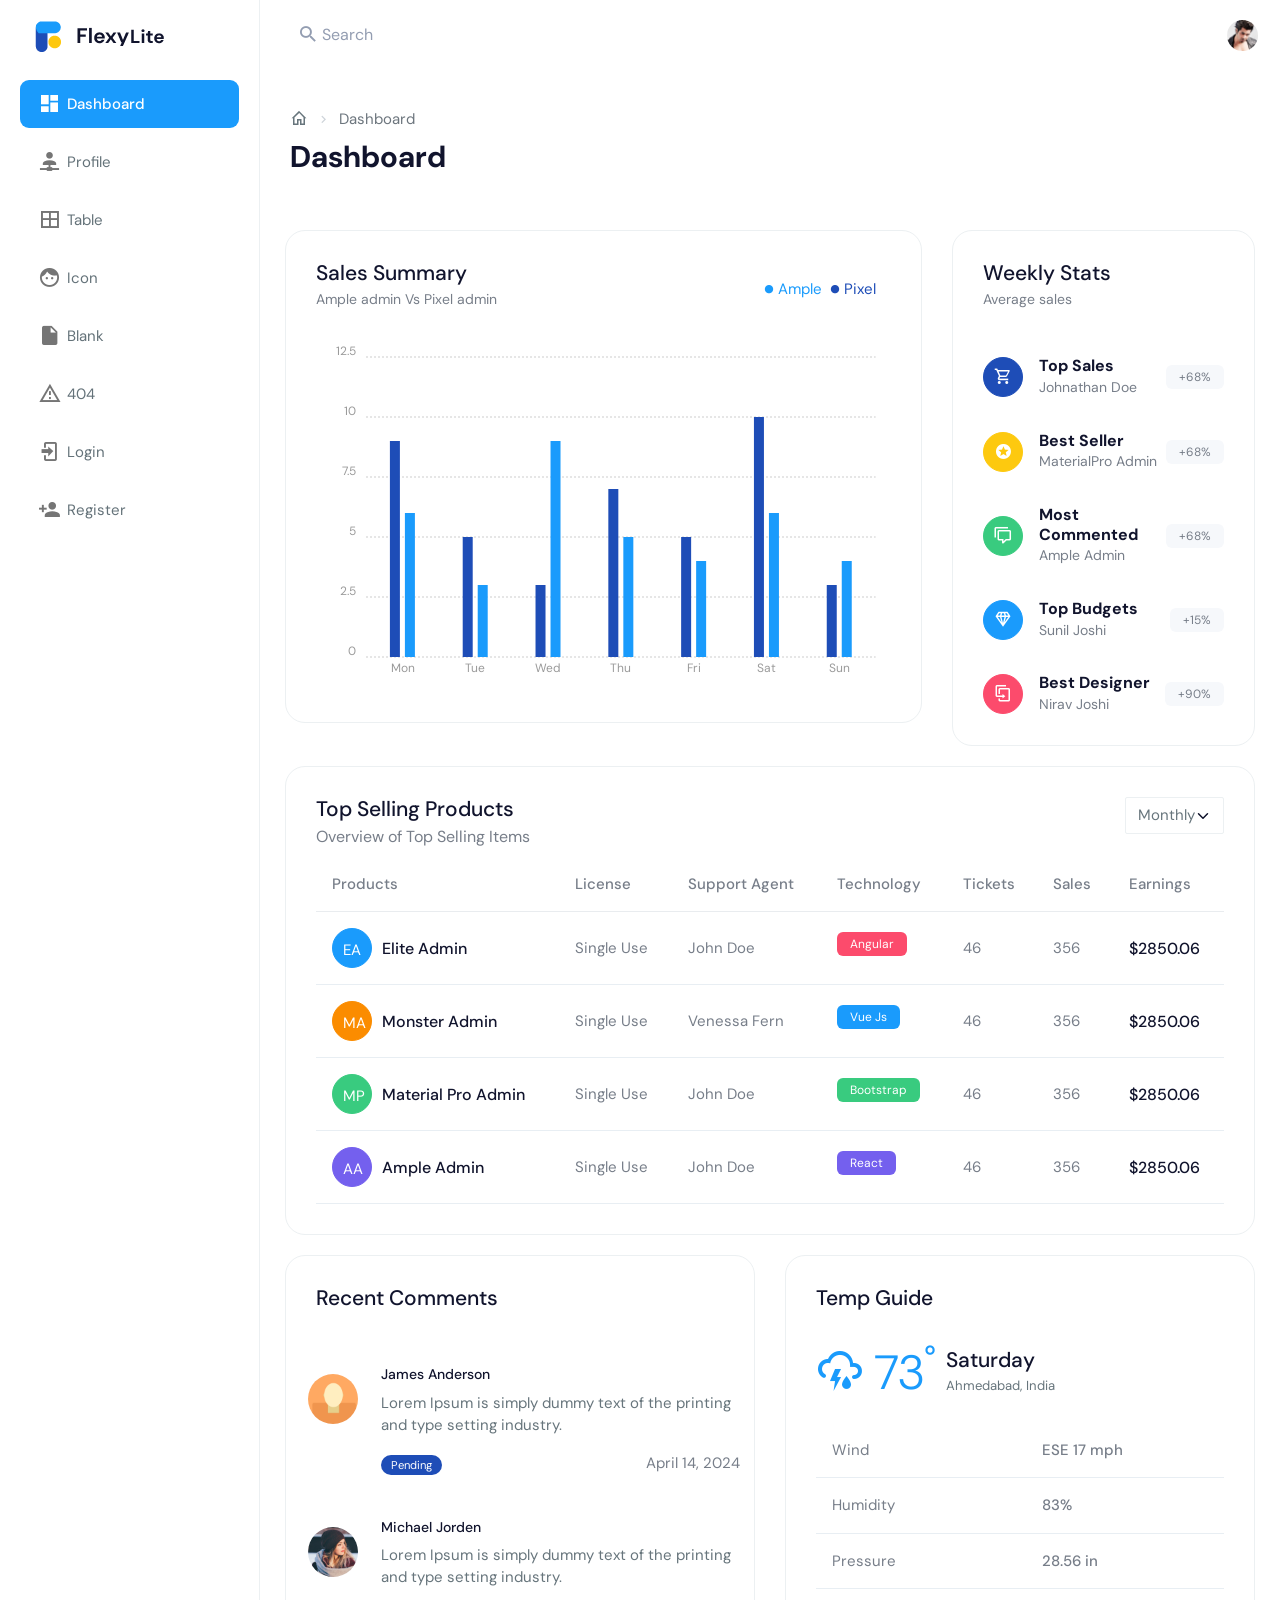
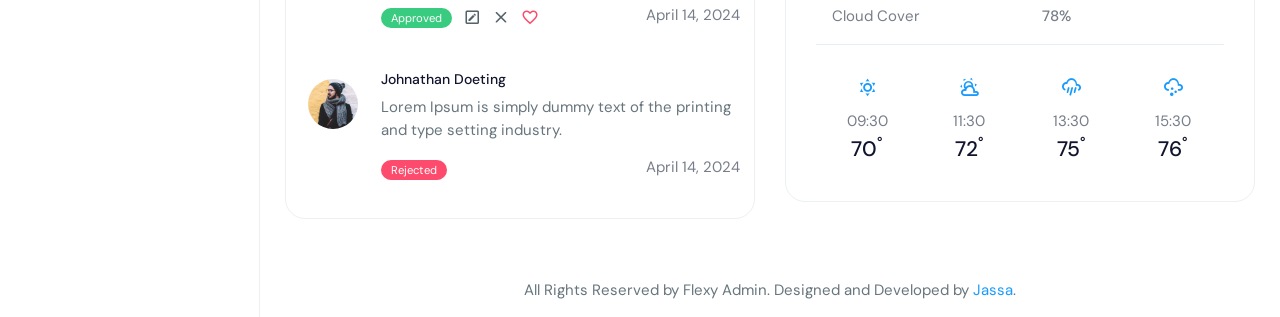
<file: index.html>
<!DOCTYPE html>
<html dir="ltr" lang="en">

<head>
  <meta charset="utf-8" />
  <meta http-equiv="X-UA-Compatible" content="IE=edge" />
  <!-- Tell the browser to be responsive to screen width -->
  <meta name="viewport" content="width=device-width, initial-scale=1" />
 
  <title>Flexy Free Bootstrap Admin Template by Jassa</title>
 
  <link rel="icon" type="image/png" sizes="16x16" href="images/favicon.png" />
  <!-- Custom CSS -->
  <link href="css/chartist.min.css" rel="stylesheet" />
  <link href="css/chartist-plugin-tooltip.css" rel="stylesheet" />
  <!-- Custom CSS -->
  <link href="css/style.min.css" rel="stylesheet" />
  <!-- HTML5 Shim and Respond.js IE8 support of HTML5 elements and media queries -->
  <!-- WARNING: Respond.js doesn't work if you view the page via file:// -->
  <!--[if lt IE 9]>
      <script src="https://oss.maxcdn.com/libs/html5shiv/3.7.0/html5shiv.js"></script>
      <script src="https://oss.maxcdn.com/libs/respond.js/1.4.2/respond.min.js"></script>
    <![endif]-->
</head>

<body>
  <!-- ============================================================== -->
  <!-- Preloader - style you can find in spinners.css -->
  <!-- ============================================================== -->
  <div class="preloader">
    <div class="lds-ripple">
      <div class="lds-pos"></div>
      <div class="lds-pos"></div>
    </div>
  </div>
  <!-- ============================================================== -->
  <!-- Main wrapper - style you can find in pages.scss -->
  <!-- ============================================================== -->
  <div id="main-wrapper" data-layout="vertical" data-navbarbg="skin5" data-sidebartype="full"
    data-sidebar-position="absolute" data-header-position="absolute" data-boxed-layout="full">
    <!-- ============================================================== -->
    <!-- Topbar header - style you can find in pages.scss -->
    <!-- ============================================================== -->
    <header class="topbar" data-navbarbg="skin6">
      <nav class="navbar top-navbar navbar-expand-md navbar-light">
        <div class="navbar-header" data-logobg="skin6">
          <!-- ============================================================== -->
          <!-- Logo -->
          <!-- ============================================================== -->
          <a class="navbar-brand" href="index.html">
            <!-- Logo icon -->
            <b class="logo-icon">
              <!--You can put here icon as well // <i class="wi wi-sunset"></i> //-->
              <!-- Dark Logo icon -->
              <img src="images/logo-icon.png" alt="homepage" class="dark-logo" />
              <!-- Light Logo icon -->
              <img src="images/logo-light-icon.png" alt="homepage" class="light-logo" />
            </b>
            <!--End Logo icon -->
            <!-- Logo text -->
            <span class="logo-text">
              <!-- dark Logo text -->
              <img src="images/logo-text.png" alt="homepage" class="dark-logo" />
              <!-- Light Logo text -->
              <img src="images/logo-light-text.png" class="light-logo" alt="homepage" />
            </span>
          </a>
          <!-- ============================================================== -->
          <!-- End Logo -->
          <!-- ============================================================== -->
          <!-- This is for the sidebar toggle which is visible on mobile only -->
          <a class="nav-toggler waves-effect waves-light d-block d-md-none" href="javascript:void(0)"><i
              class="mdi mdi-menu"></i></a>
        </div>
        <!-- ============================================================== -->
        <!-- End Logo -->
        <!-- ============================================================== -->
        <div class="navbar-collapse collapse" id="navbarSupportedContent" data-navbarbg="skin5">
          <!-- ============================================================== -->
          <!-- toggle and nav items -->
          <!-- ============================================================== -->
          <ul class="navbar-nav float-start me-auto">
            <!-- ============================================================== -->
            <!-- Search -->
            <!-- ============================================================== -->
            <li class="nav-item search-box">
              <a class="nav-link waves-effect waves-dark" href="javascript:void(0)"><i class="mdi mdi-magnify me-1"></i>
                <span class="font-16">Search</span></a>
              <form class="app-search position-absolute">
                <input type="text" class="form-control" placeholder="Search &amp; enter" />
                <a class="srh-btn"><i class="mdi mdi-window-close"></i></a>
              </form>
            </li>
          </ul>
          <!-- ============================================================== -->
          <!-- Right side toggle and nav items -->
          <!-- ============================================================== -->
          <ul class="navbar-nav float-end">
            <!-- ============================================================== -->
            <!-- User profile and search -->
            <!-- ============================================================== -->
            <li class="nav-item dropdown">
              <a class="
                    nav-link
                    dropdown-toggle
                    text-muted
                    waves-effect waves-dark
                    pro-pic
                  " href="#" id="navbarDropdown" role="button" data-bs-toggle="dropdown" aria-expanded="false">
                <img src="images/users/profile.png" alt="user" class="rounded-circle" width="31" />
              </a>
              <ul class="dropdown-menu dropdown-menu-end user-dd animated" aria-labelledby="navbarDropdown">
                <a class="dropdown-item" href="javascript:void(0)"><i class="mdi mdi-account m-r-5 m-l-5"></i> My
                  Profile</a>
                <a class="dropdown-item" href="javascript:void(0)"><i class="mdi mdi-wallet m-r-5 m-l-5"></i> My
                  Balance</a>
                <a class="dropdown-item" href="javascript:void(0)"><i class="mdi mdi-email m-r-5 m-l-5"></i> Inbox</a>
              </ul>
            </li>
            <!-- ============================================================== -->
            <!-- User profile and search -->
            <!-- ============================================================== -->
          </ul>
        </div>
      </nav>
    </header>
    <!-- ============================================================== -->
    <!-- End Topbar header -->
    <!-- ============================================================== -->
    <!-- ============================================================== -->
    <!-- Left Sidebar - style you can find in sidebar.scss  -->
    <!-- ============================================================== -->
    <aside class="left-sidebar" data-sidebarbg="skin6">
      <!-- Sidebar scroll-->
      <div class="scroll-sidebar">
        <!-- Sidebar navigation-->
        <nav class="sidebar-nav">
          <ul id="sidebarnav">
            <li class="sidebar-item">
              <a class="sidebar-link waves-effect waves-dark sidebar-link" href="index.html" aria-expanded="false"><i
                  class="mdi mdi-view-dashboard"></i><span class="hide-menu">Dashboard</span></a>
            </li>
            <li class="sidebar-item">
              <a class="sidebar-link waves-effect waves-dark sidebar-link" href="pages-profile.html"
                aria-expanded="false"><i class="mdi mdi-account-network"></i><span class="hide-menu">Profile</span></a>
            </li>
            <li class="sidebar-item">
              <a class="sidebar-link waves-effect waves-dark sidebar-link" href="table-basic.html"
                aria-expanded="false"><i class="mdi mdi-border-all"></i><span class="hide-menu">Table</span></a>
            </li>
            <li class="sidebar-item">
              <a class="sidebar-link waves-effect waves-dark sidebar-link" href="icon-material.html"
                aria-expanded="false"><i class="mdi mdi-face"></i><span class="hide-menu">Icon</span></a>
            </li>
            <li class="sidebar-item">
              <a class="sidebar-link waves-effect waves-dark sidebar-link" href="starter-kit.html"
                aria-expanded="false"><i class="mdi mdi-file"></i><span class="hide-menu">Blank</span></a>
            </li>
            <li class="sidebar-item">
              <a class="sidebar-link waves-effect waves-dark sidebar-link" href="error-404.html"
                aria-expanded="false"><i class="mdi mdi-alert-outline"></i><span class="hide-menu">404</span></a>
            </li>
            <li class="sidebar-item">
              <a class="sidebar-link waves-effect waves-dark sidebar-link" href="authentication-login.html"
                aria-expanded="false"><i class="mdi mdi-login"></i><span class="hide-menu">Login</span></a>
            </li>
            <li class="sidebar-item">
              <a class="sidebar-link waves-effect waves-dark sidebar-link" href="authentication-register.html"
                aria-expanded="false"><i class="mdi mdi-account-plus"></i><span class="hide-menu">Register</span></a>
            </li>
           
          </ul>
        </nav>
        <!-- End Sidebar navigation -->
      </div>
      <!-- End Sidebar scroll-->
    </aside>
    <!-- ============================================================== -->
    <!-- End Left Sidebar - style you can find in sidebar.scss  -->
    <!-- ============================================================== -->
    <!-- ============================================================== -->
    <!-- Page wrapper  -->
    <!-- ============================================================== -->
    <div class="page-wrapper">
      <!-- ============================================================== -->
      <!-- Bread crumb and right sidebar toggle -->
      <!-- ============================================================== -->
      <div class="page-breadcrumb">
        <div class="row align-items-center">
          <div class="col-6">
            <nav aria-label="breadcrumb">
              <ol class="breadcrumb mb-0 d-flex align-items-center">
                <li class="breadcrumb-item">
                  <a href="index.html" class="link"><i class="mdi mdi-home-outline fs-4"></i></a>
                </li>
                <li class="breadcrumb-item active" aria-current="page">
                  Dashboard
                </li>
              </ol>
            </nav>
            <h1 class="mb-0 fw-bold">Dashboard</h1>
          </div>
          <div class="col-6">
            <div class="text-end upgrade-btn">
             
            </div>
          </div>
        </div>
      </div>
      <!-- ============================================================== -->
      <!-- End Bread crumb and right sidebar toggle -->
      <!-- ============================================================== -->
      <!-- ============================================================== -->
      <!-- Container fluid  -->
      <!-- ============================================================== -->
      <div class="container-fluid">
        <!-- ============================================================== -->
        <!-- Sales chart -->
        <!-- ============================================================== -->
        <div class="row">
          <div class="col-lg-8">
            <div class="card">
              <div class="card-body">
                <div class="d-md-flex align-items-center">
                  <div>
                    <h4 class="card-title">Sales Summary</h4>
                    <h6 class="card-subtitle">Ample admin Vs Pixel admin</h6>
                  </div>
                  <div class="ms-auto d-flex no-block align-items-center">
                    <ul class="
                          list-inline
                          dl
                          d-flex
                          align-items-center
                          m-r-15 m-b-0
                        ">
                      <li class="
                            list-inline-item
                            d-flex
                            align-items-center
                            text-info
                          ">
                        <i class="mdi mdi-checkbox-blank-circle font-10 me-1"></i>
                        Ample
                      </li>
                      <li class="
                            list-inline-item
                            d-flex
                            align-items-center
                            text-primary
                          ">
                        <i class="mdi mdi-checkbox-blank-circle font-10 me-1"></i>
                        Pixel
                      </li>
                    </ul>
                  </div>
                </div>
                <div class="amp-pxl mt-4" style="height: 350px">
                  <div class="chartist-tooltip"></div>
                </div>
              </div>
            </div>
          </div>
          <div class="col-lg-4">
            <div class="card">
              <div class="card-body">
                <h4 class="card-title">Weekly Stats</h4>
                <h6 class="card-subtitle">Average sales</h6>
                <div class="mt-5 pb-3 d-flex align-items-center">
                  <span class="
                        btn btn-primary btn-circle
                        d-flex
                        align-items-center
                      ">
                    <i class="mdi mdi-cart-outline fs-4"></i>
                  </span>
                  <div class="ms-3">
                    <h5 class="mb-0 fw-bold">Top Sales</h5>
                    <span class="text-muted fs-6">Johnathan Doe</span>
                  </div>
                  <div class="ms-auto">
                    <span class="badge bg-light text-muted">+68%</span>
                  </div>
                </div>
                <div class="py-3 d-flex align-items-center">
                  <span class="
                        btn btn-warning btn-circle
                        d-flex
                        align-items-center
                      ">
                    <i class="mdi mdi-star-circle fs-4"></i>
                  </span>
                  <div class="ms-3">
                    <h5 class="mb-0 fw-bold">Best Seller</h5>
                    <span class="text-muted fs-6">MaterialPro Admin</span>
                  </div>
                  <div class="ms-auto">
                    <span class="badge bg-light text-muted">+68%</span>
                  </div>
                </div>
                <div class="py-3 d-flex align-items-center">
                  <span class="
                        btn btn-success btn-circle
                        d-flex
                        align-items-center
                      ">
                    <i class="mdi mdi-comment-multiple-outline text-white fs-4"></i>
                  </span>
                  <div class="ms-3">
                    <h5 class="mb-0 fw-bold">Most Commented</h5>
                    <span class="text-muted fs-6">Ample Admin</span>
                  </div>
                  <div class="ms-auto">
                    <span class="badge bg-light text-muted">+68%</span>
                  </div>
                </div>
                <div class="py-3 d-flex align-items-center">
                  <span class="btn btn-info btn-circle d-flex align-items-center">
                    <i class="mdi mdi-diamond fs-4 text-white"></i>
                  </span>
                  <div class="ms-3">
                    <h5 class="mb-0 fw-bold">Top Budgets</h5>
                    <span class="text-muted fs-6">Sunil Joshi</span>
                  </div>
                  <div class="ms-auto">
                    <span class="badge bg-light text-muted">+15%</span>
                  </div>
                </div>

                <div class="pt-3 d-flex align-items-center">
                  <span class="
                        btn btn-danger btn-circle
                        d-flex
                        align-items-center
                      ">
                    <i class="mdi mdi-content-duplicate fs-4 text-white"></i>
                  </span>
                  <div class="ms-3">
                    <h5 class="mb-0 fw-bold">Best Designer</h5>
                    <span class="text-muted fs-6">Nirav Joshi</span>
                  </div>
                  <div class="ms-auto">
                    <span class="badge bg-light text-muted">+90%</span>
                  </div>
                </div>
              </div>
            </div>
          </div>
        </div>
        <!-- ============================================================== -->
        <!-- Sales chart -->
        <!-- ============================================================== -->
        <!-- ============================================================== -->
        <!-- Table -->
        <!-- ============================================================== -->
        <div class="row">
          <!-- column -->
          <div class="col-12">
            <div class="card">
              <div class="card-body">
                <!-- title -->
                <div class="d-md-flex">
                  <div>
                    <h4 class="card-title">Top Selling Products</h4>
                    <h5 class="card-subtitle">
                      Overview of Top Selling Items
                    </h5>
                  </div>
                  <div class="ms-auto">
                    <div class="dl">
                      <select class="form-select shadow-none">
                        <option value="0" selected>Monthly</option>
                        <option value="1">Daily</option>
                        <option value="2">Weekly</option>
                        <option value="3">Yearly</option>
                      </select>
                    </div>
                  </div>
                </div>
                <!-- title -->
                <div class="table-responsive">
                  <table class="table mb-0 table-hover align-middle text-nowrap">
                    <thead>
                      <tr>
                        <th class="border-top-0">Products</th>
                        <th class="border-top-0">License</th>
                        <th class="border-top-0">Support Agent</th>
                        <th class="border-top-0">Technology</th>
                        <th class="border-top-0">Tickets</th>
                        <th class="border-top-0">Sales</th>
                        <th class="border-top-0">Earnings</th>
                      </tr>
                    </thead>
                    <tbody>
                      <tr>
                        <td>
                          <div class="d-flex align-items-center">
                            <div class="m-r-10">
                              <a class="
                                    btn btn-circle
                                    d-flex
                                    btn-info
                                    text-white
                                  ">EA</a>
                            </div>
                            <div class="">
                              <h4 class="m-b-0 font-16">Elite Admin</h4>
                            </div>
                          </div>
                        </td>
                        <td>Single Use</td>
                        <td>John Doe</td>
                        <td>
                          <label class="badge bg-danger">Angular</label>
                        </td>
                        <td>46</td>
                        <td>356</td>
                        <td>
                          <h5 class="m-b-0">$2850.06</h5>
                        </td>
                      </tr>
                      <tr>
                        <td>
                          <div class="d-flex align-items-center">
                            <div class="m-r-10">
                              <a class="
                                    btn btn-circle
                                    d-flex
                                    btn-orange
                                    text-white
                                  ">MA</a>
                            </div>
                            <div class="">
                              <h4 class="m-b-0 font-16">Monster Admin</h4>
                            </div>
                          </div>
                        </td>
                        <td>Single Use</td>
                        <td>Venessa Fern</td>
                        <td>
                          <label class="badge bg-info">Vue Js</label>
                        </td>
                        <td>46</td>
                        <td>356</td>
                        <td>
                          <h5 class="m-b-0">$2850.06</h5>
                        </td>
                      </tr>
                      <tr>
                        <td>
                          <div class="d-flex align-items-center">
                            <div class="m-r-10">
                              <a class="
                                    btn btn-circle
                                    d-flex
                                    btn-success
                                    text-white
                                  ">MP</a>
                            </div>
                            <div class="">
                              <h4 class="m-b-0 font-16">
                                Material Pro Admin
                              </h4>
                            </div>
                          </div>
                        </td>
                        <td>Single Use</td>
                        <td>John Doe</td>
                        <td>
                          <label class="badge bg-success">Bootstrap</label>
                        </td>
                        <td>46</td>
                        <td>356</td>
                        <td>
                          <h5 class="m-b-0">$2850.06</h5>
                        </td>
                      </tr>
                      <tr>
                        <td>
                          <div class="d-flex align-items-center">
                            <div class="m-r-10">
                              <a class="
                                    btn btn-circle
                                    d-flex
                                    btn-purple
                                    text-white
                                  ">AA</a>
                            </div>
                            <div class="">
                              <h4 class="m-b-0 font-16">Ample Admin</h4>
                            </div>
                          </div>
                        </td>
                        <td>Single Use</td>
                        <td>John Doe</td>
                        <td>
                          <label class="badge bg-purple">React</label>
                        </td>
                        <td>46</td>
                        <td>356</td>
                        <td>
                          <h5 class="m-b-0">$2850.06</h5>
                        </td>
                      </tr>
                    </tbody>
                  </table>
                </div>
              </div>
            </div>
          </div>
        </div>
        <!-- ============================================================== -->
        <!-- Table -->
        <!-- ============================================================== -->
        <!-- ============================================================== -->
        <!-- Recent comment and chats -->
        <!-- ============================================================== -->
        <div class="row">
          <!-- column -->
          <div class="col-lg-6">
            <div class="card">
              <div class="card-body">
                <h4 class="card-title">Recent Comments</h4>
              </div>
              <div class="comment-widgets scrollable">
                <!-- Comment Row -->
                <div class="d-flex flex-row comment-row m-t-0">
                  <div class="p-2">
                    <img src="images/users/1.jpg" alt="user" width="50" class="rounded-circle" />
                  </div>
                  <div class="comment-text w-100">
                    <h6 class="font-medium">James Anderson</h6>
                    <span class="m-b-15 d-block">Lorem Ipsum is simply dummy text of the printing and
                      type setting industry.
                    </span>
                    <div class="comment-footer">
                      <span class="text-muted float-end">April 14, 2024</span>
                      <span class="label label-rounded label-primary">Pending</span>
                      <span class="action-icons">
                        <a href="javascript:void(0)"><i class="mdi mdi-pencil-box-outline fs-4"></i></a>
                        <a href="javascript:void(0)"><i class="mdi mdi-check fs-4"></i></a>
                        <a href="javascript:void(0)"><i class="mdi mdi-heart-outline fs-4"></i></a>
                      </span>
                    </div>
                  </div>
                </div>
                <!-- Comment Row -->
                <div class="d-flex flex-row comment-row">
                  <div class="p-2">
                    <img src="images/users/4.jpg" alt="user" width="50" class="rounded-circle" />
                  </div>
                  <div class="comment-text active w-100">
                    <h6 class="font-medium">Michael Jorden</h6>
                    <span class="m-b-15 d-block">Lorem Ipsum is simply dummy text of the printing and
                      type setting industry.
                    </span>
                    <div class="comment-footer">
                      <span class="text-muted float-end">April 14, 2024</span>
                      <span class="label label-success label-rounded">Approved</span>
                      <span class="action-icons active">
                        <a href="javascript:void(0)"><i class="mdi mdi-pencil-box-outline fs-4"></i></a>
                        <a href="javascript:void(0)"><i class="mdi mdi-window-close fs-4"></i></a>
                        <a href="javascript:void(0)"><i class="mdi mdi-heart-outline fs-4 text-danger"></i></a>
                      </span>
                    </div>
                  </div>
                </div>
                <!-- Comment Row -->
                <div class="d-flex flex-row comment-row">
                  <div class="p-2">
                    <img src="images/users/5.jpg" alt="user" width="50" class="rounded-circle" />
                  </div>
                  <div class="comment-text w-100">
                    <h6 class="font-medium">Johnathan Doeting</h6>
                    <span class="m-b-15 d-block">Lorem Ipsum is simply dummy text of the printing and
                      type setting industry.
                    </span>
                    <div class="comment-footer">
                      <span class="text-muted float-end">April 14, 2024</span>
                      <span class="label label-rounded label-danger">Rejected</span>
                      <span class="action-icons">
                        <a href="javascript:void(0)"><i class="mdi mdi-pencil-box-outline fs-4"></i></a>
                        <a href="javascript:void(0)"><i class="mdi mdi-check fs-4"></i></a>
                        <a href="javascript:void(0)"><i class="mdi mdi-heart-outline fs-4"></i></a>
                      </span>
                    </div>
                  </div>
                </div>
              </div>
            </div>
          </div>
          <!-- column -->
          <div class="col-lg-6">
            <div class="card">
              <div class="card-body">
                <h4 class="card-title">Temp Guide</h4>
                <div class="d-flex align-items-center flex-row m-t-30">
                  <div class="display-5 text-info">
                    <i class="mdi mdi-weather-lightning-rainy"></i>
                    <span>73<sup>°</sup></span>
                  </div>
                  <div class="m-l-10">
                    <h3 class="m-b-0">Saturday</h3>
                    <small>Ahmedabad, India</small>
                  </div>
                </div>
                <table class="table no-border mini-table m-t-20">
                  <tbody>
                    <tr>
                      <td class="text-muted">Wind</td>
                      <td class="font-medium">ESE 17 mph</td>
                    </tr>
                    <tr>
                      <td class="text-muted">Humidity</td>
                      <td class="font-medium">83%</td>
                    </tr>
                    <tr>
                      <td class="text-muted">Pressure</td>
                      <td class="font-medium">28.56 in</td>
                    </tr>
                    <tr>
                      <td class="text-muted">Cloud Cover</td>
                      <td class="font-medium">78%</td>
                    </tr>
                  </tbody>
                </table>
                <ul class="row list-style-none text-center m-t-30">
                  <li class="col-3">
                    <h4 class="text-info">
                      <i class="mdi mdi-weather-sunny fs-3"></i>
                    </h4>
                    <span class="d-block text-muted">09:30</span>
                    <h3 class="m-t-5">70<sup>°</sup></h3>
                  </li>
                  <li class="col-3">
                    <h4 class="text-info">
                      <i class="mdi mdi-weather-partlycloudy fs-3"></i>
                    </h4>
                    <span class="d-block text-muted">11:30</span>
                    <h3 class="m-t-5">72<sup>°</sup></h3>
                  </li>
                  <li class="col-3">
                    <h4 class="text-info">
                      <i class="mdi mdi-weather-pouring fs-3"></i>
                    </h4>
                    <span class="d-block text-muted">13:30</span>
                    <h3 class="m-t-5">75<sup>°</sup></h3>
                  </li>
                  <li class="col-3">
                    <h4 class="text-info">
                      <i class="mdi mdi-weather-hail fs-3"></i>
                    </h4>
                    <span class="d-block text-muted">15:30</span>
                    <h3 class="m-t-5">76<sup>°</sup></h3>
                  </li>
                </ul>
              </div>
            </div>
          </div>
        </div>
        <!-- ============================================================== -->
        <!-- Recent comment and chats -->
        <!-- ============================================================== -->
      </div>
      <!-- ============================================================== -->
      <!-- End Container fluid  -->
      <!-- ============================================================== -->
      <!-- ============================================================== -->
      <!-- footer -->
      <!-- ============================================================== -->
      <footer class="footer text-center">
        All Rights Reserved by Flexy Admin. Designed and Developed by
        <a href="#">Jassa</a>.
      </footer>
      <!-- ============================================================== -->
      <!-- End footer -->
      <!-- ============================================================== -->
    </div>
    <!-- ============================================================== -->
    <!-- End Page wrapper  -->
    <!-- ============================================================== -->
  </div>
  <!-- ============================================================== -->
  <!-- End Wrapper -->
  <!-- ============================================================== -->
  <!-- ============================================================== -->
  <!-- All Jquery -->
  <!-- ============================================================== -->
  <script src="js/jquery.min.js"></script>
  <!-- Bootstrap tether Core JavaScript -->
  <script src="js/bootstrap.bundle.min.js"></script>
  <script src="js/app-style-switcher.js"></script>
  <!--Wave Effects -->
  <script src="js/waves.js"></script>
  <!--Menu sidebar -->
  <script src="js/sidebarmenu.js"></script>
  <!--Custom JavaScript -->
  <script src="js/custom.js"></script>
  <!--This page JavaScript -->
  <!--chartis chart-->
  <script src="js/chartist.min.js"></script>
  <script src="js/chartist-plugin-tooltip.min.js"></script>
  <script src="js/dashboard1.js"></script>
</body>

</html>
</file>
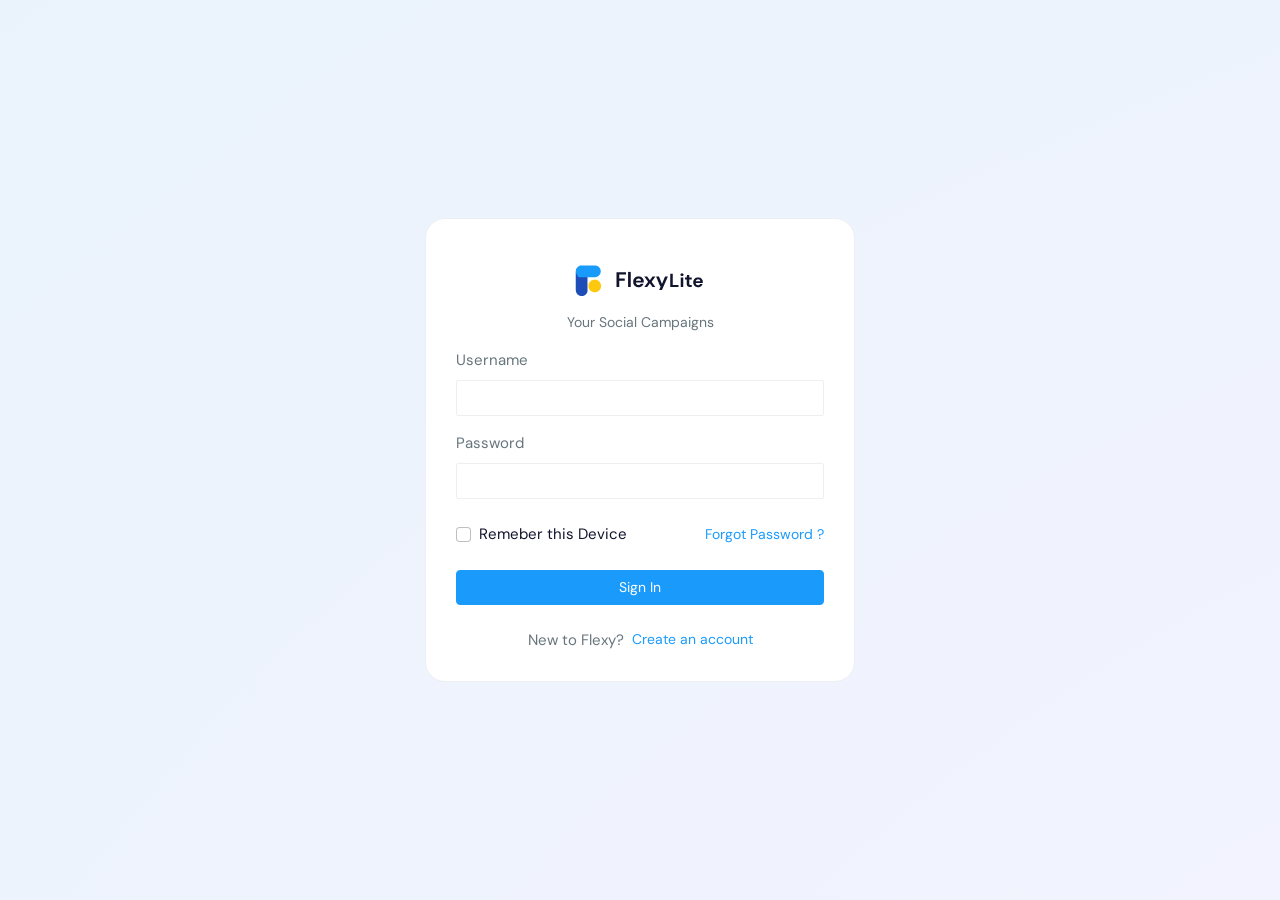
<file: authentication-login.html>
<!DOCTYPE html>
<html dir="ltr" lang="en">

<head>
  <meta charset="utf-8" />
  <meta http-equiv="X-UA-Compatible" content="IE=edge" />
  <!-- Tell the browser to be responsive to screen width -->
  <meta name="viewport" content="width=device-width, initial-scale=1" />
 
  <title>Flexy Free Bootstrap Admin Template by Jassa</title>
 
  <link rel="icon" type="image/png" sizes="16x16" href="images/favicon.png" />
  <!-- Custom CSS -->
  <link href="css/chartist.min.css" rel="stylesheet" />
  <link href="css/chartist-plugin-tooltip.css" rel="stylesheet" />
  <!-- Custom CSS -->
  <link href="css/style.min.css" rel="stylesheet" />
  <!-- HTML5 Shim and Respond.js IE8 support of HTML5 elements and media queries -->
  <!-- WARNING: Respond.js doesn't work if you view the page via file:// -->
  <!--[if lt IE 9]>
      <script src="https://oss.maxcdn.com/libs/html5shiv/3.7.0/html5shiv.js"></script>
      <script src="https://oss.maxcdn.com/libs/respond.js/1.4.2/respond.min.js"></script>
    <![endif]-->
</head>

<body>
 
<!DOCTYPE html>
<html dir="ltr" lang="en">

<head>
  <meta charset="utf-8" />
  <meta http-equiv="X-UA-Compatible" content="IE=edge" />
  <!-- Tell the browser to be responsive to screen width -->
  <meta name="viewport" content="width=device-width, initial-scale=1" />
 
  <title>Flexy Free Bootstrap Admin Template by Jassa</title>
 
  <link rel="icon" type="image/png" sizes="16x16" href="images/favicon.png" />
  <!-- Custom CSS -->
  <link href="css/chartist.min.css" rel="stylesheet" />
  <link href="css/chartist-plugin-tooltip.css" rel="stylesheet" />
  <!-- Custom CSS -->
  <link href="css/style.min.css" rel="stylesheet" />
  <!-- HTML5 Shim and Respond.js IE8 support of HTML5 elements and media queries -->
  <!-- WARNING: Respond.js doesn't work if you view the page via file:// -->
  <!--[if lt IE 9]>
      <script src="https://oss.maxcdn.com/libs/html5shiv/3.7.0/html5shiv.js"></script>
      <script src="https://oss.maxcdn.com/libs/respond.js/1.4.2/respond.min.js"></script>
    <![endif]-->
</head>

<body>
    <div class="main-wrapper">
        <!-- ============================================================== -->
        <!-- Preloader - style you can find in spinners.css -->
        <!-- ============================================================== -->
        <div class="preloader">
          <div class="lds-ripple">
            <div class="lds-pos"></div>
            <div class="lds-pos"></div>
          </div>
        </div>
        <!-- ============================================================== -->
        <!-- Preloader - style you can find in spinners.css -->
        <!-- ============================================================== -->
        <!-- ============================================================== -->
        <!-- Login box.scss -->
        <!-- ============================================================== -->
        <div
          class="position-relative overflow-hidden radial-gradient min-vh-100 d-flex align-items-center justify-content-center">
          <div class="d-flex align-items-center justify-content-center w-100">
            <div class="row justify-content-center w-100">
              <div class="col-md-8 col-lg-6 col-xxl-3 auth-card">
                <div class="card mb-0">
                  <div class="card-body">
                    <a href="./index.html" class="text-nowrap logo-img text-center d-block py-3 w-100">
                      <!-- Logo icon -->
                      <b class="logo-icon me-2">
                        <!--You can put here icon as well // <i class="wi wi-sunset"></i> //-->
                        <!-- Dark Logo icon -->
                        <img src="images/logo-icon.png" alt="homepage" class="dark-logo" />
                      </b>
                      <!--End Logo icon -->
                      <!-- Logo text -->
                      <span class="logo-text">
                        <!-- dark Logo text -->
                        <img src="images/logo-text.png" alt="homepage" class="dark-logo" />                    
                      </span>
                    </a>
                    <p class="text-center font-14">Your Social Campaigns</p>
                    <form>
                      <div class="mb-3">
                        <label for="exampleInputEmail1" class="form-label">Username</label>
                        <input type="email" class="form-control" id="exampleInputEmail1" aria-describedby="emailHelp">
                      </div>
                      <div class="mb-4">
                        <label for="exampleInputPassword1" class="form-label">Password</label>
                        <input type="password" class="form-control" id="exampleInputPassword1">
                      </div>
                      <div class="d-flex align-items-center justify-content-between mb-4">
                        <div class="form-check mb-0">
                          <input class="form-check-input info" type="checkbox" value="" id="flexCheckChecked">
                          <label class="form-check-label text-dark mb-0" for="flexCheckChecked">
                            Remeber this Device
                          </label>
                        </div>
                        <a class="text-info font-14" href="./index.html">Forgot Password ?</a>
                      </div>
                      <a href="./index.html" class="btn btn-info w-100 py-8 mb-4 font-14">Sign In</a>
                      <div class="d-flex align-items-center justify-content-center">
                        <p class="mb-0">New to Flexy?</p>
                        <a class="text-info ms-2 font-14" href="./authentication-register.html">Create an
                          account</a>
                      </div>
                    </form>
                  </div>
                </div>
              </div>
            </div>
          </div>
        </div>
        <!-- ============================================================== -->
        <!-- Login box.scss -->
        <!-- ============================================================== -->
        <!-- ============================================================== -->
        <!-- Page wrapper scss in scafholding.scss -->
        <!-- ============================================================== -->
        <!-- ============================================================== -->
        <!-- Page wrapper scss in scafholding.scss -->
        <!-- ============================================================== -->
        <!-- ============================================================== -->
        <!-- Right Sidebar -->
        <!-- ============================================================== -->
        <!-- ============================================================== -->
        <!-- Right Sidebar -->
        <!-- ============================================================== -->
      </div>
      <!-- ============================================================== -->
      <!-- All Required js -->
      <!-- ============================================================== -->
  <script src="js/jquery.min.js"></script>
  <!-- Bootstrap tether Core JavaScript -->
  <script src="js/bootstrap.bundle.min.js"></script>
  <script src="js/app-style-switcher.js"></script>
  <!--Wave Effects -->
  <script src="js/waves.js"></script>
  <!--Menu sidebar -->
  <script src="js/sidebarmenu.js"></script>
  <!--Custom JavaScript -->
  <script src="js/custom.js"></script>
  <!--This page JavaScript -->
  <!--chartis chart-->
  <script src="js/chartist.min.js"></script>
  <script src="js/chartist-plugin-tooltip.min.js"></script>
  <script src="js/dashboard1.js"></script>
</body>

</html>
</file>
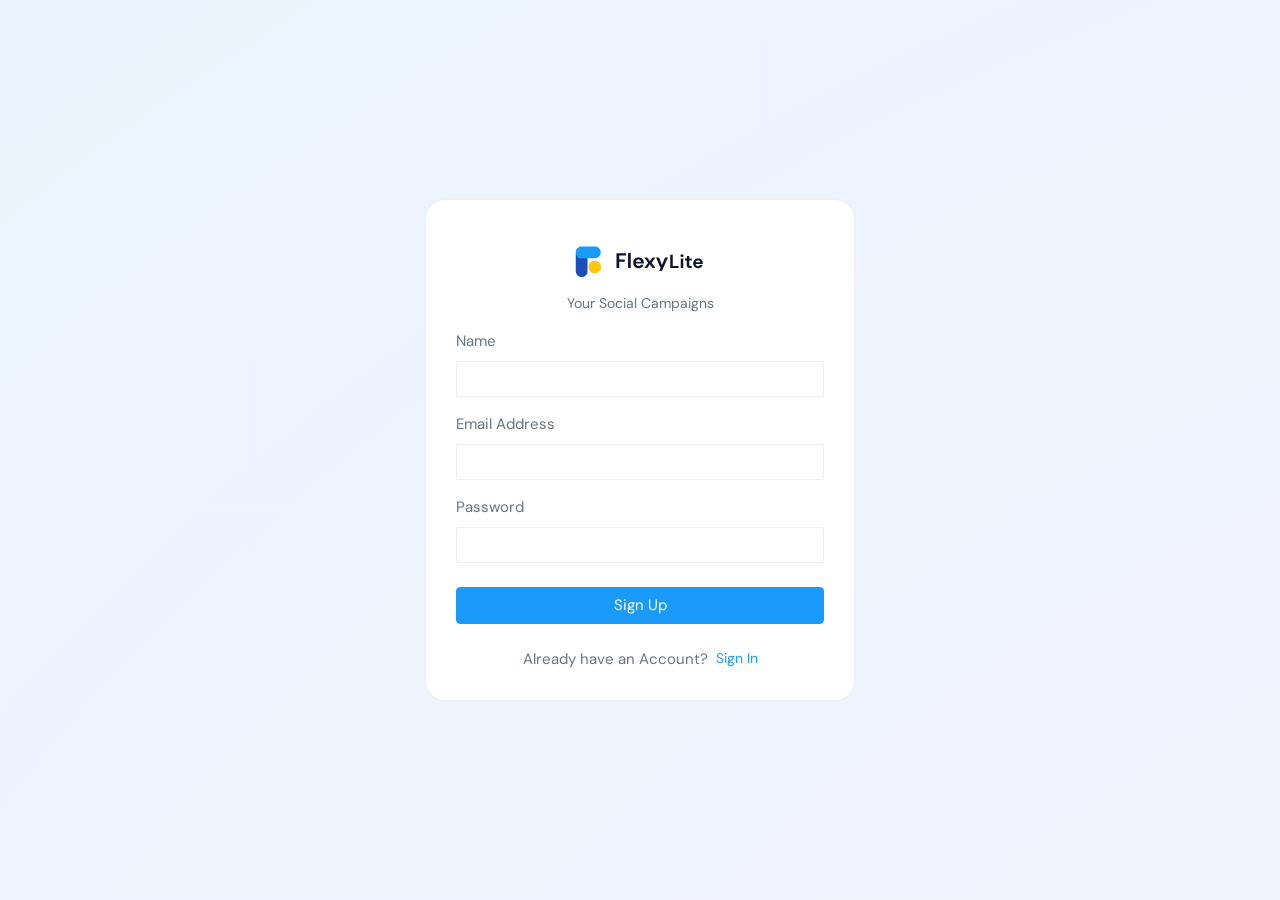
<file: authentication-register.html>
<!DOCTYPE html>
<html dir="ltr" lang="en">

<head>
  <meta charset="utf-8" />
  <meta http-equiv="X-UA-Compatible" content="IE=edge" />
  <!-- Tell the browser to be responsive to screen width -->
  <meta name="viewport" content="width=device-width, initial-scale=1" />
 
  <title>Flexy Free Bootstrap Admin Template by Jassa</title>
 
  <link rel="icon" type="image/png" sizes="16x16" href="images/favicon.png" />
  <!-- Custom CSS -->
  <link href="css/chartist.min.css" rel="stylesheet" />
  <link href="css/chartist-plugin-tooltip.css" rel="stylesheet" />
  <!-- Custom CSS -->
  <link href="css/style.min.css" rel="stylesheet" />
  <!-- HTML5 Shim and Respond.js IE8 support of HTML5 elements and media queries -->
  <!-- WARNING: Respond.js doesn't work if you view the page via file:// -->
  <!--[if lt IE 9]>
      <script src="https://oss.maxcdn.com/libs/html5shiv/3.7.0/html5shiv.js"></script>
      <script src="https://oss.maxcdn.com/libs/respond.js/1.4.2/respond.min.js"></script>
    <![endif]-->
</head>

<body>
 
<!DOCTYPE html>
<html dir="ltr" lang="en">

<head>
  <meta charset="utf-8" />
  <meta http-equiv="X-UA-Compatible" content="IE=edge" />
  <!-- Tell the browser to be responsive to screen width -->
  <meta name="viewport" content="width=device-width, initial-scale=1" />
 
  <title>Flexy Free Bootstrap Admin Template by Jassa</title>
 
  <link rel="icon" type="image/png" sizes="16x16" href="images/favicon.png" />
  <!-- Custom CSS -->
  <link href="css/chartist.min.css" rel="stylesheet" />
  <link href="css/chartist-plugin-tooltip.css" rel="stylesheet" />
  <!-- Custom CSS -->
  <link href="css/style.min.css" rel="stylesheet" />
  <!-- HTML5 Shim and Respond.js IE8 support of HTML5 elements and media queries -->
  <!-- WARNING: Respond.js doesn't work if you view the page via file:// -->
  <!--[if lt IE 9]>
      <script src="https://oss.maxcdn.com/libs/html5shiv/3.7.0/html5shiv.js"></script>
      <script src="https://oss.maxcdn.com/libs/respond.js/1.4.2/respond.min.js"></script>
    <![endif]-->
</head>

<body>
    <div class="main-wrapper">
        <!-- ============================================================== -->
        <!-- Preloader - style you can find in spinners.css -->
        <!-- ============================================================== -->
        <div class="preloader">
          <div class="lds-ripple">
            <div class="lds-pos"></div>
            <div class="lds-pos"></div>
          </div>
        </div>
        <!-- ============================================================== -->
        <!-- Preloader - style you can find in spinners.css -->
        <!-- ============================================================== -->
        <!-- ============================================================== -->
        <!-- Login box.scss -->
        <!-- ============================================================== -->
        <div
          class="position-relative overflow-hidden radial-gradient min-vh-100 d-flex align-items-center justify-content-center">
          <div class="d-flex align-items-center justify-content-center w-100">
            <div class="row justify-content-center w-100">
              <div class="col-md-8 col-lg-6 col-xxl-3 auth-card">
                <div class="card mb-0">
                  <div class="card-body">
                    <a href="./index.html" class="text-nowrap logo-img text-center d-block py-3 w-100">
                      <!-- Logo icon -->
                      <b class="logo-icon me-2">
                        <!--You can put here icon as well // <i class="wi wi-sunset"></i> //-->
                        <!-- Dark Logo icon -->
                        <img src="images/logo-icon.png" alt="homepage" class="dark-logo" />
                      </b>
                      <!--End Logo icon -->
                      <!-- Logo text -->
                      <span class="logo-text">
                        <!-- dark Logo text -->
                        <img src="images/logo-text.png" alt="homepage" class="dark-logo" />                    
                      </span>
                    </a>
                    <p class="text-center font-14">Your Social Campaigns</p>
                    <form>
                      <div class="mb-3">
                        <label for="exampleInputtext1" class="form-label">Name</label>
                        <input type="text" class="form-control" id="exampleInputtext1" aria-describedby="textHelp">
                      </div>
                      <div class="mb-3">
                        <label for="exampleInputEmail1" class="form-label">Email Address</label>
                        <input type="email" class="form-control" id="exampleInputEmail1" aria-describedby="emailHelp">
                      </div>
                      <div class="mb-4">
                        <label for="exampleInputPassword1" class="form-label">Password</label>
                        <input type="password" class="form-control" id="exampleInputPassword1">
                      </div>
                      <a href="./index.html" class="btn btn-info w-100 py-8 mb-4">Sign Up</a>
                      <div class="d-flex align-items-center justify-content-center">
                        <p class="mb-0">Already have an Account?</p>
                        <a class="text-info ms-2 font-14" href="./authentication-login.html">Sign In</a>
                      </div>
                    </form>
                  </div>
                </div>
              </div>
            </div>
          </div>
        </div>
        <!-- ============================================================== -->
        <!-- Login box.scss -->
        <!-- ============================================================== -->
        <!-- ============================================================== -->
        <!-- Page wrapper scss in scafholding.scss -->
        <!-- ============================================================== -->
        <!-- ============================================================== -->
        <!-- Page wrapper scss in scafholding.scss -->
        <!-- ============================================================== -->
        <!-- ============================================================== -->
        <!-- Right Sidebar -->
        <!-- ============================================================== -->
        <!-- ============================================================== -->
        <!-- Right Sidebar -->
        <!-- ============================================================== -->
      </div>
      <!-- ============================================================== -->
      <!-- All Required js -->
      <!-- ============================================================== -->
  <script src="js/jquery.min.js"></script>
  <!-- Bootstrap tether Core JavaScript -->
  <script src="js/bootstrap.bundle.min.js"></script>
  <script src="js/app-style-switcher.js"></script>
  <!--Wave Effects -->
  <script src="js/waves.js"></script>
  <!--Menu sidebar -->
  <script src="js/sidebarmenu.js"></script>
  <!--Custom JavaScript -->
  <script src="js/custom.js"></script>
  <!--This page JavaScript -->
  <!--chartis chart-->
  <script src="js/chartist.min.js"></script>
  <script src="js/chartist-plugin-tooltip.min.js"></script>
  <script src="js/dashboard1.js"></script>
</body>

</html>
</file>
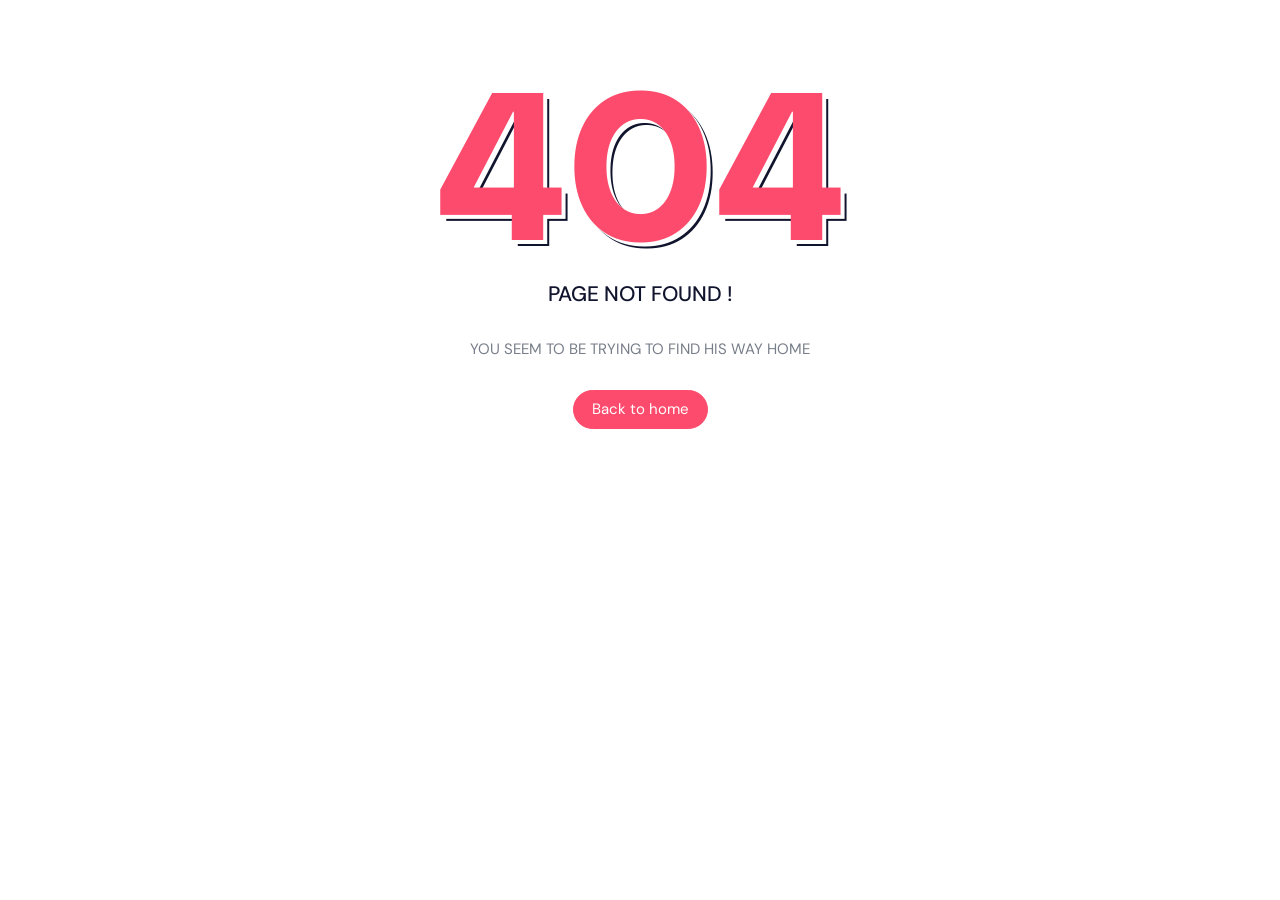
<file: error-404.html>
<!DOCTYPE html>
<html dir="ltr" lang="en">

<head>
  <meta charset="utf-8" />
  <meta http-equiv="X-UA-Compatible" content="IE=edge" />
  <!-- Tell the browser to be responsive to screen width -->
  <meta name="viewport" content="width=device-width, initial-scale=1" />
 
  <title>Flexy Free Bootstrap Admin Template by Jassa</title>
 
  <link rel="icon" type="image/png" sizes="16x16" href="images/favicon.png" />
  <!-- Custom CSS -->
  <link href="css/chartist.min.css" rel="stylesheet" />
  <link href="css/chartist-plugin-tooltip.css" rel="stylesheet" />
  <!-- Custom CSS -->
  <link href="css/style.min.css" rel="stylesheet" />
  <!-- HTML5 Shim and Respond.js IE8 support of HTML5 elements and media queries -->
  <!-- WARNING: Respond.js doesn't work if you view the page via file:// -->
  <!--[if lt IE 9]>
      <script src="https://oss.maxcdn.com/libs/html5shiv/3.7.0/html5shiv.js"></script>
      <script src="https://oss.maxcdn.com/libs/respond.js/1.4.2/respond.min.js"></script>
    <![endif]-->
</head>

<body>
 
<!DOCTYPE html>
<html dir="ltr" lang="en">

<head>
  <meta charset="utf-8" />
  <meta http-equiv="X-UA-Compatible" content="IE=edge" />
  <!-- Tell the browser to be responsive to screen width -->
  <meta name="viewport" content="width=device-width, initial-scale=1" />
 
  <title>Flexy Free Bootstrap Admin Template by Jassa</title>
 
  <link rel="icon" type="image/png" sizes="16x16" href="images/favicon.png" />
  <!-- Custom CSS -->
  <link href="css/chartist.min.css" rel="stylesheet" />
  <link href="css/chartist-plugin-tooltip.css" rel="stylesheet" />
  <!-- Custom CSS -->
  <link href="css/style.min.css" rel="stylesheet" />
  <!-- HTML5 Shim and Respond.js IE8 support of HTML5 elements and media queries -->
  <!-- WARNING: Respond.js doesn't work if you view the page via file:// -->
  <!--[if lt IE 9]>
      <script src="https://oss.maxcdn.com/libs/html5shiv/3.7.0/html5shiv.js"></script>
      <script src="https://oss.maxcdn.com/libs/respond.js/1.4.2/respond.min.js"></script>
    <![endif]-->
</head>

<body>
    <div class="main-wrapper">
        <!-- ============================================================== -->
        <!-- Preloader - style you can find in spinners.css -->
        <!-- ============================================================== -->
        <div class="preloader">
          <div class="lds-ripple">
            <div class="lds-pos"></div>
            <div class="lds-pos"></div>
          </div>
        </div>
        <!-- ============================================================== -->
        <!-- Preloader - style you can find in spinners.css -->
        <!-- ============================================================== -->
        <!-- ============================================================== -->
        <!-- Login box.scss -->
        <!-- ============================================================== -->
        <div class="error-box">
          <div class="error-body text-center">
            <h1 class="error-title text-danger">404</h1>
            <h3 class="text-uppercase error-subtitle">PAGE NOT FOUND !</h3>
            <p class="text-muted m-t-30 m-b-30">
              YOU SEEM TO BE TRYING TO FIND HIS WAY HOME
            </p>
            <a href="index.html" class="
                  btn btn-danger btn-rounded
                  waves-effect waves-light
                  m-b-40
                  text-white
                ">Back to home</a>
          </div>
        </div>
        <!-- ============================================================== -->
        <!-- Login box.scss -->
        <!-- ============================================================== -->
        <!-- ============================================================== -->
        <!-- Page wrapper scss in scafholding.scss -->
        <!-- ============================================================== -->
        <!-- ============================================================== -->
        <!-- Page wrapper scss in scafholding.scss -->
        <!-- ============================================================== -->
        <!-- ============================================================== -->
        <!-- Right Sidebar -->
        <!-- ============================================================== -->
        <!-- ============================================================== -->
        <!-- Right Sidebar -->
        <!-- ============================================================== -->
      </div>
      <!-- ============================================================== -->
      <!-- All Required js -->
      <!-- ============================================================== -->
  <script src="js/jquery.min.js"></script>
  <!-- Bootstrap tether Core JavaScript -->
  <script src="js/bootstrap.bundle.min.js"></script>
  <script src="js/app-style-switcher.js"></script>
  <!--Wave Effects -->
  <script src="js/waves.js"></script>
  <!--Menu sidebar -->
  <script src="js/sidebarmenu.js"></script>
  <!--Custom JavaScript -->
  <script src="js/custom.js"></script>
  <!--This page JavaScript -->
  <!--chartis chart-->
  <script src="js/chartist.min.js"></script>
  <script src="js/chartist-plugin-tooltip.min.js"></script>
  <script src="js/dashboard1.js"></script>
</body>

</html>
</file>
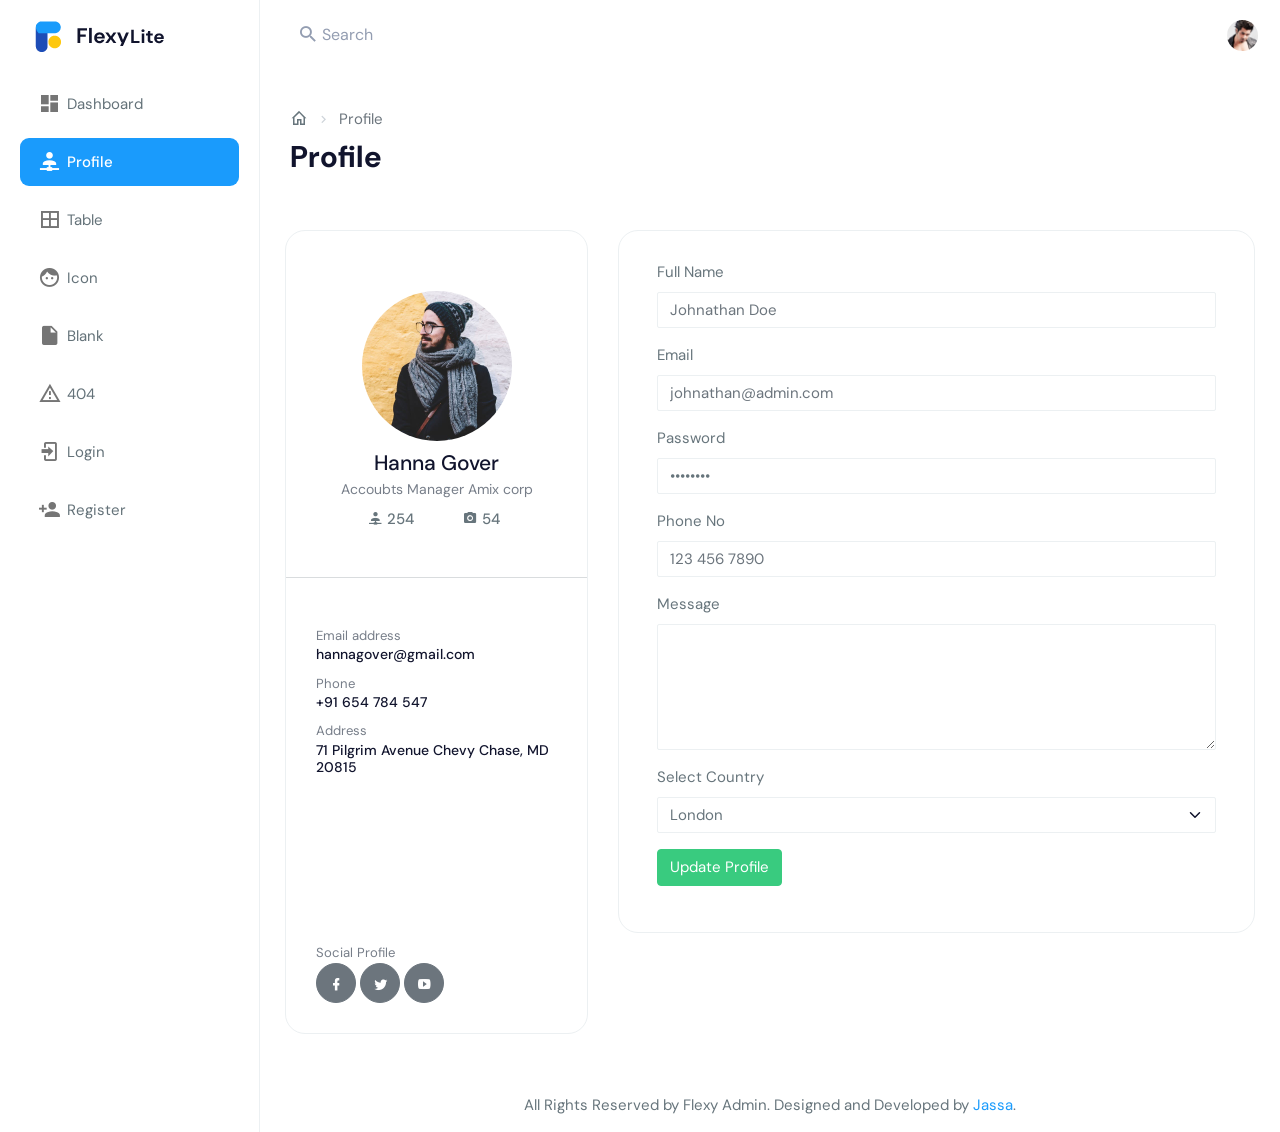
<file: pages-profile.html>
<!DOCTYPE html>
<html dir="ltr" lang="en">

<head>
  <meta charset="utf-8" />
  <meta http-equiv="X-UA-Compatible" content="IE=edge" />
  <!-- Tell the browser to be responsive to screen width -->
  <meta name="viewport" content="width=device-width, initial-scale=1" />
 
  <title>Flexy Free Bootstrap Admin Template by Jassa</title>
 
  <link rel="icon" type="image/png" sizes="16x16" href="images/favicon.png" />
  <!-- Custom CSS -->
  <link href="css/chartist.min.css" rel="stylesheet" />
  <link href="css/chartist-plugin-tooltip.css" rel="stylesheet" />
  <!-- Custom CSS -->
  <link href="css/style.min.css" rel="stylesheet" />
  <!-- HTML5 Shim and Respond.js IE8 support of HTML5 elements and media queries -->
  <!-- WARNING: Respond.js doesn't work if you view the page via file:// -->
  <!--[if lt IE 9]>
      <script src="https://oss.maxcdn.com/libs/html5shiv/3.7.0/html5shiv.js"></script>
      <script src="https://oss.maxcdn.com/libs/respond.js/1.4.2/respond.min.js"></script>
    <![endif]-->
</head>

<body>
 
<!DOCTYPE html>
<html dir="ltr" lang="en">

<head>
  <meta charset="utf-8" />
  <meta http-equiv="X-UA-Compatible" content="IE=edge" />
  <!-- Tell the browser to be responsive to screen width -->
  <meta name="viewport" content="width=device-width, initial-scale=1" />
 
  <title>Flexy Free Bootstrap Admin Template by Jassa</title>
 
  <link rel="icon" type="image/png" sizes="16x16" href="images/favicon.png" />
  <!-- Custom CSS -->
  <link href="css/chartist.min.css" rel="stylesheet" />
  <link href="css/chartist-plugin-tooltip.css" rel="stylesheet" />
  <!-- Custom CSS -->
  <link href="css/style.min.css" rel="stylesheet" />
  <!-- HTML5 Shim and Respond.js IE8 support of HTML5 elements and media queries -->
  <!-- WARNING: Respond.js doesn't work if you view the page via file:// -->
  <!--[if lt IE 9]>
      <script src="https://oss.maxcdn.com/libs/html5shiv/3.7.0/html5shiv.js"></script>
      <script src="https://oss.maxcdn.com/libs/respond.js/1.4.2/respond.min.js"></script>
    <![endif]-->
</head>

<body>
  <!-- ============================================================== -->
  <!-- Preloader - style you can find in spinners.css -->
  <!-- ============================================================== -->
  <div class="preloader">
    <div class="lds-ripple">
      <div class="lds-pos"></div>
      <div class="lds-pos"></div>
    </div>
  </div>
  <!-- ============================================================== -->
  <!-- Main wrapper - style you can find in pages.scss -->
  <!-- ============================================================== -->
  <div id="main-wrapper" data-layout="vertical" data-navbarbg="skin5" data-sidebartype="full"
    data-sidebar-position="absolute" data-header-position="absolute" data-boxed-layout="full">
    <!-- ============================================================== -->
    <!-- Topbar header - style you can find in pages.scss -->
    <!-- ============================================================== -->
    <header class="topbar" data-navbarbg="skin6">
      <nav class="navbar top-navbar navbar-expand-md navbar-light">
        <div class="navbar-header" data-logobg="skin6">
          <!-- ============================================================== -->
          <!-- Logo -->
          <!-- ============================================================== -->
          <a class="navbar-brand" href="index.html">
            <!-- Logo icon -->
            <b class="logo-icon">
              <!--You can put here icon as well // <i class="wi wi-sunset"></i> //-->
              <!-- Dark Logo icon -->
              <img src="images/logo-icon.png" alt="homepage" class="dark-logo" />
              <!-- Light Logo icon -->
              <img src="images/logo-light-icon.png" alt="homepage" class="light-logo" />
            </b>
            <!--End Logo icon -->
            <!-- Logo text -->
            <span class="logo-text">
              <!-- dark Logo text -->
              <img src="images/logo-text.png" alt="homepage" class="dark-logo" />
              <!-- Light Logo text -->
              <img src="images/logo-light-text.png" class="light-logo" alt="homepage" />
            </span>
          </a>
          <!-- ============================================================== -->
          <!-- End Logo -->
          <!-- ============================================================== -->
          <!-- This is for the sidebar toggle which is visible on mobile only -->
          <a class="nav-toggler waves-effect waves-light d-block d-md-none" href="javascript:void(0)"><i
              class="ti-menu ti-close"></i></a>
        </div>
        <!-- ============================================================== -->
        <!-- End Logo -->
        <!-- ============================================================== -->
        <div class="navbar-collapse collapse" id="navbarSupportedContent" data-navbarbg="skin5">
          <!-- ============================================================== -->
          <!-- toggle and nav items -->
          <!-- ============================================================== -->
          <ul class="navbar-nav float-start me-auto">
            <!-- ============================================================== -->
            <!-- Search -->
            <!-- ============================================================== -->
            <li class="nav-item search-box">
              <a class="nav-link waves-effect waves-dark" href="javascript:void(0)"><i class="mdi mdi-magnify me-1"></i>
                <span class="font-16">Search</span></a>
              <form class="app-search position-absolute">
                <input type="text" class="form-control" placeholder="Search &amp; enter" />
                <a class="srh-btn"><i class="mdi mdi-window-close"></i></a>
              </form>
            </li>
          </ul>
          <!-- ============================================================== -->
          <!-- Right side toggle and nav items -->
          <!-- ============================================================== -->
          <ul class="navbar-nav float-end">
            <!-- ============================================================== -->
            <!-- User profile and search -->
            <!-- ============================================================== -->
            <li class="nav-item dropdown">
              <a class="
                    nav-link
                    dropdown-toggle
                    text-muted
                    waves-effect waves-dark
                    pro-pic
                  " href="#" id="navbarDropdown" role="button" data-bs-toggle="dropdown" aria-expanded="false">
                <img src="images/users/profile.png" alt="user" class="rounded-circle" width="31" />
              </a>
              <ul class="dropdown-menu dropdown-menu-end user-dd animated" aria-labelledby="navbarDropdown">
                <a class="dropdown-item" href="javascript:void(0)"><i class="mdi mdi-account m-r-5 m-l-5"></i> My
                  Profile</a>
                <a class="dropdown-item" href="javascript:void(0)"><i class="mdi mdi-wallet m-r-5 m-l-5"></i> My
                  Balance</a>
                <a class="dropdown-item" href="javascript:void(0)"><i class="mdi mdi-email m-r-5 m-l-5"></i> Inbox</a>
              </ul>
            </li>
            <!-- ============================================================== -->
            <!-- User profile and search -->
            <!-- ============================================================== -->
          </ul>
        </div>
      </nav>
    </header>
    <!-- ============================================================== -->
    <!-- End Topbar header -->
    <!-- ============================================================== -->
    <!-- ============================================================== -->
    <!-- Left Sidebar - style you can find in sidebar.scss  -->
    <!-- ============================================================== -->
    <aside class="left-sidebar" data-sidebarbg="skin6">
      <!-- Sidebar scroll-->
      <div class="scroll-sidebar">
        <!-- Sidebar navigation-->
        <nav class="sidebar-nav">
          <ul id="sidebarnav">
            <li class="sidebar-item">
              <a class="sidebar-link waves-effect waves-dark sidebar-link" href="index.html" aria-expanded="false"><i
                  class="mdi mdi-view-dashboard"></i><span class="hide-menu">Dashboard</span></a>
            </li>
            <li class="sidebar-item">
              <a class="sidebar-link waves-effect waves-dark sidebar-link" href="pages-profile.html"
                aria-expanded="false"><i class="mdi mdi-account-network"></i><span class="hide-menu">Profile</span></a>
            </li>
            <li class="sidebar-item">
              <a class="sidebar-link waves-effect waves-dark sidebar-link" href="table-basic.html"
                aria-expanded="false"><i class="mdi mdi-border-all"></i><span class="hide-menu">Table</span></a>
            </li>
            <li class="sidebar-item">
              <a class="sidebar-link waves-effect waves-dark sidebar-link" href="icon-material.html"
                aria-expanded="false"><i class="mdi mdi-face"></i><span class="hide-menu">Icon</span></a>
            </li>
            <li class="sidebar-item">
              <a class="sidebar-link waves-effect waves-dark sidebar-link" href="starter-kit.html"
                aria-expanded="false"><i class="mdi mdi-file"></i><span class="hide-menu">Blank</span></a>
            </li>
            <li class="sidebar-item">
              <a class="sidebar-link waves-effect waves-dark sidebar-link" href="error-404.html"
                aria-expanded="false"><i class="mdi mdi-alert-outline"></i><span class="hide-menu">404</span></a>
            </li>
            <li class="sidebar-item">
              <a class="sidebar-link waves-effect waves-dark sidebar-link" href="authentication-login.html"
                aria-expanded="false"><i class="mdi mdi-login"></i><span class="hide-menu">Login</span></a>
            </li>
            <li class="sidebar-item">
              <a class="sidebar-link waves-effect waves-dark sidebar-link" href="authentication-register.html"
                aria-expanded="false"><i class="mdi mdi-account-plus"></i><span class="hide-menu">Register</span></a>
            </li>
            <li class="text-center p-40 upgrade-btn">
              
            </li>
          </ul>
        </nav>
        <!-- End Sidebar navigation -->
      </div>
      <!-- End Sidebar scroll-->
    </aside>
    <!-- ============================================================== -->
    <!-- End Left Sidebar - style you can find in sidebar.scss  -->
    <!-- ============================================================== -->
    <!-- ============================================================== -->
    <!-- Page wrapper  -->
    <!-- ============================================================== -->
    <div class="page-wrapper">
      <!-- ============================================================== -->
      <!-- Bread crumb and right sidebar toggle -->
      <!-- ============================================================== -->
      <div class="page-breadcrumb">
        <div class="row align-items-center">
          <div class="col-6">
            <nav aria-label="breadcrumb">
              <ol class="breadcrumb mb-0 d-flex align-items-center">
                <li class="breadcrumb-item">
                  <a href="index.html" class="link"><i class="mdi mdi-home-outline fs-4"></i></a>
                </li>
                <li class="breadcrumb-item active" aria-current="page">
                  Profile
                </li>
              </ol>
            </nav>
            <h1 class="mb-0 fw-bold">Profile</h1>
          </div>
          <div class="col-6">
            <div class="text-end upgrade-btn">
             
            </div>
          </div>
        </div>
      </div>
      <!-- ============================================================== -->
      <!-- End Bread crumb and right sidebar toggle -->
      <!-- ============================================================== -->
      <!-- ============================================================== -->
      <!-- Container fluid  -->
      <!-- ============================================================== -->
      <div class="container-fluid">
        <!-- ============================================================== -->
        <!-- Start Page Content -->
        <!-- ============================================================== -->
        <!-- Row -->
        <div class="row">
          <!-- Column -->
          <div class="col-lg-4 col-xlg-3 col-md-5">
            <div class="card">
              <div class="card-body">
                <center class="m-t-30">
                  <img src="images/users/5.jpg" class="rounded-circle" width="150" />
                  <h4 class="card-title m-t-10">Hanna Gover</h4>
                  <h6 class="card-subtitle">Accoubts Manager Amix corp</h6>
                  <div class="row text-center justify-content-md-center">
                    <div class="col-4">
                      <a href="javascript:void(0)" class="link"><i class="mdi mdi-account-network"></i>
                        <font class="font-medium">254</font>
                      </a>
                    </div>
                    <div class="col-4">
                      <a href="javascript:void(0)" class="link"><i class="mdi mdi-camera"></i>
                        <font class="font-medium">54</font>
                      </a>
                    </div>
                  </div>
                </center>
              </div>
              <div>
                <hr />
              </div>
              <div class="card-body">
                <small class="text-muted">Email address </small>
                <h6>hannagover@gmail.com</h6>
                <small class="text-muted p-t-30 db">Phone</small>
                <h6>+91 654 784 547</h6>
                <small class="text-muted p-t-30 db">Address</small>
                <h6>71 Pilgrim Avenue Chevy Chase, MD 20815</h6>
                <div class="map-box">
                  <iframe
                    src="https://www.google.com/maps/embed?pb=!1m18!1m12!1m3!1d470029.1604841957!2d72.29955005258641!3d23.019996818380896!2m3!1f0!2f0!3f0!3m2!1i1024!2i768!4f13.1!3m3!1m2!1s0x395e848aba5bd449%3A0x4fcedd11614f6516!2sAhmedabad%2C+Gujarat!5e0!3m2!1sen!2sin!4v1493204785508"
                    width="100%" height="150" frameborder="0" style="border: 0" allowfullscreen></iframe>
                </div>
                <small class="text-muted p-t-30 db">Social Profile</small>
                <br />
                <button class="btn btn-circle btn-secondary">
                  <i class="mdi mdi-facebook"></i>
                </button>
                <button class="btn btn-circle btn-secondary">
                  <i class="mdi mdi-twitter"></i>
                </button>
                <button class="btn btn-circle btn-secondary">
                  <i class="mdi mdi-youtube-play"></i>
                </button>
              </div>
            </div>
          </div>
          <!-- Column -->
          <!-- Column -->
          <div class="col-lg-8 col-xlg-9 col-md-7">
            <div class="card">
              <div class="card-body">
                <form class="form-horizontal form-material mx-2">
                  <div class="form-group">
                    <label class="col-md-12">Full Name</label>
                    <div class="col-md-12">
                      <input type="text" placeholder="Johnathan Doe" class="form-control form-control-line" />
                    </div>
                  </div>
                  <div class="form-group">
                    <label for="example-email" class="col-md-12">Email</label>
                    <div class="col-md-12">
                      <input type="email" placeholder="johnathan@admin.com" class="form-control form-control-line"
                        name="example-email" id="example-email" />
                    </div>
                  </div>
                  <div class="form-group">
                    <label class="col-md-12">Password</label>
                    <div class="col-md-12">
                      <input type="password" value="password" class="form-control form-control-line" />
                    </div>
                  </div>
                  <div class="form-group">
                    <label class="col-md-12">Phone No</label>
                    <div class="col-md-12">
                      <input type="text" placeholder="123 456 7890" class="form-control form-control-line" />
                    </div>
                  </div>
                  <div class="form-group">
                    <label class="col-md-12">Message</label>
                    <div class="col-md-12">
                      <textarea rows="5" class="form-control form-control-line"></textarea>
                    </div>
                  </div>
                  <div class="form-group">
                    <label class="col-sm-12">Select Country</label>
                    <div class="col-sm-12">
                      <select class="form-select shadow-none form-control-line">
                        <option>London</option>
                        <option>India</option>
                        <option>Usa</option>
                        <option>Canada</option>
                        <option>Thailand</option>
                      </select>
                    </div>
                  </div>
                  <div class="form-group">
                    <div class="col-sm-12">
                      <button class="btn btn-success text-white">
                        Update Profile
                      </button>
                    </div>
                  </div>
                </form>
              </div>
            </div>
          </div>
          <!-- Column -->
        </div>
        <!-- Row -->
        <!-- ============================================================== -->
        <!-- End PAge Content -->
        <!-- ============================================================== -->
        <!-- ============================================================== -->
        <!-- Right sidebar -->
        <!-- ============================================================== -->
        <!-- .right-sidebar -->
        <!-- ============================================================== -->
        <!-- End Right sidebar -->
        <!-- ============================================================== -->
      </div>
      <!-- ============================================================== -->
      <!-- End Container fluid  -->
      <!-- ============================================================== -->
      <!-- ============================================================== -->
      <!-- footer -->
      <!-- ============================================================== -->
      <footer class="footer text-center">
        All Rights Reserved by Flexy Admin. Designed and Developed by
        <a href="#">Jassa</a>.
      </footer>
      <!-- ============================================================== -->
      <!-- End footer -->
      <!-- ============================================================== -->
    </div>
    <!-- ============================================================== -->
    <!-- End Page wrapper  -->
    <!-- ============================================================== -->
  </div>
  <!-- ============================================================== -->
  <!-- End Wrapper -->
  <!-- ============================================================== -->
  <!-- ============================================================== -->
  <!-- All Jquery -->
  <!-- ============================================================== -->
  <script src="js/jquery.min.js"></script>
  <!-- Bootstrap tether Core JavaScript -->
  <script src="js/bootstrap.bundle.min.js"></script>
  <script src="js/app-style-switcher.js"></script>
  <!--Wave Effects -->
  <script src="js/waves.js"></script>
  <!--Menu sidebar -->
  <script src="js/sidebarmenu.js"></script>
  <!--Custom JavaScript -->
  <script src="js/custom.js"></script>
  <!--This page JavaScript -->
  <!--chartis chart-->
  <script src="js/chartist.min.js"></script>
  <script src="js/chartist-plugin-tooltip.min.js"></script>
  <script src="js/dashboard1.js"></script>
</body>

</html>
</file>
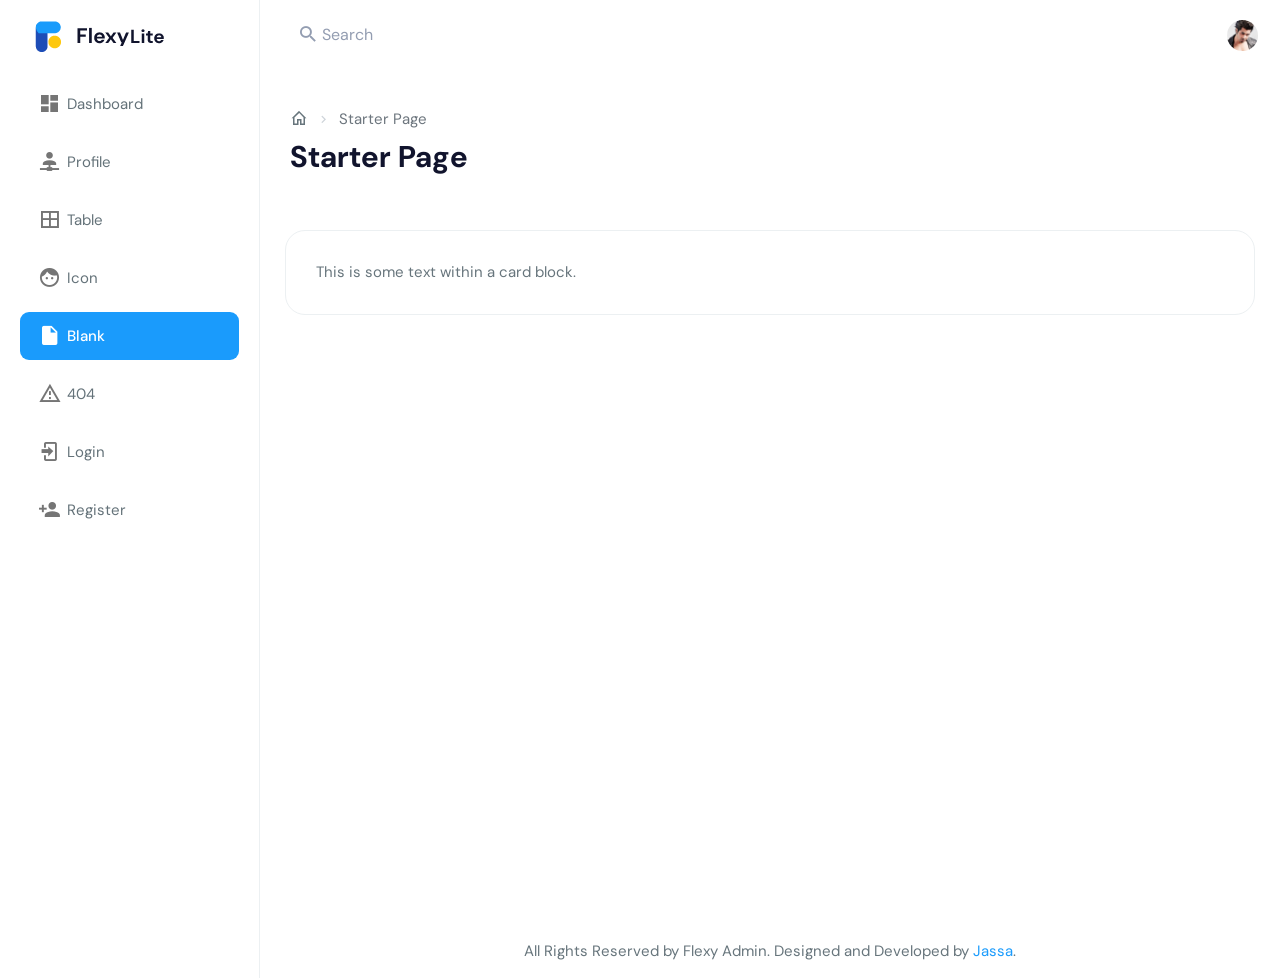
<file: starter-kit.html>
<!DOCTYPE html>
<html dir="ltr" lang="en">

<head>
  <meta charset="utf-8" />
  <meta http-equiv="X-UA-Compatible" content="IE=edge" />
  <!-- Tell the browser to be responsive to screen width -->
  <meta name="viewport" content="width=device-width, initial-scale=1" />
 
  <title>Flexy Free Bootstrap Admin Template by Jassa</title>
 
  <link rel="icon" type="image/png" sizes="16x16" href="images/favicon.png" />
  <!-- Custom CSS -->
  <link href="css/chartist.min.css" rel="stylesheet" />
  <link href="css/chartist-plugin-tooltip.css" rel="stylesheet" />
  <!-- Custom CSS -->
  <link href="css/style.min.css" rel="stylesheet" />
  <!-- HTML5 Shim and Respond.js IE8 support of HTML5 elements and media queries -->
  <!-- WARNING: Respond.js doesn't work if you view the page via file:// -->
  <!--[if lt IE 9]>
      <script src="https://oss.maxcdn.com/libs/html5shiv/3.7.0/html5shiv.js"></script>
      <script src="https://oss.maxcdn.com/libs/respond.js/1.4.2/respond.min.js"></script>
    <![endif]-->
</head>

<body>
 
<!DOCTYPE html>
<html dir="ltr" lang="en">

<head>
  <meta charset="utf-8" />
  <meta http-equiv="X-UA-Compatible" content="IE=edge" />
  <!-- Tell the browser to be responsive to screen width -->
  <meta name="viewport" content="width=device-width, initial-scale=1" />
 
  <title>Flexy Free Bootstrap Admin Template by Jassa</title>
 
  <link rel="icon" type="image/png" sizes="16x16" href="images/favicon.png" />
  <!-- Custom CSS -->
  <link href="css/chartist.min.css" rel="stylesheet" />
  <link href="css/chartist-plugin-tooltip.css" rel="stylesheet" />
  <!-- Custom CSS -->
  <link href="css/style.min.css" rel="stylesheet" />
  <!-- HTML5 Shim and Respond.js IE8 support of HTML5 elements and media queries -->
  <!-- WARNING: Respond.js doesn't work if you view the page via file:// -->
  <!--[if lt IE 9]>
      <script src="https://oss.maxcdn.com/libs/html5shiv/3.7.0/html5shiv.js"></script>
      <script src="https://oss.maxcdn.com/libs/respond.js/1.4.2/respond.min.js"></script>
    <![endif]-->
</head>

<body>
  <!-- ============================================================== -->
  <!-- Preloader - style you can find in spinners.css -->
  <!-- ============================================================== -->
  <div class="preloader">
    <div class="lds-ripple">
      <div class="lds-pos"></div>
      <div class="lds-pos"></div>
    </div>
  </div>
  <!-- ============================================================== -->
  <!-- Main wrapper - style you can find in pages.scss -->
  <!-- ============================================================== -->
  <div id="main-wrapper" data-layout="vertical" data-navbarbg="skin5" data-sidebartype="full"
    data-sidebar-position="absolute" data-header-position="absolute" data-boxed-layout="full">
    <!-- ============================================================== -->
    <!-- Topbar header - style you can find in pages.scss -->
    <!-- ============================================================== -->
    <header class="topbar" data-navbarbg="skin6">
      <nav class="navbar top-navbar navbar-expand-md navbar-light">
        <div class="navbar-header" data-logobg="skin6">
          <!-- ============================================================== -->
          <!-- Logo -->
          <!-- ============================================================== -->
          <a class="navbar-brand" href="index.html">
            <!-- Logo icon -->
            <b class="logo-icon">
              <!--You can put here icon as well // <i class="wi wi-sunset"></i> //-->
              <!-- Dark Logo icon -->
              <img src="images/logo-icon.png" alt="homepage" class="dark-logo" />
              <!-- Light Logo icon -->
              <img src="images/logo-light-icon.png" alt="homepage" class="light-logo" />
            </b>
            <!--End Logo icon -->
            <!-- Logo text -->
            <span class="logo-text">
              <!-- dark Logo text -->
              <img src="images/logo-text.png" alt="homepage" class="dark-logo" />
              <!-- Light Logo text -->
              <img src="images/logo-light-text.png" class="light-logo" alt="homepage" />
            </span>
          </a>
          <!-- ============================================================== -->
          <!-- End Logo -->
          <!-- ============================================================== -->
          <!-- This is for the sidebar toggle which is visible on mobile only -->
          <a class="nav-toggler waves-effect waves-light d-block d-md-none" href="javascript:void(0)"><i
              class="ti-menu ti-close"></i></a>
        </div>
        <!-- ============================================================== -->
        <!-- End Logo -->
        <!-- ============================================================== -->
        <div class="navbar-collapse collapse" id="navbarSupportedContent" data-navbarbg="skin5">
          <!-- ============================================================== -->
          <!-- toggle and nav items -->
          <!-- ============================================================== -->
          <ul class="navbar-nav float-start me-auto">
            <!-- ============================================================== -->
            <!-- Search -->
            <!-- ============================================================== -->
            <li class="nav-item search-box">
              <a class="nav-link waves-effect waves-dark" href="javascript:void(0)"><i class="mdi mdi-magnify me-1"></i>
                <span class="font-16">Search</span></a>
              <form class="app-search position-absolute">
                <input type="text" class="form-control" placeholder="Search &amp; enter" />
                <a class="srh-btn"><i class="mdi mdi-window-close"></i></a>
              </form>
            </li>
          </ul>
          <!-- ============================================================== -->
          <!-- Right side toggle and nav items -->
          <!-- ============================================================== -->
          <ul class="navbar-nav float-end">
            <!-- ============================================================== -->
            <!-- User profile and search -->
            <!-- ============================================================== -->
            <li class="nav-item dropdown">
              <a class="
                    nav-link
                    dropdown-toggle
                    text-muted
                    waves-effect waves-dark
                    pro-pic
                  " href="#" id="navbarDropdown" role="button" data-bs-toggle="dropdown" aria-expanded="false">
                <img src="images/users/profile.png" alt="user" class="rounded-circle" width="31" />
              </a>
              <ul class="dropdown-menu dropdown-menu-end user-dd animated" aria-labelledby="navbarDropdown">
                <a class="dropdown-item" href="javascript:void(0)"><i class="mdi mdi-account m-r-5 m-l-5"></i> My
                  Profile</a>
                <a class="dropdown-item" href="javascript:void(0)"><i class="mdi mdi-wallet m-r-5 m-l-5"></i> My
                  Balance</a>
                <a class="dropdown-item" href="javascript:void(0)"><i class="mdi mdi-email m-r-5 m-l-5"></i> Inbox</a>
              </ul>
            </li>
            <!-- ============================================================== -->
            <!-- User profile and search -->
            <!-- ============================================================== -->
          </ul>
        </div>
      </nav>
    </header>
    <!-- ============================================================== -->
    <!-- End Topbar header -->
    <!-- ============================================================== -->
    <!-- ============================================================== -->
    <!-- Left Sidebar - style you can find in sidebar.scss  -->
    <!-- ============================================================== -->
    <aside class="left-sidebar" data-sidebarbg="skin6">
      <!-- Sidebar scroll-->
      <div class="scroll-sidebar">
        <!-- Sidebar navigation-->
        <nav class="sidebar-nav">
          <ul id="sidebarnav">
            <li class="sidebar-item">
              <a class="sidebar-link waves-effect waves-dark sidebar-link" href="index.html" aria-expanded="false"><i
                  class="mdi mdi-view-dashboard"></i><span class="hide-menu">Dashboard</span></a>
            </li>
            <li class="sidebar-item">
              <a class="sidebar-link waves-effect waves-dark sidebar-link" href="pages-profile.html"
                aria-expanded="false"><i class="mdi mdi-account-network"></i><span class="hide-menu">Profile</span></a>
            </li>
            <li class="sidebar-item">
              <a class="sidebar-link waves-effect waves-dark sidebar-link" href="table-basic.html"
                aria-expanded="false"><i class="mdi mdi-border-all"></i><span class="hide-menu">Table</span></a>
            </li>
            <li class="sidebar-item">
              <a class="sidebar-link waves-effect waves-dark sidebar-link" href="icon-material.html"
                aria-expanded="false"><i class="mdi mdi-face"></i><span class="hide-menu">Icon</span></a>
            </li>
            <li class="sidebar-item">
              <a class="sidebar-link waves-effect waves-dark sidebar-link" href="starter-kit.html"
                aria-expanded="false"><i class="mdi mdi-file"></i><span class="hide-menu">Blank</span></a>
            </li>
            <li class="sidebar-item">
              <a class="sidebar-link waves-effect waves-dark sidebar-link" href="error-404.html"
                aria-expanded="false"><i class="mdi mdi-alert-outline"></i><span class="hide-menu">404</span></a>
            </li>
            <li class="sidebar-item">
              <a class="sidebar-link waves-effect waves-dark sidebar-link" href="authentication-login.html"
                aria-expanded="false"><i class="mdi mdi-login"></i><span class="hide-menu">Login</span></a>
            </li>
            <li class="sidebar-item">
              <a class="sidebar-link waves-effect waves-dark sidebar-link" href="authentication-register.html"
                aria-expanded="false"><i class="mdi mdi-account-plus"></i><span class="hide-menu">Register</span></a>
            </li>
         
          </ul>
        </nav>
        <!-- End Sidebar navigation -->
      </div>
      <!-- End Sidebar scroll-->
    </aside>
    <!-- ============================================================== -->
    <!-- End Left Sidebar - style you can find in sidebar.scss  -->
    <!-- ============================================================== -->
    <!-- ============================================================== -->
    <!-- Page wrapper  -->
    <!-- ============================================================== -->
    <div class="page-wrapper">
      <!-- ============================================================== -->
      <!-- Bread crumb and right sidebar toggle -->
      <!-- ============================================================== -->
      <div class="page-breadcrumb">
        <div class="row align-items-center">
          <div class="col-6">
            <nav aria-label="breadcrumb">
              <ol class="breadcrumb mb-0 d-flex align-items-center">
                <li class="breadcrumb-item">
                  <a href="index.html" class="link"><i class="mdi mdi-home-outline fs-4"></i></a>
                </li>
                <li class="breadcrumb-item active" aria-current="page">
                  Starter Page
                </li>
              </ol>
            </nav>
            <h1 class="mb-0 fw-bold">Starter Page</h1>
          </div>
          <div class="col-6">
            <div class="text-end upgrade-btn">
              
            </div>
          </div>
        </div>
      </div>
      <!-- ============================================================== -->
      <!-- End Bread crumb and right sidebar toggle -->
      <!-- ============================================================== -->
      <!-- ============================================================== -->
      <!-- Container fluid  -->
      <!-- ============================================================== -->
      <div class="container-fluid">
        <!-- ============================================================== -->
        <!-- Start Page Content -->
        <!-- ============================================================== -->
        <div class="row">
          <div class="col-12">
            <div class="card">
              <div class="card-body">
                This is some text within a card block.
              </div>
            </div>
          </div>
        </div>
        <!-- ============================================================== -->
        <!-- End PAge Content -->
        <!-- ============================================================== -->
        <!-- ============================================================== -->
        <!-- Right sidebar -->
        <!-- ============================================================== -->
        <!-- .right-sidebar -->
        <!-- ============================================================== -->
        <!-- End Right sidebar -->
        <!-- ============================================================== -->
      </div>
      <!-- ============================================================== -->
      <!-- End Container fluid  -->
      <!-- ============================================================== -->
      <!-- ============================================================== -->
      <!-- footer -->
      <!-- ============================================================== -->
      <footer class="footer text-center">
        All Rights Reserved by Flexy Admin. Designed and Developed by
        <a href="#">Jassa</a>.
      </footer>
      <!-- ============================================================== -->
      <!-- End footer -->
      <!-- ============================================================== -->
    </div>
    <!-- ============================================================== -->
    <!-- End Page wrapper  -->
    <!-- ============================================================== -->
  </div>
  <!-- ============================================================== -->
  <!-- End Wrapper -->
  <!-- ============================================================== -->
  <!-- ============================================================== -->
  <!-- All Jquery -->
  <!-- ============================================================== -->
  <script src="js/jquery.min.js"></script>
  <!-- Bootstrap tether Core JavaScript -->
  <script src="js/bootstrap.bundle.min.js"></script>
  <script src="js/app-style-switcher.js"></script>
  <!--Wave Effects -->
  <script src="js/waves.js"></script>
  <!--Menu sidebar -->
  <script src="js/sidebarmenu.js"></script>
  <!--Custom JavaScript -->
  <script src="js/custom.js"></script>
  <!--This page JavaScript -->
  <!--chartis chart-->
  <script src="js/chartist.min.js"></script>
  <script src="js/chartist-plugin-tooltip.min.js"></script>
  <script src="js/dashboard1.js"></script>
</body>

</html>
</file>
<file: css/chartist-plugin-tooltip.css>
.chartist-tooltip {
  position: absolute;
  display: inline-block;
  opacity: 0;
  min-width: 5em;
  padding: .5em;
  background: #F4C63D;
  color: #453D3F;
  font-family: Oxygen,Helvetica,Arial,sans-serif;
  font-weight: 700;
  text-align: center;
  pointer-events: none;
  z-index: 1;
  -webkit-transition: opacity .2s linear;
  -moz-transition: opacity .2s linear;
  -o-transition: opacity .2s linear;
  transition: opacity .2s linear; }
  .chartist-tooltip:before {
    content: "";
    position: absolute;
    top: 100%;
    left: 50%;
    width: 0;
    height: 0;
    margin-left: -15px;
    border: 15px solid transparent;
    border-top-color: #F4C63D; }
  .chartist-tooltip.tooltip-show {
    opacity: 1; }

.ct-area, .ct-line {
  pointer-events: none; }

/*# sourceMappingURL=chartist-plugin-tooltip.css.map */
</file>
<file: css/chartist.min.css>
.ct-double-octave:after,.ct-major-eleventh:after,.ct-major-second:after,.ct-major-seventh:after,.ct-major-sixth:after,.ct-major-tenth:after,.ct-major-third:after,.ct-major-twelfth:after,.ct-minor-second:after,.ct-minor-seventh:after,.ct-minor-sixth:after,.ct-minor-third:after,.ct-octave:after,.ct-perfect-fifth:after,.ct-perfect-fourth:after,.ct-square:after{content:"";clear:both}.ct-label{fill:rgba(0,0,0,.4);color:rgba(0,0,0,.4);font-size:.75rem;line-height:1}.ct-grid-background,.ct-line{fill:none}.ct-chart-bar .ct-label,.ct-chart-line .ct-label{display:block;display:-webkit-box;display:-moz-box;display:-ms-flexbox;display:-webkit-flex;display:flex}.ct-chart-donut .ct-label,.ct-chart-pie .ct-label{dominant-baseline:central}.ct-label.ct-horizontal.ct-start{-webkit-box-align:flex-end;-webkit-align-items:flex-end;-ms-flex-align:flex-end;align-items:flex-end;-webkit-box-pack:flex-start;-webkit-justify-content:flex-start;-ms-flex-pack:flex-start;justify-content:flex-start;text-align:left;text-anchor:start}.ct-label.ct-horizontal.ct-end{-webkit-box-align:flex-start;-webkit-align-items:flex-start;-ms-flex-align:flex-start;align-items:flex-start;-webkit-box-pack:flex-start;-webkit-justify-content:flex-start;-ms-flex-pack:flex-start;justify-content:flex-start;text-align:left;text-anchor:start}.ct-label.ct-vertical.ct-start{-webkit-box-align:flex-end;-webkit-align-items:flex-end;-ms-flex-align:flex-end;align-items:flex-end;-webkit-box-pack:flex-end;-webkit-justify-content:flex-end;-ms-flex-pack:flex-end;justify-content:flex-end;text-align:right;text-anchor:end}.ct-label.ct-vertical.ct-end{-webkit-box-align:flex-end;-webkit-align-items:flex-end;-ms-flex-align:flex-end;align-items:flex-end;-webkit-box-pack:flex-start;-webkit-justify-content:flex-start;-ms-flex-pack:flex-start;justify-content:flex-start;text-align:left;text-anchor:start}.ct-chart-bar .ct-label.ct-horizontal.ct-start{-webkit-box-align:flex-end;-webkit-align-items:flex-end;-ms-flex-align:flex-end;align-items:flex-end;-webkit-box-pack:center;-webkit-justify-content:center;-ms-flex-pack:center;justify-content:center;text-align:center;text-anchor:start}.ct-chart-bar .ct-label.ct-horizontal.ct-end{-webkit-box-align:flex-start;-webkit-align-items:flex-start;-ms-flex-align:flex-start;align-items:flex-start;-webkit-box-pack:center;-webkit-justify-content:center;-ms-flex-pack:center;justify-content:center;text-align:center;text-anchor:start}.ct-chart-bar.ct-horizontal-bars .ct-label.ct-horizontal.ct-start{-webkit-box-align:flex-end;-webkit-align-items:flex-end;-ms-flex-align:flex-end;align-items:flex-end;-webkit-box-pack:flex-start;-webkit-justify-content:flex-start;-ms-flex-pack:flex-start;justify-content:flex-start;text-align:left;text-anchor:start}.ct-chart-bar.ct-horizontal-bars .ct-label.ct-horizontal.ct-end{-webkit-box-align:flex-start;-webkit-align-items:flex-start;-ms-flex-align:flex-start;align-items:flex-start;-webkit-box-pack:flex-start;-webkit-justify-content:flex-start;-ms-flex-pack:flex-start;justify-content:flex-start;text-align:left;text-anchor:start}.ct-chart-bar.ct-horizontal-bars .ct-label.ct-vertical.ct-start{-webkit-box-align:center;-webkit-align-items:center;-ms-flex-align:center;align-items:center;-webkit-box-pack:flex-end;-webkit-justify-content:flex-end;-ms-flex-pack:flex-end;justify-content:flex-end;text-align:right;text-anchor:end}.ct-chart-bar.ct-horizontal-bars .ct-label.ct-vertical.ct-end{-webkit-box-align:center;-webkit-align-items:center;-ms-flex-align:center;align-items:center;-webkit-box-pack:flex-start;-webkit-justify-content:flex-start;-ms-flex-pack:flex-start;justify-content:flex-start;text-align:left;text-anchor:end}.ct-grid{stroke:rgba(0,0,0,.2);stroke-width:1px;stroke-dasharray:2px}.ct-point{stroke-width:10px;stroke-linecap:round}.ct-line{stroke-width:4px}.ct-area{stroke:none;fill-opacity:.1}.ct-bar{fill:none;stroke-width:10px}.ct-slice-donut{fill:none;stroke-width:60px}.ct-series-a .ct-bar,.ct-series-a .ct-line,.ct-series-a .ct-point,.ct-series-a .ct-slice-donut{stroke:#d70206}.ct-series-a .ct-area,.ct-series-a .ct-slice-donut-solid,.ct-series-a .ct-slice-pie{fill:#d70206}.ct-series-b .ct-bar,.ct-series-b .ct-line,.ct-series-b .ct-point,.ct-series-b .ct-slice-donut{stroke:#f05b4f}.ct-series-b .ct-area,.ct-series-b .ct-slice-donut-solid,.ct-series-b .ct-slice-pie{fill:#f05b4f}.ct-series-c .ct-bar,.ct-series-c .ct-line,.ct-series-c .ct-point,.ct-series-c .ct-slice-donut{stroke:#f4c63d}.ct-series-c .ct-area,.ct-series-c .ct-slice-donut-solid,.ct-series-c .ct-slice-pie{fill:#f4c63d}.ct-series-d .ct-bar,.ct-series-d .ct-line,.ct-series-d .ct-point,.ct-series-d .ct-slice-donut{stroke:#d17905}.ct-series-d .ct-area,.ct-series-d .ct-slice-donut-solid,.ct-series-d .ct-slice-pie{fill:#d17905}.ct-series-e .ct-bar,.ct-series-e .ct-line,.ct-series-e .ct-point,.ct-series-e .ct-slice-donut{stroke:#453d3f}.ct-series-e .ct-area,.ct-series-e .ct-slice-donut-solid,.ct-series-e .ct-slice-pie{fill:#453d3f}.ct-series-f .ct-bar,.ct-series-f .ct-line,.ct-series-f .ct-point,.ct-series-f .ct-slice-donut{stroke:#59922b}.ct-series-f .ct-area,.ct-series-f .ct-slice-donut-solid,.ct-series-f .ct-slice-pie{fill:#59922b}.ct-series-g .ct-bar,.ct-series-g .ct-line,.ct-series-g .ct-point,.ct-series-g .ct-slice-donut{stroke:#0544d3}.ct-series-g .ct-area,.ct-series-g .ct-slice-donut-solid,.ct-series-g .ct-slice-pie{fill:#0544d3}.ct-series-h .ct-bar,.ct-series-h .ct-line,.ct-series-h .ct-point,.ct-series-h .ct-slice-donut{stroke:#6b0392}.ct-series-h .ct-area,.ct-series-h .ct-slice-donut-solid,.ct-series-h .ct-slice-pie{fill:#6b0392}.ct-series-i .ct-bar,.ct-series-i .ct-line,.ct-series-i .ct-point,.ct-series-i .ct-slice-donut{stroke:#f05b4f}.ct-series-i .ct-area,.ct-series-i .ct-slice-donut-solid,.ct-series-i .ct-slice-pie{fill:#f05b4f}.ct-series-j .ct-bar,.ct-series-j .ct-line,.ct-series-j .ct-point,.ct-series-j .ct-slice-donut{stroke:#dda458}.ct-series-j .ct-area,.ct-series-j .ct-slice-donut-solid,.ct-series-j .ct-slice-pie{fill:#dda458}.ct-series-k .ct-bar,.ct-series-k .ct-line,.ct-series-k .ct-point,.ct-series-k .ct-slice-donut{stroke:#eacf7d}.ct-series-k .ct-area,.ct-series-k .ct-slice-donut-solid,.ct-series-k .ct-slice-pie{fill:#eacf7d}.ct-series-l .ct-bar,.ct-series-l .ct-line,.ct-series-l .ct-point,.ct-series-l .ct-slice-donut{stroke:#86797d}.ct-series-l .ct-area,.ct-series-l .ct-slice-donut-solid,.ct-series-l .ct-slice-pie{fill:#86797d}.ct-series-m .ct-bar,.ct-series-m .ct-line,.ct-series-m .ct-point,.ct-series-m .ct-slice-donut{stroke:#b2c326}.ct-series-m .ct-area,.ct-series-m .ct-slice-donut-solid,.ct-series-m .ct-slice-pie{fill:#b2c326}.ct-series-n .ct-bar,.ct-series-n .ct-line,.ct-series-n .ct-point,.ct-series-n .ct-slice-donut{stroke:#6188e2}.ct-series-n .ct-area,.ct-series-n .ct-slice-donut-solid,.ct-series-n .ct-slice-pie{fill:#6188e2}.ct-series-o .ct-bar,.ct-series-o .ct-line,.ct-series-o .ct-point,.ct-series-o .ct-slice-donut{stroke:#a748ca}.ct-series-o .ct-area,.ct-series-o .ct-slice-donut-solid,.ct-series-o .ct-slice-pie{fill:#a748ca}.ct-square{display:block;position:relative;width:100%}.ct-square:before{display:block;float:left;content:"";width:0;height:0;padding-bottom:100%}.ct-square:after{display:table}.ct-square>svg{display:block;position:absolute;top:0;left:0}.ct-minor-second{display:block;position:relative;width:100%}.ct-minor-second:before{display:block;float:left;content:"";width:0;height:0;padding-bottom:93.75%}.ct-minor-second:after{display:table}.ct-minor-second>svg{display:block;position:absolute;top:0;left:0}.ct-major-second{display:block;position:relative;width:100%}.ct-major-second:before{display:block;float:left;content:"";width:0;height:0;padding-bottom:88.8888888889%}.ct-major-second:after{display:table}.ct-major-second>svg{display:block;position:absolute;top:0;left:0}.ct-minor-third{display:block;position:relative;width:100%}.ct-minor-third:before{display:block;float:left;content:"";width:0;height:0;padding-bottom:83.3333333333%}.ct-minor-third:after{display:table}.ct-minor-third>svg{display:block;position:absolute;top:0;left:0}.ct-major-third{display:block;position:relative;width:100%}.ct-major-third:before{display:block;float:left;content:"";width:0;height:0;padding-bottom:80%}.ct-major-third:after{display:table}.ct-major-third>svg{display:block;position:absolute;top:0;left:0}.ct-perfect-fourth{display:block;position:relative;width:100%}.ct-perfect-fourth:before{display:block;float:left;content:"";width:0;height:0;padding-bottom:75%}.ct-perfect-fourth:after{display:table}.ct-perfect-fourth>svg{display:block;position:absolute;top:0;left:0}.ct-perfect-fifth{display:block;position:relative;width:100%}.ct-perfect-fifth:before{display:block;float:left;content:"";width:0;height:0;padding-bottom:66.6666666667%}.ct-perfect-fifth:after{display:table}.ct-perfect-fifth>svg{display:block;position:absolute;top:0;left:0}.ct-minor-sixth{display:block;position:relative;width:100%}.ct-minor-sixth:before{display:block;float:left;content:"";width:0;height:0;padding-bottom:62.5%}.ct-minor-sixth:after{display:table}.ct-minor-sixth>svg{display:block;position:absolute;top:0;left:0}.ct-golden-section{display:block;position:relative;width:100%}.ct-golden-section:before{display:block;float:left;content:"";width:0;height:0;padding-bottom:61.804697157%}.ct-golden-section:after{content:"";display:table;clear:both}.ct-golden-section>svg{display:block;position:absolute;top:0;left:0}.ct-major-sixth{display:block;position:relative;width:100%}.ct-major-sixth:before{display:block;float:left;content:"";width:0;height:0;padding-bottom:60%}.ct-major-sixth:after{display:table}.ct-major-sixth>svg{display:block;position:absolute;top:0;left:0}.ct-minor-seventh{display:block;position:relative;width:100%}.ct-minor-seventh:before{display:block;float:left;content:"";width:0;height:0;padding-bottom:56.25%}.ct-minor-seventh:after{display:table}.ct-minor-seventh>svg{display:block;position:absolute;top:0;left:0}.ct-major-seventh{display:block;position:relative;width:100%}.ct-major-seventh:before{display:block;float:left;content:"";width:0;height:0;padding-bottom:53.3333333333%}.ct-major-seventh:after{display:table}.ct-major-seventh>svg{display:block;position:absolute;top:0;left:0}.ct-octave{display:block;position:relative;width:100%}.ct-octave:before{display:block;float:left;content:"";width:0;height:0;padding-bottom:50%}.ct-octave:after{display:table}.ct-octave>svg{display:block;position:absolute;top:0;left:0}.ct-major-tenth{display:block;position:relative;width:100%}.ct-major-tenth:before{display:block;float:left;content:"";width:0;height:0;padding-bottom:40%}.ct-major-tenth:after{display:table}.ct-major-tenth>svg{display:block;position:absolute;top:0;left:0}.ct-major-eleventh{display:block;position:relative;width:100%}.ct-major-eleventh:before{display:block;float:left;content:"";width:0;height:0;padding-bottom:37.5%}.ct-major-eleventh:after{display:table}.ct-major-eleventh>svg{display:block;position:absolute;top:0;left:0}.ct-major-twelfth{display:block;position:relative;width:100%}.ct-major-twelfth:before{display:block;float:left;content:"";width:0;height:0;padding-bottom:33.3333333333%}.ct-major-twelfth:after{display:table}.ct-major-twelfth>svg{display:block;position:absolute;top:0;left:0}.ct-double-octave{display:block;position:relative;width:100%}.ct-double-octave:before{display:block;float:left;content:"";width:0;height:0;padding-bottom:25%}.ct-double-octave:after{display:table}.ct-double-octave>svg{display:block;position:absolute;top:0;left:0}
</file>
<file: css/style.min.css>
@charset "UTF-8";
/*******************************/
/*******************************/
@import url("https://fonts.googleapis.com/css2?family=DM+Sans:wght@400;500;700&display=swap");
/*Theme Colors*/
/*Topbar Colors*/
/*Sidebar Colors*/
/*Shadow*/
/*transitions*/
/*Dark transparent bg*/
@import "materialdesignicons.min.css";
/*******************************/
/*******************************/
/**
 * Table Of Content
 *
 *  1. Color system
 *  2. Options
 *  3. Body
 *  4. Typography
 *  5. Breadcrumbs
 *  6. Cards
 *  7. Dropdowns
 *  8. Buttons
 *  9. Typography
 *  10. Progress bars
 *  11. Tables
 *  12. Forms
 *  14. Component
 */
/*!
 * Bootstrap v5.0.0-beta1 (https://getbootstrap.com/)
 * Copyright 2011-2020 The Bootstrap Authors
 * Copyright 2011-2020 Twitter, Inc.
 * Licensed under MIT (https://github.com/twbs/bootstrap/blob/main/LICENSE)
 */
:root {
  --bs-blue: #1a9bfc;
  --bs-indigo: #6610f2;
  --bs-purple: #7460ee;
  --bs-pink: #e83e8c;
  --bs-red: #fc4b6c;
  --bs-orange: #fb8c00;
  --bs-yellow: #fdc90f;
  --bs-green: #39cb7f;
  --bs-teal: #20c997;
  --bs-cyan: #0bb2fb;
  --bs-white: #fff;
  --bs-gray: #6c757d;
  --bs-gray-dark: #11142d;
  --bs-primary: #1e4db7;
  --bs-secondary: #6c757d;
  --bs-success: #39cb7f;
  --bs-info: #1a9bfc;
  --bs-warning: #fdc90f;
  --bs-danger: #fc4b6c;
  --bs-light: #f6f8fb;
  --bs-dark: #11142d;
  --bs-cyan: #0bb2fb;
  --bs-orange: #fb8c00;
  --bs-purple: #7460ee;
  --bs-font-sans-serif: "DM Sans", sans-serif;
  --bs-font-monospace: SFMono-Regular, Menlo, Monaco, Consolas, "Liberation Mono", "Courier New", monospace;
  --bs-gradient: linear-gradient(180deg, rgba(255, 255, 255, 0.15), rgba(255, 255, 255, 0));
}

*,
*::before,
*::after {
  -webkit-box-sizing: border-box;
          box-sizing: border-box;
}

@media (prefers-reduced-motion: no-preference) {
  :root {
    scroll-behavior: smooth;
  }
}

body {
  margin: 0;
  font-family: var(--bs-font-sans-serif);
  font-size: 0.9375rem;
  font-weight: 400;
  line-height: 1.5;
  color: #67757c;
  background-color: #fff;
  -webkit-text-size-adjust: 100%;
  -webkit-tap-highlight-color: rgba(0, 0, 0, 0);
}

[tabindex="-1"]:focus:not(:focus-visible) {
  outline: 0 !important;
}

hr {
  margin: 1rem 0;
  color: inherit;
  background-color: currentColor;
  border: 0;
  opacity: 0.25;
}

hr:not([size]) {
  height: 1px;
}

h6, .h6, h5, .h5, h4, .h4, h3, .h3, h2, .h2, h1, .h1 {
  margin-top: 0;
  margin-bottom: 0.5rem;
  font-weight: 500;
  line-height: 1.235;
  color: #11142d;
}

h1, .h1 {
  font-size: calc(1.3125rem + 0.75vw);
}
@media (min-width: 1200px) {
  h1, .h1 {
    font-size: 1.875rem;
  }
}

h2, .h2 {
  font-size: calc(1.275rem + 0.3vw);
}
@media (min-width: 1200px) {
  h2, .h2 {
    font-size: 1.5rem;
  }
}

h3, .h3 {
  font-size: calc(1.25625rem + 0.075vw);
}
@media (min-width: 1200px) {
  h3, .h3 {
    font-size: 1.3125rem;
  }
}

h4, .h4 {
  font-size: 1.125rem;
}

h5, .h5 {
  font-size: 1rem;
}

h6, .h6 {
  font-size: 0.875rem;
}

p {
  margin-top: 0;
  margin-bottom: 1rem;
}

abbr[title],
abbr[data-bs-original-title] {
  text-decoration: underline;
  -webkit-text-decoration: underline dotted;
          text-decoration: underline dotted;
  cursor: help;
  -webkit-text-decoration-skip-ink: none;
          text-decoration-skip-ink: none;
}

address {
  margin-bottom: 1rem;
  font-style: normal;
  line-height: inherit;
}

ol,
ul {
  padding-left: 2rem;
}

ol,
ul,
dl {
  margin-top: 0;
  margin-bottom: 1rem;
}

ol ol,
ul ul,
ol ul,
ul ol {
  margin-bottom: 0;
}

dt {
  font-weight: 700;
}

dd {
  margin-bottom: 0.5rem;
  margin-left: 0;
}

blockquote {
  margin: 0 0 1rem;
}

b,
strong {
  font-weight: bolder;
}

small, .small {
  font-size: 0.875em;
}

mark, .mark {
  padding: 0.2em;
  background-color: #fcf8e3;
}

sub,
sup {
  position: relative;
  font-size: 0.75em;
  line-height: 0;
  vertical-align: baseline;
}

sub {
  bottom: -0.25em;
}

sup {
  top: -0.5em;
}

a {
  color: #1e4db7;
  text-decoration: underline;
}
a:hover {
  color: #183e92;
}

a:not([href]):not([class]), a:not([href]):not([class]):hover {
  color: inherit;
  text-decoration: none;
}

pre,
code,
kbd,
samp {
  font-family: var(--bs-font-monospace);
  font-size: 1em;
  direction: ltr /* rtl:ignore */;
  unicode-bidi: bidi-override;
}

pre {
  display: block;
  margin-top: 0;
  margin-bottom: 1rem;
  overflow: auto;
  font-size: 0.875em;
}
pre code {
  font-size: inherit;
  color: inherit;
  word-break: normal;
}

code {
  font-size: 0.875em;
  color: #e83e8c;
  word-wrap: break-word;
}
a > code {
  color: inherit;
}

kbd {
  padding: 0.2rem 0.4rem;
  font-size: 0.875em;
  color: #fff;
  background-color: #223640;
  border-radius: 1px;
}
kbd kbd {
  padding: 0;
  font-size: 1em;
  font-weight: 700;
}

figure {
  margin: 0 0 1rem;
}

img,
svg {
  vertical-align: middle;
}

table {
  caption-side: bottom;
  border-collapse: collapse;
}

caption {
  padding-top: 16px;
  padding-bottom: 16px;
  color: #777e89;
  text-align: left;
}

th {
  text-align: inherit;
  text-align: -webkit-match-parent;
}

thead,
tbody,
tfoot,
tr,
td,
th {
  border-color: inherit;
  border-style: solid;
  border-width: 0;
}

label {
  display: inline-block;
}

button {
  border-radius: 0;
}

button:focus {
  outline: dotted 1px;
  outline: -webkit-focus-ring-color auto 5px;
}

input,
button,
select,
optgroup,
textarea {
  margin: 0;
  font-family: inherit;
  font-size: inherit;
  line-height: inherit;
}

button,
select {
  text-transform: none;
}

[role=button] {
  cursor: pointer;
}

select {
  word-wrap: normal;
}

[list]::-webkit-calendar-picker-indicator {
  display: none;
}

button,
[type=button],
[type=reset],
[type=submit] {
  -webkit-appearance: button;
}
button:not(:disabled),
[type=button]:not(:disabled),
[type=reset]:not(:disabled),
[type=submit]:not(:disabled) {
  cursor: pointer;
}

::-moz-focus-inner {
  padding: 0;
  border-style: none;
}

textarea {
  resize: vertical;
}

fieldset {
  min-width: 0;
  padding: 0;
  margin: 0;
  border: 0;
}

legend {
  float: left;
  width: 100%;
  padding: 0;
  margin-bottom: 0.5rem;
  font-size: calc(1.275rem + 0.3vw);
  line-height: inherit;
}
@media (min-width: 1200px) {
  legend {
    font-size: 1.5rem;
  }
}
legend + * {
  clear: left;
}

::-webkit-datetime-edit-fields-wrapper,
::-webkit-datetime-edit-text,
::-webkit-datetime-edit-minute,
::-webkit-datetime-edit-hour-field,
::-webkit-datetime-edit-day-field,
::-webkit-datetime-edit-month-field,
::-webkit-datetime-edit-year-field {
  padding: 0;
}

::-webkit-inner-spin-button {
  height: auto;
}

[type=search] {
  outline-offset: -2px;
  -webkit-appearance: textfield;
}

/* rtl:raw:
[type="tel"],
[type="url"],
[type="email"],
[type="number"] {
  direction: ltr;
}
*/
::-webkit-search-decoration {
  -webkit-appearance: none;
}

::-webkit-color-swatch-wrapper {
  padding: 0;
}

::-webkit-file-upload-button {
  font: inherit;
}

::file-selector-button {
  font: inherit;
}

::-webkit-file-upload-button {
  font: inherit;
  -webkit-appearance: button;
}

output {
  display: inline-block;
}

iframe {
  border: 0;
}

summary {
  display: list-item;
  cursor: pointer;
}

progress {
  vertical-align: baseline;
}

[hidden] {
  display: none !important;
}

.lead {
  font-size: 1.171875rem;
  font-weight: 300;
}

.display-1 {
  font-size: calc(1.625rem + 4.5vw);
  font-weight: 300;
  line-height: 1.235;
}
@media (min-width: 1200px) {
  .display-1 {
    font-size: 5rem;
  }
}

.display-2 {
  font-size: calc(1.575rem + 3.9vw);
  font-weight: 300;
  line-height: 1.235;
}
@media (min-width: 1200px) {
  .display-2 {
    font-size: 4.5rem;
  }
}

.display-3 {
  font-size: calc(1.525rem + 3.3vw);
  font-weight: 300;
  line-height: 1.235;
}
@media (min-width: 1200px) {
  .display-3 {
    font-size: 4rem;
  }
}

.display-4 {
  font-size: calc(1.475rem + 2.7vw);
  font-weight: 300;
  line-height: 1.235;
}
@media (min-width: 1200px) {
  .display-4 {
    font-size: 3.5rem;
  }
}

.display-5 {
  font-size: calc(1.425rem + 2.1vw);
  font-weight: 300;
  line-height: 1.235;
}
@media (min-width: 1200px) {
  .display-5 {
    font-size: 3rem;
  }
}

.display-6 {
  font-size: calc(1.375rem + 1.5vw);
  font-weight: 300;
  line-height: 1.235;
}
@media (min-width: 1200px) {
  .display-6 {
    font-size: 2.5rem;
  }
}

.list-unstyled {
  padding-left: 0;
  list-style: none;
}

.list-inline {
  padding-left: 0;
  list-style: none;
}

.list-inline-item {
  display: inline-block;
}
.list-inline-item:not(:last-child) {
  margin-right: 0.5rem;
}

.initialism {
  font-size: 0.875em;
  text-transform: uppercase;
}

.blockquote {
  margin-bottom: 1rem;
  font-size: 1.171875rem;
}
.blockquote > :last-child {
  margin-bottom: 0;
}

.blockquote-footer {
  margin-top: -1rem;
  margin-bottom: 1rem;
  font-size: 0.875em;
  color: #6c757d;
}
.blockquote-footer::before {
  content: "— ";
}

.img-fluid {
  max-width: 100%;
  height: auto;
}

.img-thumbnail {
  padding: 0.25rem;
  background-color: #fff;
  border: 1px solid #f1f9ff;
  border-radius: 2px;
  max-width: 100%;
  height: auto;
}

.figure {
  display: inline-block;
}

.figure-img {
  margin-bottom: 0.5rem;
  line-height: 1;
}

.figure-caption {
  font-size: 0.875em;
  color: #6c757d;
}

.container,
.container-fluid,
.container-xxl,
.container-xl,
.container-lg,
.container-md,
.container-sm {
  width: 100%;
  padding-right: var(--bs-gutter-x, 15px);
  padding-left: var(--bs-gutter-x, 15px);
  margin-right: auto;
  margin-left: auto;
}

@media (min-width: 576px) {
  .container-sm, .container {
    max-width: 540px;
  }
}
@media (min-width: 768px) {
  .container-md, .container-sm, .container {
    max-width: 720px;
  }
}
@media (min-width: 992px) {
  .container-lg, .container-md, .container-sm, .container {
    max-width: 960px;
  }
}
@media (min-width: 1600px) {
  .container-xl, .container-lg, .container-md, .container-sm, .container {
    max-width: 1140px;
  }
}
.container-xl, .container-lg, .container-md, .container-sm, .container {
  max-width: 1150px;
}

.row {
  --bs-gutter-x: 30px;
  --bs-gutter-y: 0;
  display: -webkit-box;
  display: -ms-flexbox;
  display: flex;
  -ms-flex-wrap: wrap;
      flex-wrap: wrap;
  margin-top: calc(var(--bs-gutter-y) * -1);
  margin-right: calc(var(--bs-gutter-x) / -2);
  margin-left: calc(var(--bs-gutter-x) / -2);
}
.row > * {
  -ms-flex-negative: 0;
      flex-shrink: 0;
  width: 100%;
  max-width: 100%;
  padding-right: calc(var(--bs-gutter-x) / 2);
  padding-left: calc(var(--bs-gutter-x) / 2);
  margin-top: var(--bs-gutter-y);
}

.col {
  -webkit-box-flex: 1;
      -ms-flex: 1 0 0%;
          flex: 1 0 0%;
}

.row-cols-auto > * {
  -webkit-box-flex: 0;
      -ms-flex: 0 0 auto;
          flex: 0 0 auto;
  width: auto;
}

.row-cols-1 > * {
  -webkit-box-flex: 0;
      -ms-flex: 0 0 auto;
          flex: 0 0 auto;
  width: 100%;
}

.row-cols-2 > * {
  -webkit-box-flex: 0;
      -ms-flex: 0 0 auto;
          flex: 0 0 auto;
  width: 50%;
}

.row-cols-3 > * {
  -webkit-box-flex: 0;
      -ms-flex: 0 0 auto;
          flex: 0 0 auto;
  width: 33.3333333333%;
}

.row-cols-4 > * {
  -webkit-box-flex: 0;
      -ms-flex: 0 0 auto;
          flex: 0 0 auto;
  width: 25%;
}

.row-cols-5 > * {
  -webkit-box-flex: 0;
      -ms-flex: 0 0 auto;
          flex: 0 0 auto;
  width: 20%;
}

.row-cols-6 > * {
  -webkit-box-flex: 0;
      -ms-flex: 0 0 auto;
          flex: 0 0 auto;
  width: 16.6666666667%;
}

.col-auto {
  -webkit-box-flex: 0;
      -ms-flex: 0 0 auto;
          flex: 0 0 auto;
  width: auto;
}

.col-1 {
  -webkit-box-flex: 0;
      -ms-flex: 0 0 auto;
          flex: 0 0 auto;
  width: 8.3333333333%;
}

.col-2 {
  -webkit-box-flex: 0;
      -ms-flex: 0 0 auto;
          flex: 0 0 auto;
  width: 16.6666666667%;
}

.col-3 {
  -webkit-box-flex: 0;
      -ms-flex: 0 0 auto;
          flex: 0 0 auto;
  width: 25%;
}

.col-4 {
  -webkit-box-flex: 0;
      -ms-flex: 0 0 auto;
          flex: 0 0 auto;
  width: 33.3333333333%;
}

.col-5 {
  -webkit-box-flex: 0;
      -ms-flex: 0 0 auto;
          flex: 0 0 auto;
  width: 41.6666666667%;
}

.col-6 {
  -webkit-box-flex: 0;
      -ms-flex: 0 0 auto;
          flex: 0 0 auto;
  width: 50%;
}

.col-7 {
  -webkit-box-flex: 0;
      -ms-flex: 0 0 auto;
          flex: 0 0 auto;
  width: 58.3333333333%;
}

.col-8 {
  -webkit-box-flex: 0;
      -ms-flex: 0 0 auto;
          flex: 0 0 auto;
  width: 66.6666666667%;
}

.col-9 {
  -webkit-box-flex: 0;
      -ms-flex: 0 0 auto;
          flex: 0 0 auto;
  width: 75%;
}

.col-10 {
  -webkit-box-flex: 0;
      -ms-flex: 0 0 auto;
          flex: 0 0 auto;
  width: 83.3333333333%;
}

.col-11 {
  -webkit-box-flex: 0;
      -ms-flex: 0 0 auto;
          flex: 0 0 auto;
  width: 91.6666666667%;
}

.col-12 {
  -webkit-box-flex: 0;
      -ms-flex: 0 0 auto;
          flex: 0 0 auto;
  width: 100%;
}

.offset-1 {
  margin-left: 8.3333333333%;
}

.offset-2 {
  margin-left: 16.6666666667%;
}

.offset-3 {
  margin-left: 25%;
}

.offset-4 {
  margin-left: 33.3333333333%;
}

.offset-5 {
  margin-left: 41.6666666667%;
}

.offset-6 {
  margin-left: 50%;
}

.offset-7 {
  margin-left: 58.3333333333%;
}

.offset-8 {
  margin-left: 66.6666666667%;
}

.offset-9 {
  margin-left: 75%;
}

.offset-10 {
  margin-left: 83.3333333333%;
}

.offset-11 {
  margin-left: 91.6666666667%;
}

.g-0,
.gx-0 {
  --bs-gutter-x: 0;
}

.g-0,
.gy-0 {
  --bs-gutter-y: 0;
}

.g-1,
.gx-1 {
  --bs-gutter-x: 0.25rem;
}

.g-1,
.gy-1 {
  --bs-gutter-y: 0.25rem;
}

.g-2,
.gx-2 {
  --bs-gutter-x: 0.5rem;
}

.g-2,
.gy-2 {
  --bs-gutter-y: 0.5rem;
}

.g-3,
.gx-3 {
  --bs-gutter-x: 1rem;
}

.g-3,
.gy-3 {
  --bs-gutter-y: 1rem;
}

.g-4,
.gx-4 {
  --bs-gutter-x: 1.5rem;
}

.g-4,
.gy-4 {
  --bs-gutter-y: 1.5rem;
}

.g-5,
.gx-5 {
  --bs-gutter-x: 3rem;
}

.g-5,
.gy-5 {
  --bs-gutter-y: 3rem;
}

@media (min-width: 576px) {
  .col-sm {
    -webkit-box-flex: 1;
        -ms-flex: 1 0 0%;
            flex: 1 0 0%;
  }
  .row-cols-sm-auto > * {
    -webkit-box-flex: 0;
        -ms-flex: 0 0 auto;
            flex: 0 0 auto;
    width: auto;
  }
  .row-cols-sm-1 > * {
    -webkit-box-flex: 0;
        -ms-flex: 0 0 auto;
            flex: 0 0 auto;
    width: 100%;
  }
  .row-cols-sm-2 > * {
    -webkit-box-flex: 0;
        -ms-flex: 0 0 auto;
            flex: 0 0 auto;
    width: 50%;
  }
  .row-cols-sm-3 > * {
    -webkit-box-flex: 0;
        -ms-flex: 0 0 auto;
            flex: 0 0 auto;
    width: 33.3333333333%;
  }
  .row-cols-sm-4 > * {
    -webkit-box-flex: 0;
        -ms-flex: 0 0 auto;
            flex: 0 0 auto;
    width: 25%;
  }
  .row-cols-sm-5 > * {
    -webkit-box-flex: 0;
        -ms-flex: 0 0 auto;
            flex: 0 0 auto;
    width: 20%;
  }
  .row-cols-sm-6 > * {
    -webkit-box-flex: 0;
        -ms-flex: 0 0 auto;
            flex: 0 0 auto;
    width: 16.6666666667%;
  }
  .col-sm-auto {
    -webkit-box-flex: 0;
        -ms-flex: 0 0 auto;
            flex: 0 0 auto;
    width: auto;
  }
  .col-sm-1 {
    -webkit-box-flex: 0;
        -ms-flex: 0 0 auto;
            flex: 0 0 auto;
    width: 8.3333333333%;
  }
  .col-sm-2 {
    -webkit-box-flex: 0;
        -ms-flex: 0 0 auto;
            flex: 0 0 auto;
    width: 16.6666666667%;
  }
  .col-sm-3 {
    -webkit-box-flex: 0;
        -ms-flex: 0 0 auto;
            flex: 0 0 auto;
    width: 25%;
  }
  .col-sm-4 {
    -webkit-box-flex: 0;
        -ms-flex: 0 0 auto;
            flex: 0 0 auto;
    width: 33.3333333333%;
  }
  .col-sm-5 {
    -webkit-box-flex: 0;
        -ms-flex: 0 0 auto;
            flex: 0 0 auto;
    width: 41.6666666667%;
  }
  .col-sm-6 {
    -webkit-box-flex: 0;
        -ms-flex: 0 0 auto;
            flex: 0 0 auto;
    width: 50%;
  }
  .col-sm-7 {
    -webkit-box-flex: 0;
        -ms-flex: 0 0 auto;
            flex: 0 0 auto;
    width: 58.3333333333%;
  }
  .col-sm-8 {
    -webkit-box-flex: 0;
        -ms-flex: 0 0 auto;
            flex: 0 0 auto;
    width: 66.6666666667%;
  }
  .col-sm-9 {
    -webkit-box-flex: 0;
        -ms-flex: 0 0 auto;
            flex: 0 0 auto;
    width: 75%;
  }
  .col-sm-10 {
    -webkit-box-flex: 0;
        -ms-flex: 0 0 auto;
            flex: 0 0 auto;
    width: 83.3333333333%;
  }
  .col-sm-11 {
    -webkit-box-flex: 0;
        -ms-flex: 0 0 auto;
            flex: 0 0 auto;
    width: 91.6666666667%;
  }
  .col-sm-12 {
    -webkit-box-flex: 0;
        -ms-flex: 0 0 auto;
            flex: 0 0 auto;
    width: 100%;
  }
  .offset-sm-0 {
    margin-left: 0;
  }
  .offset-sm-1 {
    margin-left: 8.3333333333%;
  }
  .offset-sm-2 {
    margin-left: 16.6666666667%;
  }
  .offset-sm-3 {
    margin-left: 25%;
  }
  .offset-sm-4 {
    margin-left: 33.3333333333%;
  }
  .offset-sm-5 {
    margin-left: 41.6666666667%;
  }
  .offset-sm-6 {
    margin-left: 50%;
  }
  .offset-sm-7 {
    margin-left: 58.3333333333%;
  }
  .offset-sm-8 {
    margin-left: 66.6666666667%;
  }
  .offset-sm-9 {
    margin-left: 75%;
  }
  .offset-sm-10 {
    margin-left: 83.3333333333%;
  }
  .offset-sm-11 {
    margin-left: 91.6666666667%;
  }
  .g-sm-0,
  .gx-sm-0 {
    --bs-gutter-x: 0;
  }
  .g-sm-0,
  .gy-sm-0 {
    --bs-gutter-y: 0;
  }
  .g-sm-1,
  .gx-sm-1 {
    --bs-gutter-x: 0.25rem;
  }
  .g-sm-1,
  .gy-sm-1 {
    --bs-gutter-y: 0.25rem;
  }
  .g-sm-2,
  .gx-sm-2 {
    --bs-gutter-x: 0.5rem;
  }
  .g-sm-2,
  .gy-sm-2 {
    --bs-gutter-y: 0.5rem;
  }
  .g-sm-3,
  .gx-sm-3 {
    --bs-gutter-x: 1rem;
  }
  .g-sm-3,
  .gy-sm-3 {
    --bs-gutter-y: 1rem;
  }
  .g-sm-4,
  .gx-sm-4 {
    --bs-gutter-x: 1.5rem;
  }
  .g-sm-4,
  .gy-sm-4 {
    --bs-gutter-y: 1.5rem;
  }
  .g-sm-5,
  .gx-sm-5 {
    --bs-gutter-x: 3rem;
  }
  .g-sm-5,
  .gy-sm-5 {
    --bs-gutter-y: 3rem;
  }
}
@media (min-width: 768px) {
  .col-md {
    -webkit-box-flex: 1;
        -ms-flex: 1 0 0%;
            flex: 1 0 0%;
  }
  .row-cols-md-auto > * {
    -webkit-box-flex: 0;
        -ms-flex: 0 0 auto;
            flex: 0 0 auto;
    width: auto;
  }
  .row-cols-md-1 > * {
    -webkit-box-flex: 0;
        -ms-flex: 0 0 auto;
            flex: 0 0 auto;
    width: 100%;
  }
  .row-cols-md-2 > * {
    -webkit-box-flex: 0;
        -ms-flex: 0 0 auto;
            flex: 0 0 auto;
    width: 50%;
  }
  .row-cols-md-3 > * {
    -webkit-box-flex: 0;
        -ms-flex: 0 0 auto;
            flex: 0 0 auto;
    width: 33.3333333333%;
  }
  .row-cols-md-4 > * {
    -webkit-box-flex: 0;
        -ms-flex: 0 0 auto;
            flex: 0 0 auto;
    width: 25%;
  }
  .row-cols-md-5 > * {
    -webkit-box-flex: 0;
        -ms-flex: 0 0 auto;
            flex: 0 0 auto;
    width: 20%;
  }
  .row-cols-md-6 > * {
    -webkit-box-flex: 0;
        -ms-flex: 0 0 auto;
            flex: 0 0 auto;
    width: 16.6666666667%;
  }
  .col-md-auto {
    -webkit-box-flex: 0;
        -ms-flex: 0 0 auto;
            flex: 0 0 auto;
    width: auto;
  }
  .col-md-1 {
    -webkit-box-flex: 0;
        -ms-flex: 0 0 auto;
            flex: 0 0 auto;
    width: 8.3333333333%;
  }
  .col-md-2 {
    -webkit-box-flex: 0;
        -ms-flex: 0 0 auto;
            flex: 0 0 auto;
    width: 16.6666666667%;
  }
  .col-md-3 {
    -webkit-box-flex: 0;
        -ms-flex: 0 0 auto;
            flex: 0 0 auto;
    width: 25%;
  }
  .col-md-4 {
    -webkit-box-flex: 0;
        -ms-flex: 0 0 auto;
            flex: 0 0 auto;
    width: 33.3333333333%;
  }
  .col-md-5 {
    -webkit-box-flex: 0;
        -ms-flex: 0 0 auto;
            flex: 0 0 auto;
    width: 41.6666666667%;
  }
  .col-md-6 {
    -webkit-box-flex: 0;
        -ms-flex: 0 0 auto;
            flex: 0 0 auto;
    width: 50%;
  }
  .col-md-7 {
    -webkit-box-flex: 0;
        -ms-flex: 0 0 auto;
            flex: 0 0 auto;
    width: 58.3333333333%;
  }
  .col-md-8 {
    -webkit-box-flex: 0;
        -ms-flex: 0 0 auto;
            flex: 0 0 auto;
    width: 66.6666666667%;
  }
  .col-md-9 {
    -webkit-box-flex: 0;
        -ms-flex: 0 0 auto;
            flex: 0 0 auto;
    width: 75%;
  }
  .col-md-10 {
    -webkit-box-flex: 0;
        -ms-flex: 0 0 auto;
            flex: 0 0 auto;
    width: 83.3333333333%;
  }
  .col-md-11 {
    -webkit-box-flex: 0;
        -ms-flex: 0 0 auto;
            flex: 0 0 auto;
    width: 91.6666666667%;
  }
  .col-md-12 {
    -webkit-box-flex: 0;
        -ms-flex: 0 0 auto;
            flex: 0 0 auto;
    width: 100%;
  }
  .offset-md-0 {
    margin-left: 0;
  }
  .offset-md-1 {
    margin-left: 8.3333333333%;
  }
  .offset-md-2 {
    margin-left: 16.6666666667%;
  }
  .offset-md-3 {
    margin-left: 25%;
  }
  .offset-md-4 {
    margin-left: 33.3333333333%;
  }
  .offset-md-5 {
    margin-left: 41.6666666667%;
  }
  .offset-md-6 {
    margin-left: 50%;
  }
  .offset-md-7 {
    margin-left: 58.3333333333%;
  }
  .offset-md-8 {
    margin-left: 66.6666666667%;
  }
  .offset-md-9 {
    margin-left: 75%;
  }
  .offset-md-10 {
    margin-left: 83.3333333333%;
  }
  .offset-md-11 {
    margin-left: 91.6666666667%;
  }
  .g-md-0,
  .gx-md-0 {
    --bs-gutter-x: 0;
  }
  .g-md-0,
  .gy-md-0 {
    --bs-gutter-y: 0;
  }
  .g-md-1,
  .gx-md-1 {
    --bs-gutter-x: 0.25rem;
  }
  .g-md-1,
  .gy-md-1 {
    --bs-gutter-y: 0.25rem;
  }
  .g-md-2,
  .gx-md-2 {
    --bs-gutter-x: 0.5rem;
  }
  .g-md-2,
  .gy-md-2 {
    --bs-gutter-y: 0.5rem;
  }
  .g-md-3,
  .gx-md-3 {
    --bs-gutter-x: 1rem;
  }
  .g-md-3,
  .gy-md-3 {
    --bs-gutter-y: 1rem;
  }
  .g-md-4,
  .gx-md-4 {
    --bs-gutter-x: 1.5rem;
  }
  .g-md-4,
  .gy-md-4 {
    --bs-gutter-y: 1.5rem;
  }
  .g-md-5,
  .gx-md-5 {
    --bs-gutter-x: 3rem;
  }
  .g-md-5,
  .gy-md-5 {
    --bs-gutter-y: 3rem;
  }
}
@media (min-width: 992px) {
  .col-lg {
    -webkit-box-flex: 1;
        -ms-flex: 1 0 0%;
            flex: 1 0 0%;
  }
  .row-cols-lg-auto > * {
    -webkit-box-flex: 0;
        -ms-flex: 0 0 auto;
            flex: 0 0 auto;
    width: auto;
  }
  .row-cols-lg-1 > * {
    -webkit-box-flex: 0;
        -ms-flex: 0 0 auto;
            flex: 0 0 auto;
    width: 100%;
  }
  .row-cols-lg-2 > * {
    -webkit-box-flex: 0;
        -ms-flex: 0 0 auto;
            flex: 0 0 auto;
    width: 50%;
  }
  .row-cols-lg-3 > * {
    -webkit-box-flex: 0;
        -ms-flex: 0 0 auto;
            flex: 0 0 auto;
    width: 33.3333333333%;
  }
  .row-cols-lg-4 > * {
    -webkit-box-flex: 0;
        -ms-flex: 0 0 auto;
            flex: 0 0 auto;
    width: 25%;
  }
  .row-cols-lg-5 > * {
    -webkit-box-flex: 0;
        -ms-flex: 0 0 auto;
            flex: 0 0 auto;
    width: 20%;
  }
  .row-cols-lg-6 > * {
    -webkit-box-flex: 0;
        -ms-flex: 0 0 auto;
            flex: 0 0 auto;
    width: 16.6666666667%;
  }
  .col-lg-auto {
    -webkit-box-flex: 0;
        -ms-flex: 0 0 auto;
            flex: 0 0 auto;
    width: auto;
  }
  .col-lg-1 {
    -webkit-box-flex: 0;
        -ms-flex: 0 0 auto;
            flex: 0 0 auto;
    width: 8.3333333333%;
  }
  .col-lg-2 {
    -webkit-box-flex: 0;
        -ms-flex: 0 0 auto;
            flex: 0 0 auto;
    width: 16.6666666667%;
  }
  .col-lg-3 {
    -webkit-box-flex: 0;
        -ms-flex: 0 0 auto;
            flex: 0 0 auto;
    width: 25%;
  }
  .col-lg-4 {
    -webkit-box-flex: 0;
        -ms-flex: 0 0 auto;
            flex: 0 0 auto;
    width: 33.3333333333%;
  }
  .col-lg-5 {
    -webkit-box-flex: 0;
        -ms-flex: 0 0 auto;
            flex: 0 0 auto;
    width: 41.6666666667%;
  }
  .col-lg-6 {
    -webkit-box-flex: 0;
        -ms-flex: 0 0 auto;
            flex: 0 0 auto;
    width: 50%;
  }
  .col-lg-7 {
    -webkit-box-flex: 0;
        -ms-flex: 0 0 auto;
            flex: 0 0 auto;
    width: 58.3333333333%;
  }
  .col-lg-8 {
    -webkit-box-flex: 0;
        -ms-flex: 0 0 auto;
            flex: 0 0 auto;
    width: 66.6666666667%;
  }
  .col-lg-9 {
    -webkit-box-flex: 0;
        -ms-flex: 0 0 auto;
            flex: 0 0 auto;
    width: 75%;
  }
  .col-lg-10 {
    -webkit-box-flex: 0;
        -ms-flex: 0 0 auto;
            flex: 0 0 auto;
    width: 83.3333333333%;
  }
  .col-lg-11 {
    -webkit-box-flex: 0;
        -ms-flex: 0 0 auto;
            flex: 0 0 auto;
    width: 91.6666666667%;
  }
  .col-lg-12 {
    -webkit-box-flex: 0;
        -ms-flex: 0 0 auto;
            flex: 0 0 auto;
    width: 100%;
  }
  .offset-lg-0 {
    margin-left: 0;
  }
  .offset-lg-1 {
    margin-left: 8.3333333333%;
  }
  .offset-lg-2 {
    margin-left: 16.6666666667%;
  }
  .offset-lg-3 {
    margin-left: 25%;
  }
  .offset-lg-4 {
    margin-left: 33.3333333333%;
  }
  .offset-lg-5 {
    margin-left: 41.6666666667%;
  }
  .offset-lg-6 {
    margin-left: 50%;
  }
  .offset-lg-7 {
    margin-left: 58.3333333333%;
  }
  .offset-lg-8 {
    margin-left: 66.6666666667%;
  }
  .offset-lg-9 {
    margin-left: 75%;
  }
  .offset-lg-10 {
    margin-left: 83.3333333333%;
  }
  .offset-lg-11 {
    margin-left: 91.6666666667%;
  }
  .g-lg-0,
  .gx-lg-0 {
    --bs-gutter-x: 0;
  }
  .g-lg-0,
  .gy-lg-0 {
    --bs-gutter-y: 0;
  }
  .g-lg-1,
  .gx-lg-1 {
    --bs-gutter-x: 0.25rem;
  }
  .g-lg-1,
  .gy-lg-1 {
    --bs-gutter-y: 0.25rem;
  }
  .g-lg-2,
  .gx-lg-2 {
    --bs-gutter-x: 0.5rem;
  }
  .g-lg-2,
  .gy-lg-2 {
    --bs-gutter-y: 0.5rem;
  }
  .g-lg-3,
  .gx-lg-3 {
    --bs-gutter-x: 1rem;
  }
  .g-lg-3,
  .gy-lg-3 {
    --bs-gutter-y: 1rem;
  }
  .g-lg-4,
  .gx-lg-4 {
    --bs-gutter-x: 1.5rem;
  }
  .g-lg-4,
  .gy-lg-4 {
    --bs-gutter-y: 1.5rem;
  }
  .g-lg-5,
  .gx-lg-5 {
    --bs-gutter-x: 3rem;
  }
  .g-lg-5,
  .gy-lg-5 {
    --bs-gutter-y: 3rem;
  }
}
@media (min-width: 1600px) {
  .col-xl {
    -webkit-box-flex: 1;
        -ms-flex: 1 0 0%;
            flex: 1 0 0%;
  }
  .row-cols-xl-auto > * {
    -webkit-box-flex: 0;
        -ms-flex: 0 0 auto;
            flex: 0 0 auto;
    width: auto;
  }
  .row-cols-xl-1 > * {
    -webkit-box-flex: 0;
        -ms-flex: 0 0 auto;
            flex: 0 0 auto;
    width: 100%;
  }
  .row-cols-xl-2 > * {
    -webkit-box-flex: 0;
        -ms-flex: 0 0 auto;
            flex: 0 0 auto;
    width: 50%;
  }
  .row-cols-xl-3 > * {
    -webkit-box-flex: 0;
        -ms-flex: 0 0 auto;
            flex: 0 0 auto;
    width: 33.3333333333%;
  }
  .row-cols-xl-4 > * {
    -webkit-box-flex: 0;
        -ms-flex: 0 0 auto;
            flex: 0 0 auto;
    width: 25%;
  }
  .row-cols-xl-5 > * {
    -webkit-box-flex: 0;
        -ms-flex: 0 0 auto;
            flex: 0 0 auto;
    width: 20%;
  }
  .row-cols-xl-6 > * {
    -webkit-box-flex: 0;
        -ms-flex: 0 0 auto;
            flex: 0 0 auto;
    width: 16.6666666667%;
  }
  .col-xl-auto {
    -webkit-box-flex: 0;
        -ms-flex: 0 0 auto;
            flex: 0 0 auto;
    width: auto;
  }
  .col-xl-1 {
    -webkit-box-flex: 0;
        -ms-flex: 0 0 auto;
            flex: 0 0 auto;
    width: 8.3333333333%;
  }
  .col-xl-2 {
    -webkit-box-flex: 0;
        -ms-flex: 0 0 auto;
            flex: 0 0 auto;
    width: 16.6666666667%;
  }
  .col-xl-3 {
    -webkit-box-flex: 0;
        -ms-flex: 0 0 auto;
            flex: 0 0 auto;
    width: 25%;
  }
  .col-xl-4 {
    -webkit-box-flex: 0;
        -ms-flex: 0 0 auto;
            flex: 0 0 auto;
    width: 33.3333333333%;
  }
  .col-xl-5 {
    -webkit-box-flex: 0;
        -ms-flex: 0 0 auto;
            flex: 0 0 auto;
    width: 41.6666666667%;
  }
  .col-xl-6 {
    -webkit-box-flex: 0;
        -ms-flex: 0 0 auto;
            flex: 0 0 auto;
    width: 50%;
  }
  .col-xl-7 {
    -webkit-box-flex: 0;
        -ms-flex: 0 0 auto;
            flex: 0 0 auto;
    width: 58.3333333333%;
  }
  .col-xl-8 {
    -webkit-box-flex: 0;
        -ms-flex: 0 0 auto;
            flex: 0 0 auto;
    width: 66.6666666667%;
  }
  .col-xl-9 {
    -webkit-box-flex: 0;
        -ms-flex: 0 0 auto;
            flex: 0 0 auto;
    width: 75%;
  }
  .col-xl-10 {
    -webkit-box-flex: 0;
        -ms-flex: 0 0 auto;
            flex: 0 0 auto;
    width: 83.3333333333%;
  }
  .col-xl-11 {
    -webkit-box-flex: 0;
        -ms-flex: 0 0 auto;
            flex: 0 0 auto;
    width: 91.6666666667%;
  }
  .col-xl-12 {
    -webkit-box-flex: 0;
        -ms-flex: 0 0 auto;
            flex: 0 0 auto;
    width: 100%;
  }
  .offset-xl-0 {
    margin-left: 0;
  }
  .offset-xl-1 {
    margin-left: 8.3333333333%;
  }
  .offset-xl-2 {
    margin-left: 16.6666666667%;
  }
  .offset-xl-3 {
    margin-left: 25%;
  }
  .offset-xl-4 {
    margin-left: 33.3333333333%;
  }
  .offset-xl-5 {
    margin-left: 41.6666666667%;
  }
  .offset-xl-6 {
    margin-left: 50%;
  }
  .offset-xl-7 {
    margin-left: 58.3333333333%;
  }
  .offset-xl-8 {
    margin-left: 66.6666666667%;
  }
  .offset-xl-9 {
    margin-left: 75%;
  }
  .offset-xl-10 {
    margin-left: 83.3333333333%;
  }
  .offset-xl-11 {
    margin-left: 91.6666666667%;
  }
  .g-xl-0,
  .gx-xl-0 {
    --bs-gutter-x: 0;
  }
  .g-xl-0,
  .gy-xl-0 {
    --bs-gutter-y: 0;
  }
  .g-xl-1,
  .gx-xl-1 {
    --bs-gutter-x: 0.25rem;
  }
  .g-xl-1,
  .gy-xl-1 {
    --bs-gutter-y: 0.25rem;
  }
  .g-xl-2,
  .gx-xl-2 {
    --bs-gutter-x: 0.5rem;
  }
  .g-xl-2,
  .gy-xl-2 {
    --bs-gutter-y: 0.5rem;
  }
  .g-xl-3,
  .gx-xl-3 {
    --bs-gutter-x: 1rem;
  }
  .g-xl-3,
  .gy-xl-3 {
    --bs-gutter-y: 1rem;
  }
  .g-xl-4,
  .gx-xl-4 {
    --bs-gutter-x: 1.5rem;
  }
  .g-xl-4,
  .gy-xl-4 {
    --bs-gutter-y: 1.5rem;
  }
  .g-xl-5,
  .gx-xl-5 {
    --bs-gutter-x: 3rem;
  }
  .g-xl-5,
  .gy-xl-5 {
    --bs-gutter-y: 3rem;
  }
}
.table {
  --bs-table-bg: transparent;
  --bs-table-striped-color: #777e89;
  --bs-table-striped-bg: #f6f8fb;
  --bs-table-active-color: #777e89;
  --bs-table-active-bg: rgba(0, 0, 0, 0.1);
  --bs-table-hover-color: #777e89;
  --bs-table-hover-bg: #f6f8fb;
  width: 100%;
  margin-bottom: 1rem;
  color: #777e89;
  vertical-align: top;
  border-color: #e8eef3;
}
.table > :not(caption) > * > * {
  padding: 16px 16px;
  background-color: var(--bs-table-bg);
  background-image: -webkit-gradient(linear, left top, left bottom, from(var(--bs-table-accent-bg)), to(var(--bs-table-accent-bg)));
  background-image: linear-gradient(var(--bs-table-accent-bg), var(--bs-table-accent-bg));
  border-bottom-width: 1px;
}
.table > tbody {
  vertical-align: inherit;
}
.table > thead {
  vertical-align: bottom;
}
.table > :not(:last-child) > :last-child > * {
  border-bottom-color: #ecf0f2;
}

.caption-top {
  caption-side: top;
}

.table-sm > :not(caption) > * > * {
  padding: 10px 15px;
}

.table-bordered > :not(caption) > * {
  border-width: 1px 0;
}
.table-bordered > :not(caption) > * > * {
  border-width: 0 1px;
}

.table-borderless > :not(caption) > * > * {
  border-bottom-width: 0;
}

.table-striped > tbody > tr:nth-of-type(odd) {
  --bs-table-accent-bg: var(
    --bs-table-striped-bg
  );
  color: var(--bs-table-striped-color);
}

.table-active {
  --bs-table-accent-bg: var(
    --bs-table-active-bg
  );
  color: var(--bs-table-active-color);
}

.table-hover > tbody > tr:hover {
  --bs-table-accent-bg: var(
    --bs-table-hover-bg
  );
  color: var(--bs-table-hover-color);
}

.table-primary {
  --bs-table-bg: #d2dbf1;
  --bs-table-striped-bg: #c8d0e5;
  --bs-table-striped-color: #000;
  --bs-table-active-bg: #bdc5d9;
  --bs-table-active-color: #000;
  --bs-table-hover-bg: #c2cbdf;
  --bs-table-hover-color: #000;
  color: #000;
  border-color: #bdc5d9;
}

.table-secondary {
  --bs-table-bg: #e2e3e5;
  --bs-table-striped-bg: #d7d8da;
  --bs-table-striped-color: #000;
  --bs-table-active-bg: #cbccce;
  --bs-table-active-color: #000;
  --bs-table-hover-bg: #d1d2d4;
  --bs-table-hover-color: #000;
  color: #000;
  border-color: #cbccce;
}

.table-success {
  --bs-table-bg: #d7f5e5;
  --bs-table-striped-bg: #cce9da;
  --bs-table-striped-color: #000;
  --bs-table-active-bg: #c2ddce;
  --bs-table-active-color: #000;
  --bs-table-hover-bg: #c7e3d4;
  --bs-table-hover-color: #000;
  color: #000;
  border-color: #c2ddce;
}

.table-info {
  --bs-table-bg: #d1ebfe;
  --bs-table-striped-bg: #c7dff1;
  --bs-table-striped-color: #000;
  --bs-table-active-bg: #bcd4e5;
  --bs-table-active-color: #000;
  --bs-table-hover-bg: #c1d9eb;
  --bs-table-hover-color: #000;
  color: #000;
  border-color: #bcd4e5;
}

.table-warning {
  --bs-table-bg: #fff4cf;
  --bs-table-striped-bg: #f2e8c5;
  --bs-table-striped-color: #000;
  --bs-table-active-bg: #e6dcba;
  --bs-table-active-color: #000;
  --bs-table-hover-bg: #ece2bf;
  --bs-table-hover-color: #000;
  color: #000;
  border-color: #e6dcba;
}

.table-danger {
  --bs-table-bg: #fedbe2;
  --bs-table-striped-bg: #f1d0d7;
  --bs-table-striped-color: #000;
  --bs-table-active-bg: #e5c5cb;
  --bs-table-active-color: #000;
  --bs-table-hover-bg: #ebcbd1;
  --bs-table-hover-color: #000;
  color: #000;
  border-color: #e5c5cb;
}

.table-light {
  --bs-table-bg: #f6f8fb;
  --bs-table-striped-bg: #eaecee;
  --bs-table-striped-color: #000;
  --bs-table-active-bg: #dddfe2;
  --bs-table-active-color: #000;
  --bs-table-hover-bg: #e4e5e8;
  --bs-table-hover-color: #000;
  color: #000;
  border-color: #dddfe2;
}

.table-dark {
  --bs-table-bg: #11142d;
  --bs-table-striped-bg: #1d2038;
  --bs-table-striped-color: #fff;
  --bs-table-active-bg: #292c42;
  --bs-table-active-color: #fff;
  --bs-table-hover-bg: #23263d;
  --bs-table-hover-color: #fff;
  color: #fff;
  border-color: #292c42;
}

.table-responsive {
  overflow-x: auto;
  -webkit-overflow-scrolling: touch;
}

@media (max-width: 575.98px) {
  .table-responsive-sm {
    overflow-x: auto;
    -webkit-overflow-scrolling: touch;
  }
}
@media (max-width: 767.98px) {
  .table-responsive-md {
    overflow-x: auto;
    -webkit-overflow-scrolling: touch;
  }
}
@media (max-width: 991.98px) {
  .table-responsive-lg {
    overflow-x: auto;
    -webkit-overflow-scrolling: touch;
  }
}
@media (max-width: 1599.98px) {
  .table-responsive-xl {
    overflow-x: auto;
    -webkit-overflow-scrolling: touch;
  }
}
.form-label {
  margin-bottom: 0.5rem;
}

.col-form-label {
  padding-top: calc(0.375rem + 1px);
  padding-bottom: calc(0.375rem + 1px);
  margin-bottom: 0;
  font-size: inherit;
  line-height: 1.5;
}

.col-form-label-lg {
  padding-top: calc(0.5rem + 1px);
  padding-bottom: calc(0.5rem + 1px);
  font-size: 1.171875rem;
}

.col-form-label-sm {
  padding-top: calc(0.25rem + 1px);
  padding-bottom: calc(0.25rem + 1px);
  font-size: 0.8203125rem;
}

.form-text {
  margin-top: 0.25rem;
  font-size: 0.875em;
  color: #777e89;
}

.form-control {
  display: block;
  width: 100%;
  padding: 0.375rem 0.75rem;
  font-size: 0.9375rem;
  font-weight: 400;
  line-height: 1.5;
  color: #67757c;
  background-color: #fff;
  background-clip: padding-box;
  border: 1px solid #ecf0f2;
  -webkit-appearance: none;
     -moz-appearance: none;
          appearance: none;
  border-radius: 2px;
  -webkit-transition: border-color 0.15s ease-in-out, -webkit-box-shadow 0.15s ease-in-out;
  transition: border-color 0.15s ease-in-out, -webkit-box-shadow 0.15s ease-in-out;
  transition: border-color 0.15s ease-in-out, box-shadow 0.15s ease-in-out;
  transition: border-color 0.15s ease-in-out, box-shadow 0.15s ease-in-out, -webkit-box-shadow 0.15s ease-in-out;
}
@media (prefers-reduced-motion: reduce) {
  .form-control {
    -webkit-transition: none;
    transition: none;
  }
}
.form-control[type=file] {
  overflow: hidden;
}
.form-control[type=file]:not(:disabled):not([readonly]) {
  cursor: pointer;
}
.form-control:focus {
  color: #67757c;
  background-color: #fff;
  border-color: rgba(0, 0, 0, 0.25);
  outline: 0;
  -webkit-box-shadow: transparent;
          box-shadow: transparent;
}
.form-control::-webkit-date-and-time-value {
  height: 1.5em;
}
.form-control::-webkit-input-placeholder {
  color: #6c757d;
  opacity: 1;
}
.form-control::-moz-placeholder {
  color: #6c757d;
  opacity: 1;
}
.form-control:-ms-input-placeholder {
  color: #6c757d;
  opacity: 1;
}
.form-control::-ms-input-placeholder {
  color: #6c757d;
  opacity: 1;
}
.form-control::placeholder {
  color: #6c757d;
  opacity: 1;
}
.form-control:disabled, .form-control[readonly] {
  background-color: #ecf0f2;
  opacity: 1;
}
.form-control::-webkit-file-upload-button {
  padding: 0.375rem 0.75rem;
  margin: -0.375rem -0.75rem;
  -webkit-margin-end: 0.75rem;
          margin-inline-end: 0.75rem;
  color: #67757c;
  background-color: #f6f8fb;
  pointer-events: none;
  border-color: inherit;
  border-style: solid;
  border-width: 0;
  border-inline-end-width: 1px;
  border-radius: 0;
  -webkit-transition: color 0.15s ease-in-out, background-color 0.15s ease-in-out, border-color 0.15s ease-in-out, -webkit-box-shadow 0.15s ease-in-out;
  transition: color 0.15s ease-in-out, background-color 0.15s ease-in-out, border-color 0.15s ease-in-out, -webkit-box-shadow 0.15s ease-in-out;
  transition: color 0.15s ease-in-out, background-color 0.15s ease-in-out, border-color 0.15s ease-in-out, box-shadow 0.15s ease-in-out;
  transition: color 0.15s ease-in-out, background-color 0.15s ease-in-out, border-color 0.15s ease-in-out, box-shadow 0.15s ease-in-out, -webkit-box-shadow 0.15s ease-in-out;
}
.form-control::file-selector-button {
  padding: 0.375rem 0.75rem;
  margin: -0.375rem -0.75rem;
  -webkit-margin-end: 0.75rem;
          margin-inline-end: 0.75rem;
  color: #67757c;
  background-color: #f6f8fb;
  pointer-events: none;
  border-color: inherit;
  border-style: solid;
  border-width: 0;
  border-inline-end-width: 1px;
  border-radius: 0;
  -webkit-transition: color 0.15s ease-in-out, background-color 0.15s ease-in-out, border-color 0.15s ease-in-out, -webkit-box-shadow 0.15s ease-in-out;
  transition: color 0.15s ease-in-out, background-color 0.15s ease-in-out, border-color 0.15s ease-in-out, -webkit-box-shadow 0.15s ease-in-out;
  transition: color 0.15s ease-in-out, background-color 0.15s ease-in-out, border-color 0.15s ease-in-out, box-shadow 0.15s ease-in-out;
  transition: color 0.15s ease-in-out, background-color 0.15s ease-in-out, border-color 0.15s ease-in-out, box-shadow 0.15s ease-in-out, -webkit-box-shadow 0.15s ease-in-out;
}
@media (prefers-reduced-motion: reduce) {
  .form-control::-webkit-file-upload-button {
    -webkit-transition: none;
    transition: none;
  }
  .form-control::file-selector-button {
    -webkit-transition: none;
    transition: none;
  }
}
.form-control:hover:not(:disabled):not([readonly])::-webkit-file-upload-button {
  background-color: #eaecee;
}
.form-control:hover:not(:disabled):not([readonly])::file-selector-button {
  background-color: #eaecee;
}
.form-control::-webkit-file-upload-button {
  padding: 0.375rem 0.75rem;
  margin: -0.375rem -0.75rem;
  -webkit-margin-end: 0.75rem;
          margin-inline-end: 0.75rem;
  color: #67757c;
  background-color: #f6f8fb;
  pointer-events: none;
  border-color: inherit;
  border-style: solid;
  border-width: 0;
  border-inline-end-width: 1px;
  border-radius: 0;
  -webkit-transition: color 0.15s ease-in-out, background-color 0.15s ease-in-out, border-color 0.15s ease-in-out, -webkit-box-shadow 0.15s ease-in-out;
  transition: color 0.15s ease-in-out, background-color 0.15s ease-in-out, border-color 0.15s ease-in-out, -webkit-box-shadow 0.15s ease-in-out;
  transition: color 0.15s ease-in-out, background-color 0.15s ease-in-out, border-color 0.15s ease-in-out, box-shadow 0.15s ease-in-out;
  transition: color 0.15s ease-in-out, background-color 0.15s ease-in-out, border-color 0.15s ease-in-out, box-shadow 0.15s ease-in-out, -webkit-box-shadow 0.15s ease-in-out;
}
@media (prefers-reduced-motion: reduce) {
  .form-control::-webkit-file-upload-button {
    -webkit-transition: none;
    transition: none;
  }
}
.form-control:hover:not(:disabled):not([readonly])::-webkit-file-upload-button {
  background-color: #eaecee;
}

.form-control-plaintext {
  display: block;
  width: 100%;
  padding: 0.375rem 0;
  margin-bottom: 0;
  line-height: 1.5;
  color: #67757c;
  background-color: transparent;
  border: solid transparent;
  border-width: 1px 0;
}
.form-control-plaintext.form-control-sm, .form-control-plaintext.form-control-lg {
  padding-right: 0;
  padding-left: 0;
}

.form-control-sm {
  min-height: calc(1.5em + 0.5rem + 2px);
  padding: 0.25rem 0.5rem;
  font-size: 0.8203125rem;
  border-radius: 1px;
}
.form-control-sm::-webkit-file-upload-button {
  padding: 0.25rem 0.5rem;
  margin: -0.25rem -0.5rem;
  -webkit-margin-end: 0.5rem;
          margin-inline-end: 0.5rem;
}
.form-control-sm::file-selector-button {
  padding: 0.25rem 0.5rem;
  margin: -0.25rem -0.5rem;
  -webkit-margin-end: 0.5rem;
          margin-inline-end: 0.5rem;
}
.form-control-sm::-webkit-file-upload-button {
  padding: 0.25rem 0.5rem;
  margin: -0.25rem -0.5rem;
  -webkit-margin-end: 0.5rem;
          margin-inline-end: 0.5rem;
}

.form-control-lg {
  min-height: calc(1.5em + 1rem + 2px);
  padding: 0.5rem 1rem;
  font-size: 1.171875rem;
  border-radius: 2px;
}
.form-control-lg::-webkit-file-upload-button {
  padding: 0.5rem 1rem;
  margin: -0.5rem -1rem;
  -webkit-margin-end: 1rem;
          margin-inline-end: 1rem;
}
.form-control-lg::file-selector-button {
  padding: 0.5rem 1rem;
  margin: -0.5rem -1rem;
  -webkit-margin-end: 1rem;
          margin-inline-end: 1rem;
}
.form-control-lg::-webkit-file-upload-button {
  padding: 0.5rem 1rem;
  margin: -0.5rem -1rem;
  -webkit-margin-end: 1rem;
          margin-inline-end: 1rem;
}

textarea.form-control {
  min-height: calc(1.5em + 0.75rem + 2px);
}
textarea.form-control-sm {
  min-height: calc(1.5em + 0.5rem + 2px);
}
textarea.form-control-lg {
  min-height: calc(1.5em + 1rem + 2px);
}

.form-control-color {
  max-width: 3rem;
  height: auto;
  padding: 0.375rem;
}
.form-control-color:not(:disabled):not([readonly]) {
  cursor: pointer;
}
.form-control-color::-moz-color-swatch {
  height: 1.5em;
  border-radius: 2px;
}
.form-control-color::-webkit-color-swatch {
  height: 1.5em;
  border-radius: 2px;
}

.form-select {
  display: block;
  width: 100%;
  padding: 0.375rem 1.75rem 0.375rem 0.75rem;
  font-size: 0.9375rem;
  font-weight: 400;
  line-height: 1.5;
  color: #67757c;
  vertical-align: middle;
  background-color: #fff;
  background-image: url("data:image/svg+xml,%3csvg xmlns='http://www.w3.org/2000/svg' viewBox='0 0 16 16'%3e%3cpath fill='none' stroke='%2311142d' stroke-linecap='round' stroke-linejoin='round' stroke-width='2' d='M2 5l6 6 6-6'/%3e%3c/svg%3e");
  background-repeat: no-repeat;
  background-position: right 0.75rem center;
  background-size: 16px 12px;
  border: 1px solid #ecf0f2;
  border-radius: 2px;
  -webkit-appearance: none;
     -moz-appearance: none;
          appearance: none;
}
.form-select:focus {
  border-color: rgba(0, 0, 0, 0.25);
  outline: 0;
  -webkit-box-shadow: 0 0 0 0.25rem rgba(0, 0, 0, 0.25);
          box-shadow: 0 0 0 0.25rem rgba(0, 0, 0, 0.25);
}
.form-select[multiple], .form-select[size]:not([size="1"]) {
  padding-right: 0.75rem;
  background-image: none;
}
.form-select:disabled {
  color: #6c757d;
  background-color: #ecf0f2;
}
.form-select:-moz-focusring {
  color: transparent;
  text-shadow: 0 0 0 #67757c;
}

.form-select-sm {
  padding-top: 0.25rem;
  padding-bottom: 0.25rem;
  padding-left: 0.5rem;
  font-size: 0.8203125rem;
}

.form-select-lg {
  padding-top: 0.5rem;
  padding-bottom: 0.5rem;
  padding-left: 1rem;
  font-size: 1.171875rem;
}

.form-check {
  display: block;
  min-height: 1.40625rem;
  padding-left: 1.5em;
  margin-bottom: 0.125rem;
}
.form-check .form-check-input {
  float: left;
  margin-left: -1.5em;
}

.form-check-input {
  width: 1em;
  height: 1em;
  margin-top: 0.25em;
  vertical-align: top;
  background-color: #fff;
  background-repeat: no-repeat;
  background-position: center;
  background-size: contain;
  border: 1px solid rgba(0, 0, 0, 0.25);
  -webkit-appearance: none;
     -moz-appearance: none;
          appearance: none;
  -webkit-print-color-adjust: exact;
          color-adjust: exact;
  -webkit-transition: background-color 0.15s ease-in-out, background-position 0.15s ease-in-out, border-color 0.15s ease-in-out, -webkit-box-shadow 0.15s ease-in-out;
  transition: background-color 0.15s ease-in-out, background-position 0.15s ease-in-out, border-color 0.15s ease-in-out, -webkit-box-shadow 0.15s ease-in-out;
  transition: background-color 0.15s ease-in-out, background-position 0.15s ease-in-out, border-color 0.15s ease-in-out, box-shadow 0.15s ease-in-out;
  transition: background-color 0.15s ease-in-out, background-position 0.15s ease-in-out, border-color 0.15s ease-in-out, box-shadow 0.15s ease-in-out, -webkit-box-shadow 0.15s ease-in-out;
}
@media (prefers-reduced-motion: reduce) {
  .form-check-input {
    -webkit-transition: none;
    transition: none;
  }
}
.form-check-input[type=checkbox] {
  border-radius: 0.25em;
}
.form-check-input[type=radio] {
  border-radius: 50%;
}
.form-check-input:active {
  -webkit-filter: brightness(90%);
          filter: brightness(90%);
}
.form-check-input:focus {
  border-color: rgba(0, 0, 0, 0.25);
  outline: 0;
  -webkit-box-shadow: transparent;
          box-shadow: transparent;
}
.form-check-input:checked {
  background-color: #1a9bfc;
  border-color: #1a9bfc;
}
.form-check-input:checked[type=checkbox] {
  background-image: url("data:image/svg+xml,%3csvg xmlns='http://www.w3.org/2000/svg' viewBox='0 0 20 20'%3e%3cpath fill='none' stroke='%23fff' stroke-linecap='round' stroke-linejoin='round' stroke-width='3' d='M6 10l3 3l6-6'/%3e%3c/svg%3e");
}
.form-check-input:checked[type=radio] {
  background-image: url("data:image/svg+xml,%3csvg xmlns='http://www.w3.org/2000/svg' viewBox='-4 -4 8 8'%3e%3ccircle r='2' fill='%23fff'/%3e%3c/svg%3e");
}
.form-check-input[type=checkbox]:indeterminate {
  background-color: #1a9bfc;
  border-color: #1a9bfc;
  background-image: url("data:image/svg+xml,%3csvg xmlns='http://www.w3.org/2000/svg' viewBox='0 0 20 20'%3e%3cpath fill='none' stroke='%23fff' stroke-linecap='round' stroke-linejoin='round' stroke-width='3' d='M6 10h8'/%3e%3c/svg%3e");
}
.form-check-input:disabled {
  pointer-events: none;
  -webkit-filter: none;
          filter: none;
  opacity: 0.5;
}
.form-check-input[disabled] ~ .form-check-label, .form-check-input:disabled ~ .form-check-label {
  opacity: 0.5;
}

.form-switch {
  padding-left: 2.5em;
}
.form-switch .form-check-input {
  width: 2em;
  margin-left: -2.5em;
  background-image: url("data:image/svg+xml,%3csvg xmlns='http://www.w3.org/2000/svg' viewBox='-4 -4 8 8'%3e%3ccircle r='3' fill='rgba%280, 0, 0, 0.25%29'/%3e%3c/svg%3e");
  background-position: left center;
  border-radius: 2em;
}
.form-switch .form-check-input:focus {
  background-image: url("data:image/svg+xml,%3csvg xmlns='http://www.w3.org/2000/svg' viewBox='-4 -4 8 8'%3e%3ccircle r='3' fill='rgba%280, 0, 0, 0.25%29'/%3e%3c/svg%3e");
}
.form-switch .form-check-input:checked {
  background-position: right center;
  background-image: url("data:image/svg+xml,%3csvg xmlns='http://www.w3.org/2000/svg' viewBox='-4 -4 8 8'%3e%3ccircle r='3' fill='%23fff'/%3e%3c/svg%3e");
}

.form-check-inline {
  display: inline-block;
  margin-right: 1rem;
}

.btn-check {
  position: absolute;
  clip: rect(0, 0, 0, 0);
  pointer-events: none;
}
.btn-check[disabled] + .btn, .btn-check:disabled + .btn {
  pointer-events: none;
  -webkit-filter: none;
          filter: none;
  opacity: 0.65;
}

.form-range {
  width: 100%;
  height: 1.5rem;
  padding: 0;
  background-color: transparent;
  -webkit-appearance: none;
     -moz-appearance: none;
          appearance: none;
}
.form-range:focus {
  outline: none;
}
.form-range:focus::-webkit-slider-thumb {
  -webkit-box-shadow: 0 0 0 1px #fff, transparent;
          box-shadow: 0 0 0 1px #fff, transparent;
}
.form-range:focus::-moz-range-thumb {
  box-shadow: 0 0 0 1px #fff, transparent;
}
.form-range::-moz-focus-outer {
  border: 0;
}
.form-range::-webkit-slider-thumb {
  width: 1rem;
  height: 1rem;
  margin-top: -0.25rem;
  background-color: #1a9bfc;
  border: 0;
  border-radius: 1rem;
  -webkit-transition: background-color 0.15s ease-in-out, border-color 0.15s ease-in-out, -webkit-box-shadow 0.15s ease-in-out;
  transition: background-color 0.15s ease-in-out, border-color 0.15s ease-in-out, -webkit-box-shadow 0.15s ease-in-out;
  transition: background-color 0.15s ease-in-out, border-color 0.15s ease-in-out, box-shadow 0.15s ease-in-out;
  transition: background-color 0.15s ease-in-out, border-color 0.15s ease-in-out, box-shadow 0.15s ease-in-out, -webkit-box-shadow 0.15s ease-in-out;
  -webkit-appearance: none;
          appearance: none;
}
@media (prefers-reduced-motion: reduce) {
  .form-range::-webkit-slider-thumb {
    -webkit-transition: none;
    transition: none;
  }
}
.form-range::-webkit-slider-thumb:active {
  background-color: #bae1fe;
}
.form-range::-webkit-slider-runnable-track {
  width: 100%;
  height: 0.5rem;
  color: transparent;
  cursor: pointer;
  background-color: #f1f9ff;
  border-color: transparent;
  border-radius: 1rem;
}
.form-range::-moz-range-thumb {
  width: 1rem;
  height: 1rem;
  background-color: #1a9bfc;
  border: 0;
  border-radius: 1rem;
  -moz-transition: background-color 0.15s ease-in-out, border-color 0.15s ease-in-out, box-shadow 0.15s ease-in-out;
  transition: background-color 0.15s ease-in-out, border-color 0.15s ease-in-out, box-shadow 0.15s ease-in-out;
  -moz-appearance: none;
       appearance: none;
}
@media (prefers-reduced-motion: reduce) {
  .form-range::-moz-range-thumb {
    -moz-transition: none;
    transition: none;
  }
}
.form-range::-moz-range-thumb:active {
  background-color: #bae1fe;
}
.form-range::-moz-range-track {
  width: 100%;
  height: 0.5rem;
  color: transparent;
  cursor: pointer;
  background-color: #f1f9ff;
  border-color: transparent;
  border-radius: 1rem;
}
.form-range:disabled {
  pointer-events: none;
}
.form-range:disabled::-webkit-slider-thumb {
  background-color: #546269;
}
.form-range:disabled::-moz-range-thumb {
  background-color: #546269;
}

.form-floating {
  position: relative;
}
.form-floating > .form-control,
.form-floating > .form-select {
  height: calc(3.5rem + 2px);
  padding: 1rem 0.75rem;
}
.form-floating > label {
  position: absolute;
  top: 0;
  left: 0;
  height: 100%;
  padding: 1rem 0.75rem;
  pointer-events: none;
  border: 1px solid transparent;
  -webkit-transform-origin: 0 0;
          transform-origin: 0 0;
  -webkit-transition: opacity 0.1s ease-in-out, -webkit-transform 0.1s ease-in-out;
  transition: opacity 0.1s ease-in-out, -webkit-transform 0.1s ease-in-out;
  transition: opacity 0.1s ease-in-out, transform 0.1s ease-in-out;
  transition: opacity 0.1s ease-in-out, transform 0.1s ease-in-out, -webkit-transform 0.1s ease-in-out;
}
@media (prefers-reduced-motion: reduce) {
  .form-floating > label {
    -webkit-transition: none;
    transition: none;
  }
}
.form-floating > .form-control::-webkit-input-placeholder {
  color: transparent;
}
.form-floating > .form-control::-moz-placeholder {
  color: transparent;
}
.form-floating > .form-control:-ms-input-placeholder {
  color: transparent;
}
.form-floating > .form-control::-ms-input-placeholder {
  color: transparent;
}
.form-floating > .form-control::placeholder {
  color: transparent;
}
.form-floating > .form-control:not(:-moz-placeholder-shown) {
  padding-top: 1.625rem;
  padding-bottom: 0.625rem;
}
.form-floating > .form-control:not(:-ms-input-placeholder) {
  padding-top: 1.625rem;
  padding-bottom: 0.625rem;
}
.form-floating > .form-control:focus, .form-floating > .form-control:not(:placeholder-shown) {
  padding-top: 1.625rem;
  padding-bottom: 0.625rem;
}
.form-floating > .form-control:-webkit-autofill {
  padding-top: 1.625rem;
  padding-bottom: 0.625rem;
}
.form-floating > .form-select {
  padding-top: 1.625rem;
  padding-bottom: 0.625rem;
}
.form-floating > .form-control:not(:-moz-placeholder-shown) ~ label {
  opacity: 0.65;
  transform: scale(0.85) translateY(-0.5rem) translateX(0.15rem);
}
.form-floating > .form-control:not(:-ms-input-placeholder) ~ label {
  opacity: 0.65;
  transform: scale(0.85) translateY(-0.5rem) translateX(0.15rem);
}
.form-floating > .form-control:focus ~ label,
.form-floating > .form-control:not(:placeholder-shown) ~ label,
.form-floating > .form-select ~ label {
  opacity: 0.65;
  -webkit-transform: scale(0.85) translateY(-0.5rem) translateX(0.15rem);
          transform: scale(0.85) translateY(-0.5rem) translateX(0.15rem);
}
.form-floating > .form-control:-webkit-autofill ~ label {
  opacity: 0.65;
  -webkit-transform: scale(0.85) translateY(-0.5rem) translateX(0.15rem);
          transform: scale(0.85) translateY(-0.5rem) translateX(0.15rem);
}

.input-group {
  position: relative;
  display: -webkit-box;
  display: -ms-flexbox;
  display: flex;
  -ms-flex-wrap: wrap;
      flex-wrap: wrap;
  -webkit-box-align: stretch;
      -ms-flex-align: stretch;
          align-items: stretch;
  width: 100%;
}
.input-group > .form-control,
.input-group > .form-select {
  position: relative;
  -webkit-box-flex: 1;
      -ms-flex: 1 1 auto;
          flex: 1 1 auto;
  width: 1%;
  min-width: 0;
}
.input-group > .form-control:focus,
.input-group > .form-select:focus {
  z-index: 3;
}
.input-group .btn {
  position: relative;
  z-index: 2;
}
.input-group .btn:focus {
  z-index: 3;
}

.input-group-text {
  display: -webkit-box;
  display: -ms-flexbox;
  display: flex;
  -webkit-box-align: center;
      -ms-flex-align: center;
          align-items: center;
  padding: 0.375rem 0.75rem;
  font-size: 0.9375rem;
  font-weight: 400;
  line-height: 1.5;
  color: #67757c;
  text-align: center;
  white-space: nowrap;
  background-color: #f6f8fb;
  border: 1px solid #ecf0f2;
  border-radius: 2px;
}

.input-group-lg > .form-control,
.input-group-lg > .form-select,
.input-group-lg > .input-group-text,
.input-group-lg > .btn {
  padding: 0.5rem 1rem;
  font-size: 1.171875rem;
  border-radius: 2px;
}

.input-group-sm > .form-control,
.input-group-sm > .form-select,
.input-group-sm > .input-group-text,
.input-group-sm > .btn {
  padding: 0.25rem 0.5rem;
  font-size: 0.8203125rem;
  border-radius: 1px;
}

.input-group-lg > .form-select,
.input-group-sm > .form-select {
  padding-right: 1.75rem;
}

.input-group:not(.has-validation) > :not(:last-child):not(.dropdown-toggle):not(.dropdown-menu),
.input-group:not(.has-validation) > .dropdown-toggle:nth-last-child(n+3) {
  border-top-right-radius: 0;
  border-bottom-right-radius: 0;
}
.input-group.has-validation > :nth-last-child(n+3):not(.dropdown-toggle):not(.dropdown-menu),
.input-group.has-validation > .dropdown-toggle:nth-last-child(n+4) {
  border-top-right-radius: 0;
  border-bottom-right-radius: 0;
}
.input-group > :not(:first-child):not(.dropdown-menu):not(.valid-tooltip):not(.valid-feedback):not(.invalid-tooltip):not(.invalid-feedback) {
  margin-left: -1px;
  border-top-left-radius: 0;
  border-bottom-left-radius: 0;
}

.valid-feedback {
  display: none;
  width: 100%;
  margin-top: 0.25rem;
  font-size: 0.875em;
  color: #39cb7f;
}

.valid-tooltip {
  position: absolute;
  top: 100%;
  z-index: 5;
  display: none;
  max-width: 100%;
  padding: 0.25rem 0.5rem;
  margin-top: 0.1rem;
  font-size: 0.8203125rem;
  color: #000;
  background-color: rgba(57, 203, 127, 0.9);
  border-radius: 2px;
}

.was-validated :valid ~ .valid-feedback,
.was-validated :valid ~ .valid-tooltip,
.is-valid ~ .valid-feedback,
.is-valid ~ .valid-tooltip {
  display: block;
}

.was-validated .form-control:valid, .form-control.is-valid {
  border-color: #39cb7f;
  padding-right: calc(1.5em + 0.75rem);
  background-image: url("data:image/svg+xml,%3csvg xmlns='http://www.w3.org/2000/svg' viewBox='0 0 8 8'%3e%3cpath fill='%2339cb7f' d='M2.3 6.73L.6 4.53c-.4-1.04.46-1.4 1.1-.8l1.1 1.4 3.4-3.8c.6-.63 1.6-.27 1.2.7l-4 4.6c-.43.5-.8.4-1.1.1z'/%3e%3c/svg%3e");
  background-repeat: no-repeat;
  background-position: right calc(0.375em + 0.1875rem) center;
  background-size: calc(0.75em + 0.375rem) calc(0.75em + 0.375rem);
}
.was-validated .form-control:valid:focus, .form-control.is-valid:focus {
  border-color: #39cb7f;
  -webkit-box-shadow: 0 0 0 0.25rem rgba(57, 203, 127, 0.25);
          box-shadow: 0 0 0 0.25rem rgba(57, 203, 127, 0.25);
}

.was-validated textarea.form-control:valid, textarea.form-control.is-valid {
  padding-right: calc(1.5em + 0.75rem);
  background-position: top calc(0.375em + 0.1875rem) right calc(0.375em + 0.1875rem);
}

.was-validated .form-select:valid, .form-select.is-valid {
  border-color: #39cb7f;
  padding-right: calc(0.75em + 2.3125rem);
  background-image: url("data:image/svg+xml,%3csvg xmlns='http://www.w3.org/2000/svg' viewBox='0 0 16 16'%3e%3cpath fill='none' stroke='%2311142d' stroke-linecap='round' stroke-linejoin='round' stroke-width='2' d='M2 5l6 6 6-6'/%3e%3c/svg%3e"), url("data:image/svg+xml,%3csvg xmlns='http://www.w3.org/2000/svg' viewBox='0 0 8 8'%3e%3cpath fill='%2339cb7f' d='M2.3 6.73L.6 4.53c-.4-1.04.46-1.4 1.1-.8l1.1 1.4 3.4-3.8c.6-.63 1.6-.27 1.2.7l-4 4.6c-.43.5-.8.4-1.1.1z'/%3e%3c/svg%3e");
  background-position: right 0.75rem center, center right 1.75rem;
  background-size: 16px 12px, calc(0.75em + 0.375rem) calc(0.75em + 0.375rem);
}
.was-validated .form-select:valid:focus, .form-select.is-valid:focus {
  border-color: #39cb7f;
  -webkit-box-shadow: 0 0 0 0.25rem rgba(57, 203, 127, 0.25);
          box-shadow: 0 0 0 0.25rem rgba(57, 203, 127, 0.25);
}

.was-validated .form-check-input:valid, .form-check-input.is-valid {
  border-color: #39cb7f;
}
.was-validated .form-check-input:valid:checked, .form-check-input.is-valid:checked {
  background-color: #39cb7f;
}
.was-validated .form-check-input:valid:focus, .form-check-input.is-valid:focus {
  -webkit-box-shadow: 0 0 0 0.25rem rgba(57, 203, 127, 0.25);
          box-shadow: 0 0 0 0.25rem rgba(57, 203, 127, 0.25);
}
.was-validated .form-check-input:valid ~ .form-check-label, .form-check-input.is-valid ~ .form-check-label {
  color: #39cb7f;
}

.form-check-inline .form-check-input ~ .valid-feedback {
  margin-left: 0.5em;
}

.invalid-feedback {
  display: none;
  width: 100%;
  margin-top: 0.25rem;
  font-size: 0.875em;
  color: #fc4b6c;
}

.invalid-tooltip {
  position: absolute;
  top: 100%;
  z-index: 5;
  display: none;
  max-width: 100%;
  padding: 0.25rem 0.5rem;
  margin-top: 0.1rem;
  font-size: 0.8203125rem;
  color: #000;
  background-color: rgba(252, 75, 108, 0.9);
  border-radius: 2px;
}

.was-validated :invalid ~ .invalid-feedback,
.was-validated :invalid ~ .invalid-tooltip,
.is-invalid ~ .invalid-feedback,
.is-invalid ~ .invalid-tooltip {
  display: block;
}

.was-validated .form-control:invalid, .form-control.is-invalid {
  border-color: #fc4b6c;
  padding-right: calc(1.5em + 0.75rem);
  background-image: url("data:image/svg+xml,%3csvg xmlns='http://www.w3.org/2000/svg' viewBox='0 0 12 12' width='12' height='12' fill='none' stroke='%23fc4b6c'%3e%3ccircle cx='6' cy='6' r='4.5'/%3e%3cpath stroke-linejoin='round' d='M5.8 3.6h.4L6 6.5z'/%3e%3ccircle cx='6' cy='8.2' r='.6' fill='%23fc4b6c' stroke='none'/%3e%3c/svg%3e");
  background-repeat: no-repeat;
  background-position: right calc(0.375em + 0.1875rem) center;
  background-size: calc(0.75em + 0.375rem) calc(0.75em + 0.375rem);
}
.was-validated .form-control:invalid:focus, .form-control.is-invalid:focus {
  border-color: #fc4b6c;
  -webkit-box-shadow: 0 0 0 0.25rem rgba(252, 75, 108, 0.25);
          box-shadow: 0 0 0 0.25rem rgba(252, 75, 108, 0.25);
}

.was-validated textarea.form-control:invalid, textarea.form-control.is-invalid {
  padding-right: calc(1.5em + 0.75rem);
  background-position: top calc(0.375em + 0.1875rem) right calc(0.375em + 0.1875rem);
}

.was-validated .form-select:invalid, .form-select.is-invalid {
  border-color: #fc4b6c;
  padding-right: calc(0.75em + 2.3125rem);
  background-image: url("data:image/svg+xml,%3csvg xmlns='http://www.w3.org/2000/svg' viewBox='0 0 16 16'%3e%3cpath fill='none' stroke='%2311142d' stroke-linecap='round' stroke-linejoin='round' stroke-width='2' d='M2 5l6 6 6-6'/%3e%3c/svg%3e"), url("data:image/svg+xml,%3csvg xmlns='http://www.w3.org/2000/svg' viewBox='0 0 12 12' width='12' height='12' fill='none' stroke='%23fc4b6c'%3e%3ccircle cx='6' cy='6' r='4.5'/%3e%3cpath stroke-linejoin='round' d='M5.8 3.6h.4L6 6.5z'/%3e%3ccircle cx='6' cy='8.2' r='.6' fill='%23fc4b6c' stroke='none'/%3e%3c/svg%3e");
  background-position: right 0.75rem center, center right 1.75rem;
  background-size: 16px 12px, calc(0.75em + 0.375rem) calc(0.75em + 0.375rem);
}
.was-validated .form-select:invalid:focus, .form-select.is-invalid:focus {
  border-color: #fc4b6c;
  -webkit-box-shadow: 0 0 0 0.25rem rgba(252, 75, 108, 0.25);
          box-shadow: 0 0 0 0.25rem rgba(252, 75, 108, 0.25);
}

.was-validated .form-check-input:invalid, .form-check-input.is-invalid {
  border-color: #fc4b6c;
}
.was-validated .form-check-input:invalid:checked, .form-check-input.is-invalid:checked {
  background-color: #fc4b6c;
}
.was-validated .form-check-input:invalid:focus, .form-check-input.is-invalid:focus {
  -webkit-box-shadow: 0 0 0 0.25rem rgba(252, 75, 108, 0.25);
          box-shadow: 0 0 0 0.25rem rgba(252, 75, 108, 0.25);
}
.was-validated .form-check-input:invalid ~ .form-check-label, .form-check-input.is-invalid ~ .form-check-label {
  color: #fc4b6c;
}

.form-check-inline .form-check-input ~ .invalid-feedback {
  margin-left: 0.5em;
}

.btn {
  display: inline-block;
  font-weight: 400;
  line-height: 1.5;
  color: #67757c;
  text-align: center;
  text-decoration: none;
  vertical-align: middle;
  cursor: pointer;
  -webkit-user-select: none;
     -moz-user-select: none;
      -ms-user-select: none;
          user-select: none;
  background-color: transparent;
  border: 1px solid transparent;
  padding: 0.375rem 0.75rem;
  font-size: 0.9375rem;
  border-radius: 4px;
  -webkit-transition: color 0.15s ease-in-out, background-color 0.15s ease-in-out, border-color 0.15s ease-in-out, -webkit-box-shadow 0.15s ease-in-out;
  transition: color 0.15s ease-in-out, background-color 0.15s ease-in-out, border-color 0.15s ease-in-out, -webkit-box-shadow 0.15s ease-in-out;
  transition: color 0.15s ease-in-out, background-color 0.15s ease-in-out, border-color 0.15s ease-in-out, box-shadow 0.15s ease-in-out;
  transition: color 0.15s ease-in-out, background-color 0.15s ease-in-out, border-color 0.15s ease-in-out, box-shadow 0.15s ease-in-out, -webkit-box-shadow 0.15s ease-in-out;
}
@media (prefers-reduced-motion: reduce) {
  .btn {
    -webkit-transition: none;
    transition: none;
  }
}
.btn:hover {
  color: #67757c;
}
.btn-check:focus + .btn, .btn:focus {
  outline: 0;
  -webkit-box-shadow: transparent;
          box-shadow: transparent;
}
.btn:disabled, .btn.disabled, fieldset:disabled .btn {
  pointer-events: none;
  opacity: 0.65;
}

.btn-primary {
  color: #fff;
  background-color: #1e4db7;
  border-color: #1e4db7;
}
.btn-primary:hover {
  color: #fff;
  background-color: #1a419c;
  border-color: #183e92;
}
.btn-check:focus + .btn-primary, .btn-primary:focus {
  color: #fff;
  background-color: #1a419c;
  border-color: #183e92;
  -webkit-box-shadow: 0 0 0 0.25rem rgba(64, 104, 194, 0.5);
          box-shadow: 0 0 0 0.25rem rgba(64, 104, 194, 0.5);
}
.btn-check:checked + .btn-primary, .btn-check:active + .btn-primary, .btn-primary:active, .btn-primary.active, .show > .btn-primary.dropdown-toggle {
  color: #fff;
  background-color: #183e92;
  border-color: #173a89;
}
.btn-check:checked + .btn-primary:focus, .btn-check:active + .btn-primary:focus, .btn-primary:active:focus, .btn-primary.active:focus, .show > .btn-primary.dropdown-toggle:focus {
  -webkit-box-shadow: 0 0 0 0.25rem rgba(64, 104, 194, 0.5);
          box-shadow: 0 0 0 0.25rem rgba(64, 104, 194, 0.5);
}
.btn-primary:disabled, .btn-primary.disabled {
  color: #fff;
  background-color: #1e4db7;
  border-color: #1e4db7;
}

.btn-secondary {
  color: #fff;
  background-color: #6c757d;
  border-color: #6c757d;
}
.btn-secondary:hover {
  color: #fff;
  background-color: #5c636a;
  border-color: #565e64;
}
.btn-check:focus + .btn-secondary, .btn-secondary:focus {
  color: #fff;
  background-color: #5c636a;
  border-color: #565e64;
  -webkit-box-shadow: 0 0 0 0.25rem rgba(130, 138, 145, 0.5);
          box-shadow: 0 0 0 0.25rem rgba(130, 138, 145, 0.5);
}
.btn-check:checked + .btn-secondary, .btn-check:active + .btn-secondary, .btn-secondary:active, .btn-secondary.active, .show > .btn-secondary.dropdown-toggle {
  color: #fff;
  background-color: #565e64;
  border-color: #51585e;
}
.btn-check:checked + .btn-secondary:focus, .btn-check:active + .btn-secondary:focus, .btn-secondary:active:focus, .btn-secondary.active:focus, .show > .btn-secondary.dropdown-toggle:focus {
  -webkit-box-shadow: 0 0 0 0.25rem rgba(130, 138, 145, 0.5);
          box-shadow: 0 0 0 0.25rem rgba(130, 138, 145, 0.5);
}
.btn-secondary:disabled, .btn-secondary.disabled {
  color: #fff;
  background-color: #6c757d;
  border-color: #6c757d;
}

.btn-success {
  color: #000;
  background-color: #39cb7f;
  border-color: #39cb7f;
}
.btn-success:hover {
  color: #000;
  background-color: #57d392;
  border-color: #4dd08c;
}
.btn-check:focus + .btn-success, .btn-success:focus {
  color: #000;
  background-color: #57d392;
  border-color: #4dd08c;
  -webkit-box-shadow: 0 0 0 0.25rem rgba(48, 173, 108, 0.5);
          box-shadow: 0 0 0 0.25rem rgba(48, 173, 108, 0.5);
}
.btn-check:checked + .btn-success, .btn-check:active + .btn-success, .btn-success:active, .btn-success.active, .show > .btn-success.dropdown-toggle {
  color: #000;
  background-color: #61d599;
  border-color: #4dd08c;
}
.btn-check:checked + .btn-success:focus, .btn-check:active + .btn-success:focus, .btn-success:active:focus, .btn-success.active:focus, .show > .btn-success.dropdown-toggle:focus {
  -webkit-box-shadow: 0 0 0 0.25rem rgba(48, 173, 108, 0.5);
          box-shadow: 0 0 0 0.25rem rgba(48, 173, 108, 0.5);
}
.btn-success:disabled, .btn-success.disabled {
  color: #000;
  background-color: #39cb7f;
  border-color: #39cb7f;
}

.btn-info {
  color: #000;
  background-color: #1a9bfc;
  border-color: #1a9bfc;
}
.btn-info:hover {
  color: #000;
  background-color: #3caafc;
  border-color: #31a5fc;
}
.btn-check:focus + .btn-info, .btn-info:focus {
  color: #000;
  background-color: #3caafc;
  border-color: #31a5fc;
  -webkit-box-shadow: 0 0 0 0.25rem rgba(22, 132, 214, 0.5);
          box-shadow: 0 0 0 0.25rem rgba(22, 132, 214, 0.5);
}
.btn-check:checked + .btn-info, .btn-check:active + .btn-info, .btn-info:active, .btn-info.active, .show > .btn-info.dropdown-toggle {
  color: #000;
  background-color: #48affd;
  border-color: #31a5fc;
}
.btn-check:checked + .btn-info:focus, .btn-check:active + .btn-info:focus, .btn-info:active:focus, .btn-info.active:focus, .show > .btn-info.dropdown-toggle:focus {
  -webkit-box-shadow: 0 0 0 0.25rem rgba(22, 132, 214, 0.5);
          box-shadow: 0 0 0 0.25rem rgba(22, 132, 214, 0.5);
}
.btn-info:disabled, .btn-info.disabled {
  color: #000;
  background-color: #1a9bfc;
  border-color: #1a9bfc;
}

.btn-warning {
  color: #000;
  background-color: #fdc90f;
  border-color: #fdc90f;
}
.btn-warning:hover {
  color: #000;
  background-color: #fdd133;
  border-color: #fdce27;
}
.btn-check:focus + .btn-warning, .btn-warning:focus {
  color: #000;
  background-color: #fdd133;
  border-color: #fdce27;
  -webkit-box-shadow: 0 0 0 0.25rem rgba(215, 171, 13, 0.5);
          box-shadow: 0 0 0 0.25rem rgba(215, 171, 13, 0.5);
}
.btn-check:checked + .btn-warning, .btn-check:active + .btn-warning, .btn-warning:active, .btn-warning.active, .show > .btn-warning.dropdown-toggle {
  color: #000;
  background-color: #fdd43f;
  border-color: #fdce27;
}
.btn-check:checked + .btn-warning:focus, .btn-check:active + .btn-warning:focus, .btn-warning:active:focus, .btn-warning.active:focus, .show > .btn-warning.dropdown-toggle:focus {
  -webkit-box-shadow: 0 0 0 0.25rem rgba(215, 171, 13, 0.5);
          box-shadow: 0 0 0 0.25rem rgba(215, 171, 13, 0.5);
}
.btn-warning:disabled, .btn-warning.disabled {
  color: #000;
  background-color: #fdc90f;
  border-color: #fdc90f;
}

.btn-danger {
  color: #000;
  background-color: #fc4b6c;
  border-color: #fc4b6c;
}
.btn-danger:hover {
  color: #000;
  background-color: #fc6682;
  border-color: #fc5d7b;
}
.btn-check:focus + .btn-danger, .btn-danger:focus {
  color: #000;
  background-color: #fc6682;
  border-color: #fc5d7b;
  -webkit-box-shadow: 0 0 0 0.25rem rgba(214, 64, 92, 0.5);
          box-shadow: 0 0 0 0.25rem rgba(214, 64, 92, 0.5);
}
.btn-check:checked + .btn-danger, .btn-check:active + .btn-danger, .btn-danger:active, .btn-danger.active, .show > .btn-danger.dropdown-toggle {
  color: #000;
  background-color: #fd6f89;
  border-color: #fc5d7b;
}
.btn-check:checked + .btn-danger:focus, .btn-check:active + .btn-danger:focus, .btn-danger:active:focus, .btn-danger.active:focus, .show > .btn-danger.dropdown-toggle:focus {
  -webkit-box-shadow: 0 0 0 0.25rem rgba(214, 64, 92, 0.5);
          box-shadow: 0 0 0 0.25rem rgba(214, 64, 92, 0.5);
}
.btn-danger:disabled, .btn-danger.disabled {
  color: #000;
  background-color: #fc4b6c;
  border-color: #fc4b6c;
}

.btn-light {
  color: #000;
  background-color: #f6f8fb;
  border-color: #f6f8fb;
}
.btn-light:hover {
  color: #000;
  background-color: #f7f9fc;
  border-color: #f7f9fb;
}
.btn-check:focus + .btn-light, .btn-light:focus {
  color: #000;
  background-color: #f7f9fc;
  border-color: #f7f9fb;
  -webkit-box-shadow: 0 0 0 0.25rem rgba(209, 211, 213, 0.5);
          box-shadow: 0 0 0 0.25rem rgba(209, 211, 213, 0.5);
}
.btn-check:checked + .btn-light, .btn-check:active + .btn-light, .btn-light:active, .btn-light.active, .show > .btn-light.dropdown-toggle {
  color: #000;
  background-color: #f8f9fc;
  border-color: #f7f9fb;
}
.btn-check:checked + .btn-light:focus, .btn-check:active + .btn-light:focus, .btn-light:active:focus, .btn-light.active:focus, .show > .btn-light.dropdown-toggle:focus {
  -webkit-box-shadow: 0 0 0 0.25rem rgba(209, 211, 213, 0.5);
          box-shadow: 0 0 0 0.25rem rgba(209, 211, 213, 0.5);
}
.btn-light:disabled, .btn-light.disabled {
  color: #000;
  background-color: #f6f8fb;
  border-color: #f6f8fb;
}

.btn-dark {
  color: #fff;
  background-color: #11142d;
  border-color: #11142d;
}
.btn-dark:hover {
  color: #fff;
  background-color: #0e1126;
  border-color: #0e1024;
}
.btn-check:focus + .btn-dark, .btn-dark:focus {
  color: #fff;
  background-color: #0e1126;
  border-color: #0e1024;
  -webkit-box-shadow: 0 0 0 0.25rem rgba(53, 55, 77, 0.5);
          box-shadow: 0 0 0 0.25rem rgba(53, 55, 77, 0.5);
}
.btn-check:checked + .btn-dark, .btn-check:active + .btn-dark, .btn-dark:active, .btn-dark.active, .show > .btn-dark.dropdown-toggle {
  color: #fff;
  background-color: #0e1024;
  border-color: #0d0f22;
}
.btn-check:checked + .btn-dark:focus, .btn-check:active + .btn-dark:focus, .btn-dark:active:focus, .btn-dark.active:focus, .show > .btn-dark.dropdown-toggle:focus {
  -webkit-box-shadow: 0 0 0 0.25rem rgba(53, 55, 77, 0.5);
          box-shadow: 0 0 0 0.25rem rgba(53, 55, 77, 0.5);
}
.btn-dark:disabled, .btn-dark.disabled {
  color: #fff;
  background-color: #11142d;
  border-color: #11142d;
}

.btn-cyan {
  color: #000;
  background-color: #0bb2fb;
  border-color: #0bb2fb;
}
.btn-cyan:hover {
  color: #000;
  background-color: #30befc;
  border-color: #23bafb;
}
.btn-check:focus + .btn-cyan, .btn-cyan:focus {
  color: #000;
  background-color: #30befc;
  border-color: #23bafb;
  -webkit-box-shadow: 0 0 0 0.25rem rgba(9, 151, 213, 0.5);
          box-shadow: 0 0 0 0.25rem rgba(9, 151, 213, 0.5);
}
.btn-check:checked + .btn-cyan, .btn-check:active + .btn-cyan, .btn-cyan:active, .btn-cyan.active, .show > .btn-cyan.dropdown-toggle {
  color: #000;
  background-color: #3cc1fc;
  border-color: #23bafb;
}
.btn-check:checked + .btn-cyan:focus, .btn-check:active + .btn-cyan:focus, .btn-cyan:active:focus, .btn-cyan.active:focus, .show > .btn-cyan.dropdown-toggle:focus {
  -webkit-box-shadow: 0 0 0 0.25rem rgba(9, 151, 213, 0.5);
          box-shadow: 0 0 0 0.25rem rgba(9, 151, 213, 0.5);
}
.btn-cyan:disabled, .btn-cyan.disabled {
  color: #000;
  background-color: #0bb2fb;
  border-color: #0bb2fb;
}

.btn-orange {
  color: #000;
  background-color: #fb8c00;
  border-color: #fb8c00;
}
.btn-orange:hover {
  color: #000;
  background-color: #fc9d26;
  border-color: #fb981a;
}
.btn-check:focus + .btn-orange, .btn-orange:focus {
  color: #000;
  background-color: #fc9d26;
  border-color: #fb981a;
  -webkit-box-shadow: 0 0 0 0.25rem rgba(213, 119, 0, 0.5);
          box-shadow: 0 0 0 0.25rem rgba(213, 119, 0, 0.5);
}
.btn-check:checked + .btn-orange, .btn-check:active + .btn-orange, .btn-orange:active, .btn-orange.active, .show > .btn-orange.dropdown-toggle {
  color: #000;
  background-color: #fca333;
  border-color: #fb981a;
}
.btn-check:checked + .btn-orange:focus, .btn-check:active + .btn-orange:focus, .btn-orange:active:focus, .btn-orange.active:focus, .show > .btn-orange.dropdown-toggle:focus {
  -webkit-box-shadow: 0 0 0 0.25rem rgba(213, 119, 0, 0.5);
          box-shadow: 0 0 0 0.25rem rgba(213, 119, 0, 0.5);
}
.btn-orange:disabled, .btn-orange.disabled {
  color: #000;
  background-color: #fb8c00;
  border-color: #fb8c00;
}

.btn-purple {
  color: #fff;
  background-color: #7460ee;
  border-color: #7460ee;
}
.btn-purple:hover {
  color: #fff;
  background-color: #6352ca;
  border-color: #5d4dbe;
}
.btn-check:focus + .btn-purple, .btn-purple:focus {
  color: #fff;
  background-color: #6352ca;
  border-color: #5d4dbe;
  -webkit-box-shadow: 0 0 0 0.25rem rgba(137, 120, 241, 0.5);
          box-shadow: 0 0 0 0.25rem rgba(137, 120, 241, 0.5);
}
.btn-check:checked + .btn-purple, .btn-check:active + .btn-purple, .btn-purple:active, .btn-purple.active, .show > .btn-purple.dropdown-toggle {
  color: #fff;
  background-color: #5d4dbe;
  border-color: #5748b3;
}
.btn-check:checked + .btn-purple:focus, .btn-check:active + .btn-purple:focus, .btn-purple:active:focus, .btn-purple.active:focus, .show > .btn-purple.dropdown-toggle:focus {
  -webkit-box-shadow: 0 0 0 0.25rem rgba(137, 120, 241, 0.5);
          box-shadow: 0 0 0 0.25rem rgba(137, 120, 241, 0.5);
}
.btn-purple:disabled, .btn-purple.disabled {
  color: #fff;
  background-color: #7460ee;
  border-color: #7460ee;
}

.btn-outline-primary {
  color: #1e4db7;
  border-color: #1e4db7;
}
.btn-outline-primary:hover {
  color: #fff;
  background-color: #1e4db7;
  border-color: #1e4db7;
}
.btn-check:focus + .btn-outline-primary, .btn-outline-primary:focus {
  -webkit-box-shadow: 0 0 0 0.25rem rgba(30, 77, 183, 0.5);
          box-shadow: 0 0 0 0.25rem rgba(30, 77, 183, 0.5);
}
.btn-check:checked + .btn-outline-primary, .btn-check:active + .btn-outline-primary, .btn-outline-primary:active, .btn-outline-primary.active, .btn-outline-primary.dropdown-toggle.show {
  color: #fff;
  background-color: #1e4db7;
  border-color: #1e4db7;
}
.btn-check:checked + .btn-outline-primary:focus, .btn-check:active + .btn-outline-primary:focus, .btn-outline-primary:active:focus, .btn-outline-primary.active:focus, .btn-outline-primary.dropdown-toggle.show:focus {
  -webkit-box-shadow: 0 0 0 0.25rem rgba(30, 77, 183, 0.5);
          box-shadow: 0 0 0 0.25rem rgba(30, 77, 183, 0.5);
}
.btn-outline-primary:disabled, .btn-outline-primary.disabled {
  color: #1e4db7;
  background-color: transparent;
}

.btn-outline-secondary {
  color: #6c757d;
  border-color: #6c757d;
}
.btn-outline-secondary:hover {
  color: #fff;
  background-color: #6c757d;
  border-color: #6c757d;
}
.btn-check:focus + .btn-outline-secondary, .btn-outline-secondary:focus {
  -webkit-box-shadow: 0 0 0 0.25rem rgba(108, 117, 125, 0.5);
          box-shadow: 0 0 0 0.25rem rgba(108, 117, 125, 0.5);
}
.btn-check:checked + .btn-outline-secondary, .btn-check:active + .btn-outline-secondary, .btn-outline-secondary:active, .btn-outline-secondary.active, .btn-outline-secondary.dropdown-toggle.show {
  color: #fff;
  background-color: #6c757d;
  border-color: #6c757d;
}
.btn-check:checked + .btn-outline-secondary:focus, .btn-check:active + .btn-outline-secondary:focus, .btn-outline-secondary:active:focus, .btn-outline-secondary.active:focus, .btn-outline-secondary.dropdown-toggle.show:focus {
  -webkit-box-shadow: 0 0 0 0.25rem rgba(108, 117, 125, 0.5);
          box-shadow: 0 0 0 0.25rem rgba(108, 117, 125, 0.5);
}
.btn-outline-secondary:disabled, .btn-outline-secondary.disabled {
  color: #6c757d;
  background-color: transparent;
}

.btn-outline-success {
  color: #39cb7f;
  border-color: #39cb7f;
}
.btn-outline-success:hover {
  color: #000;
  background-color: #39cb7f;
  border-color: #39cb7f;
}
.btn-check:focus + .btn-outline-success, .btn-outline-success:focus {
  -webkit-box-shadow: 0 0 0 0.25rem rgba(57, 203, 127, 0.5);
          box-shadow: 0 0 0 0.25rem rgba(57, 203, 127, 0.5);
}
.btn-check:checked + .btn-outline-success, .btn-check:active + .btn-outline-success, .btn-outline-success:active, .btn-outline-success.active, .btn-outline-success.dropdown-toggle.show {
  color: #000;
  background-color: #39cb7f;
  border-color: #39cb7f;
}
.btn-check:checked + .btn-outline-success:focus, .btn-check:active + .btn-outline-success:focus, .btn-outline-success:active:focus, .btn-outline-success.active:focus, .btn-outline-success.dropdown-toggle.show:focus {
  -webkit-box-shadow: 0 0 0 0.25rem rgba(57, 203, 127, 0.5);
          box-shadow: 0 0 0 0.25rem rgba(57, 203, 127, 0.5);
}
.btn-outline-success:disabled, .btn-outline-success.disabled {
  color: #39cb7f;
  background-color: transparent;
}

.btn-outline-info {
  color: #1a9bfc;
  border-color: #1a9bfc;
}
.btn-outline-info:hover {
  color: #000;
  background-color: #1a9bfc;
  border-color: #1a9bfc;
}
.btn-check:focus + .btn-outline-info, .btn-outline-info:focus {
  -webkit-box-shadow: 0 0 0 0.25rem rgba(26, 155, 252, 0.5);
          box-shadow: 0 0 0 0.25rem rgba(26, 155, 252, 0.5);
}
.btn-check:checked + .btn-outline-info, .btn-check:active + .btn-outline-info, .btn-outline-info:active, .btn-outline-info.active, .btn-outline-info.dropdown-toggle.show {
  color: #000;
  background-color: #1a9bfc;
  border-color: #1a9bfc;
}
.btn-check:checked + .btn-outline-info:focus, .btn-check:active + .btn-outline-info:focus, .btn-outline-info:active:focus, .btn-outline-info.active:focus, .btn-outline-info.dropdown-toggle.show:focus {
  -webkit-box-shadow: 0 0 0 0.25rem rgba(26, 155, 252, 0.5);
          box-shadow: 0 0 0 0.25rem rgba(26, 155, 252, 0.5);
}
.btn-outline-info:disabled, .btn-outline-info.disabled {
  color: #1a9bfc;
  background-color: transparent;
}

.btn-outline-warning {
  color: #fdc90f;
  border-color: #fdc90f;
}
.btn-outline-warning:hover {
  color: #000;
  background-color: #fdc90f;
  border-color: #fdc90f;
}
.btn-check:focus + .btn-outline-warning, .btn-outline-warning:focus {
  -webkit-box-shadow: 0 0 0 0.25rem rgba(253, 201, 15, 0.5);
          box-shadow: 0 0 0 0.25rem rgba(253, 201, 15, 0.5);
}
.btn-check:checked + .btn-outline-warning, .btn-check:active + .btn-outline-warning, .btn-outline-warning:active, .btn-outline-warning.active, .btn-outline-warning.dropdown-toggle.show {
  color: #000;
  background-color: #fdc90f;
  border-color: #fdc90f;
}
.btn-check:checked + .btn-outline-warning:focus, .btn-check:active + .btn-outline-warning:focus, .btn-outline-warning:active:focus, .btn-outline-warning.active:focus, .btn-outline-warning.dropdown-toggle.show:focus {
  -webkit-box-shadow: 0 0 0 0.25rem rgba(253, 201, 15, 0.5);
          box-shadow: 0 0 0 0.25rem rgba(253, 201, 15, 0.5);
}
.btn-outline-warning:disabled, .btn-outline-warning.disabled {
  color: #fdc90f;
  background-color: transparent;
}

.btn-outline-danger {
  color: #fc4b6c;
  border-color: #fc4b6c;
}
.btn-outline-danger:hover {
  color: #000;
  background-color: #fc4b6c;
  border-color: #fc4b6c;
}
.btn-check:focus + .btn-outline-danger, .btn-outline-danger:focus {
  -webkit-box-shadow: 0 0 0 0.25rem rgba(252, 75, 108, 0.5);
          box-shadow: 0 0 0 0.25rem rgba(252, 75, 108, 0.5);
}
.btn-check:checked + .btn-outline-danger, .btn-check:active + .btn-outline-danger, .btn-outline-danger:active, .btn-outline-danger.active, .btn-outline-danger.dropdown-toggle.show {
  color: #000;
  background-color: #fc4b6c;
  border-color: #fc4b6c;
}
.btn-check:checked + .btn-outline-danger:focus, .btn-check:active + .btn-outline-danger:focus, .btn-outline-danger:active:focus, .btn-outline-danger.active:focus, .btn-outline-danger.dropdown-toggle.show:focus {
  -webkit-box-shadow: 0 0 0 0.25rem rgba(252, 75, 108, 0.5);
          box-shadow: 0 0 0 0.25rem rgba(252, 75, 108, 0.5);
}
.btn-outline-danger:disabled, .btn-outline-danger.disabled {
  color: #fc4b6c;
  background-color: transparent;
}

.btn-outline-light {
  color: #f6f8fb;
  border-color: #f6f8fb;
}
.btn-outline-light:hover {
  color: #000;
  background-color: #f6f8fb;
  border-color: #f6f8fb;
}
.btn-check:focus + .btn-outline-light, .btn-outline-light:focus {
  -webkit-box-shadow: 0 0 0 0.25rem rgba(246, 248, 251, 0.5);
          box-shadow: 0 0 0 0.25rem rgba(246, 248, 251, 0.5);
}
.btn-check:checked + .btn-outline-light, .btn-check:active + .btn-outline-light, .btn-outline-light:active, .btn-outline-light.active, .btn-outline-light.dropdown-toggle.show {
  color: #000;
  background-color: #f6f8fb;
  border-color: #f6f8fb;
}
.btn-check:checked + .btn-outline-light:focus, .btn-check:active + .btn-outline-light:focus, .btn-outline-light:active:focus, .btn-outline-light.active:focus, .btn-outline-light.dropdown-toggle.show:focus {
  -webkit-box-shadow: 0 0 0 0.25rem rgba(246, 248, 251, 0.5);
          box-shadow: 0 0 0 0.25rem rgba(246, 248, 251, 0.5);
}
.btn-outline-light:disabled, .btn-outline-light.disabled {
  color: #f6f8fb;
  background-color: transparent;
}

.btn-outline-dark {
  color: #11142d;
  border-color: #11142d;
}
.btn-outline-dark:hover {
  color: #fff;
  background-color: #11142d;
  border-color: #11142d;
}
.btn-check:focus + .btn-outline-dark, .btn-outline-dark:focus {
  -webkit-box-shadow: 0 0 0 0.25rem rgba(17, 20, 45, 0.5);
          box-shadow: 0 0 0 0.25rem rgba(17, 20, 45, 0.5);
}
.btn-check:checked + .btn-outline-dark, .btn-check:active + .btn-outline-dark, .btn-outline-dark:active, .btn-outline-dark.active, .btn-outline-dark.dropdown-toggle.show {
  color: #fff;
  background-color: #11142d;
  border-color: #11142d;
}
.btn-check:checked + .btn-outline-dark:focus, .btn-check:active + .btn-outline-dark:focus, .btn-outline-dark:active:focus, .btn-outline-dark.active:focus, .btn-outline-dark.dropdown-toggle.show:focus {
  -webkit-box-shadow: 0 0 0 0.25rem rgba(17, 20, 45, 0.5);
          box-shadow: 0 0 0 0.25rem rgba(17, 20, 45, 0.5);
}
.btn-outline-dark:disabled, .btn-outline-dark.disabled {
  color: #11142d;
  background-color: transparent;
}

.btn-outline-cyan {
  color: #0bb2fb;
  border-color: #0bb2fb;
}
.btn-outline-cyan:hover {
  color: #000;
  background-color: #0bb2fb;
  border-color: #0bb2fb;
}
.btn-check:focus + .btn-outline-cyan, .btn-outline-cyan:focus {
  -webkit-box-shadow: 0 0 0 0.25rem rgba(11, 178, 251, 0.5);
          box-shadow: 0 0 0 0.25rem rgba(11, 178, 251, 0.5);
}
.btn-check:checked + .btn-outline-cyan, .btn-check:active + .btn-outline-cyan, .btn-outline-cyan:active, .btn-outline-cyan.active, .btn-outline-cyan.dropdown-toggle.show {
  color: #000;
  background-color: #0bb2fb;
  border-color: #0bb2fb;
}
.btn-check:checked + .btn-outline-cyan:focus, .btn-check:active + .btn-outline-cyan:focus, .btn-outline-cyan:active:focus, .btn-outline-cyan.active:focus, .btn-outline-cyan.dropdown-toggle.show:focus {
  -webkit-box-shadow: 0 0 0 0.25rem rgba(11, 178, 251, 0.5);
          box-shadow: 0 0 0 0.25rem rgba(11, 178, 251, 0.5);
}
.btn-outline-cyan:disabled, .btn-outline-cyan.disabled {
  color: #0bb2fb;
  background-color: transparent;
}

.btn-outline-orange {
  color: #fb8c00;
  border-color: #fb8c00;
}
.btn-outline-orange:hover {
  color: #000;
  background-color: #fb8c00;
  border-color: #fb8c00;
}
.btn-check:focus + .btn-outline-orange, .btn-outline-orange:focus {
  -webkit-box-shadow: 0 0 0 0.25rem rgba(251, 140, 0, 0.5);
          box-shadow: 0 0 0 0.25rem rgba(251, 140, 0, 0.5);
}
.btn-check:checked + .btn-outline-orange, .btn-check:active + .btn-outline-orange, .btn-outline-orange:active, .btn-outline-orange.active, .btn-outline-orange.dropdown-toggle.show {
  color: #000;
  background-color: #fb8c00;
  border-color: #fb8c00;
}
.btn-check:checked + .btn-outline-orange:focus, .btn-check:active + .btn-outline-orange:focus, .btn-outline-orange:active:focus, .btn-outline-orange.active:focus, .btn-outline-orange.dropdown-toggle.show:focus {
  -webkit-box-shadow: 0 0 0 0.25rem rgba(251, 140, 0, 0.5);
          box-shadow: 0 0 0 0.25rem rgba(251, 140, 0, 0.5);
}
.btn-outline-orange:disabled, .btn-outline-orange.disabled {
  color: #fb8c00;
  background-color: transparent;
}

.btn-outline-purple {
  color: #7460ee;
  border-color: #7460ee;
}
.btn-outline-purple:hover {
  color: #fff;
  background-color: #7460ee;
  border-color: #7460ee;
}
.btn-check:focus + .btn-outline-purple, .btn-outline-purple:focus {
  -webkit-box-shadow: 0 0 0 0.25rem rgba(116, 96, 238, 0.5);
          box-shadow: 0 0 0 0.25rem rgba(116, 96, 238, 0.5);
}
.btn-check:checked + .btn-outline-purple, .btn-check:active + .btn-outline-purple, .btn-outline-purple:active, .btn-outline-purple.active, .btn-outline-purple.dropdown-toggle.show {
  color: #fff;
  background-color: #7460ee;
  border-color: #7460ee;
}
.btn-check:checked + .btn-outline-purple:focus, .btn-check:active + .btn-outline-purple:focus, .btn-outline-purple:active:focus, .btn-outline-purple.active:focus, .btn-outline-purple.dropdown-toggle.show:focus {
  -webkit-box-shadow: 0 0 0 0.25rem rgba(116, 96, 238, 0.5);
          box-shadow: 0 0 0 0.25rem rgba(116, 96, 238, 0.5);
}
.btn-outline-purple:disabled, .btn-outline-purple.disabled {
  color: #7460ee;
  background-color: transparent;
}

.btn-link {
  font-weight: 400;
  color: #1e4db7;
  text-decoration: underline;
}
.btn-link:hover {
  color: #183e92;
}
.btn-link:disabled, .btn-link.disabled {
  color: #6c757d;
}

.btn-lg, .btn-group-lg > .btn {
  padding: 0.5rem 1rem;
  font-size: 1.171875rem;
  border-radius: 10px;
}

.btn-sm, .btn-group-sm > .btn {
  padding: 0.25rem 0.5rem;
  font-size: 0.8203125rem;
  border-radius: 5px;
}

.fade {
  -webkit-transition: opacity 0.15s linear;
  transition: opacity 0.15s linear;
}
@media (prefers-reduced-motion: reduce) {
  .fade {
    -webkit-transition: none;
    transition: none;
  }
}
.fade:not(.show) {
  opacity: 0;
}

.collapse:not(.show) {
  display: none;
}

.collapsing {
  height: 0;
  overflow: hidden;
  -webkit-transition: height 0.35s ease;
  transition: height 0.35s ease;
}
@media (prefers-reduced-motion: reduce) {
  .collapsing {
    -webkit-transition: none;
    transition: none;
  }
}

.dropup,
.dropend,
.dropdown,
.dropstart {
  position: relative;
}

.dropdown-toggle {
  white-space: nowrap;
}
.dropdown-toggle::after {
  display: inline-block;
  margin-left: 0.255em;
  vertical-align: 0.255em;
  content: "";
  border-top: 0.3em solid;
  border-right: 0.3em solid transparent;
  border-bottom: 0;
  border-left: 0.3em solid transparent;
}
.dropdown-toggle:empty::after {
  margin-left: 0;
}

.dropdown-menu {
  position: absolute;
  top: 100%;
  left: 0;
  z-index: 1000;
  display: none;
  min-width: 10rem;
  padding: 0.5rem 0;
  margin: 0.125rem 0 0;
  font-size: 0.9375rem;
  color: #67757c;
  text-align: left;
  list-style: none;
  background-color: #fff;
  background-clip: padding-box;
  border: 1px solid #ecf0f2;
  border-radius: 2px;
}
.dropdown-menu[style] {
  right: auto !important;
}

.dropdown-menu-start {
  --bs-position: start;
  right: auto /* rtl:ignore */;
  left: 0 /* rtl:ignore */;
}

.dropdown-menu-end {
  --bs-position: end;
  right: 0 /* rtl:ignore */;
  left: auto /* rtl:ignore */;
}

@media (min-width: 576px) {
  .dropdown-menu-sm-start {
    --bs-position: start;
    right: auto /* rtl:ignore */;
    left: 0 /* rtl:ignore */;
  }
  .dropdown-menu-sm-end {
    --bs-position: end;
    right: 0 /* rtl:ignore */;
    left: auto /* rtl:ignore */;
  }
}
@media (min-width: 768px) {
  .dropdown-menu-md-start {
    --bs-position: start;
    right: auto /* rtl:ignore */;
    left: 0 /* rtl:ignore */;
  }
  .dropdown-menu-md-end {
    --bs-position: end;
    right: 0 /* rtl:ignore */;
    left: auto /* rtl:ignore */;
  }
}
@media (min-width: 992px) {
  .dropdown-menu-lg-start {
    --bs-position: start;
    right: auto /* rtl:ignore */;
    left: 0 /* rtl:ignore */;
  }
  .dropdown-menu-lg-end {
    --bs-position: end;
    right: 0 /* rtl:ignore */;
    left: auto /* rtl:ignore */;
  }
}
@media (min-width: 1600px) {
  .dropdown-menu-xl-start {
    --bs-position: start;
    right: auto /* rtl:ignore */;
    left: 0 /* rtl:ignore */;
  }
  .dropdown-menu-xl-end {
    --bs-position: end;
    right: 0 /* rtl:ignore */;
    left: auto /* rtl:ignore */;
  }
}
.dropup .dropdown-menu {
  top: auto;
  bottom: 100%;
  margin-top: 0;
  margin-bottom: 0.125rem;
}
.dropup .dropdown-toggle::after {
  display: inline-block;
  margin-left: 0.255em;
  vertical-align: 0.255em;
  content: "";
  border-top: 0;
  border-right: 0.3em solid transparent;
  border-bottom: 0.3em solid;
  border-left: 0.3em solid transparent;
}
.dropup .dropdown-toggle:empty::after {
  margin-left: 0;
}

.dropend .dropdown-menu {
  top: 0;
  right: auto;
  left: 100%;
  margin-top: 0;
  margin-left: 0.125rem;
}
.dropend .dropdown-toggle::after {
  display: inline-block;
  margin-left: 0.255em;
  vertical-align: 0.255em;
  content: "";
  border-top: 0.3em solid transparent;
  border-right: 0;
  border-bottom: 0.3em solid transparent;
  border-left: 0.3em solid;
}
.dropend .dropdown-toggle:empty::after {
  margin-left: 0;
}
.dropend .dropdown-toggle::after {
  vertical-align: 0;
}

.dropstart .dropdown-menu {
  top: 0;
  right: 100%;
  left: auto;
  margin-top: 0;
  margin-right: 0.125rem;
}
.dropstart .dropdown-toggle::after {
  display: inline-block;
  margin-left: 0.255em;
  vertical-align: 0.255em;
  content: "";
}
.dropstart .dropdown-toggle::after {
  display: none;
}
.dropstart .dropdown-toggle::before {
  display: inline-block;
  margin-right: 0.255em;
  vertical-align: 0.255em;
  content: "";
  border-top: 0.3em solid transparent;
  border-right: 0.3em solid;
  border-bottom: 0.3em solid transparent;
}
.dropstart .dropdown-toggle:empty::after {
  margin-left: 0;
}
.dropstart .dropdown-toggle::before {
  vertical-align: 0;
}

.dropdown-divider {
  height: 0;
  margin: 0.5rem 0;
  overflow: hidden;
  border-top: 1px solid #f6f8fb;
}

.dropdown-item {
  display: block;
  width: 100%;
  padding: 0.65rem 1rem;
  clear: both;
  font-weight: 400;
  color: #223640;
  text-align: inherit;
  text-decoration: none;
  white-space: nowrap;
  background-color: transparent;
  border: 0;
}
.dropdown-item:hover, .dropdown-item:focus {
  color: #1f313a;
  background-color: #f6f8fb;
}
.dropdown-item.active, .dropdown-item:active {
  color: #fff;
  text-decoration: none;
  background-color: #1a9bfc;
}
.dropdown-item.disabled, .dropdown-item:disabled {
  color: #6c757d;
  pointer-events: none;
  background-color: transparent;
}

.dropdown-menu.show {
  display: block;
}

.dropdown-header {
  display: block;
  padding: 0.5rem 1rem;
  margin-bottom: 0;
  font-size: 0.8203125rem;
  color: #6c757d;
  white-space: nowrap;
}

.dropdown-item-text {
  display: block;
  padding: 0.65rem 1rem;
  color: #223640;
}

.dropdown-menu-dark {
  color: #f1f9ff;
  background-color: #11142d;
  border-color: #ecf0f2;
}
.dropdown-menu-dark .dropdown-item {
  color: #f1f9ff;
}
.dropdown-menu-dark .dropdown-item:hover, .dropdown-menu-dark .dropdown-item:focus {
  color: #fff;
  background-color: rgba(255, 255, 255, 0.15);
}
.dropdown-menu-dark .dropdown-item.active, .dropdown-menu-dark .dropdown-item:active {
  color: #fff;
  background-color: #1a9bfc;
}
.dropdown-menu-dark .dropdown-item.disabled, .dropdown-menu-dark .dropdown-item:disabled {
  color: #546269;
}
.dropdown-menu-dark .dropdown-divider {
  border-color: #f6f8fb;
}
.dropdown-menu-dark .dropdown-item-text {
  color: #f1f9ff;
}
.dropdown-menu-dark .dropdown-header {
  color: #546269;
}

.btn-group,
.btn-group-vertical {
  position: relative;
  display: -webkit-inline-box;
  display: -ms-inline-flexbox;
  display: inline-flex;
  vertical-align: middle;
}
.btn-group > .btn,
.btn-group-vertical > .btn {
  position: relative;
  -webkit-box-flex: 1;
      -ms-flex: 1 1 auto;
          flex: 1 1 auto;
}
.btn-group > .btn-check:checked + .btn,
.btn-group > .btn-check:focus + .btn,
.btn-group > .btn:hover,
.btn-group > .btn:focus,
.btn-group > .btn:active,
.btn-group > .btn.active,
.btn-group-vertical > .btn-check:checked + .btn,
.btn-group-vertical > .btn-check:focus + .btn,
.btn-group-vertical > .btn:hover,
.btn-group-vertical > .btn:focus,
.btn-group-vertical > .btn:active,
.btn-group-vertical > .btn.active {
  z-index: 1;
}

.btn-toolbar {
  display: -webkit-box;
  display: -ms-flexbox;
  display: flex;
  -ms-flex-wrap: wrap;
      flex-wrap: wrap;
  -webkit-box-pack: start;
      -ms-flex-pack: start;
          justify-content: flex-start;
}
.btn-toolbar .input-group {
  width: auto;
}

.btn-group > .btn:not(:first-child),
.btn-group > .btn-group:not(:first-child) {
  margin-left: -1px;
}
.btn-group > .btn:not(:last-child):not(.dropdown-toggle),
.btn-group > .btn-group:not(:last-child) > .btn {
  border-top-right-radius: 0;
  border-bottom-right-radius: 0;
}
.btn-group > .btn:nth-child(n+3),
.btn-group > :not(.btn-check) + .btn,
.btn-group > .btn-group:not(:first-child) > .btn {
  border-top-left-radius: 0;
  border-bottom-left-radius: 0;
}

.dropdown-toggle-split {
  padding-right: 0.5625rem;
  padding-left: 0.5625rem;
}
.dropdown-toggle-split::after, .dropup .dropdown-toggle-split::after, .dropend .dropdown-toggle-split::after {
  margin-left: 0;
}
.dropstart .dropdown-toggle-split::before {
  margin-right: 0;
}

.btn-sm + .dropdown-toggle-split, .btn-group-sm > .btn + .dropdown-toggle-split {
  padding-right: 0.375rem;
  padding-left: 0.375rem;
}

.btn-lg + .dropdown-toggle-split, .btn-group-lg > .btn + .dropdown-toggle-split {
  padding-right: 0.75rem;
  padding-left: 0.75rem;
}

.btn-group-vertical {
  -webkit-box-orient: vertical;
  -webkit-box-direction: normal;
      -ms-flex-direction: column;
          flex-direction: column;
  -webkit-box-align: start;
      -ms-flex-align: start;
          align-items: flex-start;
  -webkit-box-pack: center;
      -ms-flex-pack: center;
          justify-content: center;
}
.btn-group-vertical > .btn,
.btn-group-vertical > .btn-group {
  width: 100%;
}
.btn-group-vertical > .btn:not(:first-child),
.btn-group-vertical > .btn-group:not(:first-child) {
  margin-top: -1px;
}
.btn-group-vertical > .btn:not(:last-child):not(.dropdown-toggle),
.btn-group-vertical > .btn-group:not(:last-child) > .btn {
  border-bottom-right-radius: 0;
  border-bottom-left-radius: 0;
}
.btn-group-vertical > .btn ~ .btn,
.btn-group-vertical > .btn-group:not(:first-child) > .btn {
  border-top-left-radius: 0;
  border-top-right-radius: 0;
}

.nav {
  display: -webkit-box;
  display: -ms-flexbox;
  display: flex;
  -ms-flex-wrap: wrap;
      flex-wrap: wrap;
  padding-left: 0;
  margin-bottom: 0;
  list-style: none;
}

.nav-link {
  display: block;
  padding: 0.5rem 1rem;
  text-decoration: none;
  -webkit-transition: color 0.15s ease-in-out, background-color 0.15s ease-in-out, border-color 0.15s ease-in-out;
  transition: color 0.15s ease-in-out, background-color 0.15s ease-in-out, border-color 0.15s ease-in-out;
}
@media (prefers-reduced-motion: reduce) {
  .nav-link {
    -webkit-transition: none;
    transition: none;
  }
}
.nav-link.disabled {
  color: #6c757d;
  pointer-events: none;
  cursor: default;
}

.nav-tabs {
  border-bottom: 1px solid #f1f9ff;
}
.nav-tabs .nav-link {
  margin-bottom: -1px;
  border: 1px solid transparent;
  border-top-left-radius: 2px;
  border-top-right-radius: 2px;
}
.nav-tabs .nav-link:hover, .nav-tabs .nav-link:focus {
  border-color: #ecf0f2 #ecf0f2 #f1f9ff;
}
.nav-tabs .nav-link.disabled {
  color: #6c757d;
  background-color: transparent;
  border-color: transparent;
}
.nav-tabs .nav-link.active,
.nav-tabs .nav-item.show .nav-link {
  color: #4f5467;
  background-color: #fff;
  border-color: #f1f9ff #f1f9ff #fff;
}
.nav-tabs .dropdown-menu {
  margin-top: -1px;
  border-top-left-radius: 0;
  border-top-right-radius: 0;
}

.nav-pills .nav-link {
  border-radius: 2px;
}
.nav-pills .nav-link.active,
.nav-pills .show > .nav-link {
  color: #fff;
  background-color: #1a9bfc;
}

.nav-fill > .nav-link,
.nav-fill .nav-item {
  -webkit-box-flex: 1;
      -ms-flex: 1 1 auto;
          flex: 1 1 auto;
  text-align: center;
}

.nav-justified > .nav-link,
.nav-justified .nav-item {
  -ms-flex-preferred-size: 0;
      flex-basis: 0;
  -webkit-box-flex: 1;
      -ms-flex-positive: 1;
          flex-grow: 1;
  text-align: center;
}

.tab-content > .tab-pane {
  display: none;
}
.tab-content > .active {
  display: block;
}

.navbar {
  position: relative;
  display: -webkit-box;
  display: -ms-flexbox;
  display: flex;
  -ms-flex-wrap: wrap;
      flex-wrap: wrap;
  -webkit-box-align: center;
      -ms-flex-align: center;
          align-items: center;
  -webkit-box-pack: justify;
      -ms-flex-pack: justify;
          justify-content: space-between;
  padding-top: 0.5rem;
  padding-bottom: 0.5rem;
}
.navbar > .container,
.navbar > .container-fluid,
.navbar > .container-sm,
.navbar > .container-md,
.navbar > .container-lg,
.navbar > .container-xl,
.navbar > .container-xxl {
  display: -webkit-box;
  display: -ms-flexbox;
  display: flex;
  -ms-flex-wrap: inherit;
      flex-wrap: inherit;
  -webkit-box-align: center;
      -ms-flex-align: center;
          align-items: center;
  -webkit-box-pack: justify;
      -ms-flex-pack: justify;
          justify-content: space-between;
}
.navbar-brand {
  padding-top: 0.32421875rem;
  padding-bottom: 0.32421875rem;
  margin-right: 1rem;
  font-size: 1.171875rem;
  text-decoration: none;
  white-space: nowrap;
}
.navbar-nav {
  display: -webkit-box;
  display: -ms-flexbox;
  display: flex;
  -webkit-box-orient: vertical;
  -webkit-box-direction: normal;
      -ms-flex-direction: column;
          flex-direction: column;
  padding-left: 0;
  margin-bottom: 0;
  list-style: none;
}
.navbar-nav .nav-link {
  padding-right: 0;
  padding-left: 0;
}
.navbar-nav .dropdown-menu {
  position: static;
}

.navbar-text {
  padding-top: 0.5rem;
  padding-bottom: 0.5rem;
}

.navbar-collapse {
  -webkit-box-align: center;
      -ms-flex-align: center;
          align-items: center;
  width: 100%;
}

.navbar-toggler {
  padding: 0.25rem 0.75rem;
  font-size: 1.171875rem;
  line-height: 1;
  background-color: transparent;
  border: 1px solid transparent;
  border-radius: 4px;
  -webkit-transition: -webkit-box-shadow 0.15s ease-in-out;
  transition: -webkit-box-shadow 0.15s ease-in-out;
  transition: box-shadow 0.15s ease-in-out;
  transition: box-shadow 0.15s ease-in-out, -webkit-box-shadow 0.15s ease-in-out;
}
@media (prefers-reduced-motion: reduce) {
  .navbar-toggler {
    -webkit-transition: none;
    transition: none;
  }
}
.navbar-toggler:hover {
  text-decoration: none;
}
.navbar-toggler:focus {
  text-decoration: none;
  outline: 0;
  -webkit-box-shadow: 0 0 0 0.25rem;
          box-shadow: 0 0 0 0.25rem;
}

.navbar-toggler-icon {
  display: inline-block;
  width: 1.5em;
  height: 1.5em;
  vertical-align: middle;
  background-repeat: no-repeat;
  background-position: center;
  background-size: 100%;
}

@media (min-width: 576px) {
  .navbar-expand-sm {
    -ms-flex-wrap: nowrap;
        flex-wrap: nowrap;
    -webkit-box-pack: start;
        -ms-flex-pack: start;
            justify-content: flex-start;
  }
  .navbar-expand-sm .navbar-nav {
    -webkit-box-orient: horizontal;
    -webkit-box-direction: normal;
        -ms-flex-direction: row;
            flex-direction: row;
  }
  .navbar-expand-sm .navbar-nav .dropdown-menu {
    position: absolute;
  }
  .navbar-expand-sm .navbar-nav .nav-link {
    padding-right: 0.5rem;
    padding-left: 0.5rem;
  }
  .navbar-expand-sm .navbar-collapse {
    display: -webkit-box !important;
    display: -ms-flexbox !important;
    display: flex !important;
  }
  .navbar-expand-sm .navbar-toggler {
    display: none;
  }
}
@media (min-width: 768px) {
  .navbar-expand-md {
    -ms-flex-wrap: nowrap;
        flex-wrap: nowrap;
    -webkit-box-pack: start;
        -ms-flex-pack: start;
            justify-content: flex-start;
  }
  .navbar-expand-md .navbar-nav {
    -webkit-box-orient: horizontal;
    -webkit-box-direction: normal;
        -ms-flex-direction: row;
            flex-direction: row;
  }
  .navbar-expand-md .navbar-nav .dropdown-menu {
    position: absolute;
  }
  .navbar-expand-md .navbar-nav .nav-link {
    padding-right: 0.5rem;
    padding-left: 0.5rem;
  }
  .navbar-expand-md .navbar-collapse {
    display: -webkit-box !important;
    display: -ms-flexbox !important;
    display: flex !important;
  }
  .navbar-expand-md .navbar-toggler {
    display: none;
  }
}
@media (min-width: 992px) {
  .navbar-expand-lg {
    -ms-flex-wrap: nowrap;
        flex-wrap: nowrap;
    -webkit-box-pack: start;
        -ms-flex-pack: start;
            justify-content: flex-start;
  }
  .navbar-expand-lg .navbar-nav {
    -webkit-box-orient: horizontal;
    -webkit-box-direction: normal;
        -ms-flex-direction: row;
            flex-direction: row;
  }
  .navbar-expand-lg .navbar-nav .dropdown-menu {
    position: absolute;
  }
  .navbar-expand-lg .navbar-nav .nav-link {
    padding-right: 0.5rem;
    padding-left: 0.5rem;
  }
  .navbar-expand-lg .navbar-collapse {
    display: -webkit-box !important;
    display: -ms-flexbox !important;
    display: flex !important;
  }
  .navbar-expand-lg .navbar-toggler {
    display: none;
  }
}
@media (min-width: 1600px) {
  .navbar-expand-xl {
    -ms-flex-wrap: nowrap;
        flex-wrap: nowrap;
    -webkit-box-pack: start;
        -ms-flex-pack: start;
            justify-content: flex-start;
  }
  .navbar-expand-xl .navbar-nav {
    -webkit-box-orient: horizontal;
    -webkit-box-direction: normal;
        -ms-flex-direction: row;
            flex-direction: row;
  }
  .navbar-expand-xl .navbar-nav .dropdown-menu {
    position: absolute;
  }
  .navbar-expand-xl .navbar-nav .nav-link {
    padding-right: 0.5rem;
    padding-left: 0.5rem;
  }
  .navbar-expand-xl .navbar-collapse {
    display: -webkit-box !important;
    display: -ms-flexbox !important;
    display: flex !important;
  }
  .navbar-expand-xl .navbar-toggler {
    display: none;
  }
}
.navbar-expand {
  -ms-flex-wrap: nowrap;
      flex-wrap: nowrap;
  -webkit-box-pack: start;
      -ms-flex-pack: start;
          justify-content: flex-start;
}
.navbar-expand .navbar-nav {
  -webkit-box-orient: horizontal;
  -webkit-box-direction: normal;
      -ms-flex-direction: row;
          flex-direction: row;
}
.navbar-expand .navbar-nav .dropdown-menu {
  position: absolute;
}
.navbar-expand .navbar-nav .nav-link {
  padding-right: 0.5rem;
  padding-left: 0.5rem;
}
.navbar-expand .navbar-collapse {
  display: -webkit-box !important;
  display: -ms-flexbox !important;
  display: flex !important;
}
.navbar-expand .navbar-toggler {
  display: none;
}

.navbar-light .navbar-brand {
  color: rgba(0, 0, 0, 0.9);
}
.navbar-light .navbar-brand:hover, .navbar-light .navbar-brand:focus {
  color: rgba(0, 0, 0, 0.9);
}
.navbar-light .navbar-nav .nav-link {
  color: #939db1;
}
.navbar-light .navbar-nav .nav-link:hover, .navbar-light .navbar-nav .nav-link:focus {
  color: rgba(0, 0, 0, 0.9);
}
.navbar-light .navbar-nav .nav-link.disabled {
  color: rgba(0, 0, 0, 0.3);
}
.navbar-light .navbar-nav .show > .nav-link,
.navbar-light .navbar-nav .nav-link.active {
  color: rgba(0, 0, 0, 0.9);
}
.navbar-light .navbar-toggler {
  color: #939db1;
  border-color: rgba(0, 0, 0, 0.1);
}
.navbar-light .navbar-toggler-icon {
  background-image: url("data:image/svg+xml,%3csvg xmlns='http://www.w3.org/2000/svg' viewBox='0 0 30 30'%3e%3cpath stroke='%23939db1' stroke-linecap='round' stroke-miterlimit='10' stroke-width='2' d='M4 7h22M4 15h22M4 23h22'/%3e%3c/svg%3e");
}
.navbar-light .navbar-text {
  color: #939db1;
}
.navbar-light .navbar-text a,
.navbar-light .navbar-text a:hover,
.navbar-light .navbar-text a:focus {
  color: rgba(0, 0, 0, 0.9);
}

.navbar-dark .navbar-brand {
  color: #fff;
}
.navbar-dark .navbar-brand:hover, .navbar-dark .navbar-brand:focus {
  color: #fff;
}
.navbar-dark .navbar-nav .nav-link {
  color: rgba(255, 255, 255, 0.6);
}
.navbar-dark .navbar-nav .nav-link:hover, .navbar-dark .navbar-nav .nav-link:focus {
  color: white;
}
.navbar-dark .navbar-nav .nav-link.disabled {
  color: rgba(255, 255, 255, 0.25);
}
.navbar-dark .navbar-nav .show > .nav-link,
.navbar-dark .navbar-nav .nav-link.active {
  color: #fff;
}
.navbar-dark .navbar-toggler {
  color: rgba(255, 255, 255, 0.6);
  border-color: rgba(255, 255, 255, 0.1);
}
.navbar-dark .navbar-toggler-icon {
  background-image: url("data:image/svg+xml,%3csvg xmlns='http://www.w3.org/2000/svg' viewBox='0 0 30 30'%3e%3cpath stroke='rgba%28255, 255, 255, 0.6%29' stroke-linecap='round' stroke-miterlimit='10' stroke-width='2' d='M4 7h22M4 15h22M4 23h22'/%3e%3c/svg%3e");
}
.navbar-dark .navbar-text {
  color: rgba(255, 255, 255, 0.6);
}
.navbar-dark .navbar-text a,
.navbar-dark .navbar-text a:hover,
.navbar-dark .navbar-text a:focus {
  color: #fff;
}

.card {
  position: relative;
  display: -webkit-box;
  display: -ms-flexbox;
  display: flex;
  -webkit-box-orient: vertical;
  -webkit-box-direction: normal;
      -ms-flex-direction: column;
          flex-direction: column;
  min-width: 0;
  word-wrap: break-word;
  background-color: #fff;
  background-clip: border-box;
  border: 1px solid #ecf0f2;
  border-radius: 20px;
}
.card > hr {
  margin-right: 0;
  margin-left: 0;
}
.card > .list-group {
  border-top: inherit;
  border-bottom: inherit;
}
.card > .list-group:first-child {
  border-top-width: 0;
  border-top-left-radius: 19px;
  border-top-right-radius: 19px;
}
.card > .list-group:last-child {
  border-bottom-width: 0;
  border-bottom-right-radius: 19px;
  border-bottom-left-radius: 19px;
}
.card > .card-header + .list-group,
.card > .list-group + .card-footer {
  border-top: 0;
}

.card-body {
  -webkit-box-flex: 1;
      -ms-flex: 1 1 auto;
          flex: 1 1 auto;
  padding: 30px 30px;
}

.card-title {
  margin-bottom: 0.5rem;
}

.card-subtitle {
  margin-top: -0.25rem;
  margin-bottom: 0;
}

.card-text:last-child {
  margin-bottom: 0;
}

.card-link:hover {
  text-decoration: none;
}
.card-link + .card-link {
  margin-left: 30px /* rtl:ignore */;
}

.card-header {
  padding: 15px 30px;
  margin-bottom: 0;
  background-color: rgba(0, 0, 0, 0.03);
  border-bottom: 1px solid #ecf0f2;
}
.card-header:first-child {
  border-radius: 19px 19px 0 0;
}

.card-footer {
  padding: 15px 30px;
  background-color: rgba(0, 0, 0, 0.03);
  border-top: 1px solid #ecf0f2;
}
.card-footer:last-child {
  border-radius: 0 0 19px 19px;
}

.card-header-tabs {
  margin-right: -15px;
  margin-bottom: -15px;
  margin-left: -15px;
  border-bottom: 0;
}

.card-header-pills {
  margin-right: -15px;
  margin-left: -15px;
}

.card-img-overlay {
  position: absolute;
  top: 0;
  right: 0;
  bottom: 0;
  left: 0;
  padding: 1rem;
  border-radius: 19px;
}

.card-img,
.card-img-top,
.card-img-bottom {
  width: 100%;
}

.card-img,
.card-img-top {
  border-top-left-radius: 19px;
  border-top-right-radius: 19px;
}

.card-img,
.card-img-bottom {
  border-bottom-right-radius: 19px;
  border-bottom-left-radius: 19px;
}

.card-group > .card {
  margin-bottom: 15px;
}
@media (min-width: 576px) {
  .card-group {
    display: -webkit-box;
    display: -ms-flexbox;
    display: flex;
    -webkit-box-orient: horizontal;
    -webkit-box-direction: normal;
        -ms-flex-flow: row wrap;
            flex-flow: row wrap;
  }
  .card-group > .card {
    -webkit-box-flex: 1;
        -ms-flex: 1 0 0%;
            flex: 1 0 0%;
    margin-bottom: 0;
  }
  .card-group > .card + .card {
    margin-left: 0;
    border-left: 0;
  }
  .card-group > .card:not(:last-child) {
    border-top-right-radius: 0;
    border-bottom-right-radius: 0;
  }
  .card-group > .card:not(:last-child) .card-img-top,
  .card-group > .card:not(:last-child) .card-header {
    border-top-right-radius: 0;
  }
  .card-group > .card:not(:last-child) .card-img-bottom,
  .card-group > .card:not(:last-child) .card-footer {
    border-bottom-right-radius: 0;
  }
  .card-group > .card:not(:first-child) {
    border-top-left-radius: 0;
    border-bottom-left-radius: 0;
  }
  .card-group > .card:not(:first-child) .card-img-top,
  .card-group > .card:not(:first-child) .card-header {
    border-top-left-radius: 0;
  }
  .card-group > .card:not(:first-child) .card-img-bottom,
  .card-group > .card:not(:first-child) .card-footer {
    border-bottom-left-radius: 0;
  }
}

.accordion-button {
  position: relative;
  display: -webkit-box;
  display: -ms-flexbox;
  display: flex;
  -webkit-box-align: center;
      -ms-flex-align: center;
          align-items: center;
  width: 100%;
  padding: 1rem 1.25rem;
  font-size: 0.9375rem;
  color: #67757c;
  background-color: transparent;
  border: 1px solid rgba(0, 0, 0, 0.125);
  border-radius: 0;
  overflow-anchor: none;
  -webkit-transition: color 0.15s ease-in-out, background-color 0.15s ease-in-out, border-color 0.15s ease-in-out, border-radius 0.15s ease, -webkit-box-shadow 0.15s ease-in-out;
  transition: color 0.15s ease-in-out, background-color 0.15s ease-in-out, border-color 0.15s ease-in-out, border-radius 0.15s ease, -webkit-box-shadow 0.15s ease-in-out;
  transition: color 0.15s ease-in-out, background-color 0.15s ease-in-out, border-color 0.15s ease-in-out, box-shadow 0.15s ease-in-out, border-radius 0.15s ease;
  transition: color 0.15s ease-in-out, background-color 0.15s ease-in-out, border-color 0.15s ease-in-out, box-shadow 0.15s ease-in-out, border-radius 0.15s ease, -webkit-box-shadow 0.15s ease-in-out;
}
@media (prefers-reduced-motion: reduce) {
  .accordion-button {
    -webkit-transition: none;
    transition: none;
  }
}
.accordion-button.collapsed {
  border-bottom-width: 0;
}
.accordion-button:not(.collapsed) {
  color: #1b45a5;
  background-color: #e8f5ff;
}
.accordion-button:not(.collapsed)::after {
  background-image: url("data:image/svg+xml,%3csvg xmlns='http://www.w3.org/2000/svg' viewBox='0 0 16 16' fill='%231b45a5'%3e%3cpath fill-rule='evenodd' d='M1.646 4.646a.5.5 0 0 1 .708 0L8 10.293l5.646-5.647a.5.5 0 0 1 .708.708l-6 6a.5.5 0 0 1-.708 0l-6-6a.5.5 0 0 1 0-.708z'/%3e%3c/svg%3e");
  -webkit-transform: rotate(180deg);
          transform: rotate(180deg);
}
.accordion-button::after {
  -ms-flex-negative: 0;
      flex-shrink: 0;
  width: 1.25rem;
  height: 1.25rem;
  margin-left: auto;
  content: "";
  background-image: url("data:image/svg+xml,%3csvg xmlns='http://www.w3.org/2000/svg' viewBox='0 0 16 16' fill='%2367757c'%3e%3cpath fill-rule='evenodd' d='M1.646 4.646a.5.5 0 0 1 .708 0L8 10.293l5.646-5.647a.5.5 0 0 1 .708.708l-6 6a.5.5 0 0 1-.708 0l-6-6a.5.5 0 0 1 0-.708z'/%3e%3c/svg%3e");
  background-repeat: no-repeat;
  background-size: 1.25rem;
  -webkit-transition: -webkit-transform 0.2s ease-in-out;
  transition: -webkit-transform 0.2s ease-in-out;
  transition: transform 0.2s ease-in-out;
  transition: transform 0.2s ease-in-out, -webkit-transform 0.2s ease-in-out;
}
@media (prefers-reduced-motion: reduce) {
  .accordion-button::after {
    -webkit-transition: none;
    transition: none;
  }
}
.accordion-button:hover {
  z-index: 2;
}
.accordion-button:focus {
  z-index: 3;
  border-color: rgba(0, 0, 0, 0.25);
  outline: 0;
  -webkit-box-shadow: transparent;
          box-shadow: transparent;
}

.accordion-header {
  margin-bottom: 0;
}

.accordion-item:first-of-type .accordion-button {
  border-top-left-radius: 2px;
  border-top-right-radius: 2px;
}
.accordion-item:last-of-type .accordion-button.collapsed {
  border-bottom-width: 1px;
  border-bottom-right-radius: 2px;
  border-bottom-left-radius: 2px;
}
.accordion-item:last-of-type .accordion-collapse {
  border-bottom-width: 1px;
  border-bottom-right-radius: 2px;
  border-bottom-left-radius: 2px;
}

.accordion-collapse {
  border: solid rgba(0, 0, 0, 0.125);
  border-width: 0 1px;
}

.accordion-body {
  padding: 1rem 1.25rem;
}

.accordion-flush .accordion-button {
  border-right: 0;
  border-left: 0;
  border-radius: 0;
}
.accordion-flush .accordion-collapse {
  border-width: 0;
}
.accordion-flush .accordion-item:first-of-type .accordion-button {
  border-top-width: 0;
  border-top-left-radius: 0;
  border-top-right-radius: 0;
}
.accordion-flush .accordion-item:last-of-type .accordion-button.collapsed {
  border-bottom-width: 0;
  border-bottom-right-radius: 0;
  border-bottom-left-radius: 0;
}

.breadcrumb {
  display: -webkit-box;
  display: -ms-flexbox;
  display: flex;
  -ms-flex-wrap: wrap;
      flex-wrap: wrap;
  padding: 0 0;
  margin-bottom: 1.5rem;
  list-style: none;
  background-color: #fff;
}

.breadcrumb-item + .breadcrumb-item {
  padding-left: 0.5rem;
}
.breadcrumb-item + .breadcrumb-item::before {
  float: left;
  padding-right: 0.5rem;
  color: #6c757d;
  content: var(--bs-breadcrumb-divider, "/") /* rtl: var(--bs-breadcrumb-divider, "/") */;
}
.breadcrumb-item.active {
  color: #6c757d;
}

.pagination {
  display: -webkit-box;
  display: -ms-flexbox;
  display: flex;
  padding-left: 0;
  list-style: none;
}

.page-link {
  position: relative;
  display: block;
  color: #1e4db7;
  text-decoration: none;
  background-color: #fff;
  border: 1px solid #f1f9ff;
  -webkit-transition: color 0.15s ease-in-out, background-color 0.15s ease-in-out, border-color 0.15s ease-in-out, -webkit-box-shadow 0.15s ease-in-out;
  transition: color 0.15s ease-in-out, background-color 0.15s ease-in-out, border-color 0.15s ease-in-out, -webkit-box-shadow 0.15s ease-in-out;
  transition: color 0.15s ease-in-out, background-color 0.15s ease-in-out, border-color 0.15s ease-in-out, box-shadow 0.15s ease-in-out;
  transition: color 0.15s ease-in-out, background-color 0.15s ease-in-out, border-color 0.15s ease-in-out, box-shadow 0.15s ease-in-out, -webkit-box-shadow 0.15s ease-in-out;
}
@media (prefers-reduced-motion: reduce) {
  .page-link {
    -webkit-transition: none;
    transition: none;
  }
}
.page-link:hover {
  z-index: 2;
  color: #183e92;
  background-color: #ecf0f2;
  border-color: #f1f9ff;
}
.page-link:focus {
  z-index: 3;
  color: #183e92;
  background-color: #ecf0f2;
  outline: 0;
  -webkit-box-shadow: transparent;
          box-shadow: transparent;
}

.page-item:not(:first-child) .page-link {
  margin-left: -1px;
}
.page-item.active .page-link {
  z-index: 3;
  color: #fff;
  background-color: #1a9bfc;
  border-color: #1a9bfc;
}
.page-item.disabled .page-link {
  color: #6c757d;
  pointer-events: none;
  background-color: #fff;
  border-color: #f1f9ff;
}

.page-link {
  padding: 0.375rem 0.75rem;
}

.page-item:first-child .page-link {
  border-top-left-radius: 2px;
  border-bottom-left-radius: 2px;
}
.page-item:last-child .page-link {
  border-top-right-radius: 2px;
  border-bottom-right-radius: 2px;
}

.pagination-lg .page-link {
  padding: 0.75rem 1.5rem;
  font-size: 1.171875rem;
}
.pagination-lg .page-item:first-child .page-link {
  border-top-left-radius: 2px;
  border-bottom-left-radius: 2px;
}
.pagination-lg .page-item:last-child .page-link {
  border-top-right-radius: 2px;
  border-bottom-right-radius: 2px;
}

.pagination-sm .page-link {
  padding: 0.25rem 0.5rem;
  font-size: 0.8203125rem;
}
.pagination-sm .page-item:first-child .page-link {
  border-top-left-radius: 1px;
  border-bottom-left-radius: 1px;
}
.pagination-sm .page-item:last-child .page-link {
  border-top-right-radius: 1px;
  border-bottom-right-radius: 1px;
}

.badge {
  display: inline-block;
  padding: 4px 13px;
  font-size: 0.75rem;
  font-weight: 400;
  line-height: 1;
  color: #fff;
  text-align: center;
  white-space: nowrap;
  vertical-align: baseline;
  border-radius: 6px;
}
.badge:empty {
  display: none;
}

.btn .badge {
  position: relative;
  top: -1px;
}

.alert {
  position: relative;
  padding: 1rem 1rem;
  margin-bottom: 1rem;
  border: 1px solid transparent;
  border-radius: 2px;
}

.alert-heading {
  color: inherit;
}

.alert-link {
  font-weight: 700;
}

.alert-dismissible {
  padding-right: 3rem;
}
.alert-dismissible .btn-close {
  position: absolute;
  top: 0;
  right: 0;
  z-index: 2;
  padding: 1.25rem 1rem;
}

.alert-primary {
  color: #122e6e;
  background-color: #d2dbf1;
  border-color: #bccae9;
}
.alert-primary .alert-link {
  color: #0e2558;
}

.alert-secondary {
  color: #41464b;
  background-color: #e2e3e5;
  border-color: #d3d6d8;
}
.alert-secondary .alert-link {
  color: #34383c;
}

.alert-success {
  color: #227a4c;
  background-color: #d7f5e5;
  border-color: #c4efd9;
}
.alert-success .alert-link {
  color: #1b623d;
}

.alert-info {
  color: #105d97;
  background-color: #d1ebfe;
  border-color: #bae1fe;
}
.alert-info .alert-link {
  color: #0d4a79;
}

.alert-warning {
  color: #655006;
  background-color: #fff4cf;
  border-color: #feefb7;
}
.alert-warning .alert-link {
  color: #514005;
}

.alert-danger {
  color: #972d41;
  background-color: #fedbe2;
  border-color: #fec9d3;
}
.alert-danger .alert-link {
  color: #792434;
}

.alert-light {
  color: #626364;
  background-color: #fdfefe;
  border-color: #fcfdfe;
}
.alert-light .alert-link {
  color: #4e4f50;
}

.alert-dark {
  color: #0a0c1b;
  background-color: #cfd0d5;
  border-color: #b8b9c0;
}
.alert-dark .alert-link {
  color: #080a16;
}

.alert-cyan {
  color: #076b97;
  background-color: #cef0fe;
  border-color: #b6e8fe;
}
.alert-cyan .alert-link {
  color: #065679;
}

.alert-orange {
  color: #975400;
  background-color: #fee8cc;
  border-color: #feddb3;
}
.alert-orange .alert-link {
  color: #794300;
}

.alert-purple {
  color: #463a8f;
  background-color: #e3dffc;
  border-color: #d5cffa;
}
.alert-purple .alert-link {
  color: #382e72;
}

@-webkit-keyframes progress-bar-stripes {
  0% {
    background-position-x: 5px;
  }
}

@keyframes progress-bar-stripes {
  0% {
    background-position-x: 5px;
  }
}
.progress {
  display: -webkit-box;
  display: -ms-flexbox;
  display: flex;
  height: 5px;
  overflow: hidden;
  font-size: 0.703125rem;
  background-color: #f6f8fb;
  border-radius: 2px;
}

.progress-bar {
  display: -webkit-box;
  display: -ms-flexbox;
  display: flex;
  -webkit-box-orient: vertical;
  -webkit-box-direction: normal;
      -ms-flex-direction: column;
          flex-direction: column;
  -webkit-box-pack: center;
      -ms-flex-pack: center;
          justify-content: center;
  overflow: hidden;
  color: #fff;
  text-align: center;
  white-space: nowrap;
  background-color: #1e4db7;
  -webkit-transition: width 0.6s ease;
  transition: width 0.6s ease;
}
@media (prefers-reduced-motion: reduce) {
  .progress-bar {
    -webkit-transition: none;
    transition: none;
  }
}

.progress-bar-striped {
  background-image: linear-gradient(45deg, rgba(255, 255, 255, 0.15) 25%, transparent 25%, transparent 50%, rgba(255, 255, 255, 0.15) 50%, rgba(255, 255, 255, 0.15) 75%, transparent 75%, transparent);
  background-size: 5px 5px;
}

.progress-bar-animated {
  -webkit-animation: 1s linear infinite progress-bar-stripes;
          animation: 1s linear infinite progress-bar-stripes;
}
@media (prefers-reduced-motion: reduce) {
  .progress-bar-animated {
    -webkit-animation: none;
            animation: none;
  }
}

.list-group {
  display: -webkit-box;
  display: -ms-flexbox;
  display: flex;
  -webkit-box-orient: vertical;
  -webkit-box-direction: normal;
      -ms-flex-direction: column;
          flex-direction: column;
  padding-left: 0;
  margin-bottom: 0;
  border-radius: 2px;
}

.list-group-item-action {
  width: 100%;
  color: #4f5467;
  text-align: inherit;
}
.list-group-item-action:hover, .list-group-item-action:focus {
  z-index: 1;
  color: #4f5467;
  text-decoration: none;
  background-color: #f6f8fb;
}
.list-group-item-action:active {
  color: #67757c;
  background-color: #ecf0f2;
}

.list-group-item {
  position: relative;
  display: block;
  padding: 0.5rem 1rem;
  text-decoration: none;
  background-color: #fff;
  border: 1px solid rgba(0, 0, 0, 0.125);
}
.list-group-item:first-child {
  border-top-left-radius: inherit;
  border-top-right-radius: inherit;
}
.list-group-item:last-child {
  border-bottom-right-radius: inherit;
  border-bottom-left-radius: inherit;
}
.list-group-item.disabled, .list-group-item:disabled {
  color: #6c757d;
  pointer-events: none;
  background-color: #fff;
}
.list-group-item.active {
  z-index: 2;
  color: #fff;
  background-color: #1a9bfc;
  border-color: #1a9bfc;
}
.list-group-item + .list-group-item {
  border-top-width: 0;
}
.list-group-item + .list-group-item.active {
  margin-top: -1px;
  border-top-width: 1px;
}

.list-group-horizontal {
  -webkit-box-orient: horizontal;
  -webkit-box-direction: normal;
      -ms-flex-direction: row;
          flex-direction: row;
}
.list-group-horizontal > .list-group-item:first-child {
  border-bottom-left-radius: 2px;
  border-top-right-radius: 0;
}
.list-group-horizontal > .list-group-item:last-child {
  border-top-right-radius: 2px;
  border-bottom-left-radius: 0;
}
.list-group-horizontal > .list-group-item.active {
  margin-top: 0;
}
.list-group-horizontal > .list-group-item + .list-group-item {
  border-top-width: 1px;
  border-left-width: 0;
}
.list-group-horizontal > .list-group-item + .list-group-item.active {
  margin-left: -1px;
  border-left-width: 1px;
}

@media (min-width: 576px) {
  .list-group-horizontal-sm {
    -webkit-box-orient: horizontal;
    -webkit-box-direction: normal;
        -ms-flex-direction: row;
            flex-direction: row;
  }
  .list-group-horizontal-sm > .list-group-item:first-child {
    border-bottom-left-radius: 2px;
    border-top-right-radius: 0;
  }
  .list-group-horizontal-sm > .list-group-item:last-child {
    border-top-right-radius: 2px;
    border-bottom-left-radius: 0;
  }
  .list-group-horizontal-sm > .list-group-item.active {
    margin-top: 0;
  }
  .list-group-horizontal-sm > .list-group-item + .list-group-item {
    border-top-width: 1px;
    border-left-width: 0;
  }
  .list-group-horizontal-sm > .list-group-item + .list-group-item.active {
    margin-left: -1px;
    border-left-width: 1px;
  }
}
@media (min-width: 768px) {
  .list-group-horizontal-md {
    -webkit-box-orient: horizontal;
    -webkit-box-direction: normal;
        -ms-flex-direction: row;
            flex-direction: row;
  }
  .list-group-horizontal-md > .list-group-item:first-child {
    border-bottom-left-radius: 2px;
    border-top-right-radius: 0;
  }
  .list-group-horizontal-md > .list-group-item:last-child {
    border-top-right-radius: 2px;
    border-bottom-left-radius: 0;
  }
  .list-group-horizontal-md > .list-group-item.active {
    margin-top: 0;
  }
  .list-group-horizontal-md > .list-group-item + .list-group-item {
    border-top-width: 1px;
    border-left-width: 0;
  }
  .list-group-horizontal-md > .list-group-item + .list-group-item.active {
    margin-left: -1px;
    border-left-width: 1px;
  }
}
@media (min-width: 992px) {
  .list-group-horizontal-lg {
    -webkit-box-orient: horizontal;
    -webkit-box-direction: normal;
        -ms-flex-direction: row;
            flex-direction: row;
  }
  .list-group-horizontal-lg > .list-group-item:first-child {
    border-bottom-left-radius: 2px;
    border-top-right-radius: 0;
  }
  .list-group-horizontal-lg > .list-group-item:last-child {
    border-top-right-radius: 2px;
    border-bottom-left-radius: 0;
  }
  .list-group-horizontal-lg > .list-group-item.active {
    margin-top: 0;
  }
  .list-group-horizontal-lg > .list-group-item + .list-group-item {
    border-top-width: 1px;
    border-left-width: 0;
  }
  .list-group-horizontal-lg > .list-group-item + .list-group-item.active {
    margin-left: -1px;
    border-left-width: 1px;
  }
}
@media (min-width: 1600px) {
  .list-group-horizontal-xl {
    -webkit-box-orient: horizontal;
    -webkit-box-direction: normal;
        -ms-flex-direction: row;
            flex-direction: row;
  }
  .list-group-horizontal-xl > .list-group-item:first-child {
    border-bottom-left-radius: 2px;
    border-top-right-radius: 0;
  }
  .list-group-horizontal-xl > .list-group-item:last-child {
    border-top-right-radius: 2px;
    border-bottom-left-radius: 0;
  }
  .list-group-horizontal-xl > .list-group-item.active {
    margin-top: 0;
  }
  .list-group-horizontal-xl > .list-group-item + .list-group-item {
    border-top-width: 1px;
    border-left-width: 0;
  }
  .list-group-horizontal-xl > .list-group-item + .list-group-item.active {
    margin-left: -1px;
    border-left-width: 1px;
  }
}
.list-group-flush {
  border-radius: 0;
}
.list-group-flush > .list-group-item {
  border-width: 0 0 1px;
}
.list-group-flush > .list-group-item:last-child {
  border-bottom-width: 0;
}

.list-group-item-primary {
  color: #122e6e;
  background-color: #d2dbf1;
}
.list-group-item-primary.list-group-item-action:hover, .list-group-item-primary.list-group-item-action:focus {
  color: #122e6e;
  background-color: #bdc5d9;
}
.list-group-item-primary.list-group-item-action.active {
  color: #fff;
  background-color: #122e6e;
  border-color: #122e6e;
}

.list-group-item-secondary {
  color: #41464b;
  background-color: #e2e3e5;
}
.list-group-item-secondary.list-group-item-action:hover, .list-group-item-secondary.list-group-item-action:focus {
  color: #41464b;
  background-color: #cbccce;
}
.list-group-item-secondary.list-group-item-action.active {
  color: #fff;
  background-color: #41464b;
  border-color: #41464b;
}

.list-group-item-success {
  color: #227a4c;
  background-color: #d7f5e5;
}
.list-group-item-success.list-group-item-action:hover, .list-group-item-success.list-group-item-action:focus {
  color: #227a4c;
  background-color: #c2ddce;
}
.list-group-item-success.list-group-item-action.active {
  color: #fff;
  background-color: #227a4c;
  border-color: #227a4c;
}

.list-group-item-info {
  color: #105d97;
  background-color: #d1ebfe;
}
.list-group-item-info.list-group-item-action:hover, .list-group-item-info.list-group-item-action:focus {
  color: #105d97;
  background-color: #bcd4e5;
}
.list-group-item-info.list-group-item-action.active {
  color: #fff;
  background-color: #105d97;
  border-color: #105d97;
}

.list-group-item-warning {
  color: #655006;
  background-color: #fff4cf;
}
.list-group-item-warning.list-group-item-action:hover, .list-group-item-warning.list-group-item-action:focus {
  color: #655006;
  background-color: #e6dcba;
}
.list-group-item-warning.list-group-item-action.active {
  color: #fff;
  background-color: #655006;
  border-color: #655006;
}

.list-group-item-danger {
  color: #972d41;
  background-color: #fedbe2;
}
.list-group-item-danger.list-group-item-action:hover, .list-group-item-danger.list-group-item-action:focus {
  color: #972d41;
  background-color: #e5c5cb;
}
.list-group-item-danger.list-group-item-action.active {
  color: #fff;
  background-color: #972d41;
  border-color: #972d41;
}

.list-group-item-light {
  color: #626364;
  background-color: #fdfefe;
}
.list-group-item-light.list-group-item-action:hover, .list-group-item-light.list-group-item-action:focus {
  color: #626364;
  background-color: #e4e5e5;
}
.list-group-item-light.list-group-item-action.active {
  color: #fff;
  background-color: #626364;
  border-color: #626364;
}

.list-group-item-dark {
  color: #0a0c1b;
  background-color: #cfd0d5;
}
.list-group-item-dark.list-group-item-action:hover, .list-group-item-dark.list-group-item-action:focus {
  color: #0a0c1b;
  background-color: #babbc0;
}
.list-group-item-dark.list-group-item-action.active {
  color: #fff;
  background-color: #0a0c1b;
  border-color: #0a0c1b;
}

.list-group-item-cyan {
  color: #076b97;
  background-color: #cef0fe;
}
.list-group-item-cyan.list-group-item-action:hover, .list-group-item-cyan.list-group-item-action:focus {
  color: #076b97;
  background-color: #b9d8e5;
}
.list-group-item-cyan.list-group-item-action.active {
  color: #fff;
  background-color: #076b97;
  border-color: #076b97;
}

.list-group-item-orange {
  color: #975400;
  background-color: #fee8cc;
}
.list-group-item-orange.list-group-item-action:hover, .list-group-item-orange.list-group-item-action:focus {
  color: #975400;
  background-color: #e5d1b8;
}
.list-group-item-orange.list-group-item-action.active {
  color: #fff;
  background-color: #975400;
  border-color: #975400;
}

.list-group-item-purple {
  color: #463a8f;
  background-color: #e3dffc;
}
.list-group-item-purple.list-group-item-action:hover, .list-group-item-purple.list-group-item-action:focus {
  color: #463a8f;
  background-color: #ccc9e3;
}
.list-group-item-purple.list-group-item-action.active {
  color: #fff;
  background-color: #463a8f;
  border-color: #463a8f;
}

.btn-close {
  -webkit-box-sizing: content-box;
          box-sizing: content-box;
  width: 1em;
  height: 1em;
  padding: 0.25em 0.25em;
  color: #000;
  background: transparent url("data:image/svg+xml,%3csvg xmlns='http://www.w3.org/2000/svg' viewBox='0 0 16 16' fill='%23000'%3e%3cpath d='M.293.293a1 1 0 011.414 0L8 6.586 14.293.293a1 1 0 111.414 1.414L9.414 8l6.293 6.293a1 1 0 01-1.414 1.414L8 9.414l-6.293 6.293a1 1 0 01-1.414-1.414L6.586 8 .293 1.707a1 1 0 010-1.414z'/%3e%3c/svg%3e") center/1em auto no-repeat;
  border: 0;
  border-radius: 2px;
  opacity: 0.5;
}
.btn-close:hover {
  color: #000;
  text-decoration: none;
  opacity: 0.75;
}
.btn-close:focus {
  outline: none;
  -webkit-box-shadow: transparent;
          box-shadow: transparent;
  opacity: 1;
}
.btn-close:disabled, .btn-close.disabled {
  pointer-events: none;
  -webkit-user-select: none;
     -moz-user-select: none;
      -ms-user-select: none;
          user-select: none;
  opacity: 0.25;
}

.btn-close-white {
  -webkit-filter: invert(1) grayscale(100%) brightness(200%);
          filter: invert(1) grayscale(100%) brightness(200%);
}

.toast {
  width: 350px;
  max-width: 100%;
  font-size: 0.875rem;
  pointer-events: auto;
  background-color: rgba(255, 255, 255, 0.85);
  background-clip: padding-box;
  border: 1px solid rgba(0, 0, 0, 0.1);
  -webkit-box-shadow: 0 0.5rem 1rem rgba(0, 0, 0, 0.15);
          box-shadow: 0 0.5rem 1rem rgba(0, 0, 0, 0.15);
  border-radius: 2px;
}
.toast:not(.showing):not(.show) {
  opacity: 0;
}
.toast.hide {
  display: none;
}

.toast-container {
  width: -webkit-max-content;
  width: -moz-max-content;
  width: max-content;
  max-width: 100%;
  pointer-events: none;
}
.toast-container > :not(:last-child) {
  margin-bottom: 15px;
}

.toast-header {
  display: -webkit-box;
  display: -ms-flexbox;
  display: flex;
  -webkit-box-align: center;
      -ms-flex-align: center;
          align-items: center;
  padding: 0.5rem 0.75rem;
  color: #6c757d;
  background-color: rgba(255, 255, 255, 0.85);
  background-clip: padding-box;
  border-bottom: 1px solid rgba(0, 0, 0, 0.05);
  border-top-left-radius: 1px;
  border-top-right-radius: 1px;
}
.toast-header .btn-close {
  margin-right: -0.375rem;
  margin-left: 0.75rem;
}

.toast-body {
  padding: 0.75rem;
}

.modal-open {
  overflow: hidden;
}
.modal-open .modal {
  overflow-x: hidden;
  overflow-y: auto;
}

.modal {
  position: fixed;
  top: 0;
  left: 0;
  z-index: 1050;
  display: none;
  width: 100%;
  height: 100%;
  overflow: hidden;
  outline: 0;
}

.modal-dialog {
  position: relative;
  width: auto;
  margin: 0.5rem;
  pointer-events: none;
}
.modal.fade .modal-dialog {
  -webkit-transition: -webkit-transform 0.3s ease-out;
  transition: -webkit-transform 0.3s ease-out;
  transition: transform 0.3s ease-out;
  transition: transform 0.3s ease-out, -webkit-transform 0.3s ease-out;
  -webkit-transform: translate(0, -50px);
          transform: translate(0, -50px);
}
@media (prefers-reduced-motion: reduce) {
  .modal.fade .modal-dialog {
    -webkit-transition: none;
    transition: none;
  }
}
.modal.show .modal-dialog {
  -webkit-transform: none;
          transform: none;
}
.modal.modal-static .modal-dialog {
  -webkit-transform: scale(1.02);
          transform: scale(1.02);
}

.modal-dialog-scrollable {
  height: calc(100% - 1rem);
}
.modal-dialog-scrollable .modal-content {
  max-height: 100%;
  overflow: hidden;
}
.modal-dialog-scrollable .modal-body {
  overflow-y: auto;
}

.modal-dialog-centered {
  display: -webkit-box;
  display: -ms-flexbox;
  display: flex;
  -webkit-box-align: center;
      -ms-flex-align: center;
          align-items: center;
  min-height: calc(100% - 1rem);
}

.modal-content {
  position: relative;
  display: -webkit-box;
  display: -ms-flexbox;
  display: flex;
  -webkit-box-orient: vertical;
  -webkit-box-direction: normal;
      -ms-flex-direction: column;
          flex-direction: column;
  width: 100%;
  pointer-events: auto;
  background-color: #fff;
  background-clip: padding-box;
  border: 1px solid rgba(0, 0, 0, 0.2);
  border-radius: 2px;
  outline: 0;
}

.modal-backdrop {
  position: fixed;
  top: 0;
  left: 0;
  z-index: 1040;
  width: 100vw;
  height: 100vh;
  background-color: #000;
}
.modal-backdrop.fade {
  opacity: 0;
}
.modal-backdrop.show {
  opacity: 0.5;
}

.modal-header {
  display: -webkit-box;
  display: -ms-flexbox;
  display: flex;
  -ms-flex-negative: 0;
      flex-shrink: 0;
  -webkit-box-align: center;
      -ms-flex-align: center;
          align-items: center;
  -webkit-box-pack: justify;
      -ms-flex-pack: justify;
          justify-content: space-between;
  padding: 1rem 1rem;
  border-bottom: 1px solid #ecf0f2;
  border-top-left-radius: 1px;
  border-top-right-radius: 1px;
}
.modal-header .btn-close {
  padding: 0.5rem 0.5rem;
  margin: -0.5rem -0.5rem -0.5rem auto;
}

.modal-title {
  margin-bottom: 0;
  line-height: 1.5;
}

.modal-body {
  position: relative;
  -webkit-box-flex: 1;
      -ms-flex: 1 1 auto;
          flex: 1 1 auto;
  padding: 1rem;
}

.modal-footer {
  display: -webkit-box;
  display: -ms-flexbox;
  display: flex;
  -ms-flex-wrap: wrap;
      flex-wrap: wrap;
  -ms-flex-negative: 0;
      flex-shrink: 0;
  -webkit-box-align: center;
      -ms-flex-align: center;
          align-items: center;
  -webkit-box-pack: end;
      -ms-flex-pack: end;
          justify-content: flex-end;
  padding: 0.75rem;
  border-top: 1px solid #ecf0f2;
  border-bottom-right-radius: 1px;
  border-bottom-left-radius: 1px;
}
.modal-footer > * {
  margin: 0.25rem;
}

.modal-scrollbar-measure {
  position: absolute;
  top: -9999px;
  width: 50px;
  height: 50px;
  overflow: scroll;
}

@media (min-width: 576px) {
  .modal-dialog {
    max-width: 500px;
    margin: 1.75rem auto;
  }
  .modal-dialog-scrollable {
    height: calc(100% - 3.5rem);
  }
  .modal-dialog-centered {
    min-height: calc(100% - 3.5rem);
  }
  .modal-sm {
    max-width: 300px;
  }
}
@media (min-width: 992px) {
  .modal-lg,
  .modal-xl {
    max-width: 800px;
  }
}
@media (min-width: 1600px) {
  .modal-xl {
    max-width: 1140px;
  }
}
.modal-fullscreen {
  width: 100vw;
  max-width: none;
  height: 100%;
  margin: 0;
}
.modal-fullscreen .modal-content {
  height: 100%;
  border: 0;
  border-radius: 0;
}
.modal-fullscreen .modal-header {
  border-radius: 0;
}
.modal-fullscreen .modal-body {
  overflow-y: auto;
}
.modal-fullscreen .modal-footer {
  border-radius: 0;
}

@media (max-width: 575.98px) {
  .modal-fullscreen-sm-down {
    width: 100vw;
    max-width: none;
    height: 100%;
    margin: 0;
  }
  .modal-fullscreen-sm-down .modal-content {
    height: 100%;
    border: 0;
    border-radius: 0;
  }
  .modal-fullscreen-sm-down .modal-header {
    border-radius: 0;
  }
  .modal-fullscreen-sm-down .modal-body {
    overflow-y: auto;
  }
  .modal-fullscreen-sm-down .modal-footer {
    border-radius: 0;
  }
}
@media (max-width: 767.98px) {
  .modal-fullscreen-md-down {
    width: 100vw;
    max-width: none;
    height: 100%;
    margin: 0;
  }
  .modal-fullscreen-md-down .modal-content {
    height: 100%;
    border: 0;
    border-radius: 0;
  }
  .modal-fullscreen-md-down .modal-header {
    border-radius: 0;
  }
  .modal-fullscreen-md-down .modal-body {
    overflow-y: auto;
  }
  .modal-fullscreen-md-down .modal-footer {
    border-radius: 0;
  }
}
@media (max-width: 991.98px) {
  .modal-fullscreen-lg-down {
    width: 100vw;
    max-width: none;
    height: 100%;
    margin: 0;
  }
  .modal-fullscreen-lg-down .modal-content {
    height: 100%;
    border: 0;
    border-radius: 0;
  }
  .modal-fullscreen-lg-down .modal-header {
    border-radius: 0;
  }
  .modal-fullscreen-lg-down .modal-body {
    overflow-y: auto;
  }
  .modal-fullscreen-lg-down .modal-footer {
    border-radius: 0;
  }
}
@media (max-width: 1599.98px) {
  .modal-fullscreen-xl-down {
    width: 100vw;
    max-width: none;
    height: 100%;
    margin: 0;
  }
  .modal-fullscreen-xl-down .modal-content {
    height: 100%;
    border: 0;
    border-radius: 0;
  }
  .modal-fullscreen-xl-down .modal-header {
    border-radius: 0;
  }
  .modal-fullscreen-xl-down .modal-body {
    overflow-y: auto;
  }
  .modal-fullscreen-xl-down .modal-footer {
    border-radius: 0;
  }
}
.tooltip {
  position: absolute;
  z-index: 1070;
  display: block;
  margin: 0;
  font-family: var(--bs-font-sans-serif);
  font-style: normal;
  font-weight: 400;
  line-height: 1.5;
  text-align: left;
  text-align: start;
  text-decoration: none;
  text-shadow: none;
  text-transform: none;
  letter-spacing: normal;
  word-break: normal;
  word-spacing: normal;
  white-space: normal;
  line-break: auto;
  font-size: 0.8203125rem;
  word-wrap: break-word;
  opacity: 0;
}
.tooltip.show {
  opacity: 0.9;
}
.tooltip .tooltip-arrow {
  position: absolute;
  display: block;
  width: 0.8rem;
  height: 0.4rem;
}
.tooltip .tooltip-arrow::before {
  position: absolute;
  content: "";
  border-color: transparent;
  border-style: solid;
}

.bs-tooltip-top, .bs-tooltip-auto[data-popper-placement^=top] {
  padding: 0.4rem 0;
}
.bs-tooltip-top .tooltip-arrow, .bs-tooltip-auto[data-popper-placement^=top] .tooltip-arrow {
  bottom: 0;
}
.bs-tooltip-top .tooltip-arrow::before, .bs-tooltip-auto[data-popper-placement^=top] .tooltip-arrow::before {
  top: -1px;
  border-width: 0.4rem 0.4rem 0;
  border-top-color: #000;
}

.bs-tooltip-end, .bs-tooltip-auto[data-popper-placement^=right] {
  padding: 0 0.4rem;
}
.bs-tooltip-end .tooltip-arrow, .bs-tooltip-auto[data-popper-placement^=right] .tooltip-arrow {
  left: 0;
  width: 0.4rem;
  height: 0.8rem;
}
.bs-tooltip-end .tooltip-arrow::before, .bs-tooltip-auto[data-popper-placement^=right] .tooltip-arrow::before {
  right: -1px;
  border-width: 0.4rem 0.4rem 0.4rem 0;
  border-right-color: #000;
}

.bs-tooltip-bottom, .bs-tooltip-auto[data-popper-placement^=bottom] {
  padding: 0.4rem 0;
}
.bs-tooltip-bottom .tooltip-arrow, .bs-tooltip-auto[data-popper-placement^=bottom] .tooltip-arrow {
  top: 0;
}
.bs-tooltip-bottom .tooltip-arrow::before, .bs-tooltip-auto[data-popper-placement^=bottom] .tooltip-arrow::before {
  bottom: -1px;
  border-width: 0 0.4rem 0.4rem;
  border-bottom-color: #000;
}

.bs-tooltip-start, .bs-tooltip-auto[data-popper-placement^=left] {
  padding: 0 0.4rem;
}
.bs-tooltip-start .tooltip-arrow, .bs-tooltip-auto[data-popper-placement^=left] .tooltip-arrow {
  right: 0;
  width: 0.4rem;
  height: 0.8rem;
}
.bs-tooltip-start .tooltip-arrow::before, .bs-tooltip-auto[data-popper-placement^=left] .tooltip-arrow::before {
  left: -1px;
  border-width: 0.4rem 0 0.4rem 0.4rem;
  border-left-color: #000;
}

.tooltip-inner {
  max-width: 200px;
  padding: 0.25rem 0.5rem;
  color: #fff;
  text-align: center;
  background-color: #000;
  border-radius: 2px;
}

.popover {
  position: absolute;
  top: 0;
  left: 0 /* rtl:ignore */;
  z-index: 1060;
  display: block;
  max-width: 276px;
  font-family: var(--bs-font-sans-serif);
  font-style: normal;
  font-weight: 400;
  line-height: 1.5;
  text-align: left;
  text-align: start;
  text-decoration: none;
  text-shadow: none;
  text-transform: none;
  letter-spacing: normal;
  word-break: normal;
  word-spacing: normal;
  white-space: normal;
  line-break: auto;
  font-size: 0.8203125rem;
  word-wrap: break-word;
  background-color: #fff;
  background-clip: padding-box;
  border: 1px solid rgba(0, 0, 0, 0.2);
  border-radius: 2px;
}
.popover .popover-arrow {
  position: absolute;
  display: block;
  width: 1rem;
  height: 0.5rem;
  margin: 0 2px;
}
.popover .popover-arrow::before, .popover .popover-arrow::after {
  position: absolute;
  display: block;
  content: "";
  border-color: transparent;
  border-style: solid;
}

.bs-popover-top, .bs-popover-auto[data-popper-placement^=top] {
  margin-bottom: 0.5rem !important;
}
.bs-popover-top > .popover-arrow, .bs-popover-auto[data-popper-placement^=top] > .popover-arrow {
  bottom: calc(-0.5rem - 1px);
}
.bs-popover-top > .popover-arrow::before, .bs-popover-auto[data-popper-placement^=top] > .popover-arrow::before {
  bottom: 0;
  border-width: 0.5rem 0.5rem 0;
  border-top-color: rgba(0, 0, 0, 0.25);
}
.bs-popover-top > .popover-arrow::after, .bs-popover-auto[data-popper-placement^=top] > .popover-arrow::after {
  bottom: 1px;
  border-width: 0.5rem 0.5rem 0;
  border-top-color: #fff;
}

.bs-popover-end, .bs-popover-auto[data-popper-placement^=right] {
  margin-left: 0.5rem !important;
}
.bs-popover-end > .popover-arrow, .bs-popover-auto[data-popper-placement^=right] > .popover-arrow {
  left: calc(-0.5rem - 1px);
  width: 0.5rem;
  height: 1rem;
  margin: 2px 0;
}
.bs-popover-end > .popover-arrow::before, .bs-popover-auto[data-popper-placement^=right] > .popover-arrow::before {
  left: 0;
  border-width: 0.5rem 0.5rem 0.5rem 0;
  border-right-color: rgba(0, 0, 0, 0.25);
}
.bs-popover-end > .popover-arrow::after, .bs-popover-auto[data-popper-placement^=right] > .popover-arrow::after {
  left: 1px;
  border-width: 0.5rem 0.5rem 0.5rem 0;
  border-right-color: #fff;
}

.bs-popover-bottom, .bs-popover-auto[data-popper-placement^=bottom] {
  margin-top: 0.5rem !important;
}
.bs-popover-bottom > .popover-arrow, .bs-popover-auto[data-popper-placement^=bottom] > .popover-arrow {
  top: calc(-0.5rem - 1px);
}
.bs-popover-bottom > .popover-arrow::before, .bs-popover-auto[data-popper-placement^=bottom] > .popover-arrow::before {
  top: 0;
  border-width: 0 0.5rem 0.5rem 0.5rem;
  border-bottom-color: rgba(0, 0, 0, 0.25);
}
.bs-popover-bottom > .popover-arrow::after, .bs-popover-auto[data-popper-placement^=bottom] > .popover-arrow::after {
  top: 1px;
  border-width: 0 0.5rem 0.5rem 0.5rem;
  border-bottom-color: #fff;
}
.bs-popover-bottom .popover-header::before, .bs-popover-auto[data-popper-placement^=bottom] .popover-header::before {
  position: absolute;
  top: 0;
  left: 50%;
  display: block;
  width: 1rem;
  margin-left: -0.5rem;
  content: "";
  border-bottom: 1px solid #f0f0f0;
}

.bs-popover-start, .bs-popover-auto[data-popper-placement^=left] {
  margin-right: 0.5rem !important;
}
.bs-popover-start > .popover-arrow, .bs-popover-auto[data-popper-placement^=left] > .popover-arrow {
  right: calc(-0.5rem - 1px);
  width: 0.5rem;
  height: 1rem;
  margin: 2px 0;
}
.bs-popover-start > .popover-arrow::before, .bs-popover-auto[data-popper-placement^=left] > .popover-arrow::before {
  right: 0;
  border-width: 0.5rem 0 0.5rem 0.5rem;
  border-left-color: rgba(0, 0, 0, 0.25);
}
.bs-popover-start > .popover-arrow::after, .bs-popover-auto[data-popper-placement^=left] > .popover-arrow::after {
  right: 1px;
  border-width: 0.5rem 0 0.5rem 0.5rem;
  border-left-color: #fff;
}

.popover-header {
  padding: 0.5rem 1rem;
  margin-bottom: 0;
  font-size: 0.9375rem;
  color: #11142d;
  background-color: #f0f0f0;
  border-bottom: 1px solid #d8d8d8;
  border-top-left-radius: 1px;
  border-top-right-radius: 1px;
}
.popover-header:empty {
  display: none;
}

.popover-body {
  padding: 1rem 1rem;
  color: #67757c;
}

.carousel {
  position: relative;
}

.carousel.pointer-event {
  -ms-touch-action: pan-y;
      touch-action: pan-y;
}

.carousel-inner {
  position: relative;
  width: 100%;
  overflow: hidden;
}
.carousel-inner::after {
  display: block;
  clear: both;
  content: "";
}

.carousel-item {
  position: relative;
  display: none;
  float: left;
  width: 100%;
  margin-right: -100%;
  -webkit-backface-visibility: hidden;
          backface-visibility: hidden;
  -webkit-transition: -webkit-transform 0.6s ease-in-out;
  transition: -webkit-transform 0.6s ease-in-out;
  transition: transform 0.6s ease-in-out;
  transition: transform 0.6s ease-in-out, -webkit-transform 0.6s ease-in-out;
}
@media (prefers-reduced-motion: reduce) {
  .carousel-item {
    -webkit-transition: none;
    transition: none;
  }
}

.carousel-item.active,
.carousel-item-next,
.carousel-item-prev {
  display: block;
}

/* rtl:begin:ignore */
.carousel-item-next:not(.carousel-item-start),
.active.carousel-item-end {
  -webkit-transform: translateX(100%);
          transform: translateX(100%);
}

.carousel-item-prev:not(.carousel-item-end),
.active.carousel-item-start {
  -webkit-transform: translateX(-100%);
          transform: translateX(-100%);
}

/* rtl:end:ignore */
.carousel-fade .carousel-item {
  opacity: 0;
  -webkit-transition-property: opacity;
  transition-property: opacity;
  -webkit-transform: none;
          transform: none;
}
.carousel-fade .carousel-item.active,
.carousel-fade .carousel-item-next.carousel-item-start,
.carousel-fade .carousel-item-prev.carousel-item-end {
  z-index: 1;
  opacity: 1;
}
.carousel-fade .active.carousel-item-start,
.carousel-fade .active.carousel-item-end {
  z-index: 0;
  opacity: 0;
  -webkit-transition: opacity 0s 0.6s;
  transition: opacity 0s 0.6s;
}
@media (prefers-reduced-motion: reduce) {
  .carousel-fade .active.carousel-item-start,
  .carousel-fade .active.carousel-item-end {
    -webkit-transition: none;
    transition: none;
  }
}

.carousel-control-prev,
.carousel-control-next {
  position: absolute;
  top: 0;
  bottom: 0;
  z-index: 1;
  display: -webkit-box;
  display: -ms-flexbox;
  display: flex;
  -webkit-box-align: center;
      -ms-flex-align: center;
          align-items: center;
  -webkit-box-pack: center;
      -ms-flex-pack: center;
          justify-content: center;
  width: 15%;
  color: #fff;
  text-align: center;
  opacity: 0.5;
  -webkit-transition: opacity 0.15s ease;
  transition: opacity 0.15s ease;
}
@media (prefers-reduced-motion: reduce) {
  .carousel-control-prev,
  .carousel-control-next {
    -webkit-transition: none;
    transition: none;
  }
}
.carousel-control-prev:hover, .carousel-control-prev:focus,
.carousel-control-next:hover,
.carousel-control-next:focus {
  color: #fff;
  text-decoration: none;
  outline: 0;
  opacity: 0.9;
}

.carousel-control-prev {
  left: 0;
}

.carousel-control-next {
  right: 0;
}

.carousel-control-prev-icon,
.carousel-control-next-icon {
  display: inline-block;
  width: 2rem;
  height: 2rem;
  background-repeat: no-repeat;
  background-position: 50%;
  background-size: 100% 100%;
}

/* rtl:options: {
  "autoRename": true,
  "stringMap":[ {
    "name"    : "prev-next",
    "search"  : "prev",
    "replace" : "next"
  } ]
} */
.carousel-control-prev-icon {
  background-image: url("data:image/svg+xml,%3csvg xmlns='http://www.w3.org/2000/svg' viewBox='0 0 16 16' fill='%23fff'%3e%3cpath d='M11.354 1.646a.5.5 0 0 1 0 .708L5.707 8l5.647 5.646a.5.5 0 0 1-.708.708l-6-6a.5.5 0 0 1 0-.708l6-6a.5.5 0 0 1 .708 0z'/%3e%3c/svg%3e");
}

.carousel-control-next-icon {
  background-image: url("data:image/svg+xml,%3csvg xmlns='http://www.w3.org/2000/svg' viewBox='0 0 16 16' fill='%23fff'%3e%3cpath d='M4.646 1.646a.5.5 0 0 1 .708 0l6 6a.5.5 0 0 1 0 .708l-6 6a.5.5 0 0 1-.708-.708L10.293 8 4.646 2.354a.5.5 0 0 1 0-.708z'/%3e%3c/svg%3e");
}

.carousel-indicators {
  position: absolute;
  right: 0;
  bottom: 0;
  left: 0;
  z-index: 2;
  display: -webkit-box;
  display: -ms-flexbox;
  display: flex;
  -webkit-box-pack: center;
      -ms-flex-pack: center;
          justify-content: center;
  padding-left: 0;
  margin-right: 15%;
  margin-left: 15%;
  list-style: none;
}
.carousel-indicators li {
  -webkit-box-sizing: content-box;
          box-sizing: content-box;
  -webkit-box-flex: 0;
      -ms-flex: 0 1 auto;
          flex: 0 1 auto;
  width: 30px;
  height: 3px;
  margin-right: 3px;
  margin-left: 3px;
  text-indent: -999px;
  cursor: pointer;
  background-color: #fff;
  background-clip: padding-box;
  border-top: 10px solid transparent;
  border-bottom: 10px solid transparent;
  opacity: 0.5;
  -webkit-transition: opacity 0.6s ease;
  transition: opacity 0.6s ease;
}
@media (prefers-reduced-motion: reduce) {
  .carousel-indicators li {
    -webkit-transition: none;
    transition: none;
  }
}
.carousel-indicators .active {
  opacity: 1;
}

.carousel-caption {
  position: absolute;
  right: 15%;
  bottom: 1.25rem;
  left: 15%;
  padding-top: 1.25rem;
  padding-bottom: 1.25rem;
  color: #fff;
  text-align: center;
}

.carousel-dark .carousel-control-prev-icon,
.carousel-dark .carousel-control-next-icon {
  -webkit-filter: invert(1) grayscale(100);
          filter: invert(1) grayscale(100);
}
.carousel-dark .carousel-indicators li {
  background-color: #000;
}
.carousel-dark .carousel-caption {
  color: #000;
}

@-webkit-keyframes spinner-border {
  to {
    -webkit-transform: rotate(360deg) /* rtl:ignore */;
            transform: rotate(360deg) /* rtl:ignore */;
  }
}

@keyframes spinner-border {
  to {
    -webkit-transform: rotate(360deg) /* rtl:ignore */;
            transform: rotate(360deg) /* rtl:ignore */;
  }
}
.spinner-border {
  display: inline-block;
  width: 2rem;
  height: 2rem;
  vertical-align: text-bottom;
  border: 0.25em solid currentColor;
  border-right-color: transparent;
  border-radius: 50%;
  -webkit-animation: 0.75s linear infinite spinner-border;
          animation: 0.75s linear infinite spinner-border;
}

.spinner-border-sm {
  width: 1rem;
  height: 1rem;
  border-width: 0.2em;
}

@-webkit-keyframes spinner-grow {
  0% {
    -webkit-transform: scale(0);
            transform: scale(0);
  }
  50% {
    opacity: 1;
    -webkit-transform: none;
            transform: none;
  }
}

@keyframes spinner-grow {
  0% {
    -webkit-transform: scale(0);
            transform: scale(0);
  }
  50% {
    opacity: 1;
    -webkit-transform: none;
            transform: none;
  }
}
.spinner-grow {
  display: inline-block;
  width: 2rem;
  height: 2rem;
  vertical-align: text-bottom;
  background-color: currentColor;
  border-radius: 50%;
  opacity: 0;
  -webkit-animation: 0.75s linear infinite spinner-grow;
          animation: 0.75s linear infinite spinner-grow;
}

.spinner-grow-sm {
  width: 1rem;
  height: 1rem;
}

@media (prefers-reduced-motion: reduce) {
  .spinner-border,
  .spinner-grow {
    -webkit-animation-duration: 1.5s;
            animation-duration: 1.5s;
  }
}
.clearfix::after {
  display: block;
  clear: both;
  content: "";
}

.link-primary {
  color: #1e4db7;
}
.link-primary:hover, .link-primary:focus {
  color: #183e92;
}

.link-secondary {
  color: #6c757d;
}
.link-secondary:hover, .link-secondary:focus {
  color: #565e64;
}

.link-success {
  color: #39cb7f;
}
.link-success:hover, .link-success:focus {
  color: #61d599;
}

.link-info {
  color: #1a9bfc;
}
.link-info:hover, .link-info:focus {
  color: #48affd;
}

.link-warning {
  color: #fdc90f;
}
.link-warning:hover, .link-warning:focus {
  color: #fdd43f;
}

.link-danger {
  color: #fc4b6c;
}
.link-danger:hover, .link-danger:focus {
  color: #fd6f89;
}

.link-light {
  color: #f6f8fb;
}
.link-light:hover, .link-light:focus {
  color: #f8f9fc;
}

.link-dark {
  color: #11142d;
}
.link-dark:hover, .link-dark:focus {
  color: #0e1024;
}

.link-cyan {
  color: #0bb2fb;
}
.link-cyan:hover, .link-cyan:focus {
  color: #3cc1fc;
}

.link-orange {
  color: #fb8c00;
}
.link-orange:hover, .link-orange:focus {
  color: #fca333;
}

.link-purple {
  color: #7460ee;
}
.link-purple:hover, .link-purple:focus {
  color: #5d4dbe;
}

.ratio {
  position: relative;
  width: 100%;
}
.ratio::before {
  display: block;
  padding-top: var(--aspect-ratio);
  content: "";
}
.ratio > * {
  position: absolute;
  top: 0;
  left: 0;
  width: 100%;
  height: 100%;
}

.ratio-1x1 {
  --aspect-ratio: 100%;
}

.ratio-4x3 {
  --aspect-ratio: 75%;
}

.ratio-16x9 {
  --aspect-ratio: 56.25%;
}

.ratio-21x9 {
  --aspect-ratio: 42.8571428571%;
}

.fixed-top {
  position: fixed;
  top: 0;
  right: 0;
  left: 0;
  z-index: 1030;
}

.fixed-bottom {
  position: fixed;
  right: 0;
  bottom: 0;
  left: 0;
  z-index: 1030;
}

.sticky-top {
  position: sticky;
  top: 0;
  z-index: 1020;
}

@media (min-width: 576px) {
  .sticky-sm-top {
    position: sticky;
    top: 0;
    z-index: 1020;
  }
}
@media (min-width: 768px) {
  .sticky-md-top {
    position: sticky;
    top: 0;
    z-index: 1020;
  }
}
@media (min-width: 992px) {
  .sticky-lg-top {
    position: sticky;
    top: 0;
    z-index: 1020;
  }
}
@media (min-width: 1600px) {
  .sticky-xl-top {
    position: sticky;
    top: 0;
    z-index: 1020;
  }
}
.visually-hidden,
.visually-hidden-focusable:not(:focus) {
  position: absolute !important;
  width: 1px !important;
  height: 1px !important;
  padding: 0 !important;
  margin: -1px !important;
  overflow: hidden !important;
  clip: rect(0, 0, 0, 0) !important;
  white-space: nowrap !important;
  border: 0 !important;
}

.stretched-link::after {
  position: absolute;
  top: 0;
  right: 0;
  bottom: 0;
  left: 0;
  z-index: 1;
  content: "";
}

.text-truncate {
  overflow: hidden;
  text-overflow: ellipsis;
  white-space: nowrap;
}

.align-baseline {
  vertical-align: baseline !important;
}

.align-top {
  vertical-align: top !important;
}

.align-middle {
  vertical-align: middle !important;
}

.align-bottom {
  vertical-align: bottom !important;
}

.align-text-bottom {
  vertical-align: text-bottom !important;
}

.align-text-top {
  vertical-align: text-top !important;
}

.float-start {
  float: left !important;
}

.float-end {
  float: right !important;
}

.float-none {
  float: none !important;
}

.overflow-auto {
  overflow: auto !important;
}

.overflow-hidden {
  overflow: hidden !important;
}

.overflow-visible {
  overflow: visible !important;
}

.overflow-scroll {
  overflow: scroll !important;
}

.d-inline {
  display: inline !important;
}

.d-inline-block {
  display: inline-block !important;
}

.d-block {
  display: block !important;
}

.d-grid {
  display: -ms-grid !important;
  display: grid !important;
}

.d-table {
  display: table !important;
}

.d-table-row {
  display: table-row !important;
}

.d-table-cell {
  display: table-cell !important;
}

.d-flex {
  display: -webkit-box !important;
  display: -ms-flexbox !important;
  display: flex !important;
}

.d-inline-flex {
  display: -webkit-inline-box !important;
  display: -ms-inline-flexbox !important;
  display: inline-flex !important;
}

.d-none {
  display: none !important;
}

.shadow {
  -webkit-box-shadow: 0 0.5rem 1rem rgba(0, 0, 0, 0.15) !important;
          box-shadow: 0 0.5rem 1rem rgba(0, 0, 0, 0.15) !important;
}

.shadow-sm {
  -webkit-box-shadow: 0 0.125rem 0.25rem rgba(0, 0, 0, 0.075) !important;
          box-shadow: 0 0.125rem 0.25rem rgba(0, 0, 0, 0.075) !important;
}

.shadow-lg {
  -webkit-box-shadow: 0 1rem 3rem rgba(0, 0, 0, 0.175) !important;
          box-shadow: 0 1rem 3rem rgba(0, 0, 0, 0.175) !important;
}

.shadow-none {
  -webkit-box-shadow: none !important;
          box-shadow: none !important;
}

.position-static {
  position: static !important;
}

.position-relative {
  position: relative !important;
}

.position-absolute {
  position: absolute !important;
}

.position-fixed {
  position: fixed !important;
}

.position-sticky {
  position: sticky !important;
}

.top-0 {
  top: 0 !important;
}

.top-50 {
  top: 50% !important;
}

.top-100 {
  top: 100% !important;
}

.bottom-0 {
  bottom: 0 !important;
}

.bottom-50 {
  bottom: 50% !important;
}

.bottom-100 {
  bottom: 100% !important;
}

.start-0 {
  left: 0 !important;
}

.start-50 {
  left: 50% !important;
}

.start-100 {
  left: 100% !important;
}

.end-0 {
  right: 0 !important;
}

.end-50 {
  right: 50% !important;
}

.end-100 {
  right: 100% !important;
}

.translate-middle {
  -webkit-transform: translate(-50%, -50%) !important;
          transform: translate(-50%, -50%) !important;
}

.translate-middle-x {
  -webkit-transform: translateX(-50%) !important;
          transform: translateX(-50%) !important;
}

.translate-middle-y {
  -webkit-transform: translateY(-50%) !important;
          transform: translateY(-50%) !important;
}

.border {
  border: 1px solid #ecf0f2 !important;
}

.border-0 {
  border: 0 !important;
}

.border-top {
  border-top: 1px solid #ecf0f2 !important;
}

.border-top-0 {
  border-top: 0 !important;
}

.border-end {
  border-right: 1px solid #ecf0f2 !important;
}

.border-end-0 {
  border-right: 0 !important;
}

.border-bottom {
  border-bottom: 1px solid #ecf0f2 !important;
}

.border-bottom-0 {
  border-bottom: 0 !important;
}

.border-start {
  border-left: 1px solid #ecf0f2 !important;
}

.border-start-0 {
  border-left: 0 !important;
}

.border-primary {
  border-color: #1e4db7 !important;
}

.border-secondary {
  border-color: #6c757d !important;
}

.border-success {
  border-color: #39cb7f !important;
}

.border-info {
  border-color: #1a9bfc !important;
}

.border-warning {
  border-color: #fdc90f !important;
}

.border-danger {
  border-color: #fc4b6c !important;
}

.border-light {
  border-color: #f6f8fb !important;
}

.border-dark {
  border-color: #11142d !important;
}

.border-cyan {
  border-color: #0bb2fb !important;
}

.border-orange {
  border-color: #fb8c00 !important;
}

.border-purple {
  border-color: #7460ee !important;
}

.border-white {
  border-color: #fff !important;
}

.border-0 {
  border-width: 0 !important;
}

.border-1 {
  border-width: 1px !important;
}

.border-2 {
  border-width: 2px !important;
}

.border-3 {
  border-width: 3px !important;
}

.border-4 {
  border-width: 4px !important;
}

.border-5 {
  border-width: 5px !important;
}

.w-25 {
  width: 25% !important;
}

.w-50 {
  width: 50% !important;
}

.w-75 {
  width: 75% !important;
}

.w-100 {
  width: 100% !important;
}

.w-auto {
  width: auto !important;
}

.mw-100 {
  max-width: 100% !important;
}

.vw-100 {
  width: 100vw !important;
}

.min-vw-100 {
  min-width: 100vw !important;
}

.h-25 {
  height: 25% !important;
}

.h-50 {
  height: 50% !important;
}

.h-75 {
  height: 75% !important;
}

.h-100 {
  height: 100% !important;
}

.h-auto {
  height: auto !important;
}

.mh-100 {
  max-height: 100% !important;
}

.vh-100 {
  height: 100vh !important;
}

.min-vh-100 {
  min-height: 100vh !important;
}

.flex-fill {
  -webkit-box-flex: 1 !important;
      -ms-flex: 1 1 auto !important;
          flex: 1 1 auto !important;
}

.flex-row {
  -webkit-box-orient: horizontal !important;
  -webkit-box-direction: normal !important;
      -ms-flex-direction: row !important;
          flex-direction: row !important;
}

.flex-column {
  -webkit-box-orient: vertical !important;
  -webkit-box-direction: normal !important;
      -ms-flex-direction: column !important;
          flex-direction: column !important;
}

.flex-row-reverse {
  -webkit-box-orient: horizontal !important;
  -webkit-box-direction: reverse !important;
      -ms-flex-direction: row-reverse !important;
          flex-direction: row-reverse !important;
}

.flex-column-reverse {
  -webkit-box-orient: vertical !important;
  -webkit-box-direction: reverse !important;
      -ms-flex-direction: column-reverse !important;
          flex-direction: column-reverse !important;
}

.flex-grow-0 {
  -webkit-box-flex: 0 !important;
      -ms-flex-positive: 0 !important;
          flex-grow: 0 !important;
}

.flex-grow-1 {
  -webkit-box-flex: 1 !important;
      -ms-flex-positive: 1 !important;
          flex-grow: 1 !important;
}

.flex-shrink-0 {
  -ms-flex-negative: 0 !important;
      flex-shrink: 0 !important;
}

.flex-shrink-1 {
  -ms-flex-negative: 1 !important;
      flex-shrink: 1 !important;
}

.flex-wrap {
  -ms-flex-wrap: wrap !important;
      flex-wrap: wrap !important;
}

.flex-nowrap {
  -ms-flex-wrap: nowrap !important;
      flex-wrap: nowrap !important;
}

.flex-wrap-reverse {
  -ms-flex-wrap: wrap-reverse !important;
      flex-wrap: wrap-reverse !important;
}

.gap-0 {
  gap: 0 !important;
}

.gap-1 {
  gap: 0.25rem !important;
}

.gap-2 {
  gap: 0.5rem !important;
}

.gap-3 {
  gap: 1rem !important;
}

.gap-4 {
  gap: 1.5rem !important;
}

.gap-5 {
  gap: 3rem !important;
}

.justify-content-start {
  -webkit-box-pack: start !important;
      -ms-flex-pack: start !important;
          justify-content: flex-start !important;
}

.justify-content-end {
  -webkit-box-pack: end !important;
      -ms-flex-pack: end !important;
          justify-content: flex-end !important;
}

.justify-content-center {
  -webkit-box-pack: center !important;
      -ms-flex-pack: center !important;
          justify-content: center !important;
}

.justify-content-between {
  -webkit-box-pack: justify !important;
      -ms-flex-pack: justify !important;
          justify-content: space-between !important;
}

.justify-content-around {
  -ms-flex-pack: distribute !important;
      justify-content: space-around !important;
}

.justify-content-evenly {
  -webkit-box-pack: space-evenly !important;
      -ms-flex-pack: space-evenly !important;
          justify-content: space-evenly !important;
}

.align-items-start {
  -webkit-box-align: start !important;
      -ms-flex-align: start !important;
          align-items: flex-start !important;
}

.align-items-end {
  -webkit-box-align: end !important;
      -ms-flex-align: end !important;
          align-items: flex-end !important;
}

.align-items-center {
  -webkit-box-align: center !important;
      -ms-flex-align: center !important;
          align-items: center !important;
}

.align-items-baseline {
  -webkit-box-align: baseline !important;
      -ms-flex-align: baseline !important;
          align-items: baseline !important;
}

.align-items-stretch {
  -webkit-box-align: stretch !important;
      -ms-flex-align: stretch !important;
          align-items: stretch !important;
}

.align-content-start {
  -ms-flex-line-pack: start !important;
      align-content: flex-start !important;
}

.align-content-end {
  -ms-flex-line-pack: end !important;
      align-content: flex-end !important;
}

.align-content-center {
  -ms-flex-line-pack: center !important;
      align-content: center !important;
}

.align-content-between {
  -ms-flex-line-pack: justify !important;
      align-content: space-between !important;
}

.align-content-around {
  -ms-flex-line-pack: distribute !important;
      align-content: space-around !important;
}

.align-content-stretch {
  -ms-flex-line-pack: stretch !important;
      align-content: stretch !important;
}

.align-self-auto {
  -ms-flex-item-align: auto !important;
      -ms-grid-row-align: auto !important;
      align-self: auto !important;
}

.align-self-start {
  -ms-flex-item-align: start !important;
      align-self: flex-start !important;
}

.align-self-end {
  -ms-flex-item-align: end !important;
      align-self: flex-end !important;
}

.align-self-center {
  -ms-flex-item-align: center !important;
      -ms-grid-row-align: center !important;
      align-self: center !important;
}

.align-self-baseline {
  -ms-flex-item-align: baseline !important;
      align-self: baseline !important;
}

.align-self-stretch {
  -ms-flex-item-align: stretch !important;
      -ms-grid-row-align: stretch !important;
      align-self: stretch !important;
}

.order-first {
  -webkit-box-ordinal-group: 0 !important;
      -ms-flex-order: -1 !important;
          order: -1 !important;
}

.order-0 {
  -webkit-box-ordinal-group: 1 !important;
      -ms-flex-order: 0 !important;
          order: 0 !important;
}

.order-1 {
  -webkit-box-ordinal-group: 2 !important;
      -ms-flex-order: 1 !important;
          order: 1 !important;
}

.order-2 {
  -webkit-box-ordinal-group: 3 !important;
      -ms-flex-order: 2 !important;
          order: 2 !important;
}

.order-3 {
  -webkit-box-ordinal-group: 4 !important;
      -ms-flex-order: 3 !important;
          order: 3 !important;
}

.order-4 {
  -webkit-box-ordinal-group: 5 !important;
      -ms-flex-order: 4 !important;
          order: 4 !important;
}

.order-5 {
  -webkit-box-ordinal-group: 6 !important;
      -ms-flex-order: 5 !important;
          order: 5 !important;
}

.order-last {
  -webkit-box-ordinal-group: 7 !important;
      -ms-flex-order: 6 !important;
          order: 6 !important;
}

.m-0 {
  margin: 0 !important;
}

.m-1 {
  margin: 0.25rem !important;
}

.m-2 {
  margin: 0.5rem !important;
}

.m-3 {
  margin: 1rem !important;
}

.m-4 {
  margin: 1.5rem !important;
}

.m-5 {
  margin: 3rem !important;
}

.m-auto {
  margin: auto !important;
}

.mx-0 {
  margin-right: 0 !important;
  margin-left: 0 !important;
}

.mx-1 {
  margin-right: 0.25rem !important;
  margin-left: 0.25rem !important;
}

.mx-2 {
  margin-right: 0.5rem !important;
  margin-left: 0.5rem !important;
}

.mx-3 {
  margin-right: 1rem !important;
  margin-left: 1rem !important;
}

.mx-4 {
  margin-right: 1.5rem !important;
  margin-left: 1.5rem !important;
}

.mx-5 {
  margin-right: 3rem !important;
  margin-left: 3rem !important;
}

.mx-auto {
  margin-right: auto !important;
  margin-left: auto !important;
}

.my-0 {
  margin-top: 0 !important;
  margin-bottom: 0 !important;
}

.my-1 {
  margin-top: 0.25rem !important;
  margin-bottom: 0.25rem !important;
}

.my-2 {
  margin-top: 0.5rem !important;
  margin-bottom: 0.5rem !important;
}

.my-3 {
  margin-top: 1rem !important;
  margin-bottom: 1rem !important;
}

.my-4 {
  margin-top: 1.5rem !important;
  margin-bottom: 1.5rem !important;
}

.my-5 {
  margin-top: 3rem !important;
  margin-bottom: 3rem !important;
}

.my-auto {
  margin-top: auto !important;
  margin-bottom: auto !important;
}

.mt-0 {
  margin-top: 0 !important;
}

.mt-1 {
  margin-top: 0.25rem !important;
}

.mt-2 {
  margin-top: 0.5rem !important;
}

.mt-3 {
  margin-top: 1rem !important;
}

.mt-4 {
  margin-top: 1.5rem !important;
}

.mt-5 {
  margin-top: 3rem !important;
}

.mt-auto {
  margin-top: auto !important;
}

.me-0 {
  margin-right: 0 !important;
}

.me-1 {
  margin-right: 0.25rem !important;
}

.me-2 {
  margin-right: 0.5rem !important;
}

.me-3 {
  margin-right: 1rem !important;
}

.me-4 {
  margin-right: 1.5rem !important;
}

.me-5 {
  margin-right: 3rem !important;
}

.me-auto {
  margin-right: auto !important;
}

.mb-0 {
  margin-bottom: 0 !important;
}

.mb-1 {
  margin-bottom: 0.25rem !important;
}

.mb-2 {
  margin-bottom: 0.5rem !important;
}

.mb-3 {
  margin-bottom: 1rem !important;
}

.mb-4 {
  margin-bottom: 1.5rem !important;
}

.mb-5 {
  margin-bottom: 3rem !important;
}

.mb-auto {
  margin-bottom: auto !important;
}

.ms-0 {
  margin-left: 0 !important;
}

.ms-1 {
  margin-left: 0.25rem !important;
}

.ms-2 {
  margin-left: 0.5rem !important;
}

.ms-3 {
  margin-left: 1rem !important;
}

.ms-4 {
  margin-left: 1.5rem !important;
}

.ms-5 {
  margin-left: 3rem !important;
}

.ms-auto {
  margin-left: auto !important;
}

.p-0 {
  padding: 0 !important;
}

.p-1 {
  padding: 0.25rem !important;
}

.p-2 {
  padding: 0.5rem !important;
}

.p-3 {
  padding: 1rem !important;
}

.p-4 {
  padding: 1.5rem !important;
}

.p-5 {
  padding: 3rem !important;
}

.px-0 {
  padding-right: 0 !important;
  padding-left: 0 !important;
}

.px-1 {
  padding-right: 0.25rem !important;
  padding-left: 0.25rem !important;
}

.px-2 {
  padding-right: 0.5rem !important;
  padding-left: 0.5rem !important;
}

.px-3 {
  padding-right: 1rem !important;
  padding-left: 1rem !important;
}

.px-4 {
  padding-right: 1.5rem !important;
  padding-left: 1.5rem !important;
}

.px-5 {
  padding-right: 3rem !important;
  padding-left: 3rem !important;
}

.py-0 {
  padding-top: 0 !important;
  padding-bottom: 0 !important;
}

.py-1 {
  padding-top: 0.25rem !important;
  padding-bottom: 0.25rem !important;
}

.py-2 {
  padding-top: 0.5rem !important;
  padding-bottom: 0.5rem !important;
}

.py-3 {
  padding-top: 1rem !important;
  padding-bottom: 1rem !important;
}

.py-4 {
  padding-top: 1.5rem !important;
  padding-bottom: 1.5rem !important;
}

.py-5 {
  padding-top: 3rem !important;
  padding-bottom: 3rem !important;
}

.pt-0 {
  padding-top: 0 !important;
}

.pt-1 {
  padding-top: 0.25rem !important;
}

.pt-2 {
  padding-top: 0.5rem !important;
}

.pt-3 {
  padding-top: 1rem !important;
}

.pt-4 {
  padding-top: 1.5rem !important;
}

.pt-5 {
  padding-top: 3rem !important;
}

.pe-0 {
  padding-right: 0 !important;
}

.pe-1 {
  padding-right: 0.25rem !important;
}

.pe-2 {
  padding-right: 0.5rem !important;
}

.pe-3 {
  padding-right: 1rem !important;
}

.pe-4 {
  padding-right: 1.5rem !important;
}

.pe-5 {
  padding-right: 3rem !important;
}

.pb-0 {
  padding-bottom: 0 !important;
}

.pb-1 {
  padding-bottom: 0.25rem !important;
}

.pb-2 {
  padding-bottom: 0.5rem !important;
}

.pb-3 {
  padding-bottom: 1rem !important;
}

.pb-4 {
  padding-bottom: 1.5rem !important;
}

.pb-5 {
  padding-bottom: 3rem !important;
}

.ps-0 {
  padding-left: 0 !important;
}

.ps-1 {
  padding-left: 0.25rem !important;
}

.ps-2 {
  padding-left: 0.5rem !important;
}

.ps-3 {
  padding-left: 1rem !important;
}

.ps-4 {
  padding-left: 1.5rem !important;
}

.ps-5 {
  padding-left: 3rem !important;
}

.fs-1 {
  font-size: calc(1.3125rem + 0.75vw) !important;
}

.fs-2 {
  font-size: calc(1.275rem + 0.3vw) !important;
}

.fs-3 {
  font-size: calc(1.25625rem + 0.075vw) !important;
}

.fs-4 {
  font-size: 1.125rem !important;
}

.fs-5 {
  font-size: 1rem !important;
}

.fs-6 {
  font-size: 0.875rem !important;
}

.fst-italic {
  font-style: italic !important;
}

.fst-normal {
  font-style: normal !important;
}

.fw-light {
  font-weight: 400 !important;
}

.fw-lighter {
  font-weight: lighter !important;
}

.fw-normal {
  font-weight: 400 !important;
}

.fw-bold {
  font-weight: 700 !important;
}

.fw-bolder {
  font-weight: bolder !important;
}

.text-lowercase {
  text-transform: lowercase !important;
}

.text-uppercase {
  text-transform: uppercase !important;
}

.text-capitalize {
  text-transform: capitalize !important;
}

.text-start {
  text-align: left !important;
}

.text-end {
  text-align: right !important;
}

.text-center {
  text-align: center !important;
}

.text-primary {
  color: #1e4db7 !important;
}

.text-secondary {
  color: #6c757d !important;
}

.text-success {
  color: #39cb7f !important;
}

.text-info {
  color: #1a9bfc !important;
}

.text-warning {
  color: #fdc90f !important;
}

.text-danger {
  color: #fc4b6c !important;
}

.text-light {
  color: #f6f8fb !important;
}

.text-dark {
  color: #11142d !important;
}

.text-cyan {
  color: #0bb2fb !important;
}

.text-orange {
  color: #fb8c00 !important;
}

.text-purple {
  color: #7460ee !important;
}

.text-white {
  color: #fff !important;
}

.text-body {
  color: #67757c !important;
}

.text-muted {
  color: #777e89 !important;
}

.text-black-50 {
  color: rgba(0, 0, 0, 0.5) !important;
}

.text-white-50 {
  color: rgba(255, 255, 255, 0.5) !important;
}

.text-reset {
  color: inherit !important;
}

.lh-1 {
  line-height: 1 !important;
}

.lh-sm {
  line-height: 1.25 !important;
}

.lh-base {
  line-height: 1.5 !important;
}

.lh-lg {
  line-height: 2 !important;
}

.bg-primary {
  background-color: #1e4db7 !important;
}

.bg-secondary {
  background-color: #6c757d !important;
}

.bg-success {
  background-color: #39cb7f !important;
}

.bg-info {
  background-color: #1a9bfc !important;
}

.bg-warning {
  background-color: #fdc90f !important;
}

.bg-danger {
  background-color: #fc4b6c !important;
}

.bg-light {
  background-color: #f6f8fb !important;
}

.bg-dark {
  background-color: #11142d !important;
}

.bg-cyan {
  background-color: #0bb2fb !important;
}

.bg-orange {
  background-color: #fb8c00 !important;
}

.bg-purple {
  background-color: #7460ee !important;
}

.bg-body {
  background-color: #fff !important;
}

.bg-white {
  background-color: #fff !important;
}

.bg-transparent {
  background-color: transparent !important;
}

.bg-gradient {
  background-image: var(--bs-gradient) !important;
}

.text-wrap {
  white-space: normal !important;
}

.text-nowrap {
  white-space: nowrap !important;
}

.text-decoration-none {
  text-decoration: none !important;
}

.text-decoration-underline {
  text-decoration: underline !important;
}

.text-decoration-line-through {
  text-decoration: line-through !important;
}

/* rtl:begin:remove */
.text-break {
  word-wrap: break-word !important;
  word-break: break-word !important;
}

/* rtl:end:remove */
.font-monospace {
  font-family: var(--bs-font-monospace) !important;
}

.user-select-all {
  -webkit-user-select: all !important;
     -moz-user-select: all !important;
          user-select: all !important;
}

.user-select-auto {
  -webkit-user-select: auto !important;
     -moz-user-select: auto !important;
      -ms-user-select: auto !important;
          user-select: auto !important;
}

.user-select-none {
  -webkit-user-select: none !important;
     -moz-user-select: none !important;
      -ms-user-select: none !important;
          user-select: none !important;
}

.pe-none {
  pointer-events: none !important;
}

.pe-auto {
  pointer-events: auto !important;
}

.rounded {
  border-radius: 2px !important;
}

.rounded-0 {
  border-radius: 0 !important;
}

.rounded-1 {
  border-radius: 1px !important;
}

.rounded-2 {
  border-radius: 2px !important;
}

.rounded-3 {
  border-radius: 2px !important;
}

.rounded-circle {
  border-radius: 50% !important;
}

.rounded-pill {
  border-radius: 50rem !important;
}

.rounded-top {
  border-top-left-radius: 2px !important;
  border-top-right-radius: 2px !important;
}

.rounded-end {
  border-top-right-radius: 2px !important;
  border-bottom-right-radius: 2px !important;
}

.rounded-bottom {
  border-bottom-right-radius: 2px !important;
  border-bottom-left-radius: 2px !important;
}

.rounded-start {
  border-bottom-left-radius: 2px !important;
  border-top-left-radius: 2px !important;
}

.visible {
  visibility: visible !important;
}

.invisible {
  visibility: hidden !important;
}

@media (min-width: 576px) {
  .float-sm-start {
    float: left !important;
  }
  .float-sm-end {
    float: right !important;
  }
  .float-sm-none {
    float: none !important;
  }
  .d-sm-inline {
    display: inline !important;
  }
  .d-sm-inline-block {
    display: inline-block !important;
  }
  .d-sm-block {
    display: block !important;
  }
  .d-sm-grid {
    display: -ms-grid !important;
    display: grid !important;
  }
  .d-sm-table {
    display: table !important;
  }
  .d-sm-table-row {
    display: table-row !important;
  }
  .d-sm-table-cell {
    display: table-cell !important;
  }
  .d-sm-flex {
    display: -webkit-box !important;
    display: -ms-flexbox !important;
    display: flex !important;
  }
  .d-sm-inline-flex {
    display: -webkit-inline-box !important;
    display: -ms-inline-flexbox !important;
    display: inline-flex !important;
  }
  .d-sm-none {
    display: none !important;
  }
  .flex-sm-fill {
    -webkit-box-flex: 1 !important;
        -ms-flex: 1 1 auto !important;
            flex: 1 1 auto !important;
  }
  .flex-sm-row {
    -webkit-box-orient: horizontal !important;
    -webkit-box-direction: normal !important;
        -ms-flex-direction: row !important;
            flex-direction: row !important;
  }
  .flex-sm-column {
    -webkit-box-orient: vertical !important;
    -webkit-box-direction: normal !important;
        -ms-flex-direction: column !important;
            flex-direction: column !important;
  }
  .flex-sm-row-reverse {
    -webkit-box-orient: horizontal !important;
    -webkit-box-direction: reverse !important;
        -ms-flex-direction: row-reverse !important;
            flex-direction: row-reverse !important;
  }
  .flex-sm-column-reverse {
    -webkit-box-orient: vertical !important;
    -webkit-box-direction: reverse !important;
        -ms-flex-direction: column-reverse !important;
            flex-direction: column-reverse !important;
  }
  .flex-sm-grow-0 {
    -webkit-box-flex: 0 !important;
        -ms-flex-positive: 0 !important;
            flex-grow: 0 !important;
  }
  .flex-sm-grow-1 {
    -webkit-box-flex: 1 !important;
        -ms-flex-positive: 1 !important;
            flex-grow: 1 !important;
  }
  .flex-sm-shrink-0 {
    -ms-flex-negative: 0 !important;
        flex-shrink: 0 !important;
  }
  .flex-sm-shrink-1 {
    -ms-flex-negative: 1 !important;
        flex-shrink: 1 !important;
  }
  .flex-sm-wrap {
    -ms-flex-wrap: wrap !important;
        flex-wrap: wrap !important;
  }
  .flex-sm-nowrap {
    -ms-flex-wrap: nowrap !important;
        flex-wrap: nowrap !important;
  }
  .flex-sm-wrap-reverse {
    -ms-flex-wrap: wrap-reverse !important;
        flex-wrap: wrap-reverse !important;
  }
  .gap-sm-0 {
    gap: 0 !important;
  }
  .gap-sm-1 {
    gap: 0.25rem !important;
  }
  .gap-sm-2 {
    gap: 0.5rem !important;
  }
  .gap-sm-3 {
    gap: 1rem !important;
  }
  .gap-sm-4 {
    gap: 1.5rem !important;
  }
  .gap-sm-5 {
    gap: 3rem !important;
  }
  .justify-content-sm-start {
    -webkit-box-pack: start !important;
        -ms-flex-pack: start !important;
            justify-content: flex-start !important;
  }
  .justify-content-sm-end {
    -webkit-box-pack: end !important;
        -ms-flex-pack: end !important;
            justify-content: flex-end !important;
  }
  .justify-content-sm-center {
    -webkit-box-pack: center !important;
        -ms-flex-pack: center !important;
            justify-content: center !important;
  }
  .justify-content-sm-between {
    -webkit-box-pack: justify !important;
        -ms-flex-pack: justify !important;
            justify-content: space-between !important;
  }
  .justify-content-sm-around {
    -ms-flex-pack: distribute !important;
        justify-content: space-around !important;
  }
  .justify-content-sm-evenly {
    -webkit-box-pack: space-evenly !important;
        -ms-flex-pack: space-evenly !important;
            justify-content: space-evenly !important;
  }
  .align-items-sm-start {
    -webkit-box-align: start !important;
        -ms-flex-align: start !important;
            align-items: flex-start !important;
  }
  .align-items-sm-end {
    -webkit-box-align: end !important;
        -ms-flex-align: end !important;
            align-items: flex-end !important;
  }
  .align-items-sm-center {
    -webkit-box-align: center !important;
        -ms-flex-align: center !important;
            align-items: center !important;
  }
  .align-items-sm-baseline {
    -webkit-box-align: baseline !important;
        -ms-flex-align: baseline !important;
            align-items: baseline !important;
  }
  .align-items-sm-stretch {
    -webkit-box-align: stretch !important;
        -ms-flex-align: stretch !important;
            align-items: stretch !important;
  }
  .align-content-sm-start {
    -ms-flex-line-pack: start !important;
        align-content: flex-start !important;
  }
  .align-content-sm-end {
    -ms-flex-line-pack: end !important;
        align-content: flex-end !important;
  }
  .align-content-sm-center {
    -ms-flex-line-pack: center !important;
        align-content: center !important;
  }
  .align-content-sm-between {
    -ms-flex-line-pack: justify !important;
        align-content: space-between !important;
  }
  .align-content-sm-around {
    -ms-flex-line-pack: distribute !important;
        align-content: space-around !important;
  }
  .align-content-sm-stretch {
    -ms-flex-line-pack: stretch !important;
        align-content: stretch !important;
  }
  .align-self-sm-auto {
    -ms-flex-item-align: auto !important;
        -ms-grid-row-align: auto !important;
        align-self: auto !important;
  }
  .align-self-sm-start {
    -ms-flex-item-align: start !important;
        align-self: flex-start !important;
  }
  .align-self-sm-end {
    -ms-flex-item-align: end !important;
        align-self: flex-end !important;
  }
  .align-self-sm-center {
    -ms-flex-item-align: center !important;
        -ms-grid-row-align: center !important;
        align-self: center !important;
  }
  .align-self-sm-baseline {
    -ms-flex-item-align: baseline !important;
        align-self: baseline !important;
  }
  .align-self-sm-stretch {
    -ms-flex-item-align: stretch !important;
        -ms-grid-row-align: stretch !important;
        align-self: stretch !important;
  }
  .order-sm-first {
    -webkit-box-ordinal-group: 0 !important;
        -ms-flex-order: -1 !important;
            order: -1 !important;
  }
  .order-sm-0 {
    -webkit-box-ordinal-group: 1 !important;
        -ms-flex-order: 0 !important;
            order: 0 !important;
  }
  .order-sm-1 {
    -webkit-box-ordinal-group: 2 !important;
        -ms-flex-order: 1 !important;
            order: 1 !important;
  }
  .order-sm-2 {
    -webkit-box-ordinal-group: 3 !important;
        -ms-flex-order: 2 !important;
            order: 2 !important;
  }
  .order-sm-3 {
    -webkit-box-ordinal-group: 4 !important;
        -ms-flex-order: 3 !important;
            order: 3 !important;
  }
  .order-sm-4 {
    -webkit-box-ordinal-group: 5 !important;
        -ms-flex-order: 4 !important;
            order: 4 !important;
  }
  .order-sm-5 {
    -webkit-box-ordinal-group: 6 !important;
        -ms-flex-order: 5 !important;
            order: 5 !important;
  }
  .order-sm-last {
    -webkit-box-ordinal-group: 7 !important;
        -ms-flex-order: 6 !important;
            order: 6 !important;
  }
  .m-sm-0 {
    margin: 0 !important;
  }
  .m-sm-1 {
    margin: 0.25rem !important;
  }
  .m-sm-2 {
    margin: 0.5rem !important;
  }
  .m-sm-3 {
    margin: 1rem !important;
  }
  .m-sm-4 {
    margin: 1.5rem !important;
  }
  .m-sm-5 {
    margin: 3rem !important;
  }
  .m-sm-auto {
    margin: auto !important;
  }
  .mx-sm-0 {
    margin-right: 0 !important;
    margin-left: 0 !important;
  }
  .mx-sm-1 {
    margin-right: 0.25rem !important;
    margin-left: 0.25rem !important;
  }
  .mx-sm-2 {
    margin-right: 0.5rem !important;
    margin-left: 0.5rem !important;
  }
  .mx-sm-3 {
    margin-right: 1rem !important;
    margin-left: 1rem !important;
  }
  .mx-sm-4 {
    margin-right: 1.5rem !important;
    margin-left: 1.5rem !important;
  }
  .mx-sm-5 {
    margin-right: 3rem !important;
    margin-left: 3rem !important;
  }
  .mx-sm-auto {
    margin-right: auto !important;
    margin-left: auto !important;
  }
  .my-sm-0 {
    margin-top: 0 !important;
    margin-bottom: 0 !important;
  }
  .my-sm-1 {
    margin-top: 0.25rem !important;
    margin-bottom: 0.25rem !important;
  }
  .my-sm-2 {
    margin-top: 0.5rem !important;
    margin-bottom: 0.5rem !important;
  }
  .my-sm-3 {
    margin-top: 1rem !important;
    margin-bottom: 1rem !important;
  }
  .my-sm-4 {
    margin-top: 1.5rem !important;
    margin-bottom: 1.5rem !important;
  }
  .my-sm-5 {
    margin-top: 3rem !important;
    margin-bottom: 3rem !important;
  }
  .my-sm-auto {
    margin-top: auto !important;
    margin-bottom: auto !important;
  }
  .mt-sm-0 {
    margin-top: 0 !important;
  }
  .mt-sm-1 {
    margin-top: 0.25rem !important;
  }
  .mt-sm-2 {
    margin-top: 0.5rem !important;
  }
  .mt-sm-3 {
    margin-top: 1rem !important;
  }
  .mt-sm-4 {
    margin-top: 1.5rem !important;
  }
  .mt-sm-5 {
    margin-top: 3rem !important;
  }
  .mt-sm-auto {
    margin-top: auto !important;
  }
  .me-sm-0 {
    margin-right: 0 !important;
  }
  .me-sm-1 {
    margin-right: 0.25rem !important;
  }
  .me-sm-2 {
    margin-right: 0.5rem !important;
  }
  .me-sm-3 {
    margin-right: 1rem !important;
  }
  .me-sm-4 {
    margin-right: 1.5rem !important;
  }
  .me-sm-5 {
    margin-right: 3rem !important;
  }
  .me-sm-auto {
    margin-right: auto !important;
  }
  .mb-sm-0 {
    margin-bottom: 0 !important;
  }
  .mb-sm-1 {
    margin-bottom: 0.25rem !important;
  }
  .mb-sm-2 {
    margin-bottom: 0.5rem !important;
  }
  .mb-sm-3 {
    margin-bottom: 1rem !important;
  }
  .mb-sm-4 {
    margin-bottom: 1.5rem !important;
  }
  .mb-sm-5 {
    margin-bottom: 3rem !important;
  }
  .mb-sm-auto {
    margin-bottom: auto !important;
  }
  .ms-sm-0 {
    margin-left: 0 !important;
  }
  .ms-sm-1 {
    margin-left: 0.25rem !important;
  }
  .ms-sm-2 {
    margin-left: 0.5rem !important;
  }
  .ms-sm-3 {
    margin-left: 1rem !important;
  }
  .ms-sm-4 {
    margin-left: 1.5rem !important;
  }
  .ms-sm-5 {
    margin-left: 3rem !important;
  }
  .ms-sm-auto {
    margin-left: auto !important;
  }
  .p-sm-0 {
    padding: 0 !important;
  }
  .p-sm-1 {
    padding: 0.25rem !important;
  }
  .p-sm-2 {
    padding: 0.5rem !important;
  }
  .p-sm-3 {
    padding: 1rem !important;
  }
  .p-sm-4 {
    padding: 1.5rem !important;
  }
  .p-sm-5 {
    padding: 3rem !important;
  }
  .px-sm-0 {
    padding-right: 0 !important;
    padding-left: 0 !important;
  }
  .px-sm-1 {
    padding-right: 0.25rem !important;
    padding-left: 0.25rem !important;
  }
  .px-sm-2 {
    padding-right: 0.5rem !important;
    padding-left: 0.5rem !important;
  }
  .px-sm-3 {
    padding-right: 1rem !important;
    padding-left: 1rem !important;
  }
  .px-sm-4 {
    padding-right: 1.5rem !important;
    padding-left: 1.5rem !important;
  }
  .px-sm-5 {
    padding-right: 3rem !important;
    padding-left: 3rem !important;
  }
  .py-sm-0 {
    padding-top: 0 !important;
    padding-bottom: 0 !important;
  }
  .py-sm-1 {
    padding-top: 0.25rem !important;
    padding-bottom: 0.25rem !important;
  }
  .py-sm-2 {
    padding-top: 0.5rem !important;
    padding-bottom: 0.5rem !important;
  }
  .py-sm-3 {
    padding-top: 1rem !important;
    padding-bottom: 1rem !important;
  }
  .py-sm-4 {
    padding-top: 1.5rem !important;
    padding-bottom: 1.5rem !important;
  }
  .py-sm-5 {
    padding-top: 3rem !important;
    padding-bottom: 3rem !important;
  }
  .pt-sm-0 {
    padding-top: 0 !important;
  }
  .pt-sm-1 {
    padding-top: 0.25rem !important;
  }
  .pt-sm-2 {
    padding-top: 0.5rem !important;
  }
  .pt-sm-3 {
    padding-top: 1rem !important;
  }
  .pt-sm-4 {
    padding-top: 1.5rem !important;
  }
  .pt-sm-5 {
    padding-top: 3rem !important;
  }
  .pe-sm-0 {
    padding-right: 0 !important;
  }
  .pe-sm-1 {
    padding-right: 0.25rem !important;
  }
  .pe-sm-2 {
    padding-right: 0.5rem !important;
  }
  .pe-sm-3 {
    padding-right: 1rem !important;
  }
  .pe-sm-4 {
    padding-right: 1.5rem !important;
  }
  .pe-sm-5 {
    padding-right: 3rem !important;
  }
  .pb-sm-0 {
    padding-bottom: 0 !important;
  }
  .pb-sm-1 {
    padding-bottom: 0.25rem !important;
  }
  .pb-sm-2 {
    padding-bottom: 0.5rem !important;
  }
  .pb-sm-3 {
    padding-bottom: 1rem !important;
  }
  .pb-sm-4 {
    padding-bottom: 1.5rem !important;
  }
  .pb-sm-5 {
    padding-bottom: 3rem !important;
  }
  .ps-sm-0 {
    padding-left: 0 !important;
  }
  .ps-sm-1 {
    padding-left: 0.25rem !important;
  }
  .ps-sm-2 {
    padding-left: 0.5rem !important;
  }
  .ps-sm-3 {
    padding-left: 1rem !important;
  }
  .ps-sm-4 {
    padding-left: 1.5rem !important;
  }
  .ps-sm-5 {
    padding-left: 3rem !important;
  }
  .text-sm-start {
    text-align: left !important;
  }
  .text-sm-end {
    text-align: right !important;
  }
  .text-sm-center {
    text-align: center !important;
  }
}
@media (min-width: 768px) {
  .float-md-start {
    float: left !important;
  }
  .float-md-end {
    float: right !important;
  }
  .float-md-none {
    float: none !important;
  }
  .d-md-inline {
    display: inline !important;
  }
  .d-md-inline-block {
    display: inline-block !important;
  }
  .d-md-block {
    display: block !important;
  }
  .d-md-grid {
    display: -ms-grid !important;
    display: grid !important;
  }
  .d-md-table {
    display: table !important;
  }
  .d-md-table-row {
    display: table-row !important;
  }
  .d-md-table-cell {
    display: table-cell !important;
  }
  .d-md-flex {
    display: -webkit-box !important;
    display: -ms-flexbox !important;
    display: flex !important;
  }
  .d-md-inline-flex {
    display: -webkit-inline-box !important;
    display: -ms-inline-flexbox !important;
    display: inline-flex !important;
  }
  .d-md-none {
    display: none !important;
  }
  .flex-md-fill {
    -webkit-box-flex: 1 !important;
        -ms-flex: 1 1 auto !important;
            flex: 1 1 auto !important;
  }
  .flex-md-row {
    -webkit-box-orient: horizontal !important;
    -webkit-box-direction: normal !important;
        -ms-flex-direction: row !important;
            flex-direction: row !important;
  }
  .flex-md-column {
    -webkit-box-orient: vertical !important;
    -webkit-box-direction: normal !important;
        -ms-flex-direction: column !important;
            flex-direction: column !important;
  }
  .flex-md-row-reverse {
    -webkit-box-orient: horizontal !important;
    -webkit-box-direction: reverse !important;
        -ms-flex-direction: row-reverse !important;
            flex-direction: row-reverse !important;
  }
  .flex-md-column-reverse {
    -webkit-box-orient: vertical !important;
    -webkit-box-direction: reverse !important;
        -ms-flex-direction: column-reverse !important;
            flex-direction: column-reverse !important;
  }
  .flex-md-grow-0 {
    -webkit-box-flex: 0 !important;
        -ms-flex-positive: 0 !important;
            flex-grow: 0 !important;
  }
  .flex-md-grow-1 {
    -webkit-box-flex: 1 !important;
        -ms-flex-positive: 1 !important;
            flex-grow: 1 !important;
  }
  .flex-md-shrink-0 {
    -ms-flex-negative: 0 !important;
        flex-shrink: 0 !important;
  }
  .flex-md-shrink-1 {
    -ms-flex-negative: 1 !important;
        flex-shrink: 1 !important;
  }
  .flex-md-wrap {
    -ms-flex-wrap: wrap !important;
        flex-wrap: wrap !important;
  }
  .flex-md-nowrap {
    -ms-flex-wrap: nowrap !important;
        flex-wrap: nowrap !important;
  }
  .flex-md-wrap-reverse {
    -ms-flex-wrap: wrap-reverse !important;
        flex-wrap: wrap-reverse !important;
  }
  .gap-md-0 {
    gap: 0 !important;
  }
  .gap-md-1 {
    gap: 0.25rem !important;
  }
  .gap-md-2 {
    gap: 0.5rem !important;
  }
  .gap-md-3 {
    gap: 1rem !important;
  }
  .gap-md-4 {
    gap: 1.5rem !important;
  }
  .gap-md-5 {
    gap: 3rem !important;
  }
  .justify-content-md-start {
    -webkit-box-pack: start !important;
        -ms-flex-pack: start !important;
            justify-content: flex-start !important;
  }
  .justify-content-md-end {
    -webkit-box-pack: end !important;
        -ms-flex-pack: end !important;
            justify-content: flex-end !important;
  }
  .justify-content-md-center {
    -webkit-box-pack: center !important;
        -ms-flex-pack: center !important;
            justify-content: center !important;
  }
  .justify-content-md-between {
    -webkit-box-pack: justify !important;
        -ms-flex-pack: justify !important;
            justify-content: space-between !important;
  }
  .justify-content-md-around {
    -ms-flex-pack: distribute !important;
        justify-content: space-around !important;
  }
  .justify-content-md-evenly {
    -webkit-box-pack: space-evenly !important;
        -ms-flex-pack: space-evenly !important;
            justify-content: space-evenly !important;
  }
  .align-items-md-start {
    -webkit-box-align: start !important;
        -ms-flex-align: start !important;
            align-items: flex-start !important;
  }
  .align-items-md-end {
    -webkit-box-align: end !important;
        -ms-flex-align: end !important;
            align-items: flex-end !important;
  }
  .align-items-md-center {
    -webkit-box-align: center !important;
        -ms-flex-align: center !important;
            align-items: center !important;
  }
  .align-items-md-baseline {
    -webkit-box-align: baseline !important;
        -ms-flex-align: baseline !important;
            align-items: baseline !important;
  }
  .align-items-md-stretch {
    -webkit-box-align: stretch !important;
        -ms-flex-align: stretch !important;
            align-items: stretch !important;
  }
  .align-content-md-start {
    -ms-flex-line-pack: start !important;
        align-content: flex-start !important;
  }
  .align-content-md-end {
    -ms-flex-line-pack: end !important;
        align-content: flex-end !important;
  }
  .align-content-md-center {
    -ms-flex-line-pack: center !important;
        align-content: center !important;
  }
  .align-content-md-between {
    -ms-flex-line-pack: justify !important;
        align-content: space-between !important;
  }
  .align-content-md-around {
    -ms-flex-line-pack: distribute !important;
        align-content: space-around !important;
  }
  .align-content-md-stretch {
    -ms-flex-line-pack: stretch !important;
        align-content: stretch !important;
  }
  .align-self-md-auto {
    -ms-flex-item-align: auto !important;
        -ms-grid-row-align: auto !important;
        align-self: auto !important;
  }
  .align-self-md-start {
    -ms-flex-item-align: start !important;
        align-self: flex-start !important;
  }
  .align-self-md-end {
    -ms-flex-item-align: end !important;
        align-self: flex-end !important;
  }
  .align-self-md-center {
    -ms-flex-item-align: center !important;
        -ms-grid-row-align: center !important;
        align-self: center !important;
  }
  .align-self-md-baseline {
    -ms-flex-item-align: baseline !important;
        align-self: baseline !important;
  }
  .align-self-md-stretch {
    -ms-flex-item-align: stretch !important;
        -ms-grid-row-align: stretch !important;
        align-self: stretch !important;
  }
  .order-md-first {
    -webkit-box-ordinal-group: 0 !important;
        -ms-flex-order: -1 !important;
            order: -1 !important;
  }
  .order-md-0 {
    -webkit-box-ordinal-group: 1 !important;
        -ms-flex-order: 0 !important;
            order: 0 !important;
  }
  .order-md-1 {
    -webkit-box-ordinal-group: 2 !important;
        -ms-flex-order: 1 !important;
            order: 1 !important;
  }
  .order-md-2 {
    -webkit-box-ordinal-group: 3 !important;
        -ms-flex-order: 2 !important;
            order: 2 !important;
  }
  .order-md-3 {
    -webkit-box-ordinal-group: 4 !important;
        -ms-flex-order: 3 !important;
            order: 3 !important;
  }
  .order-md-4 {
    -webkit-box-ordinal-group: 5 !important;
        -ms-flex-order: 4 !important;
            order: 4 !important;
  }
  .order-md-5 {
    -webkit-box-ordinal-group: 6 !important;
        -ms-flex-order: 5 !important;
            order: 5 !important;
  }
  .order-md-last {
    -webkit-box-ordinal-group: 7 !important;
        -ms-flex-order: 6 !important;
            order: 6 !important;
  }
  .m-md-0 {
    margin: 0 !important;
  }
  .m-md-1 {
    margin: 0.25rem !important;
  }
  .m-md-2 {
    margin: 0.5rem !important;
  }
  .m-md-3 {
    margin: 1rem !important;
  }
  .m-md-4 {
    margin: 1.5rem !important;
  }
  .m-md-5 {
    margin: 3rem !important;
  }
  .m-md-auto {
    margin: auto !important;
  }
  .mx-md-0 {
    margin-right: 0 !important;
    margin-left: 0 !important;
  }
  .mx-md-1 {
    margin-right: 0.25rem !important;
    margin-left: 0.25rem !important;
  }
  .mx-md-2 {
    margin-right: 0.5rem !important;
    margin-left: 0.5rem !important;
  }
  .mx-md-3 {
    margin-right: 1rem !important;
    margin-left: 1rem !important;
  }
  .mx-md-4 {
    margin-right: 1.5rem !important;
    margin-left: 1.5rem !important;
  }
  .mx-md-5 {
    margin-right: 3rem !important;
    margin-left: 3rem !important;
  }
  .mx-md-auto {
    margin-right: auto !important;
    margin-left: auto !important;
  }
  .my-md-0 {
    margin-top: 0 !important;
    margin-bottom: 0 !important;
  }
  .my-md-1 {
    margin-top: 0.25rem !important;
    margin-bottom: 0.25rem !important;
  }
  .my-md-2 {
    margin-top: 0.5rem !important;
    margin-bottom: 0.5rem !important;
  }
  .my-md-3 {
    margin-top: 1rem !important;
    margin-bottom: 1rem !important;
  }
  .my-md-4 {
    margin-top: 1.5rem !important;
    margin-bottom: 1.5rem !important;
  }
  .my-md-5 {
    margin-top: 3rem !important;
    margin-bottom: 3rem !important;
  }
  .my-md-auto {
    margin-top: auto !important;
    margin-bottom: auto !important;
  }
  .mt-md-0 {
    margin-top: 0 !important;
  }
  .mt-md-1 {
    margin-top: 0.25rem !important;
  }
  .mt-md-2 {
    margin-top: 0.5rem !important;
  }
  .mt-md-3 {
    margin-top: 1rem !important;
  }
  .mt-md-4 {
    margin-top: 1.5rem !important;
  }
  .mt-md-5 {
    margin-top: 3rem !important;
  }
  .mt-md-auto {
    margin-top: auto !important;
  }
  .me-md-0 {
    margin-right: 0 !important;
  }
  .me-md-1 {
    margin-right: 0.25rem !important;
  }
  .me-md-2 {
    margin-right: 0.5rem !important;
  }
  .me-md-3 {
    margin-right: 1rem !important;
  }
  .me-md-4 {
    margin-right: 1.5rem !important;
  }
  .me-md-5 {
    margin-right: 3rem !important;
  }
  .me-md-auto {
    margin-right: auto !important;
  }
  .mb-md-0 {
    margin-bottom: 0 !important;
  }
  .mb-md-1 {
    margin-bottom: 0.25rem !important;
  }
  .mb-md-2 {
    margin-bottom: 0.5rem !important;
  }
  .mb-md-3 {
    margin-bottom: 1rem !important;
  }
  .mb-md-4 {
    margin-bottom: 1.5rem !important;
  }
  .mb-md-5 {
    margin-bottom: 3rem !important;
  }
  .mb-md-auto {
    margin-bottom: auto !important;
  }
  .ms-md-0 {
    margin-left: 0 !important;
  }
  .ms-md-1 {
    margin-left: 0.25rem !important;
  }
  .ms-md-2 {
    margin-left: 0.5rem !important;
  }
  .ms-md-3 {
    margin-left: 1rem !important;
  }
  .ms-md-4 {
    margin-left: 1.5rem !important;
  }
  .ms-md-5 {
    margin-left: 3rem !important;
  }
  .ms-md-auto {
    margin-left: auto !important;
  }
  .p-md-0 {
    padding: 0 !important;
  }
  .p-md-1 {
    padding: 0.25rem !important;
  }
  .p-md-2 {
    padding: 0.5rem !important;
  }
  .p-md-3 {
    padding: 1rem !important;
  }
  .p-md-4 {
    padding: 1.5rem !important;
  }
  .p-md-5 {
    padding: 3rem !important;
  }
  .px-md-0 {
    padding-right: 0 !important;
    padding-left: 0 !important;
  }
  .px-md-1 {
    padding-right: 0.25rem !important;
    padding-left: 0.25rem !important;
  }
  .px-md-2 {
    padding-right: 0.5rem !important;
    padding-left: 0.5rem !important;
  }
  .px-md-3 {
    padding-right: 1rem !important;
    padding-left: 1rem !important;
  }
  .px-md-4 {
    padding-right: 1.5rem !important;
    padding-left: 1.5rem !important;
  }
  .px-md-5 {
    padding-right: 3rem !important;
    padding-left: 3rem !important;
  }
  .py-md-0 {
    padding-top: 0 !important;
    padding-bottom: 0 !important;
  }
  .py-md-1 {
    padding-top: 0.25rem !important;
    padding-bottom: 0.25rem !important;
  }
  .py-md-2 {
    padding-top: 0.5rem !important;
    padding-bottom: 0.5rem !important;
  }
  .py-md-3 {
    padding-top: 1rem !important;
    padding-bottom: 1rem !important;
  }
  .py-md-4 {
    padding-top: 1.5rem !important;
    padding-bottom: 1.5rem !important;
  }
  .py-md-5 {
    padding-top: 3rem !important;
    padding-bottom: 3rem !important;
  }
  .pt-md-0 {
    padding-top: 0 !important;
  }
  .pt-md-1 {
    padding-top: 0.25rem !important;
  }
  .pt-md-2 {
    padding-top: 0.5rem !important;
  }
  .pt-md-3 {
    padding-top: 1rem !important;
  }
  .pt-md-4 {
    padding-top: 1.5rem !important;
  }
  .pt-md-5 {
    padding-top: 3rem !important;
  }
  .pe-md-0 {
    padding-right: 0 !important;
  }
  .pe-md-1 {
    padding-right: 0.25rem !important;
  }
  .pe-md-2 {
    padding-right: 0.5rem !important;
  }
  .pe-md-3 {
    padding-right: 1rem !important;
  }
  .pe-md-4 {
    padding-right: 1.5rem !important;
  }
  .pe-md-5 {
    padding-right: 3rem !important;
  }
  .pb-md-0 {
    padding-bottom: 0 !important;
  }
  .pb-md-1 {
    padding-bottom: 0.25rem !important;
  }
  .pb-md-2 {
    padding-bottom: 0.5rem !important;
  }
  .pb-md-3 {
    padding-bottom: 1rem !important;
  }
  .pb-md-4 {
    padding-bottom: 1.5rem !important;
  }
  .pb-md-5 {
    padding-bottom: 3rem !important;
  }
  .ps-md-0 {
    padding-left: 0 !important;
  }
  .ps-md-1 {
    padding-left: 0.25rem !important;
  }
  .ps-md-2 {
    padding-left: 0.5rem !important;
  }
  .ps-md-3 {
    padding-left: 1rem !important;
  }
  .ps-md-4 {
    padding-left: 1.5rem !important;
  }
  .ps-md-5 {
    padding-left: 3rem !important;
  }
  .text-md-start {
    text-align: left !important;
  }
  .text-md-end {
    text-align: right !important;
  }
  .text-md-center {
    text-align: center !important;
  }
}
@media (min-width: 992px) {
  .float-lg-start {
    float: left !important;
  }
  .float-lg-end {
    float: right !important;
  }
  .float-lg-none {
    float: none !important;
  }
  .d-lg-inline {
    display: inline !important;
  }
  .d-lg-inline-block {
    display: inline-block !important;
  }
  .d-lg-block {
    display: block !important;
  }
  .d-lg-grid {
    display: -ms-grid !important;
    display: grid !important;
  }
  .d-lg-table {
    display: table !important;
  }
  .d-lg-table-row {
    display: table-row !important;
  }
  .d-lg-table-cell {
    display: table-cell !important;
  }
  .d-lg-flex {
    display: -webkit-box !important;
    display: -ms-flexbox !important;
    display: flex !important;
  }
  .d-lg-inline-flex {
    display: -webkit-inline-box !important;
    display: -ms-inline-flexbox !important;
    display: inline-flex !important;
  }
  .d-lg-none {
    display: none !important;
  }
  .flex-lg-fill {
    -webkit-box-flex: 1 !important;
        -ms-flex: 1 1 auto !important;
            flex: 1 1 auto !important;
  }
  .flex-lg-row {
    -webkit-box-orient: horizontal !important;
    -webkit-box-direction: normal !important;
        -ms-flex-direction: row !important;
            flex-direction: row !important;
  }
  .flex-lg-column {
    -webkit-box-orient: vertical !important;
    -webkit-box-direction: normal !important;
        -ms-flex-direction: column !important;
            flex-direction: column !important;
  }
  .flex-lg-row-reverse {
    -webkit-box-orient: horizontal !important;
    -webkit-box-direction: reverse !important;
        -ms-flex-direction: row-reverse !important;
            flex-direction: row-reverse !important;
  }
  .flex-lg-column-reverse {
    -webkit-box-orient: vertical !important;
    -webkit-box-direction: reverse !important;
        -ms-flex-direction: column-reverse !important;
            flex-direction: column-reverse !important;
  }
  .flex-lg-grow-0 {
    -webkit-box-flex: 0 !important;
        -ms-flex-positive: 0 !important;
            flex-grow: 0 !important;
  }
  .flex-lg-grow-1 {
    -webkit-box-flex: 1 !important;
        -ms-flex-positive: 1 !important;
            flex-grow: 1 !important;
  }
  .flex-lg-shrink-0 {
    -ms-flex-negative: 0 !important;
        flex-shrink: 0 !important;
  }
  .flex-lg-shrink-1 {
    -ms-flex-negative: 1 !important;
        flex-shrink: 1 !important;
  }
  .flex-lg-wrap {
    -ms-flex-wrap: wrap !important;
        flex-wrap: wrap !important;
  }
  .flex-lg-nowrap {
    -ms-flex-wrap: nowrap !important;
        flex-wrap: nowrap !important;
  }
  .flex-lg-wrap-reverse {
    -ms-flex-wrap: wrap-reverse !important;
        flex-wrap: wrap-reverse !important;
  }
  .gap-lg-0 {
    gap: 0 !important;
  }
  .gap-lg-1 {
    gap: 0.25rem !important;
  }
  .gap-lg-2 {
    gap: 0.5rem !important;
  }
  .gap-lg-3 {
    gap: 1rem !important;
  }
  .gap-lg-4 {
    gap: 1.5rem !important;
  }
  .gap-lg-5 {
    gap: 3rem !important;
  }
  .justify-content-lg-start {
    -webkit-box-pack: start !important;
        -ms-flex-pack: start !important;
            justify-content: flex-start !important;
  }
  .justify-content-lg-end {
    -webkit-box-pack: end !important;
        -ms-flex-pack: end !important;
            justify-content: flex-end !important;
  }
  .justify-content-lg-center {
    -webkit-box-pack: center !important;
        -ms-flex-pack: center !important;
            justify-content: center !important;
  }
  .justify-content-lg-between {
    -webkit-box-pack: justify !important;
        -ms-flex-pack: justify !important;
            justify-content: space-between !important;
  }
  .justify-content-lg-around {
    -ms-flex-pack: distribute !important;
        justify-content: space-around !important;
  }
  .justify-content-lg-evenly {
    -webkit-box-pack: space-evenly !important;
        -ms-flex-pack: space-evenly !important;
            justify-content: space-evenly !important;
  }
  .align-items-lg-start {
    -webkit-box-align: start !important;
        -ms-flex-align: start !important;
            align-items: flex-start !important;
  }
  .align-items-lg-end {
    -webkit-box-align: end !important;
        -ms-flex-align: end !important;
            align-items: flex-end !important;
  }
  .align-items-lg-center {
    -webkit-box-align: center !important;
        -ms-flex-align: center !important;
            align-items: center !important;
  }
  .align-items-lg-baseline {
    -webkit-box-align: baseline !important;
        -ms-flex-align: baseline !important;
            align-items: baseline !important;
  }
  .align-items-lg-stretch {
    -webkit-box-align: stretch !important;
        -ms-flex-align: stretch !important;
            align-items: stretch !important;
  }
  .align-content-lg-start {
    -ms-flex-line-pack: start !important;
        align-content: flex-start !important;
  }
  .align-content-lg-end {
    -ms-flex-line-pack: end !important;
        align-content: flex-end !important;
  }
  .align-content-lg-center {
    -ms-flex-line-pack: center !important;
        align-content: center !important;
  }
  .align-content-lg-between {
    -ms-flex-line-pack: justify !important;
        align-content: space-between !important;
  }
  .align-content-lg-around {
    -ms-flex-line-pack: distribute !important;
        align-content: space-around !important;
  }
  .align-content-lg-stretch {
    -ms-flex-line-pack: stretch !important;
        align-content: stretch !important;
  }
  .align-self-lg-auto {
    -ms-flex-item-align: auto !important;
        -ms-grid-row-align: auto !important;
        align-self: auto !important;
  }
  .align-self-lg-start {
    -ms-flex-item-align: start !important;
        align-self: flex-start !important;
  }
  .align-self-lg-end {
    -ms-flex-item-align: end !important;
        align-self: flex-end !important;
  }
  .align-self-lg-center {
    -ms-flex-item-align: center !important;
        -ms-grid-row-align: center !important;
        align-self: center !important;
  }
  .align-self-lg-baseline {
    -ms-flex-item-align: baseline !important;
        align-self: baseline !important;
  }
  .align-self-lg-stretch {
    -ms-flex-item-align: stretch !important;
        -ms-grid-row-align: stretch !important;
        align-self: stretch !important;
  }
  .order-lg-first {
    -webkit-box-ordinal-group: 0 !important;
        -ms-flex-order: -1 !important;
            order: -1 !important;
  }
  .order-lg-0 {
    -webkit-box-ordinal-group: 1 !important;
        -ms-flex-order: 0 !important;
            order: 0 !important;
  }
  .order-lg-1 {
    -webkit-box-ordinal-group: 2 !important;
        -ms-flex-order: 1 !important;
            order: 1 !important;
  }
  .order-lg-2 {
    -webkit-box-ordinal-group: 3 !important;
        -ms-flex-order: 2 !important;
            order: 2 !important;
  }
  .order-lg-3 {
    -webkit-box-ordinal-group: 4 !important;
        -ms-flex-order: 3 !important;
            order: 3 !important;
  }
  .order-lg-4 {
    -webkit-box-ordinal-group: 5 !important;
        -ms-flex-order: 4 !important;
            order: 4 !important;
  }
  .order-lg-5 {
    -webkit-box-ordinal-group: 6 !important;
        -ms-flex-order: 5 !important;
            order: 5 !important;
  }
  .order-lg-last {
    -webkit-box-ordinal-group: 7 !important;
        -ms-flex-order: 6 !important;
            order: 6 !important;
  }
  .m-lg-0 {
    margin: 0 !important;
  }
  .m-lg-1 {
    margin: 0.25rem !important;
  }
  .m-lg-2 {
    margin: 0.5rem !important;
  }
  .m-lg-3 {
    margin: 1rem !important;
  }
  .m-lg-4 {
    margin: 1.5rem !important;
  }
  .m-lg-5 {
    margin: 3rem !important;
  }
  .m-lg-auto {
    margin: auto !important;
  }
  .mx-lg-0 {
    margin-right: 0 !important;
    margin-left: 0 !important;
  }
  .mx-lg-1 {
    margin-right: 0.25rem !important;
    margin-left: 0.25rem !important;
  }
  .mx-lg-2 {
    margin-right: 0.5rem !important;
    margin-left: 0.5rem !important;
  }
  .mx-lg-3 {
    margin-right: 1rem !important;
    margin-left: 1rem !important;
  }
  .mx-lg-4 {
    margin-right: 1.5rem !important;
    margin-left: 1.5rem !important;
  }
  .mx-lg-5 {
    margin-right: 3rem !important;
    margin-left: 3rem !important;
  }
  .mx-lg-auto {
    margin-right: auto !important;
    margin-left: auto !important;
  }
  .my-lg-0 {
    margin-top: 0 !important;
    margin-bottom: 0 !important;
  }
  .my-lg-1 {
    margin-top: 0.25rem !important;
    margin-bottom: 0.25rem !important;
  }
  .my-lg-2 {
    margin-top: 0.5rem !important;
    margin-bottom: 0.5rem !important;
  }
  .my-lg-3 {
    margin-top: 1rem !important;
    margin-bottom: 1rem !important;
  }
  .my-lg-4 {
    margin-top: 1.5rem !important;
    margin-bottom: 1.5rem !important;
  }
  .my-lg-5 {
    margin-top: 3rem !important;
    margin-bottom: 3rem !important;
  }
  .my-lg-auto {
    margin-top: auto !important;
    margin-bottom: auto !important;
  }
  .mt-lg-0 {
    margin-top: 0 !important;
  }
  .mt-lg-1 {
    margin-top: 0.25rem !important;
  }
  .mt-lg-2 {
    margin-top: 0.5rem !important;
  }
  .mt-lg-3 {
    margin-top: 1rem !important;
  }
  .mt-lg-4 {
    margin-top: 1.5rem !important;
  }
  .mt-lg-5 {
    margin-top: 3rem !important;
  }
  .mt-lg-auto {
    margin-top: auto !important;
  }
  .me-lg-0 {
    margin-right: 0 !important;
  }
  .me-lg-1 {
    margin-right: 0.25rem !important;
  }
  .me-lg-2 {
    margin-right: 0.5rem !important;
  }
  .me-lg-3 {
    margin-right: 1rem !important;
  }
  .me-lg-4 {
    margin-right: 1.5rem !important;
  }
  .me-lg-5 {
    margin-right: 3rem !important;
  }
  .me-lg-auto {
    margin-right: auto !important;
  }
  .mb-lg-0 {
    margin-bottom: 0 !important;
  }
  .mb-lg-1 {
    margin-bottom: 0.25rem !important;
  }
  .mb-lg-2 {
    margin-bottom: 0.5rem !important;
  }
  .mb-lg-3 {
    margin-bottom: 1rem !important;
  }
  .mb-lg-4 {
    margin-bottom: 1.5rem !important;
  }
  .mb-lg-5 {
    margin-bottom: 3rem !important;
  }
  .mb-lg-auto {
    margin-bottom: auto !important;
  }
  .ms-lg-0 {
    margin-left: 0 !important;
  }
  .ms-lg-1 {
    margin-left: 0.25rem !important;
  }
  .ms-lg-2 {
    margin-left: 0.5rem !important;
  }
  .ms-lg-3 {
    margin-left: 1rem !important;
  }
  .ms-lg-4 {
    margin-left: 1.5rem !important;
  }
  .ms-lg-5 {
    margin-left: 3rem !important;
  }
  .ms-lg-auto {
    margin-left: auto !important;
  }
  .p-lg-0 {
    padding: 0 !important;
  }
  .p-lg-1 {
    padding: 0.25rem !important;
  }
  .p-lg-2 {
    padding: 0.5rem !important;
  }
  .p-lg-3 {
    padding: 1rem !important;
  }
  .p-lg-4 {
    padding: 1.5rem !important;
  }
  .p-lg-5 {
    padding: 3rem !important;
  }
  .px-lg-0 {
    padding-right: 0 !important;
    padding-left: 0 !important;
  }
  .px-lg-1 {
    padding-right: 0.25rem !important;
    padding-left: 0.25rem !important;
  }
  .px-lg-2 {
    padding-right: 0.5rem !important;
    padding-left: 0.5rem !important;
  }
  .px-lg-3 {
    padding-right: 1rem !important;
    padding-left: 1rem !important;
  }
  .px-lg-4 {
    padding-right: 1.5rem !important;
    padding-left: 1.5rem !important;
  }
  .px-lg-5 {
    padding-right: 3rem !important;
    padding-left: 3rem !important;
  }
  .py-lg-0 {
    padding-top: 0 !important;
    padding-bottom: 0 !important;
  }
  .py-lg-1 {
    padding-top: 0.25rem !important;
    padding-bottom: 0.25rem !important;
  }
  .py-lg-2 {
    padding-top: 0.5rem !important;
    padding-bottom: 0.5rem !important;
  }
  .py-lg-3 {
    padding-top: 1rem !important;
    padding-bottom: 1rem !important;
  }
  .py-lg-4 {
    padding-top: 1.5rem !important;
    padding-bottom: 1.5rem !important;
  }
  .py-lg-5 {
    padding-top: 3rem !important;
    padding-bottom: 3rem !important;
  }
  .pt-lg-0 {
    padding-top: 0 !important;
  }
  .pt-lg-1 {
    padding-top: 0.25rem !important;
  }
  .pt-lg-2 {
    padding-top: 0.5rem !important;
  }
  .pt-lg-3 {
    padding-top: 1rem !important;
  }
  .pt-lg-4 {
    padding-top: 1.5rem !important;
  }
  .pt-lg-5 {
    padding-top: 3rem !important;
  }
  .pe-lg-0 {
    padding-right: 0 !important;
  }
  .pe-lg-1 {
    padding-right: 0.25rem !important;
  }
  .pe-lg-2 {
    padding-right: 0.5rem !important;
  }
  .pe-lg-3 {
    padding-right: 1rem !important;
  }
  .pe-lg-4 {
    padding-right: 1.5rem !important;
  }
  .pe-lg-5 {
    padding-right: 3rem !important;
  }
  .pb-lg-0 {
    padding-bottom: 0 !important;
  }
  .pb-lg-1 {
    padding-bottom: 0.25rem !important;
  }
  .pb-lg-2 {
    padding-bottom: 0.5rem !important;
  }
  .pb-lg-3 {
    padding-bottom: 1rem !important;
  }
  .pb-lg-4 {
    padding-bottom: 1.5rem !important;
  }
  .pb-lg-5 {
    padding-bottom: 3rem !important;
  }
  .ps-lg-0 {
    padding-left: 0 !important;
  }
  .ps-lg-1 {
    padding-left: 0.25rem !important;
  }
  .ps-lg-2 {
    padding-left: 0.5rem !important;
  }
  .ps-lg-3 {
    padding-left: 1rem !important;
  }
  .ps-lg-4 {
    padding-left: 1.5rem !important;
  }
  .ps-lg-5 {
    padding-left: 3rem !important;
  }
  .text-lg-start {
    text-align: left !important;
  }
  .text-lg-end {
    text-align: right !important;
  }
  .text-lg-center {
    text-align: center !important;
  }
}
@media (min-width: 1600px) {
  .float-xl-start {
    float: left !important;
  }
  .float-xl-end {
    float: right !important;
  }
  .float-xl-none {
    float: none !important;
  }
  .d-xl-inline {
    display: inline !important;
  }
  .d-xl-inline-block {
    display: inline-block !important;
  }
  .d-xl-block {
    display: block !important;
  }
  .d-xl-grid {
    display: -ms-grid !important;
    display: grid !important;
  }
  .d-xl-table {
    display: table !important;
  }
  .d-xl-table-row {
    display: table-row !important;
  }
  .d-xl-table-cell {
    display: table-cell !important;
  }
  .d-xl-flex {
    display: -webkit-box !important;
    display: -ms-flexbox !important;
    display: flex !important;
  }
  .d-xl-inline-flex {
    display: -webkit-inline-box !important;
    display: -ms-inline-flexbox !important;
    display: inline-flex !important;
  }
  .d-xl-none {
    display: none !important;
  }
  .flex-xl-fill {
    -webkit-box-flex: 1 !important;
        -ms-flex: 1 1 auto !important;
            flex: 1 1 auto !important;
  }
  .flex-xl-row {
    -webkit-box-orient: horizontal !important;
    -webkit-box-direction: normal !important;
        -ms-flex-direction: row !important;
            flex-direction: row !important;
  }
  .flex-xl-column {
    -webkit-box-orient: vertical !important;
    -webkit-box-direction: normal !important;
        -ms-flex-direction: column !important;
            flex-direction: column !important;
  }
  .flex-xl-row-reverse {
    -webkit-box-orient: horizontal !important;
    -webkit-box-direction: reverse !important;
        -ms-flex-direction: row-reverse !important;
            flex-direction: row-reverse !important;
  }
  .flex-xl-column-reverse {
    -webkit-box-orient: vertical !important;
    -webkit-box-direction: reverse !important;
        -ms-flex-direction: column-reverse !important;
            flex-direction: column-reverse !important;
  }
  .flex-xl-grow-0 {
    -webkit-box-flex: 0 !important;
        -ms-flex-positive: 0 !important;
            flex-grow: 0 !important;
  }
  .flex-xl-grow-1 {
    -webkit-box-flex: 1 !important;
        -ms-flex-positive: 1 !important;
            flex-grow: 1 !important;
  }
  .flex-xl-shrink-0 {
    -ms-flex-negative: 0 !important;
        flex-shrink: 0 !important;
  }
  .flex-xl-shrink-1 {
    -ms-flex-negative: 1 !important;
        flex-shrink: 1 !important;
  }
  .flex-xl-wrap {
    -ms-flex-wrap: wrap !important;
        flex-wrap: wrap !important;
  }
  .flex-xl-nowrap {
    -ms-flex-wrap: nowrap !important;
        flex-wrap: nowrap !important;
  }
  .flex-xl-wrap-reverse {
    -ms-flex-wrap: wrap-reverse !important;
        flex-wrap: wrap-reverse !important;
  }
  .gap-xl-0 {
    gap: 0 !important;
  }
  .gap-xl-1 {
    gap: 0.25rem !important;
  }
  .gap-xl-2 {
    gap: 0.5rem !important;
  }
  .gap-xl-3 {
    gap: 1rem !important;
  }
  .gap-xl-4 {
    gap: 1.5rem !important;
  }
  .gap-xl-5 {
    gap: 3rem !important;
  }
  .justify-content-xl-start {
    -webkit-box-pack: start !important;
        -ms-flex-pack: start !important;
            justify-content: flex-start !important;
  }
  .justify-content-xl-end {
    -webkit-box-pack: end !important;
        -ms-flex-pack: end !important;
            justify-content: flex-end !important;
  }
  .justify-content-xl-center {
    -webkit-box-pack: center !important;
        -ms-flex-pack: center !important;
            justify-content: center !important;
  }
  .justify-content-xl-between {
    -webkit-box-pack: justify !important;
        -ms-flex-pack: justify !important;
            justify-content: space-between !important;
  }
  .justify-content-xl-around {
    -ms-flex-pack: distribute !important;
        justify-content: space-around !important;
  }
  .justify-content-xl-evenly {
    -webkit-box-pack: space-evenly !important;
        -ms-flex-pack: space-evenly !important;
            justify-content: space-evenly !important;
  }
  .align-items-xl-start {
    -webkit-box-align: start !important;
        -ms-flex-align: start !important;
            align-items: flex-start !important;
  }
  .align-items-xl-end {
    -webkit-box-align: end !important;
        -ms-flex-align: end !important;
            align-items: flex-end !important;
  }
  .align-items-xl-center {
    -webkit-box-align: center !important;
        -ms-flex-align: center !important;
            align-items: center !important;
  }
  .align-items-xl-baseline {
    -webkit-box-align: baseline !important;
        -ms-flex-align: baseline !important;
            align-items: baseline !important;
  }
  .align-items-xl-stretch {
    -webkit-box-align: stretch !important;
        -ms-flex-align: stretch !important;
            align-items: stretch !important;
  }
  .align-content-xl-start {
    -ms-flex-line-pack: start !important;
        align-content: flex-start !important;
  }
  .align-content-xl-end {
    -ms-flex-line-pack: end !important;
        align-content: flex-end !important;
  }
  .align-content-xl-center {
    -ms-flex-line-pack: center !important;
        align-content: center !important;
  }
  .align-content-xl-between {
    -ms-flex-line-pack: justify !important;
        align-content: space-between !important;
  }
  .align-content-xl-around {
    -ms-flex-line-pack: distribute !important;
        align-content: space-around !important;
  }
  .align-content-xl-stretch {
    -ms-flex-line-pack: stretch !important;
        align-content: stretch !important;
  }
  .align-self-xl-auto {
    -ms-flex-item-align: auto !important;
        -ms-grid-row-align: auto !important;
        align-self: auto !important;
  }
  .align-self-xl-start {
    -ms-flex-item-align: start !important;
        align-self: flex-start !important;
  }
  .align-self-xl-end {
    -ms-flex-item-align: end !important;
        align-self: flex-end !important;
  }
  .align-self-xl-center {
    -ms-flex-item-align: center !important;
        -ms-grid-row-align: center !important;
        align-self: center !important;
  }
  .align-self-xl-baseline {
    -ms-flex-item-align: baseline !important;
        align-self: baseline !important;
  }
  .align-self-xl-stretch {
    -ms-flex-item-align: stretch !important;
        -ms-grid-row-align: stretch !important;
        align-self: stretch !important;
  }
  .order-xl-first {
    -webkit-box-ordinal-group: 0 !important;
        -ms-flex-order: -1 !important;
            order: -1 !important;
  }
  .order-xl-0 {
    -webkit-box-ordinal-group: 1 !important;
        -ms-flex-order: 0 !important;
            order: 0 !important;
  }
  .order-xl-1 {
    -webkit-box-ordinal-group: 2 !important;
        -ms-flex-order: 1 !important;
            order: 1 !important;
  }
  .order-xl-2 {
    -webkit-box-ordinal-group: 3 !important;
        -ms-flex-order: 2 !important;
            order: 2 !important;
  }
  .order-xl-3 {
    -webkit-box-ordinal-group: 4 !important;
        -ms-flex-order: 3 !important;
            order: 3 !important;
  }
  .order-xl-4 {
    -webkit-box-ordinal-group: 5 !important;
        -ms-flex-order: 4 !important;
            order: 4 !important;
  }
  .order-xl-5 {
    -webkit-box-ordinal-group: 6 !important;
        -ms-flex-order: 5 !important;
            order: 5 !important;
  }
  .order-xl-last {
    -webkit-box-ordinal-group: 7 !important;
        -ms-flex-order: 6 !important;
            order: 6 !important;
  }
  .m-xl-0 {
    margin: 0 !important;
  }
  .m-xl-1 {
    margin: 0.25rem !important;
  }
  .m-xl-2 {
    margin: 0.5rem !important;
  }
  .m-xl-3 {
    margin: 1rem !important;
  }
  .m-xl-4 {
    margin: 1.5rem !important;
  }
  .m-xl-5 {
    margin: 3rem !important;
  }
  .m-xl-auto {
    margin: auto !important;
  }
  .mx-xl-0 {
    margin-right: 0 !important;
    margin-left: 0 !important;
  }
  .mx-xl-1 {
    margin-right: 0.25rem !important;
    margin-left: 0.25rem !important;
  }
  .mx-xl-2 {
    margin-right: 0.5rem !important;
    margin-left: 0.5rem !important;
  }
  .mx-xl-3 {
    margin-right: 1rem !important;
    margin-left: 1rem !important;
  }
  .mx-xl-4 {
    margin-right: 1.5rem !important;
    margin-left: 1.5rem !important;
  }
  .mx-xl-5 {
    margin-right: 3rem !important;
    margin-left: 3rem !important;
  }
  .mx-xl-auto {
    margin-right: auto !important;
    margin-left: auto !important;
  }
  .my-xl-0 {
    margin-top: 0 !important;
    margin-bottom: 0 !important;
  }
  .my-xl-1 {
    margin-top: 0.25rem !important;
    margin-bottom: 0.25rem !important;
  }
  .my-xl-2 {
    margin-top: 0.5rem !important;
    margin-bottom: 0.5rem !important;
  }
  .my-xl-3 {
    margin-top: 1rem !important;
    margin-bottom: 1rem !important;
  }
  .my-xl-4 {
    margin-top: 1.5rem !important;
    margin-bottom: 1.5rem !important;
  }
  .my-xl-5 {
    margin-top: 3rem !important;
    margin-bottom: 3rem !important;
  }
  .my-xl-auto {
    margin-top: auto !important;
    margin-bottom: auto !important;
  }
  .mt-xl-0 {
    margin-top: 0 !important;
  }
  .mt-xl-1 {
    margin-top: 0.25rem !important;
  }
  .mt-xl-2 {
    margin-top: 0.5rem !important;
  }
  .mt-xl-3 {
    margin-top: 1rem !important;
  }
  .mt-xl-4 {
    margin-top: 1.5rem !important;
  }
  .mt-xl-5 {
    margin-top: 3rem !important;
  }
  .mt-xl-auto {
    margin-top: auto !important;
  }
  .me-xl-0 {
    margin-right: 0 !important;
  }
  .me-xl-1 {
    margin-right: 0.25rem !important;
  }
  .me-xl-2 {
    margin-right: 0.5rem !important;
  }
  .me-xl-3 {
    margin-right: 1rem !important;
  }
  .me-xl-4 {
    margin-right: 1.5rem !important;
  }
  .me-xl-5 {
    margin-right: 3rem !important;
  }
  .me-xl-auto {
    margin-right: auto !important;
  }
  .mb-xl-0 {
    margin-bottom: 0 !important;
  }
  .mb-xl-1 {
    margin-bottom: 0.25rem !important;
  }
  .mb-xl-2 {
    margin-bottom: 0.5rem !important;
  }
  .mb-xl-3 {
    margin-bottom: 1rem !important;
  }
  .mb-xl-4 {
    margin-bottom: 1.5rem !important;
  }
  .mb-xl-5 {
    margin-bottom: 3rem !important;
  }
  .mb-xl-auto {
    margin-bottom: auto !important;
  }
  .ms-xl-0 {
    margin-left: 0 !important;
  }
  .ms-xl-1 {
    margin-left: 0.25rem !important;
  }
  .ms-xl-2 {
    margin-left: 0.5rem !important;
  }
  .ms-xl-3 {
    margin-left: 1rem !important;
  }
  .ms-xl-4 {
    margin-left: 1.5rem !important;
  }
  .ms-xl-5 {
    margin-left: 3rem !important;
  }
  .ms-xl-auto {
    margin-left: auto !important;
  }
  .p-xl-0 {
    padding: 0 !important;
  }
  .p-xl-1 {
    padding: 0.25rem !important;
  }
  .p-xl-2 {
    padding: 0.5rem !important;
  }
  .p-xl-3 {
    padding: 1rem !important;
  }
  .p-xl-4 {
    padding: 1.5rem !important;
  }
  .p-xl-5 {
    padding: 3rem !important;
  }
  .px-xl-0 {
    padding-right: 0 !important;
    padding-left: 0 !important;
  }
  .px-xl-1 {
    padding-right: 0.25rem !important;
    padding-left: 0.25rem !important;
  }
  .px-xl-2 {
    padding-right: 0.5rem !important;
    padding-left: 0.5rem !important;
  }
  .px-xl-3 {
    padding-right: 1rem !important;
    padding-left: 1rem !important;
  }
  .px-xl-4 {
    padding-right: 1.5rem !important;
    padding-left: 1.5rem !important;
  }
  .px-xl-5 {
    padding-right: 3rem !important;
    padding-left: 3rem !important;
  }
  .py-xl-0 {
    padding-top: 0 !important;
    padding-bottom: 0 !important;
  }
  .py-xl-1 {
    padding-top: 0.25rem !important;
    padding-bottom: 0.25rem !important;
  }
  .py-xl-2 {
    padding-top: 0.5rem !important;
    padding-bottom: 0.5rem !important;
  }
  .py-xl-3 {
    padding-top: 1rem !important;
    padding-bottom: 1rem !important;
  }
  .py-xl-4 {
    padding-top: 1.5rem !important;
    padding-bottom: 1.5rem !important;
  }
  .py-xl-5 {
    padding-top: 3rem !important;
    padding-bottom: 3rem !important;
  }
  .pt-xl-0 {
    padding-top: 0 !important;
  }
  .pt-xl-1 {
    padding-top: 0.25rem !important;
  }
  .pt-xl-2 {
    padding-top: 0.5rem !important;
  }
  .pt-xl-3 {
    padding-top: 1rem !important;
  }
  .pt-xl-4 {
    padding-top: 1.5rem !important;
  }
  .pt-xl-5 {
    padding-top: 3rem !important;
  }
  .pe-xl-0 {
    padding-right: 0 !important;
  }
  .pe-xl-1 {
    padding-right: 0.25rem !important;
  }
  .pe-xl-2 {
    padding-right: 0.5rem !important;
  }
  .pe-xl-3 {
    padding-right: 1rem !important;
  }
  .pe-xl-4 {
    padding-right: 1.5rem !important;
  }
  .pe-xl-5 {
    padding-right: 3rem !important;
  }
  .pb-xl-0 {
    padding-bottom: 0 !important;
  }
  .pb-xl-1 {
    padding-bottom: 0.25rem !important;
  }
  .pb-xl-2 {
    padding-bottom: 0.5rem !important;
  }
  .pb-xl-3 {
    padding-bottom: 1rem !important;
  }
  .pb-xl-4 {
    padding-bottom: 1.5rem !important;
  }
  .pb-xl-5 {
    padding-bottom: 3rem !important;
  }
  .ps-xl-0 {
    padding-left: 0 !important;
  }
  .ps-xl-1 {
    padding-left: 0.25rem !important;
  }
  .ps-xl-2 {
    padding-left: 0.5rem !important;
  }
  .ps-xl-3 {
    padding-left: 1rem !important;
  }
  .ps-xl-4 {
    padding-left: 1.5rem !important;
  }
  .ps-xl-5 {
    padding-left: 3rem !important;
  }
  .text-xl-start {
    text-align: left !important;
  }
  .text-xl-end {
    text-align: right !important;
  }
  .text-xl-center {
    text-align: center !important;
  }
}
@media (min-width: 1200px) {
  .fs-1 {
    font-size: 1.875rem !important;
  }
  .fs-2 {
    font-size: 1.5rem !important;
  }
  .fs-3 {
    font-size: 1.3125rem !important;
  }
  .fs-sm-1 {
    font-size: 1.875rem !important;
  }
  .fs-sm-2 {
    font-size: 1.5rem !important;
  }
  .fs-sm-3 {
    font-size: 1.3125rem !important;
  }
  .fs-md-1 {
    font-size: 1.875rem !important;
  }
  .fs-md-2 {
    font-size: 1.5rem !important;
  }
  .fs-md-3 {
    font-size: 1.3125rem !important;
  }
  .fs-lg-1 {
    font-size: 1.875rem !important;
  }
  .fs-lg-2 {
    font-size: 1.5rem !important;
  }
  .fs-lg-3 {
    font-size: 1.3125rem !important;
  }
}
@media print {
  .d-print-inline {
    display: inline !important;
  }
  .d-print-inline-block {
    display: inline-block !important;
  }
  .d-print-block {
    display: block !important;
  }
  .d-print-grid {
    display: -ms-grid !important;
    display: grid !important;
  }
  .d-print-table {
    display: table !important;
  }
  .d-print-table-row {
    display: table-row !important;
  }
  .d-print-table-cell {
    display: table-cell !important;
  }
  .d-print-flex {
    display: -webkit-box !important;
    display: -ms-flexbox !important;
    display: flex !important;
  }
  .d-print-inline-flex {
    display: -webkit-inline-box !important;
    display: -ms-inline-flexbox !important;
    display: inline-flex !important;
  }
  .d-print-none {
    display: none !important;
  }
}
/*******************
Padding margin property 
*******************/
html[dir=ltr] body .m-t-5 {
  margin-top: 5px;
}

html[dir=ltr] body .m-b-5 {
  margin-bottom: 5px;
}

html[dir=ltr] body .m-r-5 {
  margin-right: 5px;
}

html[dir=ltr] body .m-l-5 {
  margin-left: 5px;
}

html[dir=ltr] body .p-t-5 {
  padding-top: 5px;
}

html[dir=ltr] body .p-b-5 {
  padding-bottom: 5px;
}

html[dir=ltr] body .p-r-5 {
  padding-right: 5px;
}

html[dir=ltr] body .p-l-5 {
  padding-left: 5px;
}

html[dir=ltr] body .p-5 {
  padding: 5px;
}

html[dir=ltr] body .m-5 {
  margin: 5px;
}

html[dir=ltr] body .m-t-10 {
  margin-top: 10px;
}

html[dir=ltr] body .m-b-10 {
  margin-bottom: 10px;
}

html[dir=ltr] body .m-r-10 {
  margin-right: 10px;
}

html[dir=ltr] body .m-l-10 {
  margin-left: 10px;
}

html[dir=ltr] body .p-t-10 {
  padding-top: 10px;
}

html[dir=ltr] body .p-b-10 {
  padding-bottom: 10px;
}

html[dir=ltr] body .p-r-10 {
  padding-right: 10px;
}

html[dir=ltr] body .p-l-10 {
  padding-left: 10px;
}

html[dir=ltr] body .p-10 {
  padding: 10px;
}

html[dir=ltr] body .m-10 {
  margin: 10px;
}

html[dir=ltr] body .m-t-15 {
  margin-top: 15px;
}

html[dir=ltr] body .m-b-15 {
  margin-bottom: 15px;
}

html[dir=ltr] body .m-r-15 {
  margin-right: 15px;
}

html[dir=ltr] body .m-l-15 {
  margin-left: 15px;
}

html[dir=ltr] body .p-t-15 {
  padding-top: 15px;
}

html[dir=ltr] body .p-b-15 {
  padding-bottom: 15px;
}

html[dir=ltr] body .p-r-15 {
  padding-right: 15px;
}

html[dir=ltr] body .p-l-15 {
  padding-left: 15px;
}

html[dir=ltr] body .p-15 {
  padding: 15px;
}

html[dir=ltr] body .m-15 {
  margin: 15px;
}

html[dir=ltr] body .m-t-20 {
  margin-top: 20px;
}

html[dir=ltr] body .m-b-20 {
  margin-bottom: 20px;
}

html[dir=ltr] body .m-r-20 {
  margin-right: 20px;
}

html[dir=ltr] body .m-l-20 {
  margin-left: 20px;
}

html[dir=ltr] body .p-t-20 {
  padding-top: 20px;
}

html[dir=ltr] body .p-b-20 {
  padding-bottom: 20px;
}

html[dir=ltr] body .p-r-20 {
  padding-right: 20px;
}

html[dir=ltr] body .p-l-20 {
  padding-left: 20px;
}

html[dir=ltr] body .p-20 {
  padding: 20px;
}

html[dir=ltr] body .m-20 {
  margin: 20px;
}

html[dir=ltr] body .m-t-25 {
  margin-top: 25px;
}

html[dir=ltr] body .m-b-25 {
  margin-bottom: 25px;
}

html[dir=ltr] body .m-r-25 {
  margin-right: 25px;
}

html[dir=ltr] body .m-l-25 {
  margin-left: 25px;
}

html[dir=ltr] body .p-t-25 {
  padding-top: 25px;
}

html[dir=ltr] body .p-b-25 {
  padding-bottom: 25px;
}

html[dir=ltr] body .p-r-25 {
  padding-right: 25px;
}

html[dir=ltr] body .p-l-25 {
  padding-left: 25px;
}

html[dir=ltr] body .p-25 {
  padding: 25px;
}

html[dir=ltr] body .m-25 {
  margin: 25px;
}

html[dir=ltr] body .m-t-30 {
  margin-top: 30px;
}

html[dir=ltr] body .m-b-30 {
  margin-bottom: 30px;
}

html[dir=ltr] body .m-r-30 {
  margin-right: 30px;
}

html[dir=ltr] body .m-l-30 {
  margin-left: 30px;
}

html[dir=ltr] body .p-t-30 {
  padding-top: 30px;
}

html[dir=ltr] body .p-b-30 {
  padding-bottom: 30px;
}

html[dir=ltr] body .p-r-30 {
  padding-right: 30px;
}

html[dir=ltr] body .p-l-30 {
  padding-left: 30px;
}

html[dir=ltr] body .p-30 {
  padding: 30px;
}

html[dir=ltr] body .m-30 {
  margin: 30px;
}

html[dir=ltr] body .m-t-40 {
  margin-top: 40px;
}

html[dir=ltr] body .m-b-40 {
  margin-bottom: 40px;
}

html[dir=ltr] body .m-r-40 {
  margin-right: 40px;
}

html[dir=ltr] body .m-l-40 {
  margin-left: 40px;
}

html[dir=ltr] body .p-t-40 {
  padding-top: 40px;
}

html[dir=ltr] body .p-b-40 {
  padding-bottom: 40px;
}

html[dir=ltr] body .p-r-40 {
  padding-right: 40px;
}

html[dir=ltr] body .p-l-40 {
  padding-left: 40px;
}

html[dir=ltr] body .p-40 {
  padding: 40px;
}

html[dir=ltr] body .m-40 {
  margin: 40px;
}

/** * Zero */
html[dir=ltr] body .m-0-0 {
  margin: 0;
}

html[dir=ltr] body .m-t-0 {
  margin-top: 0;
}

html[dir=ltr] body .m-r-0 {
  margin-right: 0;
}

html[dir=ltr] body .m-b-0 {
  margin-bottom: 0;
}

html[dir=ltr] body .m-l-0 {
  margin-left: 0;
}

html[dir=ltr] body .p-0-0 {
  padding: 0;
}

html[dir=ltr] body .p-t-0 {
  padding-top: 0;
}

html[dir=ltr] body .p-r-0 {
  padding-right: 0;
}

html[dir=ltr] body .p-b-0 {
  padding-bottom: 0;
}

html[dir=ltr] body .p-l-0 {
  padding-left: 0;
}

#main-wrapper[data-layout=vertical], #main-wrapper[data-layout=horizontal] {
  /*This is for the logo bg*/
  /*This is for the sidebar bg*/
}
#main-wrapper[data-layout=vertical] .topbar .top-navbar .navbar-header[data-logobg=skin6], #main-wrapper[data-layout=horizontal] .topbar .top-navbar .navbar-header[data-logobg=skin6] {
  background: #fff;
}
#main-wrapper[data-layout=vertical] .topbar .navbar-collapse[data-navbarbg=skin6],
#main-wrapper[data-layout=vertical] .topbar[data-navbarbg=skin6], #main-wrapper[data-layout=horizontal] .topbar .navbar-collapse[data-navbarbg=skin6],
#main-wrapper[data-layout=horizontal] .topbar[data-navbarbg=skin6] {
  background: #fff;
}
#main-wrapper[data-layout=vertical] .left-sidebar[data-sidebarbg=skin6], #main-wrapper[data-layout=horizontal] .left-sidebar[data-sidebarbg=skin6] {
  background: #fff;
}
#main-wrapper[data-layout=vertical] .left-sidebar[data-sidebarbg=skin6] .sidebar-nav ul, #main-wrapper[data-layout=horizontal] .left-sidebar[data-sidebarbg=skin6] .sidebar-nav ul {
  background: #fff;
}
#main-wrapper[data-layout=vertical] .left-sidebar[data-sidebarbg=skin6] .sidebar-nav ul .sidebar-item .sidebar-link, #main-wrapper[data-layout=horizontal] .left-sidebar[data-sidebarbg=skin6] .sidebar-nav ul .sidebar-item .sidebar-link {
  color: #647279;
}
#main-wrapper[data-layout=vertical] .left-sidebar[data-sidebarbg=skin6] .sidebar-nav ul .sidebar-item .sidebar-link i, #main-wrapper[data-layout=horizontal] .left-sidebar[data-sidebarbg=skin6] .sidebar-nav ul .sidebar-item .sidebar-link i {
  color: #757575;
}
#main-wrapper[data-layout=vertical] .left-sidebar[data-sidebarbg=skin6] .sidebar-nav ul .nav-small-cap, #main-wrapper[data-layout=horizontal] .left-sidebar[data-sidebarbg=skin6] .sidebar-nav ul .nav-small-cap {
  color: #647279;
  opacity: 0.7;
}
#main-wrapper[data-layout=vertical] .left-sidebar[data-sidebarbg=skin6] .sidebar-nav .has-arrow::after, #main-wrapper[data-layout=horizontal] .left-sidebar[data-sidebarbg=skin6] .sidebar-nav .has-arrow::after {
  border-color: #647279;
}
#main-wrapper[data-layout=vertical] .left-sidebar[data-sidebarbg=skin6] .sidebar-nav .user-content,
#main-wrapper[data-layout=vertical] .left-sidebar[data-sidebarbg=skin6] .sidebar-nav .user-name,
#main-wrapper[data-layout=vertical] .left-sidebar[data-sidebarbg=skin6] .sidebar-nav .user-email, #main-wrapper[data-layout=horizontal] .left-sidebar[data-sidebarbg=skin6] .sidebar-nav .user-content,
#main-wrapper[data-layout=horizontal] .left-sidebar[data-sidebarbg=skin6] .sidebar-nav .user-name,
#main-wrapper[data-layout=horizontal] .left-sidebar[data-sidebarbg=skin6] .sidebar-nav .user-email {
  color: #212529;
}
#main-wrapper[data-layout=vertical] .left-sidebar[data-sidebarbg=skin6] .create-btn, #main-wrapper[data-layout=horizontal] .left-sidebar[data-sidebarbg=skin6] .create-btn {
  background: #0bb2fb;
}

/*============================================================== 
 For all pages 
 ============================================================== */
#main-wrapper {
  width: 100%;
  overflow: hidden;
}

.page-wrapper {
  background: #fff;
  position: relative;
}

.page-wrapper > .container-fluid, .page-wrapper > .container-sm, .page-wrapper > .container-md, .page-wrapper > .container-lg, .page-wrapper > .container-xl, .page-wrapper > .container-xxl {
  padding: 25px;
  min-height: calc(100vh - 180px);
}

/*******************
 Footer
*******************/
.footer {
  padding: 15px 20px;
}

/*******************
 Vertical layout
*******************/
#main-wrapper[data-layout=vertical] {
  /*Vertical*/
  /*sidebar type*/
}
#main-wrapper[data-layout=vertical][data-sidebartype=full] .page-wrapper {
  margin-left: 260px;
}

/*******************
 Vertical responsive layout
*******************/
@media (min-width: 768px) {
  #main-wrapper[data-layout=vertical] {
    /*Vertical*/
    /*Sidebar position*/
    /*Vertical with mini-sidebar*/
    /*Fixed sidebar with minisidebar*/
  }
  #main-wrapper[data-layout=vertical][data-sidebartype=full] .topbar .top-navbar .navbar-header {
    width: 260px;
  }
  #main-wrapper[data-layout=vertical][data-sidebar-position=fixed][data-sidebartype=full] .topbar .top-navbar .navbar-collapse {
    margin-left: 260px;
  }
  #main-wrapper[data-layout=vertical][data-sidebar-position=fixed][data-sidebartype=mini-sidebar] .topbar .top-navbar .navbar-collapse {
    margin-left: 65px;
  }
  #main-wrapper[data-layout=vertical][data-sidebartype=mini-sidebar] .topbar .top-navbar .navbar-header {
    width: 65px;
  }
  #main-wrapper[data-layout=vertical][data-sidebartype=mini-sidebar] .topbar .top-navbar .navbar-header .logo-text {
    display: none;
  }
  #main-wrapper[data-layout=vertical][data-sidebartype=mini-sidebar] .topbar .top-navbar .navbar-header.expand-logo {
    width: 260px;
  }
  #main-wrapper[data-layout=vertical][data-sidebartype=mini-sidebar] .topbar .top-navbar .navbar-header.expand-logo .logo-text {
    display: block;
  }
  #main-wrapper[data-layout=vertical][data-sidebartype=mini-sidebar] .left-sidebar .upgrade-btn {
    display: none;
  }
  #main-wrapper[data-layout=vertical][data-sidebar-position=fixed][data-sidebartype=mini-sidebar] .topbar .top-navbar .navbar-collapse {
    margin-left: 65px;
  }
  #main-wrapper[data-layout=vertical][data-sidebartype=mini-sidebar] .page-wrapper {
    margin-left: 65px;
  }
  #main-wrapper[data-layout=vertical][data-sidebartype=mini-sidebar] .topbar .top-navbar .navbar-header .navbar-brand {
    padding: 0 10px;
    -webkit-box-pack: center;
        -ms-flex-pack: center;
            justify-content: center;
  }
  #main-wrapper[data-layout=vertical][data-sidebartype=mini-sidebar] .topbar .top-navbar .navbar-header .navbar-brand .logo-icon {
    margin-right: 0;
  }
  #main-wrapper[data-layout=vertical][data-sidebartype=mini-sidebar] .sidebar-nav ul {
    padding: 10px 7px;
  }
  #main-wrapper[data-layout=vertical][data-sidebartype=mini-sidebar] .sidebar-nav ul .hide-menu,
  #main-wrapper[data-layout=vertical][data-sidebartype=mini-sidebar] .sidebar-nav ul .has-arrow:after {
    display: none;
  }
  #main-wrapper[data-layout=vertical][data-sidebartype=mini-sidebar] .sidebar-nav ul .nav-small-cap {
    -webkit-box-pack: center;
        -ms-flex-pack: center;
            justify-content: center;
  }
  #main-wrapper[data-layout=vertical][data-sidebartype=mini-sidebar] .topbar .top-navbar .navbar-header,
  #main-wrapper[data-layout=vertical][data-sidebartype=mini-sidebar] .topbar .top-navbar .navbar-header .navbar-brand {
    width: 65px;
  }
  #main-wrapper[data-layout=vertical][data-sidebartype=mini-sidebar] .left-sidebar {
    width: 65px;
  }
  #main-wrapper[data-layout=vertical][data-sidebartype=mini-sidebar] .left-sidebar:hover {
    width: 260px;
  }
  #main-wrapper[data-layout=vertical][data-sidebartype=mini-sidebar] .left-sidebar:hover .sidebar-nav .hide-menu,
  #main-wrapper[data-layout=vertical][data-sidebartype=mini-sidebar] .left-sidebar:hover .sidebar-nav .has-arrow:after {
    display: block;
  }
  #main-wrapper[data-layout=vertical][data-sidebartype=mini-sidebar] .left-sidebar:hover .sidebar-nav .nav-small-cap {
    -webkit-box-pack: start;
        -ms-flex-pack: start;
            justify-content: flex-start;
  }
}
@media (max-width: 766px) {
  #main-wrapper {
    /*Header position*/
  }
  #main-wrapper[data-sidebartype=mini-sidebar] .left-sidebar {
    left: -260px;
  }
  #main-wrapper.show-sidebar .left-sidebar {
    left: 0;
  }
  #main-wrapper[data-layout=vertical][data-sidebar-position=fixed] .topbar .top-navbar .navbar-collapse {
    position: relative;
    top: 70px;
  }
  #main-wrapper[data-layout=vertical][data-header-position=fixed][data-sidebar-position=fixed] .topbar .top-navbar .navbar-collapse {
    position: relative;
    top: 70px;
  }
}
* {
  outline: none;
}

body {
  margin: 0;
  overflow-x: hidden;
  color: #67757c;
  background: #fff;
}

html {
  position: relative;
  min-height: 100%;
}

a {
  color: #1a9bfc;
}

a:hover,
a:focus {
  text-decoration: none;
}

a.link {
  color: #67757c;
}
a.link:hover, a.link:focus {
  color: #1a9bfc;
}

.box {
  border-radius: 2px;
  padding: 10px;
}

.no-wrap td,
.no-wrap th {
  white-space: nowrap;
}

/*******************
Blockquote
*******************/
html body blockquote {
  border-left: 5px solid #1e4db7;
  border: 1px solid #ecf0f2;
  padding: 15px;
}

.clear {
  clear: both;
}

ol li {
  margin: 5px 0;
}

/*******************
Thumb size
*******************/
.thumb-sm {
  height: 32px;
  width: 32px;
}

.thumb-md {
  height: 48px;
  width: 48px;
}

.thumb-lg {
  height: 88px;
  width: 88px;
}

.hide {
  display: none;
}

.radius {
  border-radius: 2px;
}

/*******************
Opacity
*******************/
.op-5 {
  opacity: 0.5;
}

.op-3 {
  opacity: 0.3;
}

/*******************
font weight
*******************/
html body .font-bold {
  font-weight: 700;
}
html body .font-normal {
  font-weight: 400;
}
html body .font-light {
  font-weight: 400;
}
html body .font-medium {
  font-weight: 500;
}
html body .font-16 {
  font-size: 16px;
}
html body .font-12 {
  font-size: 12px;
}
html body .font-14 {
  font-size: 14px;
}
html body .font-10 {
  font-size: 10px;
}
html body .font-18 {
  font-size: 18px;
}
html body .font-20 {
  font-size: 20px;
}
html body .font-22 {
  font-size: 22px;
}
html body .font-24 {
  font-size: 24px;
}
html body .display-5 {
  font-size: 3rem;
}
html body .display-6 {
  font-size: 2.5rem;
}
html body .display-7 {
  font-size: 2rem;
}

/*******************
Background colors
*******************/
html body .bg-megna {
  background-color: #0bb2fb;
}
html body .bg-theme {
  background-color: #1a9bfc;
}
html body .bg-inverse {
  background-color: #223640;
}
html body .bg-purple {
  background-color: #7460ee;
}
html body .bg-light {
  background-color: #ecf0f2;
}
html body .bg-white {
  background-color: #fff;
}

/*******************
Rounds
*******************/
.round {
  line-height: 48px;
  color: #fff;
  width: 50px;
  height: 50px;
  display: inline-block;
  font-weight: 400;
  text-align: center;
  border-radius: 100%;
  background: #1a9bfc;
  line-height: 52px;
}
.round img {
  border-radius: 100%;
}
.round.round-info {
  background: #1a9bfc;
}
.round.round-warning {
  background: #fdc90f;
}
.round.round-danger {
  background: #fc4b6c;
}
.round.round-success {
  background: #39cb7f;
}
.round.round-primary {
  background: #1e4db7;
}

.round-lg {
  line-height: 65px;
  width: 60px;
  height: 60px;
  font-size: 30px;
}

/*******************
Labels
*******************/
.label-rounded {
  border-radius: 60px;
}

/*******************
 Badge
******************/
.badge {
  font-weight: 400;
  line-height: normal;
}
.badge.badge-pill {
  padding: 0.2em 0.6em;
}

.badge-xs {
  font-size: 9px;
}

.badge-xs,
.badge-sm {
  -webkit-transform: translate(0, -2px);
  transform: translate(0, -2px);
}

/*******************
List-style-none
******************/
ul.list-style-none {
  margin: 0px;
  padding: 0px;
}
ul.list-style-none li {
  list-style: none;
}
ul.list-style-none li a {
  color: #67757c;
  padding: 8px 0px;
  display: block;
  text-decoration: none;
}
ul.list-style-none li a:hover {
  color: #1a9bfc;
}

/*******************
Card
******************/
.card {
  margin-bottom: 20px;
}
.card .card-subtitle {
  font-weight: 400;
  margin-bottom: 10px;
  color: #777e89;
}
.card .card-title {
  position: relative;
  font-weight: 500;
  margin-bottom: 10px;
  font-size: 21px;
}
.card .card-actions {
  float: right;
}
.card .card-actions a {
  padding: 0 5px;
  cursor: pointer;
}
.card .card-header .card-title {
  margin-bottom: 0px;
}

.card-alt {
  margin: 0 -20px;
  background: #e4e9ef;
}

.card-group {
  margin-bottom: 20px;
}
.card-group .card {
  border-right: 1px solid #ecf0f2;
}

.oh {
  overflow: hidden;
}

/*******************
Labels
*******************/
.label {
  padding: 3px 10px;
  line-height: 13px;
  color: #fff;
  font-weight: 400;
  border-radius: 2px;
  font-size: 75%;
}

.label-rounded {
  border-radius: 60px;
}

.label-custom {
  background-color: #0bb2fb;
}

.label-success {
  background-color: #39cb7f;
}

.label-info {
  background-color: #1a9bfc;
}

.label-warning {
  background-color: #fdc90f;
}

.label-danger {
  background-color: #fc4b6c;
}

.label-megna {
  background-color: #0bb2fb;
}

.label-primary {
  background-color: #1e4db7;
}

.label-purple {
  background-color: #7460ee;
}

.label-red {
  background-color: #fc4b6c;
}

.label-inverse {
  background-color: #11142d;
}

.label-default {
  background-color: #f6f8fb;
}

a {
  text-decoration: none;
}

.form-group {
  margin-bottom: 1rem;
}

label {
  display: inline-block;
  margin-bottom: 0.5rem;
}

.table thead th {
  color: #777e89;
  font-weight: 500;
}

.table td,
.table th {
  padding: 1rem;
}

.card-subtitle {
  margin-top: -0.375rem;
}

.table > :not(:last-child) > :last-child > * {
  border-bottom-color: rgb(233, 236, 239);
}

/*******************
Preloader
********************/
.preloader {
  width: 100%;
  height: 100%;
  top: 0px;
  position: fixed;
  z-index: 99999;
  background: #fff;
}
.lds-ripple {
  display: inline-block;
  position: relative;
  width: 64px;
  height: 64px;
  position: absolute;
  top: calc(50% - 3.5px);
  left: calc(50% - 3.5px);
}
.lds-ripple .lds-pos {
  position: absolute;
  border: 2px solid #2962ff;
  opacity: 1;
  border-radius: 50%;
  -webkit-animation: lds-ripple 1s cubic-bezier(0, 0.1, 0.5, 1) infinite;
          animation: lds-ripple 1s cubic-bezier(0, 0.1, 0.5, 1) infinite;
}
.lds-ripple .lds-pos:nth-child(2) {
  -webkit-animation-delay: -0.5s;
          animation-delay: -0.5s;
}

@-webkit-keyframes lds-ripple {
  0% {
    top: 28px;
    left: 28px;
    width: 0;
    height: 0;
    opacity: 0;
  }
  5% {
    top: 28px;
    left: 28px;
    width: 0;
    height: 0;
    opacity: 1;
  }
  100% {
    top: -1px;
    left: -1px;
    width: 58px;
    height: 58px;
    opacity: 0;
  }
}

@keyframes lds-ripple {
  0% {
    top: 28px;
    left: 28px;
    width: 0;
    height: 0;
    opacity: 0;
  }
  5% {
    top: 28px;
    left: 28px;
    width: 0;
    height: 0;
    opacity: 1;
  }
  100% {
    top: -1px;
    left: -1px;
    width: 58px;
    height: 58px;
    opacity: 0;
  }
}
/*******************
 General Topbar
*******************/
.topbar {
  position: relative;
  z-index: 50;
  background: #fff;
  height: 70px;
}
.topbar .navbar-collapse {
  padding: 0px 10px 0 0;
}
.topbar .top-navbar {
  min-height: 70px;
  padding: 0px;
}
.topbar .top-navbar .dropdown-toggle::after {
  display: none;
}
.topbar .top-navbar .navbar-header {
  line-height: 70px;
  border-right: 1px solid #ecf0f2;
}
.topbar .top-navbar .navbar-header .navbar-brand {
  width: 260px;
  display: -webkit-box;
  display: -ms-flexbox;
  display: flex;
  -webkit-box-align: center;
      -ms-flex-align: center;
          align-items: center;
  margin: 0px;
  padding: 0 35px;
}
.topbar .top-navbar .navbar-header .navbar-brand .light-logo {
  display: none;
}
.topbar .top-navbar .navbar-header .navbar-brand .logo-icon {
  margin-right: 13px;
}
.topbar .top-navbar .navbar-nav:first-child {
  margin-left: 25px;
}
.topbar .top-navbar .navbar-nav > .nav-item > .nav-link {
  padding: 0px 12px;
  font-size: 21px;
  line-height: 70px;
  height: 70px;
  display: -webkit-box;
  display: -ms-flexbox;
  display: flex;
  -webkit-box-align: center;
      -ms-flex-align: center;
          align-items: center;
}
.topbar .user-dd,
.topbar .mailbox {
  min-width: 280px;
}
.topbar .nav-toggler,
.topbar .topbartoggler {
  color: #212529;
  padding: 0 15px;
  font-size: 20px;
}

.app-search {
  z-index: 110;
  width: 100%;
  top: -1px;
  -webkit-box-shadow: 1px 0px 20px rgba(0, 0, 0, 0.08);
          box-shadow: 1px 0px 20px rgba(0, 0, 0, 0.08);
  display: none;
  left: 0px;
}
.app-search .form-control {
  padding: 21px 15px;
  height: 70px;
}
.app-search .form-control:focus {
  border-color: transparent;
}
.app-search .srh-btn {
  position: absolute;
  top: 23px;
  cursor: pointer;
  right: 20px;
}

/*******************
Designed dropdown
******************/
.topbar .dropdown-menu {
  padding-top: 0px;
  border: 0px;
  -webkit-box-shadow: 1px 1px 15px rgba(0, 0, 0, 0.1);
          box-shadow: 1px 1px 15px rgba(0, 0, 0, 0.1);
}
.topbar .dropdown-menu.dropdown-menu-right .with-arrow {
  right: 0px;
}
.topbar .dropdown-menu.dropdown-menu-right .with-arrow > span {
  right: 20px;
  left: auto;
}

/*******************
Topbar Responsive
******************/
@media (max-width: 767px) {
  .topbar .top-navbar .navbar-collapse.show,
  .topbar .top-navbar .navbar-collapse.collapsing {
    display: block;
    width: 100%;
    border-top: 1px solid #ecf0f2;
  }
  .topbar .top-navbar .navbar-nav {
    -webkit-box-orient: horizontal;
    -webkit-box-direction: normal;
        -ms-flex-direction: row;
            flex-direction: row;
  }
  .topbar .top-navbar .navbar-nav .dropdown {
    position: static;
  }
  .topbar .top-navbar .navbar-nav > .nav-item > .nav-link {
    padding: 0 10px;
  }
  .topbar .top-navbar .navbar-header {
    display: -webkit-box;
    display: -ms-flexbox;
    display: flex;
    -webkit-box-align: center;
        -ms-flex-align: center;
            align-items: center;
    width: 100%;
    -webkit-box-pack: justify;
        -ms-flex-pack: justify;
            justify-content: space-between;
  }
  .topbar .top-navbar .dropdown-menu {
    position: absolute;
    width: 100%;
  }
  .topbar .top-navbar .dropdown-menu .with-arrow {
    display: none;
  }
}
/*******************
 Breadcrumb and page title
*******************/
.page-breadcrumb {
  padding: 30px;
}
.page-breadcrumb .page-title {
  margin-bottom: 0px;
}
.page-breadcrumb .breadcrumb {
  padding: 0px;
  margin: 0px;
  background: transparent;
  font-size: 15px;
}
.page-breadcrumb .breadcrumb .breadcrumb-item {
  display: -webkit-box;
  display: -ms-flexbox;
  display: flex;
  -webkit-box-align: center;
      -ms-flex-align: center;
          align-items: center;
}
.page-breadcrumb .breadcrumb .breadcrumb-item + .breadcrumb-item::before {
  content: "\f142";
  font: normal normal normal 24px/1 "Material Design Icons";
  font-size: inherit;
  color: #ced4da;
}

/*******************
Main sidebar
******************/
.left-sidebar {
  position: absolute;
  width: 260px;
  height: 100%;
  top: 0px;
  border-right: 1px solid #ecf0f2;
  z-index: 10;
  padding-top: 70px;
  background: #fff;
}

/*******************
sidebar navigation
******************/
.scroll-sidebar {
  height: calc(100% - 20px);
  position: relative;
}

.sidebar-nav ul {
  padding: 10px 20px;
  /*******************
       Small cap
       ******************/
}
.sidebar-nav ul .sidebar-item {
  margin-bottom: 10px;
  /*******************
       First level
       ******************/
}
.sidebar-nav ul .sidebar-item .sidebar-link {
  color: #fff;
  padding: 11px 12px;
  display: -webkit-box;
  display: -ms-flexbox;
  display: flex;
  white-space: nowrap;
  -webkit-box-align: center;
      -ms-flex-align: center;
          align-items: center;
  line-height: 25px;
  border-radius: 9px;
}
.sidebar-nav ul .sidebar-item .sidebar-link i {
  font-style: normal;
  width: 35px;
  line-height: 25px;
  font-size: 23px;
  color: #fff;
  display: inline-block;
  text-align: center;
}
.sidebar-nav ul .sidebar-item .sidebar-link.active, .sidebar-nav ul .sidebar-item .sidebar-link:hover {
  opacity: 1;
}
.sidebar-nav ul .sidebar-item .sidebar-link.active {
  font-weight: 500;
}
.sidebar-nav ul .sidebar-item .sidebar-link:hover {
  background-color: rgba(0, 0, 0, 0.04);
}
.sidebar-nav ul .sidebar-item.selected > .sidebar-link {
  background-color: #1a9bfc;
  color: #fff !important;
  opacity: 1;
  /*background: rgba(0, 0, 0, 0.04);*/
}
.sidebar-nav ul .sidebar-item.selected > .sidebar-link i {
  color: #fff !important;
}
.sidebar-nav ul .sidebar-item .first-level {
  padding: 0 0 10px 0;
}
.sidebar-nav ul .sidebar-item .first-level .sidebar-item.active .sidebar-link {
  opacity: 1;
}
.sidebar-nav ul .sidebar-item .first-level .sidebar-item .sidebar-link {
  padding: 10px 15px;
}
.sidebar-nav ul .sidebar-item .first-level .sidebar-item .sidebar-link i {
  font-size: 14px;
}
.sidebar-nav ul .nav-small-cap {
  font-size: 12px;
  padding: 11px 12px;
  white-space: nowrap;
  display: -webkit-box;
  display: -ms-flexbox;
  display: flex;
  -webkit-box-align: center;
      -ms-flex-align: center;
          align-items: center;
  line-height: 30px;
  margin-top: 10px;
  color: #fff;
  opacity: 0.3;
  text-transform: uppercase;
}
.sidebar-nav ul .nav-small-cap i {
  line-height: 30px;
  margin: 0 5px;
}
.sidebar-nav > #sidebarnav > .sidebar-item > .sidebar-link:hover {
  /*background: rgba(0, 0, 0, 0.04);*/
}

/*******************
 common m-p removed
******************/
.sidebar-nav ul {
  margin: 0px;
}
.sidebar-nav ul li {
  list-style: none;
}

.collapse.in {
  display: block;
}

/*******************
Down arrow
******************/
.sidebar-nav .has-arrow {
  position: relative;
}
.sidebar-nav .has-arrow::after {
  position: absolute;
  content: "";
  width: 7px;
  height: 7px;
  border-width: 1px 0 0 1px;
  border-style: solid;
  border-color: #fff;
  margin-left: 10px;
  -webkit-transform: rotate(135deg) translate(0, -50%);
  transform: rotate(135deg) translate(0, -50%);
  -webkit-transform-origin: top;
  transform-origin: top;
  top: 26px;
  right: 15px;
  -webkit-transition: all 0.3s ease-out;
  transition: all 0.3s ease-out;
}

/*.sidebar-nav .active > .has-arrow::after,*/
/*.sidebar-nav li.selected > .has-arrow::after,*/
.sidebar-nav li.active > .has-arrow::after,
.sidebar-nav li > .has-arrow.active::after,
.sidebar-nav .has-arrow[aria-expanded=true]::after {
  -webkit-transform: rotate(-135deg) translate(0, -50%);
  transform: rotate(-135deg) translate(0, -50%);
}

/*******************
User Profile
******************/
.user-profile {
  padding: 15px;
}
.user-profile .user-content,
.user-profile .user-name,
.user-profile .user-email {
  color: #fff;
  overflow: hidden;
  white-space: nowrap;
  text-overflow: ellipsis;
}

.create-btn {
  height: 40px;
  background: #11142d;
}

/*******************
Wave Effects
*******************/
.waves-effect {
  position: relative;
  cursor: pointer;
  display: inline-block;
  overflow: hidden;
  -webkit-user-select: none;
  -moz-user-select: none;
  -ms-user-select: none;
  user-select: none;
  -webkit-tap-highlight-color: transparent;
  vertical-align: middle;
  z-index: 1;
  will-change: opacity, transform;
  -webkit-transition: all 0.1s ease-out;
  transition: all 0.1s ease-out;
}
.waves-effect .waves-ripple {
  position: absolute;
  border-radius: 50%;
  width: 20px;
  height: 20px;
  margin-top: -10px;
  margin-left: -10px;
  opacity: 0;
  background: rgba(0, 0, 0, 0.2);
  -webkit-transition: all 0.7s ease-out;
  transition: all 0.7s ease-out;
  -webkit-transition-property: -webkit-transform, opacity;
  -webkit-transition-property: opacity, -webkit-transform;
  transition-property: opacity, -webkit-transform;
  transition-property: transform, opacity;
  transition-property: transform, opacity, -webkit-transform;
  -webkit-transform: scale(0);
  transform: scale(0);
  pointer-events: none;
}

.waves-effect.waves-light .waves-ripple {
  background-color: rgba(255, 255, 255, 0.45);
}

.waves-effect.waves-red .waves-ripple {
  background-color: rgba(244, 67, 54, 0.7);
}

.waves-effect.waves-yellow .waves-ripple {
  background-color: rgba(255, 235, 59, 0.7);
}

.waves-effect.waves-orange .waves-ripple {
  background-color: rgba(255, 152, 0, 0.7);
}

.waves-effect.waves-purple .waves-ripple {
  background-color: rgba(156, 39, 176, 0.7);
}

.waves-effect.waves-green .waves-ripple {
  background-color: rgba(76, 175, 80, 0.7);
}

.waves-effect.waves-teal .waves-ripple {
  background-color: rgba(0, 150, 136, 0.7);
}

html body .waves-notransition {
  -webkit-transition: none;
  transition: none;
}

.waves-circle {
  -webkit-transform: translateZ(0);
  transform: translateZ(0);
  text-align: center;
  width: 2.5em;
  height: 2.5em;
  line-height: 2.5em;
  border-radius: 50%;
  -webkit-mask-image: none;
}

.waves-input-wrapper {
  border-radius: 0.2em;
  vertical-align: bottom;
}
.waves-input-wrapper .waves-button-input {
  position: relative;
  top: 0;
  left: 0;
  z-index: 1;
}

.waves-block {
  display: block;
}

.btn-circle {
  border-radius: 100%;
  width: 40px;
  height: 40px;
  padding: 10px;
}
.btn-circle.btn-sm, .btn-group-sm > .btn-circle.btn {
  width: 35px;
  height: 35px;
  padding: 8px 10px;
  font-size: 14px;
}
.btn-circle.btn-lg, .btn-group-lg > .btn-circle.btn {
  width: 50px;
  height: 50px;
  padding: 14px 15px;
  font-size: 18px;
  line-height: 23px;
}
.btn-circle.btn-xl {
  width: 70px;
  height: 70px;
  padding: 14px 15px;
  font-size: 24px;
}

.btn-xs {
  padding: 0.25rem 0.5rem;
  font-size: 10px;
}

.btn-rounded {
  border-radius: 60px;
  padding: 7px 18px;
}
.btn-rounded.btn-lg, .btn-group-lg > .btn-rounded.btn {
  padding: 0.75rem 1.5rem;
}
.btn-rounded.btn-sm, .btn-group-sm > .btn-rounded.btn {
  padding: 0.25rem 0.5rem;
  font-size: 12px;
}
.btn-rounded.btn-xs {
  padding: 0.25rem 0.5rem;
  font-size: 10px;
}
.btn-rounded.btn-md {
  padding: 12px 35px;
  font-size: 16px;
}

.btn-primary,
.btn-default,
.btn-warning,
.btn-outline-primary:hover,
.btn-outline-warning:hover {
  color: #fff;
}
.btn-primary:hover,
.btn-default:hover,
.btn-warning:hover,
.btn-outline-primary:hover:hover,
.btn-outline-warning:hover:hover {
  color: #fff;
}

.btn-default {
  background-color: #1a9bfc;
}

.button-group .btn {
  margin-bottom: 5px;
  margin-right: 5px;
}

.no-button-group .btn {
  margin-bottom: 5px;
  margin-right: 0px;
}

.btn .text-active {
  display: none;
}

.btn.active .text-active {
  display: inline-block;
}

.btn.active .text {
  display: none;
}


.chartist-tooltip {
  position: absolute;
  display: inline-block;
  opacity: 0;
  border-radius: 2px;
  padding: 10px 20px;
  background: #1a9bfc;
  color: #fff;
  text-align: center;
  pointer-events: none;
  z-index: 1;
  -webkit-transition: opacity 0.2s linear;
  transition: opacity 0.2s linear;
}

.chartist-tooltip:before {
  content: "";
  position: absolute;
  top: 100%;
  left: 50%;
  width: 0;
  height: 0;
  margin-left: -5px;
  border: 5px solid transparent;
  border-top-color: #1a9bfc;
}

.chartist-tooltip.tooltip-show {
  opacity: 1;
}

.custom-select {
  -moz-appearance: none;
  -webkit-appearance: none;
  -o-appearance: none;
  background-size: auto;
}

.m-icon {
  width: 33%;
  display: inline-block;
}

@media (max-width: 575.98px) {
  .m-icon {
    width: 100%;
  }
}
.m-icon {
  cursor: pointer;
  padding: 13px 15px;
  white-space: nowrap;
  overflow: hidden;
  text-overflow: ellipsis;
}
.m-icon:hover {
  background-color: #f6f8fb;
}

.error-box {
  height: 100%;
  position: fixed;
  background-color: #fff;
  width: 100%;
}
.error-box .error-body {
  padding-top: 5%;
}
.error-box .error-title {
  font-size: 210px;
  font-weight: 900;
  text-shadow: 4px 4px 0 #fff, 6px 6px 0 #11142d;
  line-height: 210px;
}

.campaign {
  position: relative;
  height: 250px;
}
.campaign .ct-series-a .ct-area {
  fill-opacity: 0.2;
  fill: url(#gradient);
}
.campaign .ct-series-a .ct-line,
.campaign .ct-series-a .ct-point {
  stroke: #0bb2fb;
  stroke-width: 2px;
}
.campaign .ct-series-b .ct-area {
  fill: #1e4db7;
  fill-opacity: 0.1;
}
.campaign .ct-series-b .ct-line,
.campaign .ct-series-b .ct-point {
  stroke: #1e4db7;
  stroke-width: 2px;
}
.campaign .ct-series-a .ct-point,
.campaign .ct-series-b .ct-point {
  stroke-width: 6px;
}

.amp-pxl {
  position: relative;
}

.amp-pxl .ct-series-a .ct-bar {
  stroke: #1e4db7;
}

.amp-pxl .ct-series-b .ct-bar {
  stroke: #1a9bfc;
}

.radial-gradient {
  position: relative;
}
.radial-gradient::before {
  content: "";
  position: absolute;
  height: 100%;
  width: 100%;
  opacity: 0.3;
  background: radial-gradient(rgb(210, 241, 223), rgb(211, 215, 250), rgb(186, 216, 244)) 0% 0%/400% 400%;
  -webkit-animation: 15s ease 0s infinite normal none running gradient;
          animation: 15s ease 0s infinite normal none running gradient;
}

.auth-card {
  max-width: 460px;
  width: 100%;
}


/*******************/
/*Comment widgets*/
/*******************/
.comment-widgets {
  position: relative;
  margin-bottom: 10px;
}
.comment-widgets .comment-row {
  border-bottom: 1px solid transparent;
  padding: 14px;
  display: -webkit-box;
  display: -ms-flexbox;
  display: flex;
  margin: 10px 0;
}
.comment-widgets .comment-row:last-child {
  border-bottom: 0px;
}
.comment-widgets .comment-row:hover, .comment-widgets .comment-row.active {
  background: rgba(0, 0, 0, 0.05);
}

.comment-text {
  padding-left: 15px;
  width: 100%;
}
.comment-text:hover .comment-footer .action-icons, .comment-text.active .comment-footer .action-icons {
  visibility: visible;
}
.comment-text p {
  max-height: 65px;
  width: 100%;
  overflow: hidden;
}

.comment-footer .action-icons {
  visibility: hidden;
}
.comment-footer .action-icons a {
  padding-left: 7px;
  vertical-align: middle;
  color: #546269;
}
.comment-footer .action-icons a:hover, .comment-footer .action-icons a.active {
  color: #1a9bfc;
}

/*******************/
/*Steam line widget*/
/*******************/
.steamline {
  position: relative;
  border-left: 1px solid #ecf0f2;
  margin-left: 20px;
}
.steamline .sl-left {
  float: left;
  margin-left: -20px;
  z-index: 1;
  width: 40px;
  line-height: 40px;
  text-align: center;
  height: 40px;
  border-radius: 100%;
  color: #fff;
  margin-right: 15px;
}
.steamline .sl-left img {
  max-width: 40px;
}

.steamline .sl-right {
  padding-left: 30px;
}
.steamline .sl-right .desc,
.steamline .sl-right .inline-photos {
  margin-bottom: 21px;
}

.steamline .sl-item {
  border-bottom: 1px solid #ecf0f2;
  margin: 20px 0;
}
.steamline .sl-item:last-child {
  border-bottom: none;
}

.sl-date {
  font-size: 10px;
  color: #546269;
}

.time-item {
  border-color: #ecf0f2;
  padding-bottom: 1px;
  position: relative;
}
.time-item:before {
  content: " ";
  display: table;
}
.time-item:after {
  background-color: #fff;
  border-color: #ecf0f2;
  border-radius: 10px;
  border-style: solid;
  border-width: 2px;
  bottom: 0;
  content: "";
  height: 14px;
  left: 0;
  margin-left: -8px;
  position: absolute;
  top: 5px;
  width: 14px;
}

.time-item-item:after {
  content: " ";
  display: table;
}

.item-info {
  margin-bottom: 15px;
  margin-left: 15px;
}
.item-info p {
  margin-bottom: 10px !important;
}

.feed-widget .feed-body .feed-item {
  padding: 12px 0;
  display: -webkit-box;
  display: -ms-flexbox;
  display: flex;
  -webkit-box-align: center;
      -ms-flex-align: center;
          align-items: center;
}
.feed-widget .feed-body .feed-item:hover {
  background: #f6f8fb;
}
.feed-widget .feed-body .feed-item > .feed-icon {
  width: 40px;
  height: 40px;
  margin-right: 10px;
  display: inline-block;
  text-align: center;
  vertical-align: middle;
  border-radius: 100%;
  color: #fff;
}
.feed-widget .feed-body .feed-item > .feed-icon i {
  line-height: 40px;
}

.profiletimeline {
  position: relative;
  padding-left: 40px;
  margin: 40px 10px 0 30px;
  border-left: 1px solid #ecf0f2;
}
.profiletimeline .sl-left {
  float: left;
  margin-left: -60px;
  z-index: 1;
  margin-right: 15px;
}
.profiletimeline .sl-left img {
  max-width: 40px;
}

.profiletimeline .sl-item {
  margin-top: 8px;
  margin-bottom: 30px;
}

.profiletimeline .sl-date {
  font-size: 12px;
  color: #777e89;
}

/*
File: scss
*/
/*============================================================== 
 For Desktop & above all (1650px) 
 ============================================================== */
/*============================================================== 
 For Laptop & above all (1370px) 
 ============================================================== */
/*-- ============================================================== 
 Small Desktop & above all (1024px) 
 ============================================================== */
/*-- ============================================================== 
 Ipad & above all(768px) 
 ============================================================== */
@media (min-width: 768px) {
  .bc-content {
    -webkit-box-pack: end;
        -ms-flex-pack: end;
            justify-content: flex-end;
  }
}
/*-- ============================================================== 
 Phone and below ipad(767px) 
 ============================================================== */
@media (max-width: 767.98px) {
  .do-block {
    display: block !important;
  }
}
.btn-custom {
  padding: 0.5rem 1rem;
  font-size: 1rem;
}

.btn-info,
.btn-danger {
  color: #fff;
}
.btn-info:hover,
.btn-danger:hover {
  color: #fff;
}

.spacer {
  padding: 80px 0;
}

.lp-title {
  font-size: 30px;
}

.live-box {
  position: relative;
  border: 1px solid #e9ecef;
}
.live-box .overlay {
  position: absolute;
  width: 100%;
  top: 0;
  left: 0;
  background: rgba(255, 255, 255, 0.5);
  text-align: center;
  height: 100%;
  display: none;
}
.live-box .live-btn {
  position: relative;
  top: 45%;
  padding: 10px 20px;
}
.live-box:hover .overlay {
  display: block;
}

.pro-demo {
  -webkit-box-shadow: 0px 4px 45px rgba(0, 0, 0, 0.09);
  box-shadow: 0px 4px 45px rgba(0, 0, 0, 0.09);
}

.line-h33 {
  line-height: 33px;
}

.listing li {
  line-height: 37px;
  font-size: 15px;
  font-weight: 500;
}

.font-15 {
  font-size: 15px;
}

.lp-custom-row .row {
  margin-right: -20px;
  margin-left: -20px;
}
.lp-custom-row .row > * {
  padding-left: 20px;
  padding-right: 20px;
}

.btn-outline-info:hover {
  color: #fff;
}
</file>
